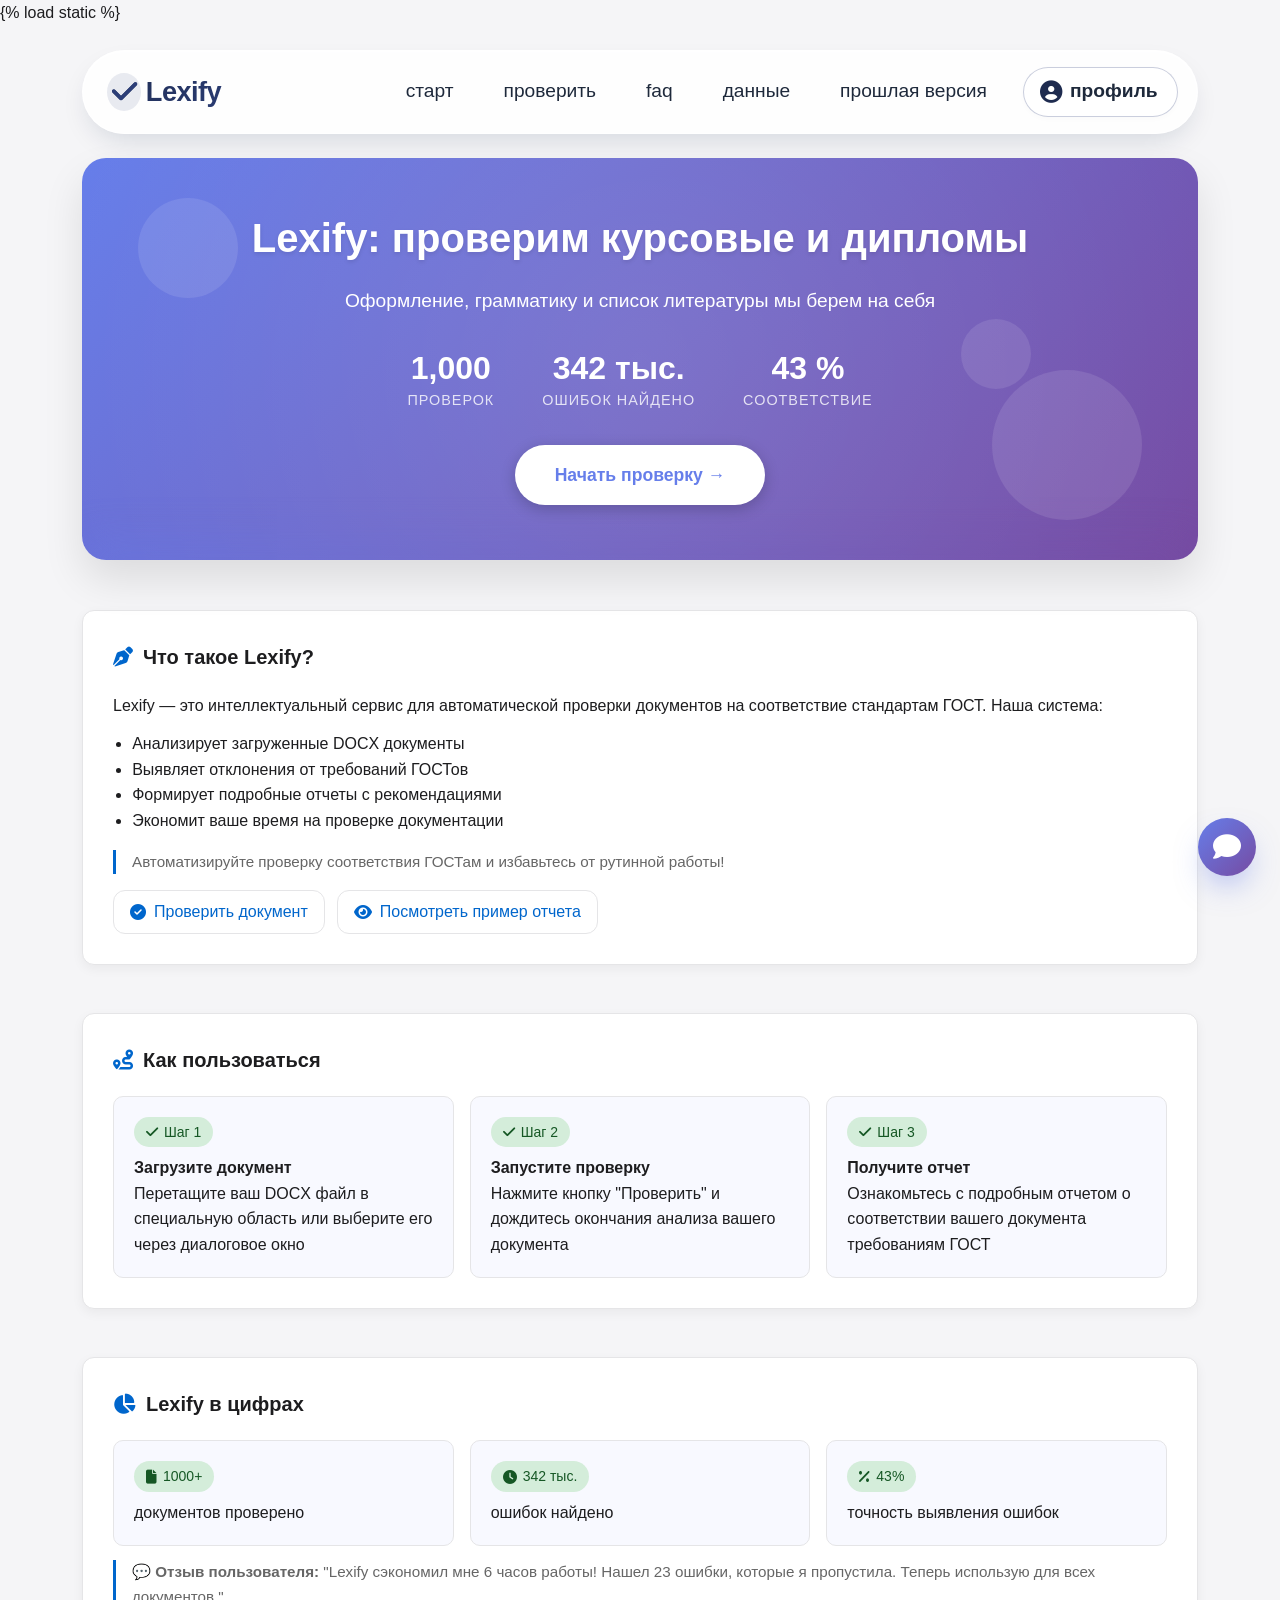
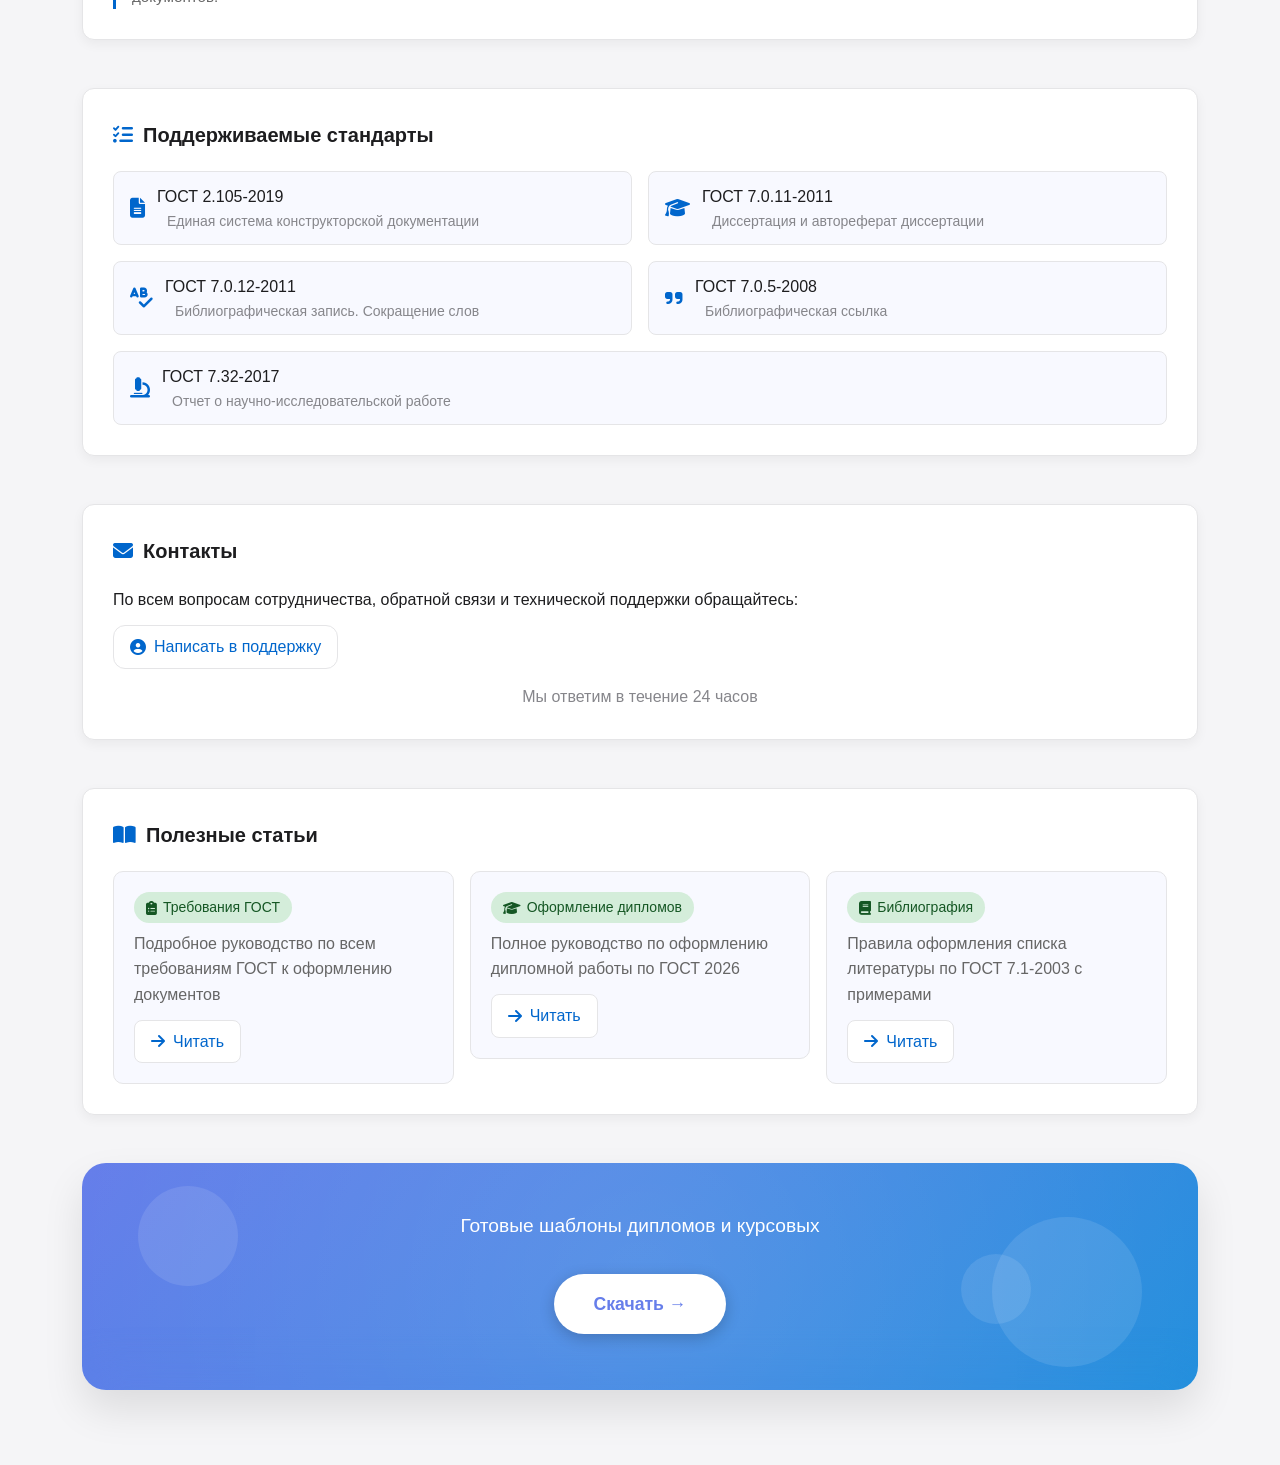
<file: djangoproject/api/templates/index.html>
<!DOCTYPE html>
<html lang="ru">

<head>
    <meta charset="UTF-8">
    <meta name="viewport" content="width=device-width, initial-scale=1.0">
    <meta name="yandex-verification" content="247f21928a1f1467" />
    <title>Lexify — Проверка документов</title>

    {% load static %}

    <link rel="manifest" href="https://check.lexiqo.ru/static/file/manifest.json" crossorigin="use-credentials" />

    <link rel="icon" type="image/x-icon" href="https://check.lexiqo.ru/static/img/fav.png">
    <link rel="apple-touch-icon" href="https://check.lexiqo.ru/static/img/fav.ico">
    <link rel="icon" type="image/svg+xml" href="https://check.lexiqo.ru/static/img/fav.svg">

    <meta name="description" content="Проверим курсовую или диплом за секунды!" />
    <meta name="application-name" content="Lexify" lang="ru" />
    <meta name="application-name" content="Lexify" lang="en" />
    <meta name="keywords" content="spellcheck,grammar,document" />
    <meta name="robots" content="index, follow" />
    <meta name="author" content="Alexander Plesovskikh" />

    <meta property="og:title" content="Lexify" />
    <meta property="og:description" content="Проверим курсовую или диплом за секунды!" />
    <meta property="og:image" content="https://check.lexiqo.ru/static/img/poster.jpg" />
    <meta property="og:url" content="https://check.lexiqo.ru" />
    <meta property="og:type" content="website" />
    <meta property="og:site_name" content="Проверим курсовую или диплом за секунды!" />
    <meta property="og:locale" content="ru" />

    <meta name="twitter:card" content="summary_large_image" />
    <meta name="twitter:title" content="Lexify" />
    <meta name="twitter:description" content="Проверим курсовую или диплом за секунды!" />
    <meta name="twitter:image" content="https://check.lexiqo.ru/static/img/poster.jpg" />

    <style>
        /* Bootstrap-like Grid System with CSS Grid */
        .grid {
            display: grid;
            grid-template-columns: repeat(12, 1fr);
            gap: 24px;
            /* Bootstrap default gutter */
        }

        /* Container */
        .container {
            width: 100%;
            padding-right: 12px;
            padding-left: 12px;
            margin-right: auto;
            margin-left: auto;
        }

        /* Responsive containers */
        @media (min-width: 576px) {
            .container {
                max-width: 540px;
            }
        }

        @media (min-width: 768px) {
            .container {
                max-width: 720px;
            }
        }

        @media (min-width: 992px) {
            .container {
                max-width: 960px;
            }
        }

        @media (min-width: 1200px) {
            .container {
                max-width: 1140px;
            }
        }

        @media (min-width: 1400px) {
            .container {
                max-width: 1320px;
            }
        }

        /* Row - grid wrapper */
        .row {
            display: grid;
            grid-template-columns: repeat(12, 1fr);
            gap: 24px;
        }

        /* Column classes */
        .col-1 {
            grid-column: span 1;
        }

        .col-2 {
            grid-column: span 2;
        }

        .col-3 {
            grid-column: span 3;
        }

        .col-4 {
            grid-column: span 4;
        }

        .col-5 {
            grid-column: span 5;
        }

        .col-6 {
            grid-column: span 6;
        }

        .col-7 {
            grid-column: span 7;
        }

        .col-8 {
            grid-column: span 8;
        }

        .col-9 {
            grid-column: span 9;
        }

        .col-10 {
            grid-column: span 10;
        }

        .col-11 {
            grid-column: span 11;
        }

        .col-12 {
            grid-column: span 12;
        }

        /* Responsive columns */
        @media (min-width: 576px) {
            .col-sm-1 {
                grid-column: span 1;
            }

            .col-sm-2 {
                grid-column: span 2;
            }

            .col-sm-3 {
                grid-column: span 3;
            }

            .col-sm-4 {
                grid-column: span 4;
            }

            .col-sm-5 {
                grid-column: span 5;
            }

            .col-sm-6 {
                grid-column: span 6;
            }

            .col-sm-7 {
                grid-column: span 7;
            }

            .col-sm-8 {
                grid-column: span 8;
            }

            .col-sm-9 {
                grid-column: span 9;
            }

            .col-sm-10 {
                grid-column: span 10;
            }

            .col-sm-11 {
                grid-column: span 11;
            }

            .col-sm-12 {
                grid-column: span 12;
            }
        }

        @media (min-width: 768px) {
            .col-md-1 {
                grid-column: span 1;
            }

            .col-md-2 {
                grid-column: span 2;
            }

            .col-md-3 {
                grid-column: span 3;
            }

            .col-md-4 {
                grid-column: span 4;
            }

            .col-md-5 {
                grid-column: span 5;
            }

            .col-md-6 {
                grid-column: span 6;
            }

            .col-md-7 {
                grid-column: span 7;
            }

            .col-md-8 {
                grid-column: span 8;
            }

            .col-md-9 {
                grid-column: span 9;
            }

            .col-md-10 {
                grid-column: span 10;
            }

            .col-md-11 {
                grid-column: span 11;
            }

            .col-md-12 {
                grid-column: span 12;
            }
        }

        @media (min-width: 992px) {
            .col-lg-1 {
                grid-column: span 1;
            }

            .col-lg-2 {
                grid-column: span 2;
            }

            .col-lg-3 {
                grid-column: span 3;
            }

            .col-lg-4 {
                grid-column: span 4;
            }

            .col-lg-5 {
                grid-column: span 5;
            }

            .col-lg-6 {
                grid-column: span 6;
            }

            .col-lg-7 {
                grid-column: span 7;
            }

            .col-lg-8 {
                grid-column: span 8;
            }

            .col-lg-9 {
                grid-column: span 9;
            }

            .col-lg-10 {
                grid-column: span 10;
            }

            .col-lg-11 {
                grid-column: span 11;
            }

            .col-lg-12 {
                grid-column: span 12;
            }
        }

        @media (min-width: 1200px) {
            .col-xl-1 {
                grid-column: span 1;
            }

            .col-xl-2 {
                grid-column: span 2;
            }

            .col-xl-3 {
                grid-column: span 3;
            }

            .col-xl-4 {
                grid-column: span 4;
            }

            .col-xl-5 {
                grid-column: span 5;
            }

            .col-xl-6 {
                grid-column: span 6;
            }

            .col-xl-7 {
                grid-column: span 7;
            }

            .col-xl-8 {
                grid-column: span 8;
            }

            .col-xl-9 {
                grid-column: span 9;
            }

            .col-xl-10 {
                grid-column: span 10;
            }

            .col-xl-11 {
                grid-column: span 11;
            }

            .col-xl-12 {
                grid-column: span 12;
            }
        }

        @media (min-width: 1400px) {
            .col-xxl-1 {
                grid-column: span 1;
            }

            .col-xxl-2 {
                grid-column: span 2;
            }

            .col-xxl-3 {
                grid-column: span 3;
            }

            .col-xxl-4 {
                grid-column: span 4;
            }

            .col-xxl-5 {
                grid-column: span 5;
            }

            .col-xxl-6 {
                grid-column: span 6;
            }

            .col-xxl-7 {
                grid-column: span 7;
            }

            .col-xxl-8 {
                grid-column: span 8;
            }

            .col-xxl-9 {
                grid-column: span 9;
            }

            .col-xxl-10 {
                grid-column: span 10;
            }

            .col-xxl-11 {
                grid-column: span 11;
            }

            .col-xxl-12 {
                grid-column: span 12;
            }
        }

        /* Auto layout columns */
        .col-auto {
            grid-column: auto;
        }

        .col {
            grid-column: auto / span 1;
        }

        /* Gutters modifiers */
        .g-0 {
            gap: 0;
        }

        .g-1 {
            gap: 4px;
        }

        .g-2 {
            gap: 8px;
        }

        .g-3 {
            gap: 16px;
        }

        .g-4 {
            gap: 24px;
        }

        .g-5 {
            gap: 48px;
        }

        .gx-0 {
            column-gap: 0;
        }

        .gx-1 {
            column-gap: 4px;
        }

        .gx-2 {
            column-gap: 8px;
        }

        .gx-3 {
            column-gap: 16px;
        }

        .gx-4 {
            column-gap: 24px;
        }

        .gx-5 {
            column-gap: 48px;
        }

        .gy-0 {
            row-gap: 0;
        }

        .gy-1 {
            row-gap: 4px;
        }

        .gy-2 {
            row-gap: 8px;
        }

        .gy-3 {
            row-gap: 16px;
        }

        .gy-4 {
            row-gap: 24px;
        }

        .gy-5 {
            row-gap: 48px;
        }

        /* Offset classes */
        .offset-1 {
            margin-left: 8.333333%;
        }

        .offset-2 {
            margin-left: 16.666667%;
        }

        .offset-3 {
            margin-left: 25%;
        }

        .offset-4 {
            margin-left: 33.333333%;
        }

        .offset-5 {
            margin-left: 41.666667%;
        }

        .offset-6 {
            margin-left: 50%;
        }

        .offset-7 {
            margin-left: 58.333333%;
        }

        .offset-8 {
            margin-left: 66.666667%;
        }

        .offset-9 {
            margin-left: 75%;
        }

        .offset-10 {
            margin-left: 83.333333%;
        }

        .offset-11 {
            margin-left: 91.666667%;
        }

        /* Responsive offsets */
        @media (min-width: 576px) {
            .offset-sm-1 {
                margin-left: 8.333333%;
            }

            .offset-sm-2 {
                margin-left: 16.666667%;
            }

            .offset-sm-3 {
                margin-left: 25%;
            }

            .offset-sm-4 {
                margin-left: 33.333333%;
            }

            .offset-sm-5 {
                margin-left: 41.666667%;
            }

            .offset-sm-6 {
                margin-left: 50%;
            }

            .offset-sm-7 {
                margin-left: 58.333333%;
            }

            .offset-sm-8 {
                margin-left: 66.666667%;
            }

            .offset-sm-9 {
                margin-left: 75%;
            }

            .offset-sm-10 {
                margin-left: 83.333333%;
            }

            .offset-sm-11 {
                margin-left: 91.666667%;
            }
        }

        @media (min-width: 768px) {
            .offset-md-1 {
                margin-left: 8.333333%;
            }

            .offset-md-2 {
                margin-left: 16.666667%;
            }

            .offset-md-3 {
                margin-left: 25%;
            }

            .offset-md-4 {
                margin-left: 33.333333%;
            }

            .offset-md-5 {
                margin-left: 41.666667%;
            }

            .offset-md-6 {
                margin-left: 50%;
            }

            .offset-md-7 {
                margin-left: 58.333333%;
            }

            .offset-md-8 {
                margin-left: 66.666667%;
            }

            .offset-md-9 {
                margin-left: 75%;
            }

            .offset-md-10 {
                margin-left: 83.333333%;
            }

            .offset-md-11 {
                margin-left: 91.666667%;
            }
        }

        @media (min-width: 992px) {
            .offset-lg-1 {
                margin-left: 8.333333%;
            }

            .offset-lg-2 {
                margin-left: 16.666667%;
            }

            .offset-lg-3 {
                margin-left: 25%;
            }

            .offset-lg-4 {
                margin-left: 33.333333%;
            }

            .offset-lg-5 {
                margin-left: 41.666667%;
            }

            .offset-lg-6 {
                margin-left: 50%;
            }

            .offset-lg-7 {
                margin-left: 58.333333%;
            }

            .offset-lg-8 {
                margin-left: 66.666667%;
            }

            .offset-lg-9 {
                margin-left: 75%;
            }

            .offset-lg-10 {
                margin-left: 83.333333%;
            }

            .offset-lg-11 {
                margin-left: 91.666667%;
            }
        }

        @media (min-width: 1200px) {
            .offset-xl-1 {
                margin-left: 8.333333%;
            }

            .offset-xl-2 {
                margin-left: 16.666667%;
            }

            .offset-xl-3 {
                margin-left: 25%;
            }

            .offset-xl-4 {
                margin-left: 33.333333%;
            }

            .offset-xl-5 {
                margin-left: 41.666667%;
            }

            .offset-xl-6 {
                margin-left: 50%;
            }

            .offset-xl-7 {
                margin-left: 58.333333%;
            }

            .offset-xl-8 {
                margin-left: 66.666667%;
            }

            .offset-xl-9 {
                margin-left: 75%;
            }

            .offset-xl-10 {
                margin-left: 83.333333%;
            }

            .offset-xl-11 {
                margin-left: 91.666667%;
            }
        }

        /* Order classes */
        .order-1 {
            order: 1;
        }

        .order-2 {
            order: 2;
        }

        .order-3 {
            order: 3;
        }

        .order-4 {
            order: 4;
        }

        .order-5 {
            order: 5;
        }

        .order-6 {
            order: 6;
        }

        .order-7 {
            order: 7;
        }

        .order-8 {
            order: 8;
        }

        .order-9 {
            order: 9;
        }

        .order-10 {
            order: 10;
        }

        .order-11 {
            order: 11;
        }

        .order-12 {
            order: 12;
        }

        /* Alignment utilities */
        .justify-content-start {
            justify-content: start;
        }

        .justify-content-end {
            justify-content: end;
        }

        .justify-content-center {
            justify-content: center;
        }

        .justify-content-between {
            justify-content: space-between;
        }

        .justify-content-around {
            justify-content: space-around;
        }

        .justify-content-evenly {
            justify-content: space-evenly;
        }

        .align-items-start {
            align-items: start;
        }

        .align-items-end {
            align-items: end;
        }

        .align-items-center {
            align-items: center;
        }

        .align-items-baseline {
            align-items: baseline;
        }

        .align-items-stretch {
            align-items: stretch;
        }

        /* No gutters */
        .row.no-gutters {
            gap: 0;
        }
    </style>
    <style>
        * {
            margin: 0;
            padding: 0;
            box-sizing: border-box;
        }

        body {
            font-family: -apple-system, BlinkMacSystemFont, 'Segoe UI', Roboto, Oxygen, Ubuntu, sans-serif;
            background-color: #f5f5f7;
            color: #1d1d1f;
            line-height: 1.6;
        }

        .containerB {
            max-width: 800px;
            margin: 0 auto;
            padding: 20px;
        }

        header {
            text-align: center;
            margin-bottom: 30px;
            padding-bottom: 20px;
        }

        .logo {
            font-size: 28px;
            font-weight: 700;
            color: #0066cc;
            margin-bottom: 10px;
        }

        .tagline {
            color: #86868b;
            font-size: 18px;
            margin-bottom: 20px;
        }

        .card {
            background: white;
            border-radius: 12px;
            padding: 30px;
            box-shadow: 0 4px 12px rgba(0, 0, 0, 0.05);
            border: 1px solid #e5e5e7;
        }

        .card-title {
            font-size: 20px;
            font-weight: 600;
            margin-bottom: 20px;
            color: #1d1d1f;
            display: flex;
            align-items: center;
            gap: 10px;
        }

        .card-title i {
            color: #0066cc;
        }

        .settings-grid {
            display: grid;
            grid-template-columns: repeat(auto-fit, minmax(200px, 1fr));
            gap: 20px;
            margin-bottom: 10px;
        }

        .setting-group {
            margin-bottom: 0px;
        }

        .setting-label {
            display: block;
            font-weight: 500;
            margin-bottom: 10px;
            color: #515154;
        }

        .select-field {
            width: 100%;
            padding: 12px 16px;
            border-radius: 8px;
            border: 1px solid #d1d1d6;
            background: #f5f5f7;
            font-size: 16px;
            color: #1d1d1f;
            cursor: pointer;
            transition: all 0.2s;
            appearance: none;
            background-image: url("data:image/svg+xml;charset=UTF-8,%3csvg xmlns='http://www.w3.org/2000/svg' viewBox='0 0 24 24' fill='none' stroke='currentColor' stroke-width='2' stroke-linecap='round' stroke-linejoin='round'%3e%3cpolyline points='6 9 12 15 18 9'%3e%3c/polyline%3e%3c/svg%3e");
            background-repeat: no-repeat;
            background-position: right 12px center;
            background-size: 16px;
        }

        .select-field:hover {
            background-color: #e5e5e7;
            border-color: #0066cc;
        }

        .select-field:focus {
            outline: none;
            border-color: #0066cc;
            box-shadow: 0 0 0 3px rgba(0, 102, 204, 0.1);
        }

        .file-upload {
            border: 2px dashed #d1d1d6;
            border-radius: 12px;
            padding: 40px 20px;
            text-align: center;
            transition: all 0.3s;
            cursor: pointer;
            margin-bottom: 20px;
        }

        .file-upload:hover {
            border-color: #0066cc;
            background: #f8f9ff;
        }

        .file-upload.dragover {
            border-color: #0066cc;
            background: #e8f1fd;
        }

        .upload-icon {
            font-size: 48px;
            color: #86868b;
            margin-bottom: 15px;
        }

        .file-input {
            display: none;
        }

        .file-list {
            margin-top: 20px;
        }

        .file-item {
            display: flex;
            align-items: center;
            justify-content: space-between;
            padding: 12px 16px;
            background: #f8f9ff;
            border-radius: 8px;
            margin-bottom: 8px;
            border: 1px solid #e5e5e7;
        }

        .file-info {
            display: flex;
            align-items: center;
            gap: 12px;
            flex: 1;
        }

        .file-icon {
            color: #0066cc;
            font-size: 20px;
        }

        .file-name {
            font-weight: 500;
            word-break: break-all;
        }

        .file-size {
            color: #86868b;
            font-size: 14px;
            margin-left: auto;
            padding-left: 10px;
        }

        .remove-file {
            background: none;
            border: none;
            color: #ff3b30;
            cursor: pointer;
            padding: 5px;
            font-size: 18px;
        }

        .button {
            background: #0066cc;
            color: white;
            border: none;
            padding: 14px 28px;
            border-radius: 10px;
            font-size: 16px;
            font-weight: 500;
            cursor: pointer;
            transition: all 0.2s;
            width: 100%;
            margin-top: 20px;
        }

        .button:hover {
            background: #0055b3;
            transform: translateY(-1px);
        }

        .button:active {
            transform: translateY(0);
        }

        .button:disabled {
            background: #c7c7cc;
            cursor: not-allowed;
            transform: none;
        }

        .button-secondary {
            background: #f5f5f7;
            color: #1d1d1f;
            border: 1px solid #d1d1d6;
        }

        .button-secondary:hover {
            background: #e5e5e7;
        }

        .result-section {
            display: none;
        }

        .result-item {
            background: #f8f9ff;
            border-radius: 10px;
            padding: 20px;
            margin-bottom: 15px;
            border: 1px solid #e5e5e7;
        }

        .result-header {
            display: flex;
            justify-content: space-between;
            align-items: center;
            margin-bottom: 15px;
        }

        .result-status {
            display: inline-flex;
            align-items: center;
            gap: 6px;
            padding: 4px 12px;
            border-radius: 20px;
            font-size: 14px;
            font-weight: 500;
        }

        .status-processing {
            background: #fff3cd;
            color: #856404;
        }

        .status-ready {
            background: #d4edda;
            color: #155724;
        }

        .result-link {
            display: inline-flex;
            align-items: center;
            gap: 8px;
            color: #0066cc;
            text-decoration: none;
            font-weight: 500;
            padding: 8px 16px;
            background: white;
            border-radius: 8px;
            border: 1px solid #e5e5e7;
            transition: all 0.2s;
        }

        .result-link:hover {
            background: #f8f9ff;
            border-color: #0066cc;
        }

        .progress-bar {
            height: 6px;
            background: #e5e5e7;
            border-radius: 3px;
            overflow: hidden;
            margin-top: 15px;
        }

        .progress-fill {
            height: 100%;
            background: #0066cc;
            width: 0%;
            transition: width 0.3s;
        }

        .status-message {
            text-align: center;
            padding: 20px;
            color: #86868b;
        }

        .loading {
            display: none;
            text-align: center;
            padding: 30px;
        }

        .spinner {
            width: 40px;
            height: 40px;
            border: 4px solid #f3f3f3;
            border-top: 4px solid #0066cc;
            border-radius: 50%;
            animation: spin 1s linear infinite;
            margin: 0 auto 20px;
        }

        @keyframes spin {
            0% {
                transform: rotate(0deg);
            }

            100% {
                transform: rotate(360deg);
            }
        }

        .notification {
            position: fixed;
            top: 20px;
            right: 20px;
            padding: 16px 24px;
            border-radius: 10px;
            background: white;
            box-shadow: 0 4px 12px rgba(0, 0, 0, 0.15);
            display: none;
            align-items: center;
            gap: 12px;
            z-index: 1000;
            max-width: 400px;
            animation: slideIn 0.3s ease;
        }

        .notification.success {
            border-left: 4px solid #34c759;
        }

        .notification.error {
            border-left: 4px solid #ff3b30;
        }

        .notification.warning {
            border-left: 4px solid #ff9500;
        }

        @keyframes slideIn {
            from {
                transform: translateX(100%);
                opacity: 0;
            }

            to {
                transform: translateX(0);
                opacity: 1;
            }
        }

        @media (max-width: 600px) {
            .containerB {
                padding: 15px;
            }

            .card {
                padding: 20px;
            }

            .settings-grid {
                grid-template-columns: 1fr;
            }
        }




        .navbar-wrapper {
            width: 100%;
            background: transparent;
            backdrop-filter: none;
            border-radius: 0;
            padding: 0;
            box-shadow: none;
            margin-bottom: 1.5rem;
            margin-top: 1.5rem;
        }

        .navbar {
            background-color: #ffffffdd;
            backdrop-filter: blur(8px);
            -webkit-backdrop-filter: blur(8px);
            border-radius: 60px;
            /* pill shape */
            padding: 0.6rem 1.2rem;
            box-shadow: 0 12px 28px -8px rgba(0, 32, 64, 0.15), inset 0 1px 2px rgba(255, 255, 255, 0.8);
            border: 1px solid rgba(255, 255, 255, 0.6);
            transition: all 0.2s ease;
        }

        .navbar-container {
            display: flex;
            align-items: center;
            justify-content: space-between;
            flex-wrap: wrap;
            width: 100%;
        }

        .brand {
            font-size: 1.7rem;
            font-weight: 650;
            letter-spacing: -0.02em;
            background: linear-gradient(135deg, #1e2b4f, #2c3e77);
            -webkit-background-clip: text;
            background-clip: text;
            color: transparent;
            padding: 0.2rem 0.8rem 0.2rem 0.3rem;
            border-radius: 40px;
            transition: all 0.2s;
            text-decoration: none;
            display: flex;
            align-items: center;
            gap: 0.3rem;
        }

        .brand i {
            font-size: 1.8rem;
            color: #2c3e77;
            background: rgba(44, 62, 119, 0.1);
            border-radius: 50%;
            padding: 0.3rem;
        }

        .nav-toggle {
            display: none;
            /* hidden on desktop */
            font-size: 1.9rem;
            color: #1e2b4f;
            background: rgba(255, 255, 255, 0.5);
            border: 1px transparent rgba(44, 62, 119, 0.2);
            width: 3.2rem;
            height: 3.2rem;
            border-radius: 50%;
            cursor: pointer;
            align-items: center;
            justify-content: center;
            transition: 0.15s;
            box-shadow: 0 4px 10px rgba(0, 0, 0, 0.02);
        }

        .nav-toggle:hover {
            background: #ffffff;
            border-color: #2c3e77;
        }

        .nav-menu {
            display: flex;
            align-items: center;
            gap: 0.5rem;
            flex-wrap: wrap;
        }

        .nav-links {
            display: flex;
            align-items: center;
            gap: 0.2rem;
            list-style: none;
            margin: 0;
            padding: 0;
            flex-wrap: wrap;
        }

        .nav-item {
            padding: 0.3rem 0.2rem;
        }

        .nav-link {
            font-size: 1.2rem;
            font-weight: 520;
            padding: 0.65rem 1.2rem;
            border-radius: 40px;
            /* rounded buttons inside navbar */
            background: transparent;
            color: #1e293b;
            text-decoration: none;
            display: inline-flex;
            align-items: center;
            gap: 0.3rem;
            transition: all 0.2s;
            white-space: nowrap;
            border: 1px solid transparent;
        }

        .nav-link i {
            font-size: 1rem;
            color: #4f5e7b;
        }

        .nav-link:hover {
            background: rgba(44, 62, 119, 0.08);
            border-color: rgba(44, 62, 119, 0.2);
            color: #0f172b;
        }

        .profile-item {
            margin-left: 0.3rem;
        }

        .profile-link {
            background: #ffffff;
            border: 1px solid rgba(44, 62, 119, 0.25);
            border-radius: 50px;
            padding: 0.55rem 1.2rem 0.55rem 1rem;
            font-weight: 550;
            gap: 0.5rem;
            box-shadow: 0 2px 6px rgba(0, 0, 0, 0.02);
        }

        .profile-link i {
            font-size: 1.4rem;
            color: #1e2b4f;
        }

        .profile-link:hover {
            background: #f5f8ff;
            border-color: #2c3e77;
        }

        @media screen and (max-width: 780px) {
            .navbar {
                border-radius: 40px;
                padding: 0.5rem 1rem;
            }

            .navbar-container {
                position: relative;
            }

            .nav-toggle {
                display: flex;
                order: 3;
            }

            .brand {
                order: 1;
                font-size: 1.5rem;
            }

            .nav-menu {
                order: 4;
                width: 100%;
                flex-direction: column;
                align-items: stretch;
                background: rgba(255, 255, 255, 0.85);
                backdrop-filter: blur(16px);
                -webkit-backdrop-filter: blur(16px);
                margin-top: 1rem;
                padding: 1rem 0.8rem;
                border-radius: 40px;
                border: 1px solid rgba(255, 255, 255, 0.8);
                display: none;
                /* hidden until toggle */
            }

            #nav-toggle-checkbox:checked~.nav-menu {
                display: flex;
            }

            .nav-links {
                flex-direction: column;
                align-items: stretch;
                width: 100%;
                gap: 0.3rem;
            }

            .nav-item {
                width: 100%;
                padding: 0.2rem 0;
            }

            .nav-link {
                width: 100%;
                justify-content: flex-start;
                padding: 0.9rem 1.5rem;
                background: rgba(255, 255, 255, 0.3);
                border: 1px solid transparent;
            }

            .profile-item {
                margin-left: 0;
                margin-top: 0.3rem;
                width: 100%;
            }

            .profile-link {
                justify-content: center;
                background: #ffffffcc;
                width: 100%;
            }
        }




        /*Banner*/

        /* Анимированный баннер для главной страницы */
        .hero-banner {
            background: linear-gradient(135deg, #667eea 0%, #764ba2 100%);
            border-radius: 24px;
            padding: 3rem 2rem;
            margin-bottom: 0rem;
            position: relative;
            overflow: hidden;
            box-shadow: 0 20px 40px rgba(0, 0, 0, 0.1);
            animation: bannerAppear 0.8s ease-out;
        }

        .blueban {
            background: linear-gradient(135deg, #667eea 0%, #2490dd 100%);
        }

        .hero-banner::before {
            content: '';
            position: absolute;
            top: -50%;
            right: -50%;
            width: 200%;
            height: 200%;
            background: radial-gradient(circle, rgba(255, 255, 255, 0.1) 0%, transparent 50%);
            animation: rotate 20s linear infinite;
        }

        .hero-banner::after {
            content: '';
            position: absolute;
            bottom: -20px;
            left: 0;
            width: 100%;
            height: 40px;
            background: inherit;
            filter: blur(20px);
            opacity: 0.4;
        }

        .banner-content {
            position: relative;
            z-index: 2;
            color: white;
            max-width: 800px;
            margin: 0 auto;
            text-align: center;
        }

        .banner-title {
            font-size: 2.5rem;
            font-weight: 700;
            margin-bottom: 1rem;
            animation: slideUp 0.6s ease-out 0.2s both;
            text-shadow: 0 2px 4px rgba(0, 0, 0, 0.1);
        }

        .banner-subtitle {
            font-size: 1.2rem;
            margin-bottom: 2rem;
            opacity: 0.9;
            animation: slideUp 0.6s ease-out 0.3s both;
        }

        .banner-stats {
            display: flex;
            justify-content: center;
            gap: 3rem;
            margin-bottom: 2rem;
            animation: slideUp 0.6s ease-out 0.4s both;
        }

        .stat-item {
            text-align: center;
        }

        .stat-number {
            font-size: 2rem;
            font-weight: 700;
            display: block;
            line-height: 1.2;
        }

        .stat-label {
            font-size: 0.9rem;
            opacity: 0.8;
            text-transform: uppercase;
            letter-spacing: 1px;
        }

        .banner-button {
            display: inline-block;
            padding: 1rem 2.5rem;
            background: white;
            color: #667eea;
            text-decoration: none;
            border-radius: 50px;
            font-weight: 600;
            font-size: 1.1rem;
            transition: all 0.3s ease;
            box-shadow: 0 4px 15px rgba(0, 0, 0, 0.2);
            animation: slideUp 0.6s ease-out 0.5s both;
            position: relative;
            overflow: hidden;
        }

        .banner-button:hover {
            transform: translateY(-2px);
            box-shadow: 0 6px 20px rgba(0, 0, 0, 0.3);
        }

        .banner-button:active {
            transform: translateY(0);
        }

        .banner-button::before {
            content: '';
            position: absolute;
            top: 50%;
            left: 50%;
            width: 0;
            height: 0;
            border-radius: 50%;
            background: rgba(102, 126, 234, 0.2);
            transform: translate(-50%, -50%);
            transition: width 0.6s, height 0.6s;
        }

        .banner-button:hover::before {
            width: 300px;
            height: 300px;
        }

        .floating-elements {
            position: absolute;
            top: 0;
            left: 0;
            width: 100%;
            height: 100%;
            pointer-events: none;
            z-index: 1;
        }

        .floating-element {
            position: absolute;
            background: rgba(255, 255, 255, 0.1);
            border-radius: 50%;
            animation: float 6s ease-in-out infinite;
        }

        .floating-element:nth-child(1) {
            width: 100px;
            height: 100px;
            top: 10%;
            left: 5%;
            animation-delay: 0s;
        }

        .floating-element:nth-child(2) {
            width: 150px;
            height: 150px;
            bottom: 10%;
            right: 5%;
            animation-delay: 2s;
        }

        .floating-element:nth-child(3) {
            width: 70px;
            height: 70px;
            top: 40%;
            right: 15%;
            animation-delay: 1s;
        }

        @keyframes bannerAppear {
            from {
                opacity: 0;
                transform: scale(0.95);
            }

            to {
                opacity: 1;
                transform: scale(1);
            }
        }

        @keyframes slideUp {
            from {
                opacity: 0;
                transform: translateY(30px);
            }

            to {
                opacity: 1;
                transform: translateY(0);
            }
        }

        @keyframes float {

            0%,
            100% {
                transform: translateY(0) rotate(0deg);
            }

            50% {
                transform: translateY(-20px) rotate(5deg);
            }
        }

        @keyframes rotate {
            from {
                transform: rotate(0deg);
            }

            to {
                transform: rotate(360deg);
            }
        }

        /* Медиа-запросы для мобильных устройств */
        @media (max-width: 768px) {
            .hero-banner {
                padding: 2rem 1rem;
            }

            .banner-title {
                font-size: 1.8rem;
            }

            .banner-stats {
                flex-direction: column;
                gap: 1rem;
            }

            .stat-item {
                text-align: center;
            }

            .floating-element {
                opacity: 0.3;
            }
        }
    </style>
    <link rel="stylesheet" href="https://cdnjs.cloudflare.com/ajax/libs/font-awesome/6.4.0/css/all.min.css">
</head>

<body>

    <div class="container">



        <div class="navbar-wrapper">

            <nav class="navbar">
                <div class="navbar-container">
                    <input type="checkbox" id="nav-toggle-checkbox" style="display: none;">

                    <a href="/" class="brand">
                        <i class="fas fa-check"></i> Lexify
                    </a>

                    <label for="nav-toggle-checkbox" class="nav-toggle" aria-label="toggle menu">
                        <i class="fas fa-bars"></i>
                    </label>

                    <div class="nav-menu">
                        <ul class="nav-links">
                            <li class="nav-item"><a href="/" class="nav-link">старт</a></li>
                            <li class="nav-item"><a href="/doc" class="nav-link">проверить</a></li>
                            <li class="nav-item"><a href="/faq" class="nav-link">faq</a></li>
                            <li class="nav-item"><a href="/stats" class="nav-link">данные</a></li>
                            <li class="nav-item"><a href="https://app.lexiqo.ru/oldcheck" class="nav-link">прошлая
                                    версия</a></li>
                        </ul>

                        <div class="profile-item">
                            <a href="/profile" class="nav-link profile-link">
                                <i class="fas fa-user-circle"></i> профиль
                            </a>
                        </div>
                    </div>
                </div>
            </nav>

        </div>


        <div style="position: fixed; bottom: 24px; right: 24px; z-index: 9999;">
            <a href="https://chat.lexiqo.ru"
                style="display: flex; align-items: center; justify-content: center; width: 58px; height: 58px; background: linear-gradient(135deg, #667eea 0%, #764ba2 100%); border-radius: 50%; cursor: pointer; transition: all 0.3s cubic-bezier(0.175, 0.885, 0.32, 1.275); box-shadow: 0 15px 30px -8px rgba(102, 126, 234, 0.5); text-decoration: none;"
                onmouseover="this.style.transform='scale(1.12) rotate(5deg)'; this.style.boxShadow='0 20px 35px -5px rgba(102, 126, 234, 0.7)'"
                onmouseout="this.style.transform='scale(1) rotate(0deg)'; this.style.boxShadow='0 15px 30px -8px rgba(102, 126, 234, 0.5)'"
                target="_blank" rel="noopener noreferrer">
                <i class="fas fa-comment" style="font-size: 28px; color: white;"></i>
            </a>
        </div>




        <div class="row">


            <!-- Анимированный баннер для главной страницы - вставьте после navbar-wrapper или в начало .row -->
            <div class="col-12">
                <div class="hero-banner">
                    <div class="floating-elements">
                        <div class="floating-element"></div>
                        <div class="floating-element"></div>
                        <div class="floating-element"></div>
                    </div>
                    <div class="banner-content">
                        <h1 class="banner-title">Lexify: проверим курсовые и дипломы</h1>
                        <p class="banner-subtitle">Оформление, грамматику и список литературы мы берем на себя</p>
                        <div class="banner-stats">
                            <div class="stat-item">
                                <span class="stat-number">1,000</span>
                                <span class="stat-label">проверок</span>
                            </div>
                            <div class="stat-item">
                                <span class="stat-number">342 тыс.</span>
                                <span class="stat-label">ошибок найдено</span>
                            </div>
                            <div class="stat-item">
                                <span class="stat-number">43 %</span>
                                <span class="stat-label">соответствие</span>
                            </div>
                        </div>
                        <a href="/doc" class="banner-button">Начать проверку →</a>
                    </div>
                </div>
            </div>

            <br>




            <div class="col-12 col-md-6" style="margin-bottom: 1.5rem;" hidden>
                <div class="card">
                    <div class="card-title"><i class="fas fa-ruler"></i> Типы проверяемых документов</div>
                    <ul style="list-style: none; padding: 0; margin: 0;">
                        <li style="padding: 0.4rem 0; border-bottom: 1px solid #eee;"><i class="fas fa-file"
                                style="color:#0066cc; width: 1.8rem;"></i> Курсовые работы</li>
                        <li style="padding: 0.4rem 0; border-bottom: 1px solid #eee;"><i class="fas fa-arrows-alt-h"
                                style="color:#0066cc; width: 1.8rem;"></i> Дипломы</li>
                        <li style="padding: 0.4rem 0; border-bottom: 1px solid #eee;"><i class="fas fa-font"
                                style="color:#0066cc; width: 1.8rem;"></i> Научные статьи</li>
                        <li style="padding: 0.4rem 0; border-bottom: 1px solid transparent;"><i class="fas fa-paragraph"
                                style="color:#0066cc; width: 1.8rem;"></i> Отчеты по практике</li>
                    </ul>
                </div>
            </div>

            <div class="col-12 col-md-6" style="margin-bottom: 1.5rem;" hidden>
                <div class="card">
                    <div class="card-title"><i class="fas fa-ruler"></i> Форматы цитирования</div>
                    <ul style="list-style: none; padding: 0; margin: 0;">
                        <li style="padding: 0.4rem 0; border-bottom: 1px solid #eee;"><i class="fas fa-file"
                                style="color:#0066cc; width: 1.8rem;"></i> ГОСТ</li>
                        <li style="padding: 0.4rem 0; border-bottom: 1px solid #eee;"><i class="fas fa-arrows-alt-h"
                                style="color:#0066cc; width: 1.8rem;"></i> Elsevier</li>
                        <li style="padding: 0.4rem 0; border-bottom: 1px solid #eee;"><i class="fas fa-font"
                                style="color:#0066cc; width: 1.8rem;"></i> IEEE</li>
                        <li style="padding: 0.4rem 0; border-bottom: 1px solid #eee;"><i class="fas fa-paragraph"
                                style="color:#0066cc; width: 1.8rem;"></i> MDPI и др.</li>
                    </ul>
                </div>
            </div>

            <div class="col-12 col-lg-6" style="margin-bottom: 2rem;" hidden>
                <div class="card">
                    <div class="card-title"><i class="fas fa-file-contract"></i> Типы проверяемых документов</div>
                    <div class="settings-grid">
                        <div class="setting-group">
                            <label class="setting-label"><i class="fas fa-bookmark"></i> Курсовые работы</label>
                            <label class="setting-label"><i class="fas fa-bookmark"></i> Дипломы</label>
                            <label class="setting-label"><i class="fas fa-bookmark"></i> Научные статьи</label>
                            <label class="setting-label"><i class="fas fa-bookmark"></i> Отчеты по практике</label>
                        </div>
                    </div>
                </div>
            </div>


        </div>


        <div class="row">
            <!-- карточка: совет по оформлению (полная ширина) -->
            <div class="col-12" hidden>
                <div class="card">
                    <div class="card-title"><i class="fas fa-lightbulb"></i> Совет дня</div>
                    <p style="margin-bottom: 0.5rem;"><strong>Оформляйте диплом по ходу работы, а не в последний
                            день.</strong> Поверьте, это сэкономит вам нервы и время.</p>
                    <p
                        style="color: #666; font-size: 0.95rem; border-left: 3px solid #0066cc; padding-left: 1rem; margin-top: 0.8rem;">
                        Я видел десятки дипломов с блестящим содержанием, которые отправили на доработку из-за
                        неправильных отступов в 5 мм. 😥</p>
                </div>
            </div>


            <!-- Технические параметры + Объем работы + Структура в ряд по 4 колонки -->
            <div class="col-12 col-md-6" hidden>
                <div class="card">
                    <div class="card-title"><i class="fas fa-ruler"></i> Технические параметры</div>
                    <ul style="list-style: none; padding: 0; margin: 0;">
                        <li style="padding: 0.4rem 0; border-bottom: 1px solid #eee;"><i class="fas fa-file"
                                style="color:#0066cc; width: 1.8rem;"></i> <strong>Формат:</strong> А4, книжная</li>
                        <li style="padding: 0.4rem 0; border-bottom: 1px solid #eee;"><i class="fas fa-arrows-alt-h"
                                style="color:#0066cc; width: 1.8rem;"></i> <strong>Поля:</strong> левое 30, правое 10,
                            верх/низ 20 мм</li>
                        <li style="padding: 0.4rem 0; border-bottom: 1px solid #eee;"><i class="fas fa-font"
                                style="color:#0066cc; width: 1.8rem;"></i> <strong>Шрифт:</strong> Times New Roman, 14
                            пт</li>
                        <li style="padding: 0.4rem 0; border-bottom: 1px solid #eee;"><i class="fas fa-paragraph"
                                style="color:#0066cc; width: 1.8rem;"></i> <strong>Интервал:</strong> 1,5 / отступ
                            первой строки 1,25 см</li>
                        <li style="padding: 0.4rem 0;"><i class="fas fa-align-left"
                                style="color:#0066cc; width: 1.8rem;"></i> <strong>Выравнивание:</strong> по ширине, с
                            переносами</li>
                    </ul>
                </div>
            </div>

            <div class="col-12 col-md-6" hidden>
                <div class="card">
                    <div class="card-title"><i class="fas fa-book"></i> Объем работы</div>
                    <div style="display: flex; flex-direction: column; gap: 0.8rem;">
                        <div><span
                                style="background: #e8f1fd; padding: 0.3rem 0.8rem; border-radius: 20px; font-weight: 600;">Бакалавриат</span>
                            — 50–70 стр.</div>
                        <div><span
                                style="background: #e8f1fd; padding: 0.3rem 0.8rem; border-radius: 20px; font-weight: 600;">Специалитет</span>
                            — 70–90 стр.</div>
                        <div><span
                                style="background: #e8f1fd; padding: 0.3rem 0.8rem; border-radius: 20px; font-weight: 600;">Магистратура</span>
                            — 80–100 стр.</div>
                    </div>
                </div>
            </div>

            <div class="col-12 col-md-12" hidden>
                <div class="card">
                    <div class="card-title"><i class="fas fa-sitemap"></i> Структура диплома</div>
                    <ul style="padding-left: 1.2rem; margin: 0;">
                        <li>Титульный лист</li>
                        <li>Задание на диплом</li>
                        <li>Содержание</li>
                        <li>Введение</li>
                        <li>Основная часть (2–4 главы)</li>
                        <li>Заключение</li>
                        <li>Список источников</li>
                        <li>Приложения (если есть)</li>
                    </ul>
                </div>
            </div>

            <!-- Ключевые разделы: Введение + Глава 1 + Глава 2 + Глава 3 + Заключение в ряд (по 4-4-4?) 
         но чтобы были компактно, используем колонки по 4, тогда поместится 3 в ряд. 
         Сделаем: Введение (col-4), Глава 1 (col-4), Глава 2 (col-4) — первый ряд.
         Второй ряд: Глава 3 (col-4), Заключение (col-4) — и можно с чем-то ещё, но у нас остаётся Нумерация, Ошибки, Советы — их тоже пустим рядами. 
         Логично сгруппировать: 
         Ряд1: Введение, Глава1, Глава2
         Ряд2: Глава3, Заключение, Нумерация
         Ряд3: Ошибки (col-6), Советы к защите (col-3), Техсоветы (col-3)
         Ряд4: FAQ (col-6) + что-то ещё? У нас есть еще карточки "Ошибки", "Советы к защите", "Техсоветы", "FAQ". 
         Сделаем красиво: 
    -->

            <!-- Ряд: Введение, Глава 1, Глава 2 -->
            <div class="col-12 col-md-12" hidden>
                <div class="card">
                    <div class="card-title"><i class="fas fa-info-circle"></i> Введение (3–5 стр.)</div>
                    <div style="font-size: 0.95rem; columns: 2 180px; column-gap: 1.5rem;">
                        <span>✔ Актуальность<br>✔ Степень разработанности<br>✔ Цель работы<br>✔ Задачи<br>✔ Объект и
                            предмет<br>✔ Методы<br>✔ Практическая значимость<br>✔ Структура работы</span>
                    </div>
                </div>
            </div>

            <div class="col-12 col-md-4" hidden>
                <div class="card">
                    <div class="card-title"><i class="fas fa-flask"></i> Глава 1 — Теоретическая</div>
                    <ul style="margin: 0; padding-left: 1.2rem;">
                        <li>Анализ литературы</li>
                        <li>Теоретические основы</li>
                        <li>Понятийный аппарат</li>
                        <li>Классификации и типологии</li>
                    </ul>
                </div>
            </div>

            <div class="col-12 col-md-4" hidden>
                <div class="card">
                    <div class="card-title"><i class="fas fa-chart-bar"></i> Глава 2 — Аналитическая</div>
                    <ul style="margin: 0; padding-left: 1.2rem;">
                        <li>Характеристика объекта</li>
                        <li>Анализ текущего состояния</li>
                        <li>Выявление проблем</li>
                        <li>Анализ факторов влияния</li>
                    </ul>
                </div>
            </div>

            <!-- Ряд: Глава 3, Заключение, Нумерация -->
            <div class="col-12 col-md-4" hidden>
                <div class="card">
                    <div class="card-title"><i class="fas fa-tools"></i> Глава 3 — Проектная</div>
                    <ul style="margin: 0; padding-left: 1.2rem;">
                        <li>Разработка предложений</li>
                        <li>Обоснование решений</li>
                        <li>Расчет эффективности</li>
                        <li>Оценка рисков</li>
                    </ul>
                </div>
            </div>

            <div class="col-12 col-md-12" hidden>
                <div class="card">
                    <div class="card-title"><i class="fas fa-check-double"></i> Заключение (3–5 стр.)</div>
                    <ul style="margin: 0; padding-left: 1.2rem;">
                        <li>Итоги исследования</li>
                        <li>Основные выводы</li>
                        <li>Достижение цели</li>
                        <li>Практическая значимость</li>
                        <li>Перспективы дальнейших исследований</li>
                    </ul>
                </div>
            </div>

            <div class="col-12 col-md-12" hidden>
                <div class="card">
                    <div class="card-title"><i class="fas fa-hashtag"></i> Нумерация и оформление</div>
                    <ul style="margin: 0; padding-left: 1.2rem;">
                        <li><strong>Страницы:</strong> правый верхний угол, титул без номера</li>
                        <li><strong>Разделы:</strong> 1, 2, 1.1, 1.1.1 (введение и заключение не нумеруются)</li>
                        <li><strong>Таблицы:</strong> название сверху, шрифт до 12 пт</li>
                        <li><strong>Рисунки:</strong> подпись снизу, центрирование</li>
                        <li><strong>Приложения:</strong> с новой страницы, буквами А, Б, В</li>
                        <li><strong>Ссылки:</strong> в квадратных скобках [1], [2, с. 15]</li>
                    </ul>
                </div>
            </div>

            <!-- Ряд: Частые ошибки (col-6) + Подготовка к защите (col-3) + Технические советы (col-3) -->
            <div class="col-12 col-md-12" hidden>
                <div class="card">
                    <div class="card-title"><i class="fas fa-exclamation-triangle" style="color:#ff9500;"></i> Топ‑10
                        ошибок</div>
                    <ol style="margin: 0; padding-left: 1.2rem; font-size: 0.95rem; columns: 2; column-gap: 2rem;">
                        <li>Неправильные поля</li>
                        <li>Ошибки в титуле</li>
                        <li>Неверная нумерация</li>
                        <li>Оглавление не совпадает</li>
                        <li>Список не по алфавиту</li>
                        <li>Нет ссылок</li>
                        <li>Неправильные подписи</li>
                        <li>Неполное введение</li>
                        <li>Шрифт Arial</li>
                        <li>Плагиат</li>
                    </ol>
                </div>
            </div>

            <div class="col-12 col-md-6" hidden>
                <div class="card">
                    <div class="card-title"><i class="fas fa-shield-alt"></i> К защите</div>
                    <ul style="margin: 0; padding-left: 1.2rem;">
                        <li>Презентация 10–15 сл.</li>
                        <li>Доклад 7–10 мин</li>
                        <li>Отзыв руководителя</li>
                        <li>Рецензия (спец/магистр)</li>
                        <li>Ответы на вопросы</li>
                        <li>Проверка плагиата</li>
                        <li>Требования вуза</li>
                    </ul>
                </div>
            </div>

            <div class="col-12 col-md-6" hidden>
                <div class="card">
                    <div class="card-title"><i class="fas fa-laptop"></i> Техсоветы</div>
                    <ul style="margin: 0; padding-left: 1.2rem;">
                        <li>Оформляйте сразу</li>
                        <li>Стили Word</li>
                        <li>Резервные копии</li>
                        <li>Консультации</li>
                        <li>Проверять несколько раз</li>
                    </ul>
                </div>
            </div>

            <!-- Ряд: FAQ (col-6) + можно добавить что-то ещё, но для симметрии пусть FAQ займёт 6, и пустое место? 
         Но у нас есть еще "Технические параметры" уже использованы, поэтому просто FAQ на полную? 
         Сделаем FAQ на 6, а справа можно поместить например "Полезные ресурсы" или оставить так. 
         Поскольку информации больше нет, сделаем FAQ на 12, но выглядит хорошо на 6 с центровкой offset-3? 
         Лучше на 12, чтобы не было пустоты: 
    -->
            <div class="col-12" style="margin-bottom: 2rem;" hidden>
                <div class="card">
                    <div class="card-title"><i class="fas fa-question-circle"></i> Часто задаваемые вопросы</div>
                    <div
                        style="display: grid; grid-template-columns: repeat(auto-fit, minmax(250px, 1fr)); gap: 1.5rem;">
                        <div><strong>Процент оригинальности?</strong><br>≈70% (бакалавр), ≈80% (магистр).</div>
                        <div><strong>Цветные рисунки?</strong><br>Да, но учтите ч/б печать.</div>
                        <div><strong>Интернет-источники?</strong><br>Да, с URL и датой. Не более 30%.</div>
                        <div><strong>Оформление формул?</strong><br>Отдельная строка, центрирование, нумерация справа.
                        </div>
                    </div>
                </div>
            </div>



            <div class="col-12" style="margin-bottom: 1.5rem;">
                <div class="card">
                    <div class="card-title"><i class="fas fa-pen-nib"></i> Что такое Lexify?</div>

                    <p style="margin-bottom: 0.8rem;">
                        Lexify — это интеллектуальный сервис для автоматической проверки документов на соответствие
                        стандартам ГОСТ. Наша система:
                    </p>

                    <ul style="padding-left: 1.2rem; margin: 0 0 1rem 0;">
                        <li>Анализирует загруженные DOCX документы</li>
                        <li>Выявляет отклонения от требований ГОСТов</li>
                        <li>Формирует подробные отчеты с рекомендациями</li>
                        <li>Экономит ваше время на проверке документации</li>
                    </ul>

                    <p
                        style="color: #666; font-size: 0.95rem; border-left: 3px solid #0066cc; padding-left: 1rem; margin-top: 0.8rem;">
                        Автоматизируйте проверку соответствия ГОСТам и избавьтесь от рутинной работы!
                    </p>

                    <div style="display:flex; gap:12px; flex-wrap:wrap; margin-top: 16px;">
                        <a href="/doc" class="result-link" style="border-radius: 12px;">
                            <i class="fas fa-check-circle"></i> Проверить документ
                        </a>
                        <a href="/static/file/Отчет о проверке сервиса Lexify.pdf" target="_blank" class="result-link"
                            style="border-radius: 12px;">
                            <i class="fas fa-eye"></i> Посмотреть пример отчета
                        </a>
                    </div>
                </div>
            </div>


            <div class="col-12" style="margin-bottom: 1.5rem;">
                <div class="card">
                    <div class="card-title"><i class="fas fa-route"></i> Как пользоваться</div>

                    <div class="row" style="gap: 16px;">
                        <div class="col-12 col-md-4">
                            <div class="result-item" style="margin:0;">
                                <div class="result-header" style="margin-bottom: 8px;">
                                    <span class="result-status status-ready pill-gradient"><i class="fas fa-check"></i>
                                        Шаг 1</span>
                                </div>
                                <strong>Загрузите документ</strong>
                                <p>
                                    Перетащите ваш DOCX файл в специальную область или выберите его через диалоговое
                                    окно
                                </p>
                            </div>
                        </div>

                        <div class="col-12 col-md-4">
                            <div class="result-item" style="margin:0;">
                                <div class="result-header" style="margin-bottom: 8px;">
                                    <span class="result-status status-ready pill-gradient"><i class="fas fa-check"></i>
                                        Шаг 2</span>
                                </div>
                                <strong>Запустите проверку</strong>
                                <p>
                                    Нажмите кнопку "Проверить" и дождитесь окончания анализа вашего документа
                                </p>
                            </div>
                        </div>

                        <div class="col-12 col-md-4">
                            <div class="result-item" style="margin:0;">
                                <div class="result-header" style="margin-bottom: 8px;">
                                    <span class="result-status status-ready pill-gradient"><i class="fas fa-check"></i>
                                        Шаг 3</span>
                                </div>
                                <strong>Получите отчет</strong>
                                <p>
                                    Ознакомьтесь с подробным отчетом о соответствии вашего документа требованиям ГОСТ
                                </p>
                            </div>
                        </div>
                    </div>
                </div>
            </div>


            <div class="col-12" style="margin-bottom: 1.5rem;">
                <div class="card">
                    <div class="card-title"><i class="fas fa-chart-pie"></i> Lexify в цифрах</div>

                    <div class="row" style="gap: 16px;">
                        <div class="col-12 col-md-4">
                            <div class="result-item" style="margin:0;">
                                <div class="result-header" style="margin-bottom: 8px;">
                                    <span class="result-status status-ready pill-gradient"><i class="fas fa-file"></i>
                                        1000+</span>
                                </div>
                                <p>документов проверено</p>
                            </div>
                        </div>

                        <div class="col-12 col-md-4">
                            <div class="result-item" style="margin:0;">
                                <div class="result-header" style="margin-bottom: 8px;">
                                    <span class="result-status status-ready pill-gradient"><i class="fas fa-clock"></i>
                                        342 тыс.</span>
                                </div>
                                <p>ошибок найдено</p>
                            </div>
                        </div>

                        <div class="col-12 col-md-4">
                            <div class="result-item" style="margin:0;">
                                <div class="result-header" style="margin-bottom: 8px;">
                                    <span class="result-status status-ready pill-gradient"><i
                                            class="fas fa-percent"></i> 43%</span>
                                </div>
                                <p>точность выявления ошибок</p>
                            </div>
                        </div>
                    </div>

                    <p
                        style="margin-top: 14px; color: #666; font-size: 0.95rem; border-left: 3px solid #0066cc; padding-left: 1rem;">
                        <strong>💬 Отзыв пользователя:</strong> "Lexify сэкономил мне 6 часов работы! Нашел 23 ошибки,
                        которые я пропустила. Теперь использую для всех документов."
                    </p>
                </div>
            </div>


            <div class="col-12" style="margin-bottom: 1.5rem;">
                <div class="card">
                    <div class="card-title"><i class="fas fa-list-check"></i> Поддерживаемые стандарты</div>

                    <div class="row" style="gap: 16px;">
                        <div class="col-12 col-md-6">
                            <div class="file-item" style="margin:0;">
                                <div class="file-info">
                                    <i class="fas fa-file-lines file-icon"></i>
                                    <div>
                                        <div class="file-name">ГОСТ 2.105-2019</div>
                                        <div class="file-size">Единая система конструкторской документации</div>
                                    </div>
                                </div>
                            </div>
                        </div>

                        <div class="col-12 col-md-6">
                            <div class="file-item" style="margin:0;">
                                <div class="file-info">
                                    <i class="fas fa-graduation-cap file-icon"></i>
                                    <div>
                                        <div class="file-name">ГОСТ 7.0.11-2011</div>
                                        <div class="file-size">Диссертация и автореферат диссертации</div>
                                    </div>
                                </div>
                            </div>
                        </div>

                        <div class="col-12 col-md-6">
                            <div class="file-item" style="margin:0;">
                                <div class="file-info">
                                    <i class="fas fa-spell-check file-icon"></i>
                                    <div>
                                        <div class="file-name">ГОСТ 7.0.12-2011</div>
                                        <div class="file-size">Библиографическая запись. Сокращение слов</div>
                                    </div>
                                </div>
                            </div>
                        </div>

                        <div class="col-12 col-md-6">
                            <div class="file-item" style="margin:0;">
                                <div class="file-info">
                                    <i class="fas fa-quote-right file-icon"></i>
                                    <div>
                                        <div class="file-name">ГОСТ 7.0.5-2008</div>
                                        <div class="file-size">Библиографическая ссылка</div>
                                    </div>
                                </div>
                            </div>
                        </div>

                        <div class="col-12">
                            <div class="file-item" style="margin:0;">
                                <div class="file-info">
                                    <i class="fas fa-microscope file-icon"></i>
                                    <div>
                                        <div class="file-name">ГОСТ 7.32-2017</div>
                                        <div class="file-size">Отчет о научно-исследовательской работе</div>
                                    </div>
                                </div>
                            </div>
                        </div>
                    </div>

                </div>
            </div>


            <div class="col-12" style="margin-bottom: 1.5rem;">
                <div class="card">
                    <div class="card-title"><i class="fas fa-envelope"></i> Контакты</div>

                    <p style="margin-bottom: 0.8rem;">
                        По всем вопросам сотрудничества, обратной связи и технической поддержки обращайтесь:
                    </p>

                    <a href="mailto:lexiqo_app@mail.ru" target="_blank" class="result-link"
                        style="border-radius: 12px;">
                        <i class="fas fa-user-circle"></i> Написать в поддержку
                    </a>

                    <p style="text-align: center; margin-top: 15px; color: #86868b;">
                        Мы ответим в течение 24 часов
                    </p>
                </div>
            </div>


            <div class="col-12" style="margin-bottom: 1.5rem;">
                <div class="card">
                    <div class="card-title"><i class="fas fa-book-open"></i> Полезные статьи</div>

                    <div class="row" style="gap: 16px;">
                        <div class="col-12 col-md-4">
                            <div class="result-item" style="margin:0;">
                                <div class="result-header" style="margin-bottom: 8px;">
                                    <span class="result-status status-ready"><i class="fas fa-clipboard-list"></i>
                                        Требования ГОСТ</span>
                                </div>
                                <p style="color:#666;">Подробное руководство по всем требованиям ГОСТ к оформлению
                                    документов</p>
                                <a href="/gost" class="result-link" style="margin-top: 12px; display: inline-flex;">
                                    <i class="fas fa-arrow-right"></i> Читать
                                </a>
                            </div>
                        </div>

                        <div class="col-12 col-md-4">
                            <div class="result-item" style="margin:0;">
                                <div class="result-header" style="margin-bottom: 8px;">
                                    <span class="result-status status-ready"><i class="fas fa-graduation-cap"></i>
                                        Оформление дипломов</span>
                                </div>
                                <p style="color:#666;">Полное руководство по оформлению дипломной работы по ГОСТ 2026
                                </p>
                                <a href="/diploma" class="result-link" style="margin-top: 12px; display: inline-flex;">
                                    <i class="fas fa-arrow-right"></i> Читать
                                </a>
                            </div>
                        </div>

                        <div class="col-12 col-md-4">
                            <div class="result-item" style="margin:0;">
                                <div class="result-header" style="margin-bottom: 8px;">
                                    <span class="result-status status-ready"><i class="fas fa-book"></i>
                                        Библиография</span>
                                </div>
                                <p style="color:#666;">Правила оформления списка литературы по ГОСТ 7.1-2003 с примерами
                                </p>
                                <a href="/bibliography" class="result-link"
                                    style="margin-top: 12px; display: inline-flex;">
                                    <i class="fas fa-arrow-right"></i> Читать
                                </a>
                            </div>
                        </div>


                    </div>

                </div>
            </div>


            <div class="col-12">
                <div class="hero-banner blueban">
                    <div class="floating-elements">
                        <div class="floating-element"></div>
                        <div class="floating-element"></div>
                        <div class="floating-element"></div>
                    </div>
                    <div class="banner-content">
                        <p class="banner-subtitle">Готовые шаблоны дипломов и курсовых</p>
                        <a href="/templates" class="banner-button">Скачать →</a>
                    </div>
                </div>
            </div>

            <br>

            <br>




        </div>







    </div>





    <script>

    </script>
</body>

</html>
</file>
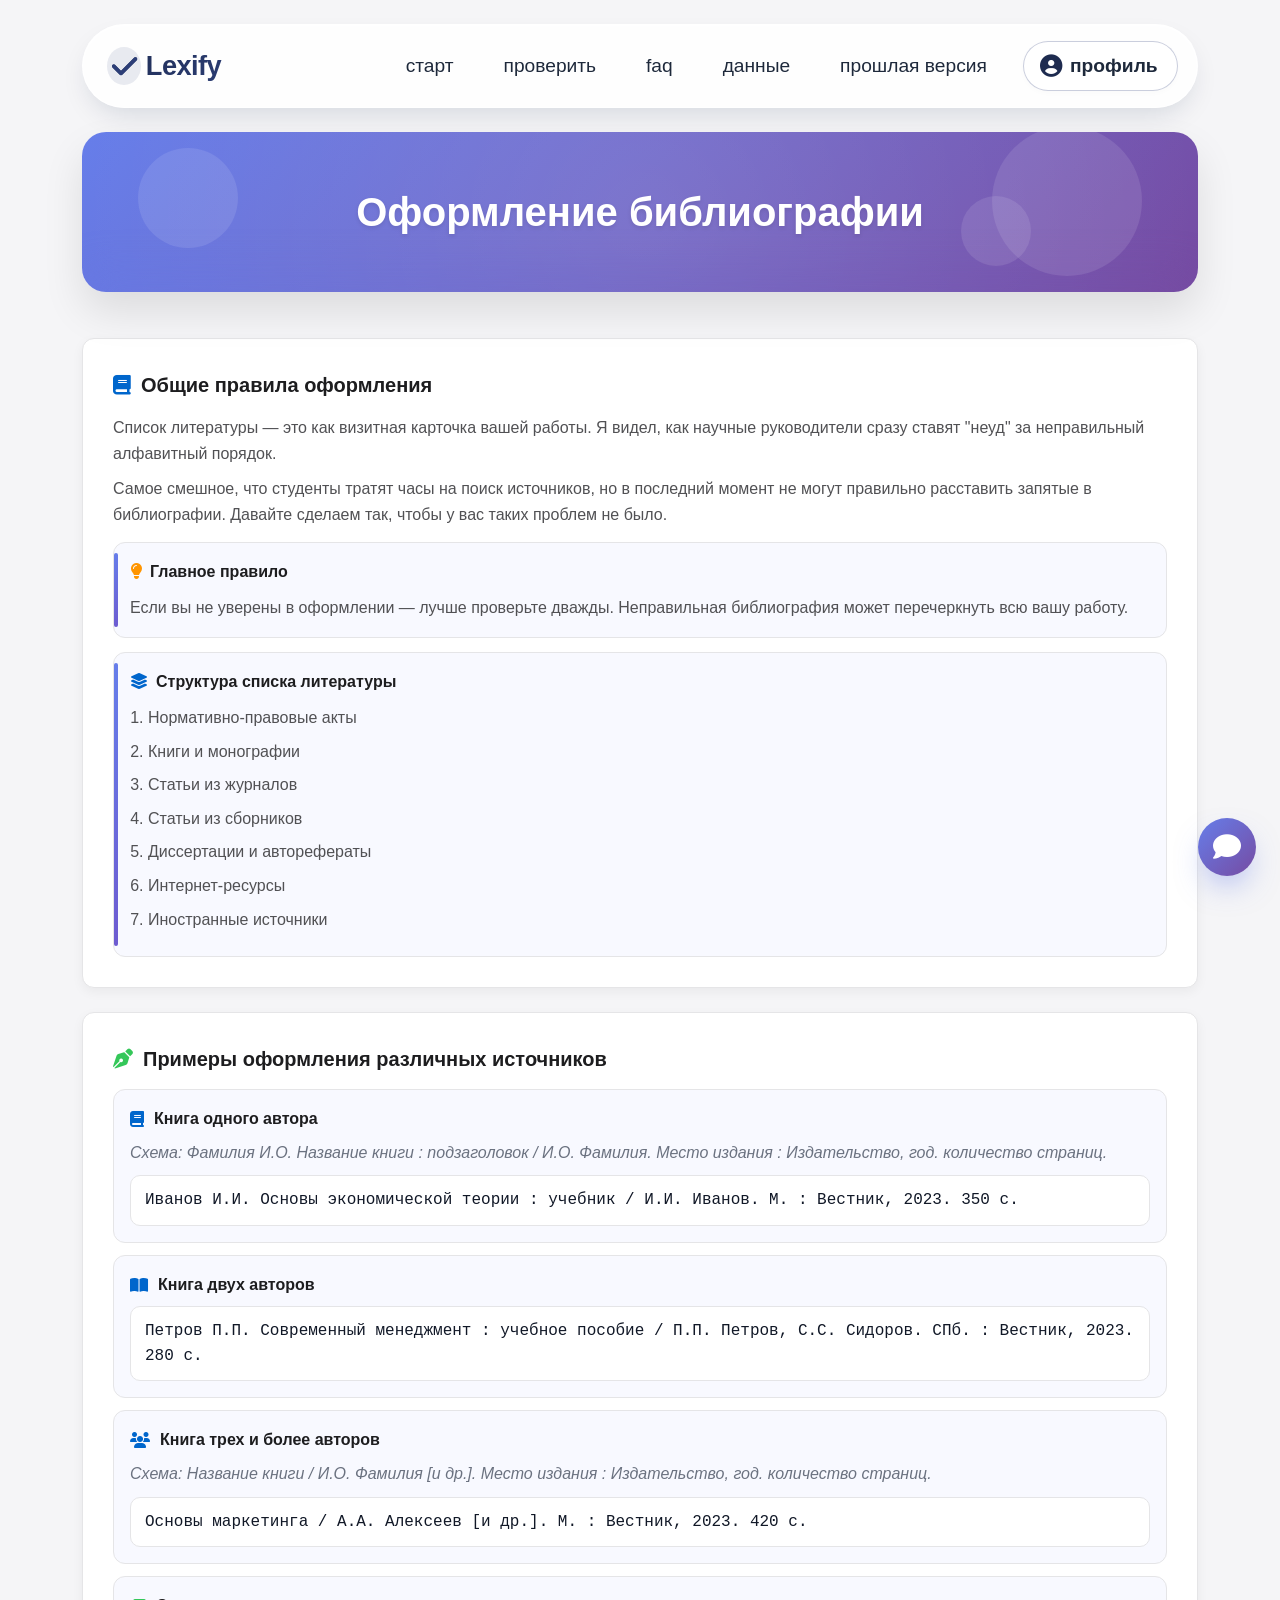
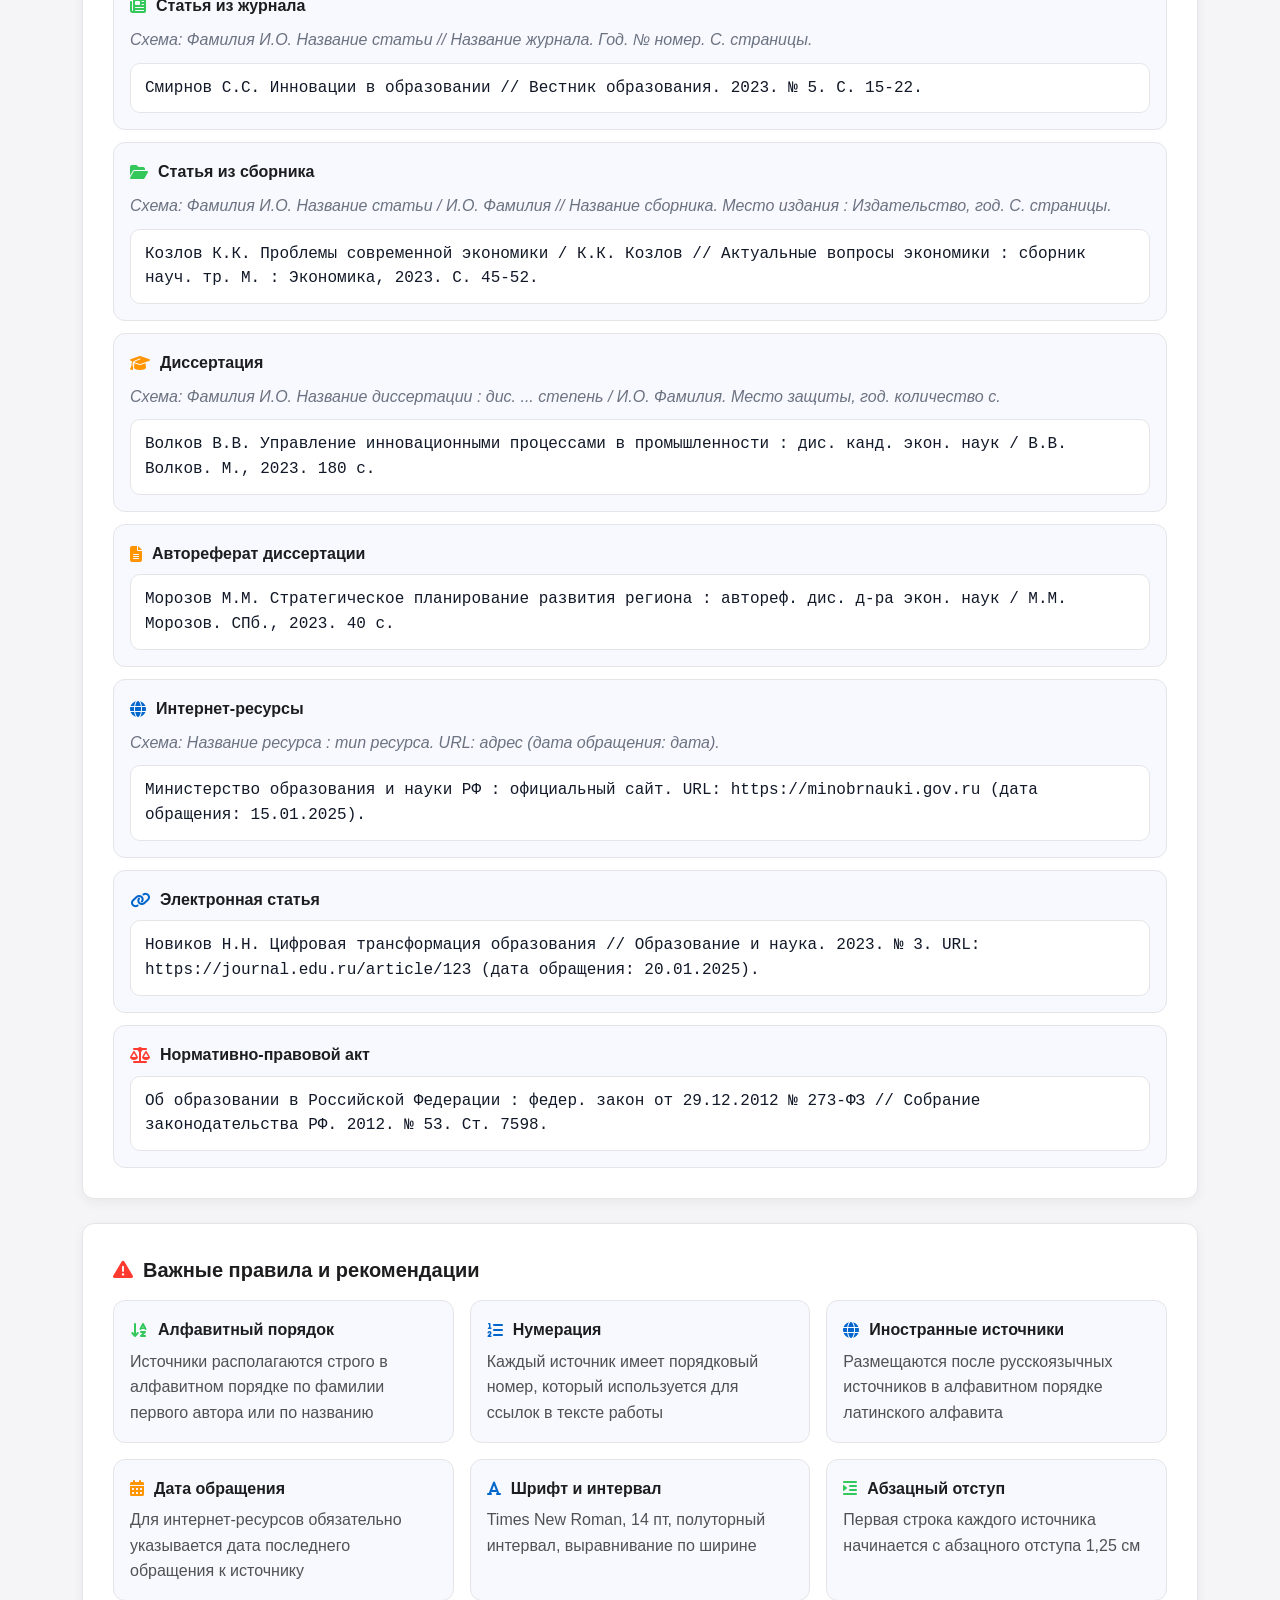
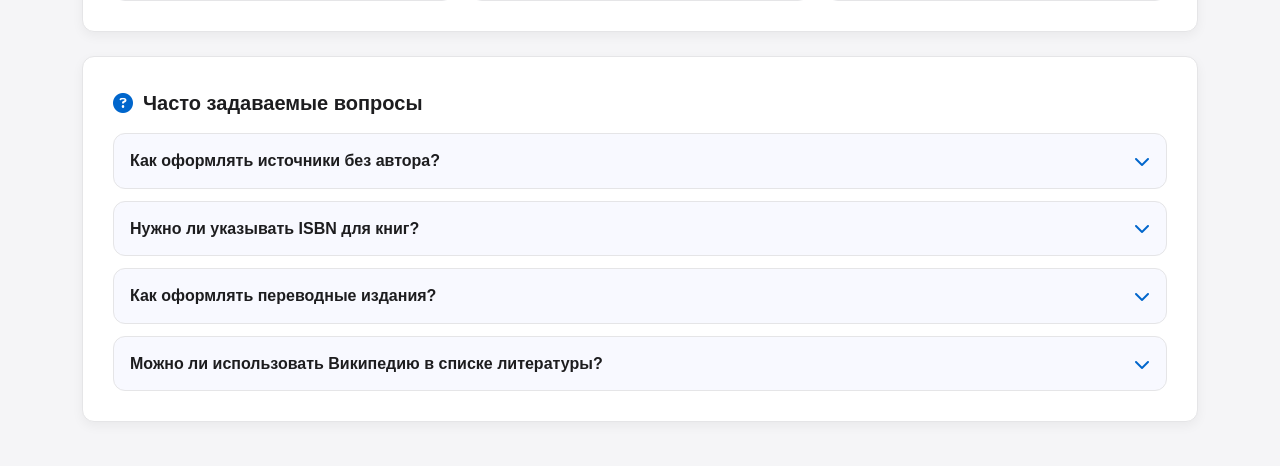
<file: djangoproject/api/templates/bibliography.html>
<!DOCTYPE html>
<html lang="ru">

<head>
  <meta charset="UTF-8">
  <meta name="viewport" content="width=device-width, initial-scale=1.0">
  <meta name="yandex-verification" content="247f21928a1f1467" />
  <title>Lexify — Проверка документов</title>



  <link rel="manifest" href="https://check.lexiqo.ru/static/file/manifest.json" crossorigin="use-credentials" />

  <link rel="icon" type="image/x-icon" href="https://check.lexiqo.ru/static/img/fav.png">
  <link rel="apple-touch-icon" href="https://check.lexiqo.ru/static/img/fav.ico">
  <link rel="icon" type="image/svg+xml" href="https://check.lexiqo.ru/static/img/fav.svg">

  <meta name="description" content="Проверим курсовую или диплом за секунды!" />
  <meta name="application-name" content="Lexify" lang="ru" />
  <meta name="application-name" content="Lexify" lang="en" />
  <meta name="keywords" content="spellcheck,grammar,document" />
  <meta name="robots" content="index, follow" />
  <meta name="author" content="Alexander Plesovskikh" />

  <meta property="og:title" content="Lexify" />
  <meta property="og:description" content="Проверим курсовую или диплом за секунды!" />
  <meta property="og:image" content="https://check.lexiqo.ru/static/img/poster.jpg" />
  <meta property="og:url" content="https://check.lexiqo.ru" />
  <meta property="og:type" content="website" />
  <meta property="og:site_name" content="Проверим курсовую или диплом за секунды!" />
  <meta property="og:locale" content="ru" />

  <meta name="twitter:card" content="summary_large_image" />
  <meta name="twitter:title" content="Lexify" />
  <meta name="twitter:description" content="Проверим курсовую или диплом за секунды!" />
  <meta name="twitter:image" content="https://check.lexiqo.ru/static/img/poster.jpg" />

  <style>
    /* Bootstrap-like Grid System with CSS Grid */
    .grid {
      display: grid;
      grid-template-columns: repeat(12, 1fr);
      gap: 24px;
      /* Bootstrap default gutter */
    }

    /* Container */
    .container {
      width: 100%;
      padding-right: 12px;
      padding-left: 12px;
      margin-right: auto;
      margin-left: auto;
    }

    /* Responsive containers */
    @media (min-width: 576px) {
      .container {
        max-width: 540px;
      }
    }

    @media (min-width: 768px) {
      .container {
        max-width: 720px;
      }
    }

    @media (min-width: 992px) {
      .container {
        max-width: 960px;
      }
    }

    @media (min-width: 1200px) {
      .container {
        max-width: 1140px;
      }
    }

    @media (min-width: 1400px) {
      .container {
        max-width: 1320px;
      }
    }

    /* Row - grid wrapper */
    .row {
      display: grid;
      grid-template-columns: repeat(12, 1fr);
      gap: 24px;
    }

    /* Column classes */
    .col-1 {
      grid-column: span 1;
    }

    .col-2 {
      grid-column: span 2;
    }

    .col-3 {
      grid-column: span 3;
    }

    .col-4 {
      grid-column: span 4;
    }

    .col-5 {
      grid-column: span 5;
    }

    .col-6 {
      grid-column: span 6;
    }

    .col-7 {
      grid-column: span 7;
    }

    .col-8 {
      grid-column: span 8;
    }

    .col-9 {
      grid-column: span 9;
    }

    .col-10 {
      grid-column: span 10;
    }

    .col-11 {
      grid-column: span 11;
    }

    .col-12 {
      grid-column: span 12;
    }

    /* Responsive columns */
    @media (min-width: 576px) {
      .col-sm-1 {
        grid-column: span 1;
      }

      .col-sm-2 {
        grid-column: span 2;
      }

      .col-sm-3 {
        grid-column: span 3;
      }

      .col-sm-4 {
        grid-column: span 4;
      }

      .col-sm-5 {
        grid-column: span 5;
      }

      .col-sm-6 {
        grid-column: span 6;
      }

      .col-sm-7 {
        grid-column: span 7;
      }

      .col-sm-8 {
        grid-column: span 8;
      }

      .col-sm-9 {
        grid-column: span 9;
      }

      .col-sm-10 {
        grid-column: span 10;
      }

      .col-sm-11 {
        grid-column: span 11;
      }

      .col-sm-12 {
        grid-column: span 12;
      }
    }

    @media (min-width: 768px) {
      .col-md-1 {
        grid-column: span 1;
      }

      .col-md-2 {
        grid-column: span 2;
      }

      .col-md-3 {
        grid-column: span 3;
      }

      .col-md-4 {
        grid-column: span 4;
      }

      .col-md-5 {
        grid-column: span 5;
      }

      .col-md-6 {
        grid-column: span 6;
      }

      .col-md-7 {
        grid-column: span 7;
      }

      .col-md-8 {
        grid-column: span 8;
      }

      .col-md-9 {
        grid-column: span 9;
      }

      .col-md-10 {
        grid-column: span 10;
      }

      .col-md-11 {
        grid-column: span 11;
      }

      .col-md-12 {
        grid-column: span 12;
      }
    }

    @media (min-width: 992px) {
      .col-lg-1 {
        grid-column: span 1;
      }

      .col-lg-2 {
        grid-column: span 2;
      }

      .col-lg-3 {
        grid-column: span 3;
      }

      .col-lg-4 {
        grid-column: span 4;
      }

      .col-lg-5 {
        grid-column: span 5;
      }

      .col-lg-6 {
        grid-column: span 6;
      }

      .col-lg-7 {
        grid-column: span 7;
      }

      .col-lg-8 {
        grid-column: span 8;
      }

      .col-lg-9 {
        grid-column: span 9;
      }

      .col-lg-10 {
        grid-column: span 10;
      }

      .col-lg-11 {
        grid-column: span 11;
      }

      .col-lg-12 {
        grid-column: span 12;
      }
    }

    @media (min-width: 1200px) {
      .col-xl-1 {
        grid-column: span 1;
      }

      .col-xl-2 {
        grid-column: span 2;
      }

      .col-xl-3 {
        grid-column: span 3;
      }

      .col-xl-4 {
        grid-column: span 4;
      }

      .col-xl-5 {
        grid-column: span 5;
      }

      .col-xl-6 {
        grid-column: span 6;
      }

      .col-xl-7 {
        grid-column: span 7;
      }

      .col-xl-8 {
        grid-column: span 8;
      }

      .col-xl-9 {
        grid-column: span 9;
      }

      .col-xl-10 {
        grid-column: span 10;
      }

      .col-xl-11 {
        grid-column: span 11;
      }

      .col-xl-12 {
        grid-column: span 12;
      }
    }

    @media (min-width: 1400px) {
      .col-xxl-1 {
        grid-column: span 1;
      }

      .col-xxl-2 {
        grid-column: span 2;
      }

      .col-xxl-3 {
        grid-column: span 3;
      }

      .col-xxl-4 {
        grid-column: span 4;
      }

      .col-xxl-5 {
        grid-column: span 5;
      }

      .col-xxl-6 {
        grid-column: span 6;
      }

      .col-xxl-7 {
        grid-column: span 7;
      }

      .col-xxl-8 {
        grid-column: span 8;
      }

      .col-xxl-9 {
        grid-column: span 9;
      }

      .col-xxl-10 {
        grid-column: span 10;
      }

      .col-xxl-11 {
        grid-column: span 11;
      }

      .col-xxl-12 {
        grid-column: span 12;
      }
    }

    /* Auto layout columns */
    .col-auto {
      grid-column: auto;
    }

    .col {
      grid-column: auto / span 1;
    }

    /* Gutters modifiers */
    .g-0 {
      gap: 0;
    }

    .g-1 {
      gap: 4px;
    }

    .g-2 {
      gap: 8px;
    }

    .g-3 {
      gap: 16px;
    }

    .g-4 {
      gap: 24px;
    }

    .g-5 {
      gap: 48px;
    }

    .gx-0 {
      column-gap: 0;
    }

    .gx-1 {
      column-gap: 4px;
    }

    .gx-2 {
      column-gap: 8px;
    }

    .gx-3 {
      column-gap: 16px;
    }

    .gx-4 {
      column-gap: 24px;
    }

    .gx-5 {
      column-gap: 48px;
    }

    .gy-0 {
      row-gap: 0;
    }

    .gy-1 {
      row-gap: 4px;
    }

    .gy-2 {
      row-gap: 8px;
    }

    .gy-3 {
      row-gap: 16px;
    }

    .gy-4 {
      row-gap: 24px;
    }

    .gy-5 {
      row-gap: 48px;
    }

    /* Offset classes */
    .offset-1 {
      margin-left: 8.333333%;
    }

    .offset-2 {
      margin-left: 16.666667%;
    }

    .offset-3 {
      margin-left: 25%;
    }

    .offset-4 {
      margin-left: 33.333333%;
    }

    .offset-5 {
      margin-left: 41.666667%;
    }

    .offset-6 {
      margin-left: 50%;
    }

    .offset-7 {
      margin-left: 58.333333%;
    }

    .offset-8 {
      margin-left: 66.666667%;
    }

    .offset-9 {
      margin-left: 75%;
    }

    .offset-10 {
      margin-left: 83.333333%;
    }

    .offset-11 {
      margin-left: 91.666667%;
    }

    /* Responsive offsets */
    @media (min-width: 576px) {
      .offset-sm-1 {
        margin-left: 8.333333%;
      }

      .offset-sm-2 {
        margin-left: 16.666667%;
      }

      .offset-sm-3 {
        margin-left: 25%;
      }

      .offset-sm-4 {
        margin-left: 33.333333%;
      }

      .offset-sm-5 {
        margin-left: 41.666667%;
      }

      .offset-sm-6 {
        margin-left: 50%;
      }

      .offset-sm-7 {
        margin-left: 58.333333%;
      }

      .offset-sm-8 {
        margin-left: 66.666667%;
      }

      .offset-sm-9 {
        margin-left: 75%;
      }

      .offset-sm-10 {
        margin-left: 83.333333%;
      }

      .offset-sm-11 {
        margin-left: 91.666667%;
      }
    }

    @media (min-width: 768px) {
      .offset-md-1 {
        margin-left: 8.333333%;
      }

      .offset-md-2 {
        margin-left: 16.666667%;
      }

      .offset-md-3 {
        margin-left: 25%;
      }

      .offset-md-4 {
        margin-left: 33.333333%;
      }

      .offset-md-5 {
        margin-left: 41.666667%;
      }

      .offset-md-6 {
        margin-left: 50%;
      }

      .offset-md-7 {
        margin-left: 58.333333%;
      }

      .offset-md-8 {
        margin-left: 66.666667%;
      }

      .offset-md-9 {
        margin-left: 75%;
      }

      .offset-md-10 {
        margin-left: 83.333333%;
      }

      .offset-md-11 {
        margin-left: 91.666667%;
      }
    }

    @media (min-width: 992px) {
      .offset-lg-1 {
        margin-left: 8.333333%;
      }

      .offset-lg-2 {
        margin-left: 16.666667%;
      }

      .offset-lg-3 {
        margin-left: 25%;
      }

      .offset-lg-4 {
        margin-left: 33.333333%;
      }

      .offset-lg-5 {
        margin-left: 41.666667%;
      }

      .offset-lg-6 {
        margin-left: 50%;
      }

      .offset-lg-7 {
        margin-left: 58.333333%;
      }

      .offset-lg-8 {
        margin-left: 66.666667%;
      }

      .offset-lg-9 {
        margin-left: 75%;
      }

      .offset-lg-10 {
        margin-left: 83.333333%;
      }

      .offset-lg-11 {
        margin-left: 91.666667%;
      }
    }

    @media (min-width: 1200px) {
      .offset-xl-1 {
        margin-left: 8.333333%;
      }

      .offset-xl-2 {
        margin-left: 16.666667%;
      }

      .offset-xl-3 {
        margin-left: 25%;
      }

      .offset-xl-4 {
        margin-left: 33.333333%;
      }

      .offset-xl-5 {
        margin-left: 41.666667%;
      }

      .offset-xl-6 {
        margin-left: 50%;
      }

      .offset-xl-7 {
        margin-left: 58.333333%;
      }

      .offset-xl-8 {
        margin-left: 66.666667%;
      }

      .offset-xl-9 {
        margin-left: 75%;
      }

      .offset-xl-10 {
        margin-left: 83.333333%;
      }

      .offset-xl-11 {
        margin-left: 91.666667%;
      }
    }

    /* Order classes */
    .order-1 {
      order: 1;
    }

    .order-2 {
      order: 2;
    }

    .order-3 {
      order: 3;
    }

    .order-4 {
      order: 4;
    }

    .order-5 {
      order: 5;
    }

    .order-6 {
      order: 6;
    }

    .order-7 {
      order: 7;
    }

    .order-8 {
      order: 8;
    }

    .order-9 {
      order: 9;
    }

    .order-10 {
      order: 10;
    }

    .order-11 {
      order: 11;
    }

    .order-12 {
      order: 12;
    }

    /* Alignment utilities */
    .justify-content-start {
      justify-content: start;
    }

    .justify-content-end {
      justify-content: end;
    }

    .justify-content-center {
      justify-content: center;
    }

    .justify-content-between {
      justify-content: space-between;
    }

    .justify-content-around {
      justify-content: space-around;
    }

    .justify-content-evenly {
      justify-content: space-evenly;
    }

    .align-items-start {
      align-items: start;
    }

    .align-items-end {
      align-items: end;
    }

    .align-items-center {
      align-items: center;
    }

    .align-items-baseline {
      align-items: baseline;
    }

    .align-items-stretch {
      align-items: stretch;
    }

    /* No gutters */
    .row.no-gutters {
      gap: 0;
    }
  </style>
  <style>
    * {
      margin: 0;
      padding: 0;
      box-sizing: border-box;
    }

    body {
      font-family: -apple-system, BlinkMacSystemFont, 'Segoe UI', Roboto, Oxygen, Ubuntu, sans-serif;
      background-color: #f5f5f7;
      color: #1d1d1f;
      line-height: 1.6;
    }

    .containerB {
      max-width: 800px;
      margin: 0 auto;
      padding: 20px;
    }

    header {
      text-align: center;
      margin-bottom: 30px;
      padding-bottom: 20px;
    }

    .logo {
      font-size: 28px;
      font-weight: 700;
      color: #0066cc;
      margin-bottom: 10px;
    }

    .tagline {
      color: #86868b;
      font-size: 18px;
      margin-bottom: 20px;
    }

    .card {
      background: white;
      border-radius: 12px;
      padding: 30px;
      box-shadow: 0 4px 12px rgba(0, 0, 0, 0.05);
      border: 1px solid #e5e5e7;
    }

    .card-title {
      font-size: 20px;
      font-weight: 600;
      margin-bottom: 20px;
      color: #1d1d1f;
      display: flex;
      align-items: center;
      gap: 10px;
    }

    .card-title i {
      color: #0066cc;
    }

    .settings-grid {
      display: grid;
      grid-template-columns: repeat(auto-fit, minmax(200px, 1fr));
      gap: 20px;
      margin-bottom: 10px;
    }

    .setting-group {
      margin-bottom: 0px;
    }

    .setting-label {
      display: block;
      font-weight: 500;
      margin-bottom: 10px;
      color: #515154;
    }

    .select-field {
      width: 100%;
      padding: 12px 16px;
      border-radius: 8px;
      border: 1px solid #d1d1d6;
      background: #f5f5f7;
      font-size: 16px;
      color: #1d1d1f;
      cursor: pointer;
      transition: all 0.2s;
      appearance: none;
      background-image: url("data:image/svg+xml;charset=UTF-8,%3csvg xmlns='http://www.w3.org/2000/svg' viewBox='0 0 24 24' fill='none' stroke='currentColor' stroke-width='2' stroke-linecap='round' stroke-linejoin='round'%3e%3cpolyline points='6 9 12 15 18 9'%3e%3c/polyline%3e%3c/svg%3e");
      background-repeat: no-repeat;
      background-position: right 12px center;
      background-size: 16px;
    }

    .select-field:hover {
      background-color: #e5e5e7;
      border-color: #0066cc;
    }

    .select-field:focus {
      outline: none;
      border-color: #0066cc;
      box-shadow: 0 0 0 3px rgba(0, 102, 204, 0.1);
    }

    .file-upload {
      border: 2px dashed #d1d1d6;
      border-radius: 12px;
      padding: 40px 20px;
      text-align: center;
      transition: all 0.3s;
      cursor: pointer;
      margin-bottom: 20px;
    }

    .file-upload:hover {
      border-color: #0066cc;
      background: #f8f9ff;
    }

    .file-upload.dragover {
      border-color: #0066cc;
      background: #e8f1fd;
    }

    .upload-icon {
      font-size: 48px;
      color: #86868b;
      margin-bottom: 15px;
    }

    .file-input {
      display: none;
    }

    .file-list {
      margin-top: 20px;
    }

    .file-item {
      display: flex;
      align-items: center;
      justify-content: space-between;
      padding: 12px 16px;
      background: #f8f9ff;
      border-radius: 8px;
      margin-bottom: 8px;
      border: 1px solid #e5e5e7;
    }

    .file-info {
      display: flex;
      align-items: center;
      gap: 12px;
      flex: 1;
    }

    .file-icon {
      color: #0066cc;
      font-size: 20px;
    }

    .file-name {
      font-weight: 500;
      word-break: break-all;
    }

    .file-size {
      color: #86868b;
      font-size: 14px;
      margin-left: auto;
      padding-left: 10px;
    }

    .remove-file {
      background: none;
      border: none;
      color: #ff3b30;
      cursor: pointer;
      padding: 5px;
      font-size: 18px;
    }

    .button {
      background: #0066cc;
      color: white;
      border: none;
      padding: 14px 28px;
      border-radius: 10px;
      font-size: 16px;
      font-weight: 500;
      cursor: pointer;
      transition: all 0.2s;
      width: 100%;
      margin-top: 20px;
    }

    .button:hover {
      background: #0055b3;
      transform: translateY(-1px);
    }

    .button:active {
      transform: translateY(0);
    }

    .button:disabled {
      background: #c7c7cc;
      cursor: not-allowed;
      transform: none;
    }

    .button-secondary {
      background: #f5f5f7;
      color: #1d1d1f;
      border: 1px solid #d1d1d6;
    }

    .button-secondary:hover {
      background: #e5e5e7;
    }

    .result-section {
      display: none;
    }

    .result-item {
      background: #f8f9ff;
      border-radius: 10px;
      padding: 20px;
      margin-bottom: 15px;
      border: 1px solid #e5e5e7;
    }

    .result-header {
      display: flex;
      justify-content: space-between;
      align-items: center;
      margin-bottom: 15px;
    }

    .result-status {
      display: inline-flex;
      align-items: center;
      gap: 6px;
      padding: 4px 12px;
      border-radius: 20px;
      font-size: 14px;
      font-weight: 500;
    }

    .status-processing {
      background: #fff3cd;
      color: #856404;
    }

    .status-ready {
      background: #d4edda;
      color: #155724;
    }

    .result-link {
      display: inline-flex;
      align-items: center;
      gap: 8px;
      color: #0066cc;
      text-decoration: none;
      font-weight: 500;
      padding: 8px 16px;
      background: white;
      border-radius: 8px;
      border: 1px solid #e5e5e7;
      transition: all 0.2s;
    }

    .result-link:hover {
      background: #f8f9ff;
      border-color: #0066cc;
    }

    .progress-bar {
      height: 6px;
      background: #e5e5e7;
      border-radius: 3px;
      overflow: hidden;
      margin-top: 15px;
    }

    .progress-fill {
      height: 100%;
      background: #0066cc;
      width: 0%;
      transition: width 0.3s;
    }

    .status-message {
      text-align: center;
      padding: 20px;
      color: #86868b;
    }

    .loading {
      display: none;
      text-align: center;
      padding: 30px;
    }

    .spinner {
      width: 40px;
      height: 40px;
      border: 4px solid #f3f3f3;
      border-top: 4px solid #0066cc;
      border-radius: 50%;
      animation: spin 1s linear infinite;
      margin: 0 auto 20px;
    }

    @keyframes spin {
      0% {
        transform: rotate(0deg);
      }

      100% {
        transform: rotate(360deg);
      }
    }

    .notification {
      position: fixed;
      top: 20px;
      right: 20px;
      padding: 16px 24px;
      border-radius: 10px;
      background: white;
      box-shadow: 0 4px 12px rgba(0, 0, 0, 0.15);
      display: none;
      align-items: center;
      gap: 12px;
      z-index: 1000;
      max-width: 400px;
      animation: slideIn 0.3s ease;
    }

    .notification.success {
      border-left: 4px solid #34c759;
    }

    .notification.error {
      border-left: 4px solid #ff3b30;
    }

    .notification.warning {
      border-left: 4px solid #ff9500;
    }

    @keyframes slideIn {
      from {
        transform: translateX(100%);
        opacity: 0;
      }

      to {
        transform: translateX(0);
        opacity: 1;
      }
    }

    @media (max-width: 600px) {
      .containerB {
        padding: 15px;
      }

      .card {
        padding: 20px;
      }

      .settings-grid {
        grid-template-columns: 1fr;
      }
    }




    .navbar-wrapper {
      width: 100%;
      background: transparent;
      backdrop-filter: none;
      border-radius: 0;
      padding: 0;
      box-shadow: none;
      margin-bottom: 1.5rem;
      margin-top: 1.5rem;
    }

    .navbar {
      background-color: #ffffffdd;
      backdrop-filter: blur(8px);
      -webkit-backdrop-filter: blur(8px);
      border-radius: 60px;
      /* pill shape */
      padding: 0.6rem 1.2rem;
      box-shadow: 0 12px 28px -8px rgba(0, 32, 64, 0.15), inset 0 1px 2px rgba(255, 255, 255, 0.8);
      border: 1px solid rgba(255, 255, 255, 0.6);
      transition: all 0.2s ease;
    }

    .navbar-container {
      display: flex;
      align-items: center;
      justify-content: space-between;
      flex-wrap: wrap;
      width: 100%;
    }

    .brand {
      font-size: 1.7rem;
      font-weight: 650;
      letter-spacing: -0.02em;
      background: linear-gradient(135deg, #1e2b4f, #2c3e77);
      -webkit-background-clip: text;
      background-clip: text;
      color: transparent;
      padding: 0.2rem 0.8rem 0.2rem 0.3rem;
      border-radius: 40px;
      transition: all 0.2s;
      text-decoration: none;
      display: flex;
      align-items: center;
      gap: 0.3rem;
    }

    .brand i {
      font-size: 1.8rem;
      color: #2c3e77;
      background: rgba(44, 62, 119, 0.1);
      border-radius: 50%;
      padding: 0.3rem;
    }

    .nav-toggle {
      display: none;
      /* hidden on desktop */
      font-size: 1.9rem;
      color: #1e2b4f;
      background: rgba(255, 255, 255, 0.5);
      border: 1px transparent rgba(44, 62, 119, 0.2);
      width: 3.2rem;
      height: 3.2rem;
      border-radius: 50%;
      cursor: pointer;
      align-items: center;
      justify-content: center;
      transition: 0.15s;
      box-shadow: 0 4px 10px rgba(0, 0, 0, 0.02);
    }

    .nav-toggle:hover {
      background: #ffffff;
      border-color: #2c3e77;
    }

    .nav-menu {
      display: flex;
      align-items: center;
      gap: 0.5rem;
      flex-wrap: wrap;
    }

    .nav-links {
      display: flex;
      align-items: center;
      gap: 0.2rem;
      list-style: none;
      margin: 0;
      padding: 0;
      flex-wrap: wrap;
    }

    .nav-item {
      padding: 0.3rem 0.2rem;
    }

    .nav-link {
      font-size: 1.2rem;
      font-weight: 520;
      padding: 0.65rem 1.2rem;
      border-radius: 40px;
      /* rounded buttons inside navbar */
      background: transparent;
      color: #1e293b;
      text-decoration: none;
      display: inline-flex;
      align-items: center;
      gap: 0.3rem;
      transition: all 0.2s;
      white-space: nowrap;
      border: 1px solid transparent;
    }

    .nav-link i {
      font-size: 1rem;
      color: #4f5e7b;
    }

    .nav-link:hover {
      background: rgba(44, 62, 119, 0.08);
      border-color: rgba(44, 62, 119, 0.2);
      color: #0f172b;
    }

    .profile-item {
      margin-left: 0.3rem;
    }

    .profile-link {
      background: #ffffff;
      border: 1px solid rgba(44, 62, 119, 0.25);
      border-radius: 50px;
      padding: 0.55rem 1.2rem 0.55rem 1rem;
      font-weight: 550;
      gap: 0.5rem;
      box-shadow: 0 2px 6px rgba(0, 0, 0, 0.02);
    }

    .profile-link i {
      font-size: 1.4rem;
      color: #1e2b4f;
    }

    .profile-link:hover {
      background: #f5f8ff;
      border-color: #2c3e77;
    }

    @media screen and (max-width: 780px) {
      .navbar {
        border-radius: 40px;
        padding: 0.5rem 1rem;
      }

      .navbar-container {
        position: relative;
      }

      .nav-toggle {
        display: flex;
        order: 3;
      }

      .brand {
        order: 1;
        font-size: 1.5rem;
      }

      .nav-menu {
        order: 4;
        width: 100%;
        flex-direction: column;
        align-items: stretch;
        background: rgba(255, 255, 255, 0.85);
        backdrop-filter: blur(16px);
        -webkit-backdrop-filter: blur(16px);
        margin-top: 1rem;
        padding: 1rem 0.8rem;
        border-radius: 40px;
        border: 1px solid rgba(255, 255, 255, 0.8);
        display: none;
        /* hidden until toggle */
      }

      #nav-toggle-checkbox:checked~.nav-menu {
        display: flex;
      }

      .nav-links {
        flex-direction: column;
        align-items: stretch;
        width: 100%;
        gap: 0.3rem;
      }

      .nav-item {
        width: 100%;
        padding: 0.2rem 0;
      }

      .nav-link {
        width: 100%;
        justify-content: flex-start;
        padding: 0.9rem 1.5rem;
        background: rgba(255, 255, 255, 0.3);
        border: 1px solid transparent;
      }

      .profile-item {
        margin-left: 0;
        margin-top: 0.3rem;
        width: 100%;
      }

      .profile-link {
        justify-content: center;
        background: #ffffffcc;
        width: 100%;
      }
    }




    /*Banner*/

    /* Анимированный баннер для главной страницы */
    .hero-banner {
      background: linear-gradient(135deg, #667eea 0%, #764ba2 100%);
      border-radius: 24px;
      padding: 3rem 2rem;
      margin-bottom: 0rem;
      position: relative;
      overflow: hidden;
      box-shadow: 0 20px 40px rgba(0, 0, 0, 0.1);
      animation: bannerAppear 0.8s ease-out;
    }

    .blueban {
      background: linear-gradient(135deg, #667eea 0%, #2490dd 100%);
    }

    .hero-banner::before {
      content: '';
      position: absolute;
      top: -50%;
      right: -50%;
      width: 200%;
      height: 200%;
      background: radial-gradient(circle, rgba(255, 255, 255, 0.1) 0%, transparent 50%);
      animation: rotate 20s linear infinite;
    }

    .hero-banner::after {
      content: '';
      position: absolute;
      bottom: -20px;
      left: 0;
      width: 100%;
      height: 40px;
      background: inherit;
      filter: blur(20px);
      opacity: 0.4;
    }

    .banner-content {
      position: relative;
      z-index: 2;
      color: white;
      max-width: 800px;
      margin: 0 auto;
      text-align: center;
    }

    .banner-title {
      font-size: 2.5rem;
      font-weight: 700;
      margin-bottom: 1rem;
      animation: slideUp 0.6s ease-out 0.2s both;
      text-shadow: 0 2px 4px rgba(0, 0, 0, 0.1);
    }

    .banner-subtitle {
      font-size: 1.2rem;
      margin-bottom: 2rem;
      opacity: 0.9;
      animation: slideUp 0.6s ease-out 0.3s both;
    }

    .banner-stats {
      display: flex;
      justify-content: center;
      gap: 3rem;
      margin-bottom: 2rem;
      animation: slideUp 0.6s ease-out 0.4s both;
    }

    .stat-item {
      text-align: center;
    }

    .stat-number {
      font-size: 2rem;
      font-weight: 700;
      display: block;
      line-height: 1.2;
    }

    .stat-label {
      font-size: 0.9rem;
      opacity: 0.8;
      text-transform: uppercase;
      letter-spacing: 1px;
    }

    .banner-button {
      display: inline-block;
      padding: 1rem 2.5rem;
      background: white;
      color: #667eea;
      text-decoration: none;
      border-radius: 50px;
      font-weight: 600;
      font-size: 1.1rem;
      transition: all 0.3s ease;
      box-shadow: 0 4px 15px rgba(0, 0, 0, 0.2);
      animation: slideUp 0.6s ease-out 0.5s both;
      position: relative;
      overflow: hidden;
    }

    .banner-button:hover {
      transform: translateY(-2px);
      box-shadow: 0 6px 20px rgba(0, 0, 0, 0.3);
    }

    .banner-button:active {
      transform: translateY(0);
    }

    .banner-button::before {
      content: '';
      position: absolute;
      top: 50%;
      left: 50%;
      width: 0;
      height: 0;
      border-radius: 50%;
      background: rgba(102, 126, 234, 0.2);
      transform: translate(-50%, -50%);
      transition: width 0.6s, height 0.6s;
    }

    .banner-button:hover::before {
      width: 300px;
      height: 300px;
    }

    .floating-elements {
      position: absolute;
      top: 0;
      left: 0;
      width: 100%;
      height: 100%;
      pointer-events: none;
      z-index: 1;
    }

    .floating-element {
      position: absolute;
      background: rgba(255, 255, 255, 0.1);
      border-radius: 50%;
      animation: float 6s ease-in-out infinite;
    }

    .floating-element:nth-child(1) {
      width: 100px;
      height: 100px;
      top: 10%;
      left: 5%;
      animation-delay: 0s;
    }

    .floating-element:nth-child(2) {
      width: 150px;
      height: 150px;
      bottom: 10%;
      right: 5%;
      animation-delay: 2s;
    }

    .floating-element:nth-child(3) {
      width: 70px;
      height: 70px;
      top: 40%;
      right: 15%;
      animation-delay: 1s;
    }

    @keyframes bannerAppear {
      from {
        opacity: 0;
        transform: scale(0.95);
      }

      to {
        opacity: 1;
        transform: scale(1);
      }
    }

    @keyframes slideUp {
      from {
        opacity: 0;
        transform: translateY(30px);
      }

      to {
        opacity: 1;
        transform: translateY(0);
      }
    }

    @keyframes float {

      0%,
      100% {
        transform: translateY(0) rotate(0deg);
      }

      50% {
        transform: translateY(-20px) rotate(5deg);
      }
    }

    @keyframes rotate {
      from {
        transform: rotate(0deg);
      }

      to {
        transform: rotate(360deg);
      }
    }

    /* Медиа-запросы для мобильных устройств */
    @media (max-width: 768px) {
      .hero-banner {
        padding: 2rem 1rem;
      }

      .banner-title {
        font-size: 1.8rem;
      }

      .banner-stats {
        flex-direction: column;
        gap: 1rem;
      }

      .stat-item {
        text-align: center;
      }

      .floating-element {
        opacity: 0.3;
      }
    }
  </style>
  <link rel="stylesheet" href="https://cdnjs.cloudflare.com/ajax/libs/font-awesome/6.4.0/css/all.min.css">
</head>

<body>

  <div class="container">



    <div class="navbar-wrapper">

      <nav class="navbar">
        <div class="navbar-container">
          <input type="checkbox" id="nav-toggle-checkbox" style="display: none;">

          <a href="/" class="brand">
            <i class="fas fa-check"></i> Lexify
          </a>

          <label for="nav-toggle-checkbox" class="nav-toggle" aria-label="toggle menu">
            <i class="fas fa-bars"></i>
          </label>

          <div class="nav-menu">
            <ul class="nav-links">
              <li class="nav-item"><a href="/" class="nav-link">старт</a></li>
              <li class="nav-item"><a href="/doc" class="nav-link">проверить</a></li>
              <li class="nav-item"><a href="/faq" class="nav-link">faq</a></li>
              <li class="nav-item"><a href="/stats" class="nav-link">данные</a></li>
              <li class="nav-item"><a href="https://app.lexiqo.ru/oldcheck" class="nav-link">прошлая версия</a></li>
            </ul>

            <div class="profile-item">
              <a href="/profile" class="nav-link profile-link">
                <i class="fas fa-user-circle"></i> профиль
              </a>
            </div>
          </div>
        </div>
      </nav>

    </div>


    <div style="position: fixed; bottom: 24px; right: 24px; z-index: 9999;">
      <a href="https://chat.lexiqo.ru"
        style="display: flex; align-items: center; justify-content: center; width: 58px; height: 58px; background: linear-gradient(135deg, #667eea 0%, #764ba2 100%); border-radius: 50%; cursor: pointer; transition: all 0.3s cubic-bezier(0.175, 0.885, 0.32, 1.275); box-shadow: 0 15px 30px -8px rgba(102, 126, 234, 0.5); text-decoration: none;"
        onmouseover="this.style.transform='scale(1.12) rotate(5deg)'; this.style.boxShadow='0 20px 35px -5px rgba(102, 126, 234, 0.7)'"
        onmouseout="this.style.transform='scale(1) rotate(0deg)'; this.style.boxShadow='0 15px 30px -8px rgba(102, 126, 234, 0.5)'"
        target="_blank" rel="noopener noreferrer">
        <i class="fas fa-comment" style="font-size: 28px; color: white;"></i>
      </a>
    </div>




    <div class="row">


      <!-- Анимированный баннер для главной страницы - вставьте после navbar-wrapper или в начало .row -->
      <div class="col-12">
        <div class="hero-banner">
          <div class="floating-elements">
            <div class="floating-element"></div>
            <div class="floating-element"></div>
            <div class="floating-element"></div>
          </div>
          <div class="banner-content">
            <h1 class="banner-title" style="margin-bottom: 0px;">Оформление библиографии</h1>

          </div>
        </div>
      </div>
      <!-- ===== Lexify-style CONTENT (после header) ===== -->
      <style>
        :root {
          --lx-bg: #f5f5f7;
          --lx-card: #ffffff;
          --lx-border: #e5e5e7;
          --lx-text: #1d1d1f;
          --lx-muted: #515154;
          --lx-accent: #6d5bd0;
          --lx-accent2: #667eea;
          --lx-soft: #f8f9ff;
          --lx-shadow: 0 4px 12px rgba(0, 0, 0, 0.05);
          --lx-radius: 12px;

          --c-info: #0066cc;
          --c-warn: #ff9500;
          --c-danger: #ff3b30;
          --c-success: #34c759;
        }

        .lx-i-info {
          color: var(--c-info) !important;
        }

        .lx-i-warn {
          color: var(--c-warn) !important;
        }

        .lx-i-danger {
          color: var(--c-danger) !important;
        }

        .lx-i-success {
          color: var(--c-success) !important;
        }

        body {
          background: var(--lx-bg);
        }

        .article-wrap {
          padding: 22px 0 44px;
        }

        .article-wrap>.lx-hero,
        .article-wrap>.lx-card {
          max-width: 1320px;
          margin-left: auto;
          margin-right: auto;
          padding-left: 30px;
          padding-right: 30px;
        }

        .lx-hero {
          background: linear-gradient(135deg, #667eea 0%, #764ba2 100%);
          border-radius: 24px;
          padding: 2.6rem 2rem;
          position: relative;
          overflow: hidden;
          box-shadow: 0 20px 40px rgba(0, 0, 0, 0.10);
          margin-bottom: 1.5rem;
        }

        .lx-hero::before {
          content: '';
          position: absolute;
          top: -50%;
          right: -50%;
          width: 200%;
          height: 200%;
          background: radial-gradient(circle, rgba(255, 255, 255, 0.12) 0%, transparent 50%);
          animation: lx-rot 20s linear infinite;
        }

        @keyframes lx-rot {
          from {
            transform: rotate(0)
          }

          to {
            transform: rotate(360deg)
          }
        }

        .lx-hero-content {
          position: relative;
          z-index: 2;
          color: #fff;
          text-align: center;
          max-width: 920px;
          margin: 0 auto;
        }

        .lx-hero h1 {
          margin: 0 0 .6rem 0;
          font-size: 2.2rem;
          font-weight: 750;
          letter-spacing: -0.02em;
          text-shadow: 0 2px 4px rgba(0, 0, 0, 0.12);
        }

        .lx-hero p {
          margin: 0;
          opacity: .92;
          font-size: 1.06rem;
        }

        .lx-card {
          background: var(--lx-card);
          border: 1px solid var(--lx-border);
          border-radius: var(--lx-radius);
          box-shadow: var(--lx-shadow);
          padding: 26px;
        }

        .lx-card+.lx-card {
          margin-top: 1.5rem;
        }

        .lx-title {
          font-size: 20px;
          font-weight: 650;
          color: var(--lx-text);
          display: flex;
          align-items: center;
          gap: 10px;
          margin-bottom: 14px;
        }

        .lx-p {
          color: var(--lx-muted);
          margin: 10px 0 0 0;
        }

        .lx-callout {
          margin-top: 14px;
          background: var(--lx-soft);
          border: 1px solid var(--lx-border);
          border-radius: 12px;
          padding: 16px;
          position: relative;
        }

        .lx-callout::before {
          content: "";
          position: absolute;
          left: 0;
          top: 10px;
          bottom: 10px;
          width: 4px;
          border-radius: 4px;
          background: linear-gradient(135deg, var(--lx-accent2), var(--lx-accent));
        }

        .lx-badge {
          display: inline-flex;
          align-items: center;
          gap: 8px;
          font-weight: 650;
          color: var(--lx-text);
        }

        .lx-list {
          margin: 0;
          padding-left: 18px;
          color: var(--lx-muted);
        }

        .lx-list li {
          margin: 8px 0;
        }

        .lx-grid {
          display: grid;
          grid-template-columns: repeat(12, 1fr);
          gap: 16px;
          margin-top: 12px;
        }

        .lx-col-4 {
          grid-column: span 4;
        }

        .lx-col-6 {
          grid-column: span 6;
        }

        .lx-col-12 {
          grid-column: span 12;
        }

        @media (max-width: 980px) {

          .lx-col-4,
          .lx-col-6 {
            grid-column: span 12;
          }
        }

        .lx-mini {
          background: var(--lx-soft);
          border: 1px solid var(--lx-border);
          border-radius: 12px;
          padding: 16px;
          height: 100%;
        }

        .lx-mini h4 {
          margin: 0 0 6px 0;
          font-size: 16px;
          font-weight: 650;
          color: var(--lx-text);
          display: flex;
          gap: 10px;
          align-items: center;
        }

        .lx-mini p {
          margin: 0;
          color: var(--lx-muted);
        }

        .lx-example {
          background: var(--lx-soft);
          border: 1px solid var(--lx-border);
          border-radius: 12px;
          padding: 16px;
        }

        .lx-example+.lx-example {
          margin-top: 12px;
        }

        .lx-example-title {
          font-weight: 700;
          color: var(--lx-text);
          display: flex;
          align-items: center;
          gap: 10px;
          margin-bottom: 8px;
        }

        .lx-schema {
          margin: 0 0 10px 0;
          color: #6b7280;
          font-style: italic;
        }

        .lx-code {
          font-family: ui-monospace, SFMono-Regular, Menlo, Monaco, Consolas, "Liberation Mono", "Courier New", monospace;
          background: #ffffff;
          border: 1px solid var(--lx-border);
          border-radius: 10px;
          padding: 12px 14px;
          color: #111827;
          line-height: 1.55;
          overflow-x: auto;
        }

        .lx-errors {
          background: var(--lx-soft);
          border: 1px solid var(--lx-border);
          border-radius: 12px;
          padding: 16px;
          position: relative;
        }

        .lx-errors::before {
          content: "";
          position: absolute;
          left: 0;
          top: 10px;
          bottom: 10px;
          width: 4px;
          border-radius: 4px;
          background: linear-gradient(135deg, #ff3b30, #ff9500);
        }

        .lx-faq-item {
          background: var(--lx-soft);
          border: 1px solid var(--lx-border);
          border-radius: 12px;
          overflow: hidden;
        }

        .lx-faq-q {
          display: flex;
          align-items: center;
          justify-content: space-between;
          gap: 12px;
          padding: 14px 16px;
          cursor: pointer;
        }

        .lx-faq-q h3 {
          margin: 0;
          font-size: 16px;
          font-weight: 650;
          color: var(--lx-text);
        }

        .lx-faq-a {
          display: none;
          padding: 0 16px 14px 16px;
          color: var(--lx-muted);
        }

        .lx-cta {
          display: flex;
          gap: 12px;
          flex-wrap: wrap;
          justify-content: center;
          margin-top: 18px;
        }

        .lx-linkbtn {
          display: inline-flex;
          align-items: center;
          gap: 10px;
          padding: 10px 16px;
          border-radius: 12px;
          background: #fff;
          border: 1px solid var(--lx-border);
          color: var(--lx-accent);
          text-decoration: none;
          font-weight: 700;
          box-shadow: 0 2px 6px rgba(0, 0, 0, 0.02);
          transition: .2s;
        }

        .lx-linkbtn:hover {
          background: #fafafe;
          border-color: rgba(109, 91, 208, 0.35);
        }

        .lx-card {
          padding: 30px;
        }
      </style>

      <div class="col-12 article-wrap">


        <!-- Общие правила -->
        <div class="lx-card">
          <div class="lx-title">
            <i class="fas fa-book lx-i-info"></i>
            Общие правила оформления
          </div>

          <p class="lx-p">Список литературы — это как визитная карточка вашей работы. Я видел, как научные руководители
            сразу ставят "неуд" за неправильный алфавитный порядок.</p>
          <p class="lx-p">Самое смешное, что студенты тратят часы на поиск источников, но в последний момент не могут
            правильно расставить запятые в библиографии. Давайте сделаем так, чтобы у вас таких проблем не было.</p>

          <div class="lx-callout">
            <div class="lx-badge"><i class="fas fa-lightbulb lx-i-warn"></i> Главное правило</div>
            <p class="lx-p" style="margin-top:10px;">
              Если вы не уверены в оформлении — лучше проверьте дважды. Неправильная библиография может перечеркнуть всю
              вашу работу.
            </p>
          </div>

          <div class="lx-callout">
            <div class="lx-badge"><i class="fas fa-layer-group lx-i-info"></i> Структура списка литературы</div>
            <ol class="lx-list" style="margin-top:10px;">
              <li>Нормативно-правовые акты</li>
              <li>Книги и монографии</li>
              <li>Статьи из журналов</li>
              <li>Статьи из сборников</li>
              <li>Диссертации и авторефераты</li>
              <li>Интернет-ресурсы</li>
              <li>Иностранные источники</li>
            </ol>
          </div>
        </div>

        <!-- Примеры -->
        <div class="lx-card">
          <div class="lx-title">
            <i class="fas fa-pen-nib lx-i-success"></i>
            Примеры оформления различных источников
          </div>

          <div class="lx-example">
            <div class="lx-example-title"><i class="fas fa-book lx-i-info"></i> Книга одного автора</div>
            <p class="lx-schema">Схема: Фамилия И.О. Название книги : подзаголовок / И.О. Фамилия. Место издания :
              Издательство, год. количество страниц.</p>
            <div class="lx-code">Иванов И.И. Основы экономической теории : учебник / И.И. Иванов. М. : Вестник, 2023.
              350 с.</div>
          </div>

          <div class="lx-example">
            <div class="lx-example-title"><i class="fas fa-book-open lx-i-info"></i> Книга двух авторов</div>
            <div class="lx-code">Петров П.П. Современный менеджмент : учебное пособие / П.П. Петров, С.С. Сидоров. СПб.
              : Вестник, 2023. 280 с.</div>
          </div>

          <div class="lx-example">
            <div class="lx-example-title"><i class="fas fa-users lx-i-info"></i> Книга трех и более авторов</div>
            <p class="lx-schema">Схема: Название книги / И.О. Фамилия [и др.]. Место издания : Издательство, год.
              количество страниц.</p>
            <div class="lx-code">Основы маркетинга / А.А. Алексеев [и др.]. М. : Вестник, 2023. 420 с.</div>
          </div>

          <div class="lx-example">
            <div class="lx-example-title"><i class="fas fa-newspaper lx-i-success"></i> Статья из журнала</div>
            <p class="lx-schema">Схема: Фамилия И.О. Название статьи // Название журнала. Год. № номер. С. страницы.</p>
            <div class="lx-code">Смирнов С.С. Инновации в образовании // Вестник образования. 2023. № 5. С. 15-22.</div>
          </div>

          <div class="lx-example">
            <div class="lx-example-title"><i class="fas fa-folder-open lx-i-success"></i> Статья из сборника</div>
            <p class="lx-schema">Схема: Фамилия И.О. Название статьи / И.О. Фамилия // Название сборника. Место издания
              : Издательство, год. С. страницы.</p>
            <div class="lx-code">Козлов К.К. Проблемы современной экономики / К.К. Козлов // Актуальные вопросы
              экономики : сборник науч. тр. М. : Экономика, 2023. С. 45-52.</div>
          </div>

          <div class="lx-example">
            <div class="lx-example-title"><i class="fas fa-graduation-cap lx-i-warn"></i> Диссертация</div>
            <p class="lx-schema">Схема: Фамилия И.О. Название диссертации : дис. ... степень / И.О. Фамилия. Место
              защиты, год. количество с.</p>
            <div class="lx-code">Волков В.В. Управление инновационными процессами в промышленности : дис. канд. экон.
              наук / В.В. Волков. М., 2023. 180 с.</div>
          </div>

          <div class="lx-example">
            <div class="lx-example-title"><i class="fas fa-file-lines lx-i-warn"></i> Автореферат диссертации</div>
            <div class="lx-code">Морозов М.М. Стратегическое планирование развития региона : автореф. дис. д-ра экон.
              наук / М.М. Морозов. СПб., 2023. 40 с.</div>
          </div>

          <div class="lx-example">
            <div class="lx-example-title"><i class="fas fa-globe lx-i-info"></i> Интернет-ресурсы</div>
            <p class="lx-schema">Схема: Название ресурса : тип ресурса. URL: адрес (дата обращения: дата).</p>
            <div class="lx-code">Министерство образования и науки РФ : официальный сайт. URL: https://minobrnauki.gov.ru
              (дата обращения: 15.01.2025).</div>
          </div>

          <div class="lx-example">
            <div class="lx-example-title"><i class="fas fa-link lx-i-info"></i> Электронная статья</div>
            <div class="lx-code">Новиков Н.Н. Цифровая трансформация образования // Образование и наука. 2023. № 3. URL:
              https://journal.edu.ru/article/123 (дата обращения: 20.01.2025).</div>
          </div>

          <div class="lx-example">
            <div class="lx-example-title"><i class="fas fa-scale-balanced lx-i-danger"></i> Нормативно-правовой акт
            </div>
            <div class="lx-code">Об образовании в Российской Федерации : федер. закон от 29.12.2012 № 273-ФЗ // Собрание
              законодательства РФ. 2012. № 53. Ст. 7598.</div>
          </div>
        </div>

        <!-- Важные правила -->
        <div class="lx-card">
          <div class="lx-title">
            <i class="fas fa-triangle-exclamation lx-i-danger"></i>
            Важные правила и рекомендации
          </div>

          <div class="lx-grid">
            <div class="lx-col-4">
              <div class="lx-mini">
                <h4><i class="fas fa-sort-alpha-down lx-i-success"></i> Алфавитный порядок</h4>
                <p>Источники располагаются строго в алфавитном порядке по фамилии первого автора или по названию</p>
              </div>
            </div>

            <div class="lx-col-4">
              <div class="lx-mini">
                <h4><i class="fas fa-list-ol lx-i-info"></i> Нумерация</h4>
                <p>Каждый источник имеет порядковый номер, который используется для ссылок в тексте работы</p>
              </div>
            </div>

            <div class="lx-col-4">
              <div class="lx-mini">
                <h4><i class="fas fa-globe lx-i-info"></i> Иностранные источники</h4>
                <p>Размещаются после русскоязычных источников в алфавитном порядке латинского алфавита</p>
              </div>
            </div>

            <div class="lx-col-4">
              <div class="lx-mini">
                <h4><i class="fas fa-calendar-alt lx-i-warn"></i> Дата обращения</h4>
                <p>Для интернет-ресурсов обязательно указывается дата последнего обращения к источнику</p>
              </div>
            </div>

            <div class="lx-col-4">
              <div class="lx-mini">
                <h4><i class="fas fa-font lx-i-info"></i> Шрифт и интервал</h4>
                <p>Times New Roman, 14 пт, полуторный интервал, выравнивание по ширине</p>
              </div>
            </div>

            <div class="lx-col-4">
              <div class="lx-mini">
                <h4><i class="fas fa-indent lx-i-success"></i> Абзацный отступ</h4>
                <p>Первая строка каждого источника начинается с абзацного отступа 1,25 см</p>
              </div>
            </div>
          </div>
        </div>

        <!-- FAQ -->
        <div class="lx-card">
          <div class="lx-title">
            <i class="fas fa-circle-question lx-i-info"></i>
            Часто задаваемые вопросы
          </div>

          <div class="lx-faq-item" style="margin-top:12px;">
            <div class="lx-faq-q" data-faq>
              <h3>Как оформлять источники без автора?</h3>
              <i class="fas fa-chevron-down lx-i-info"></i>
            </div>
            <div class="lx-faq-a">
              <p>Если у источника нет автора, библиографическое описание начинается с названия. Например: "Экономика
                России : статистический сборник. М. : Росстат, 2023. 250 с."</p>
            </div>
          </div>

          <div class="lx-faq-item" style="margin-top:12px;">
            <div class="lx-faq-q" data-faq>
              <h3>Нужно ли указывать ISBN для книг?</h3>
              <i class="fas fa-chevron-down lx-i-info"></i>
            </div>
            <div class="lx-faq-a">
              <p>ISBN указывается факультативно, но его наличие повышает точность библиографического описания.
                Указывается в конце описания: "ISBN 978-5-00000-000-0"</p>
            </div>
          </div>

          <div class="lx-faq-item" style="margin-top:12px;">
            <div class="lx-faq-q" data-faq>
              <h3>Как оформлять переводные издания?</h3>
              <i class="fas fa-chevron-down lx-i-info"></i>
            </div>
            <div class="lx-faq-a">
              <p>Для переводных изданий указывается: "Смит Дж. Основы экономики : учебник / Дж. Смит ; пер. с англ. И.И.
                Иванова. М. : Экономика, 2023. 300 с."</p>
            </div>
          </div>

          <div class="lx-faq-item" style="margin-top:12px;">
            <div class="lx-faq-q" data-faq>
              <h3>Можно ли использовать Википедию в списке литературы?</h3>
              <i class="fas fa-chevron-down lx-i-info"></i>
            </div>
            <div class="lx-faq-a">
              <p>Википедия не рекомендуется для научных работ как источник, поскольку информация может быть изменена
                любым пользователем. Лучше использовать первоисточники.</p>
            </div>
          </div>
        </div>

      </div>

      <script>
        // Lexify-like FAQ accordion
        document.querySelectorAll('[data-faq]').forEach(q => {
          q.addEventListener('click', () => {
            const a = q.parentElement.querySelector('.lx-faq-a');
            const icon = q.querySelector('i');
            const opened = a.style.display === 'block';
            a.style.display = opened ? 'none' : 'block';
            icon.classList.toggle('fa-chevron-down', opened);
            icon.classList.toggle('fa-chevron-up', !opened);
          });
        });
      </script>
</file>
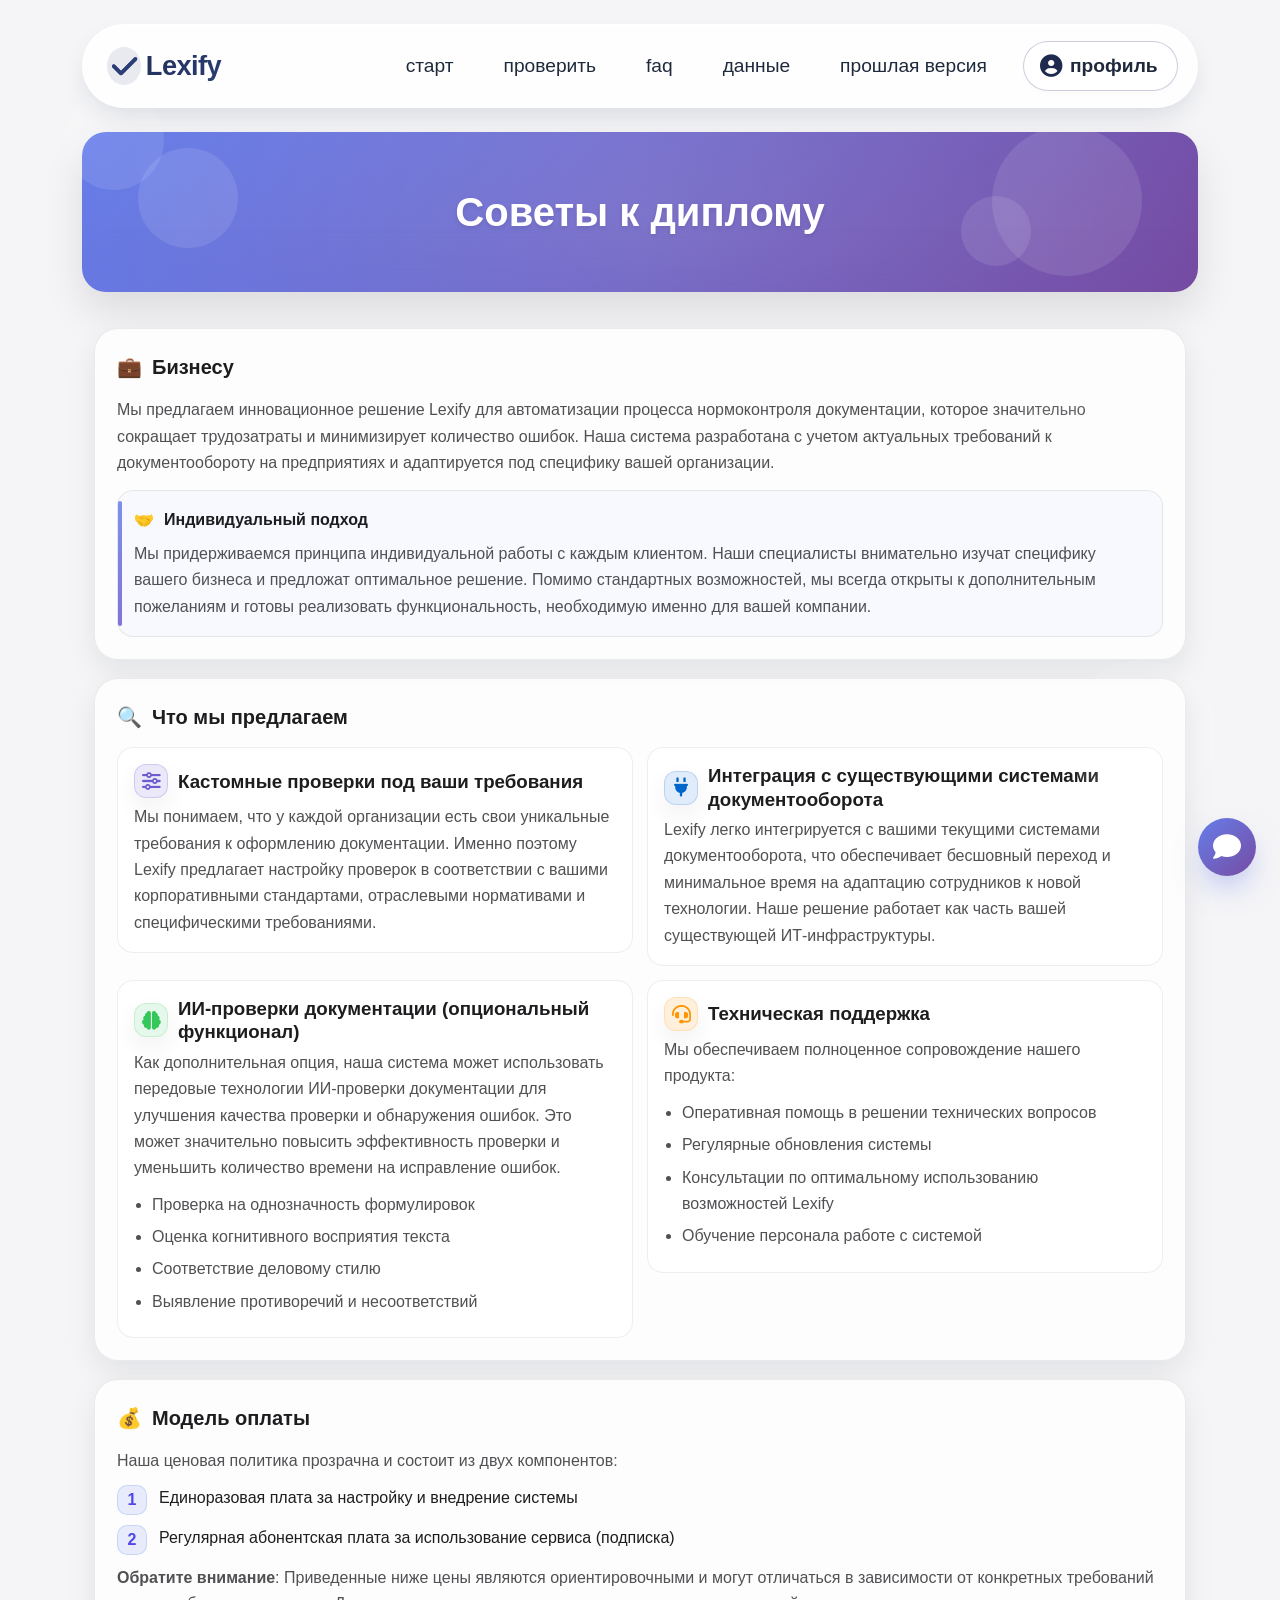
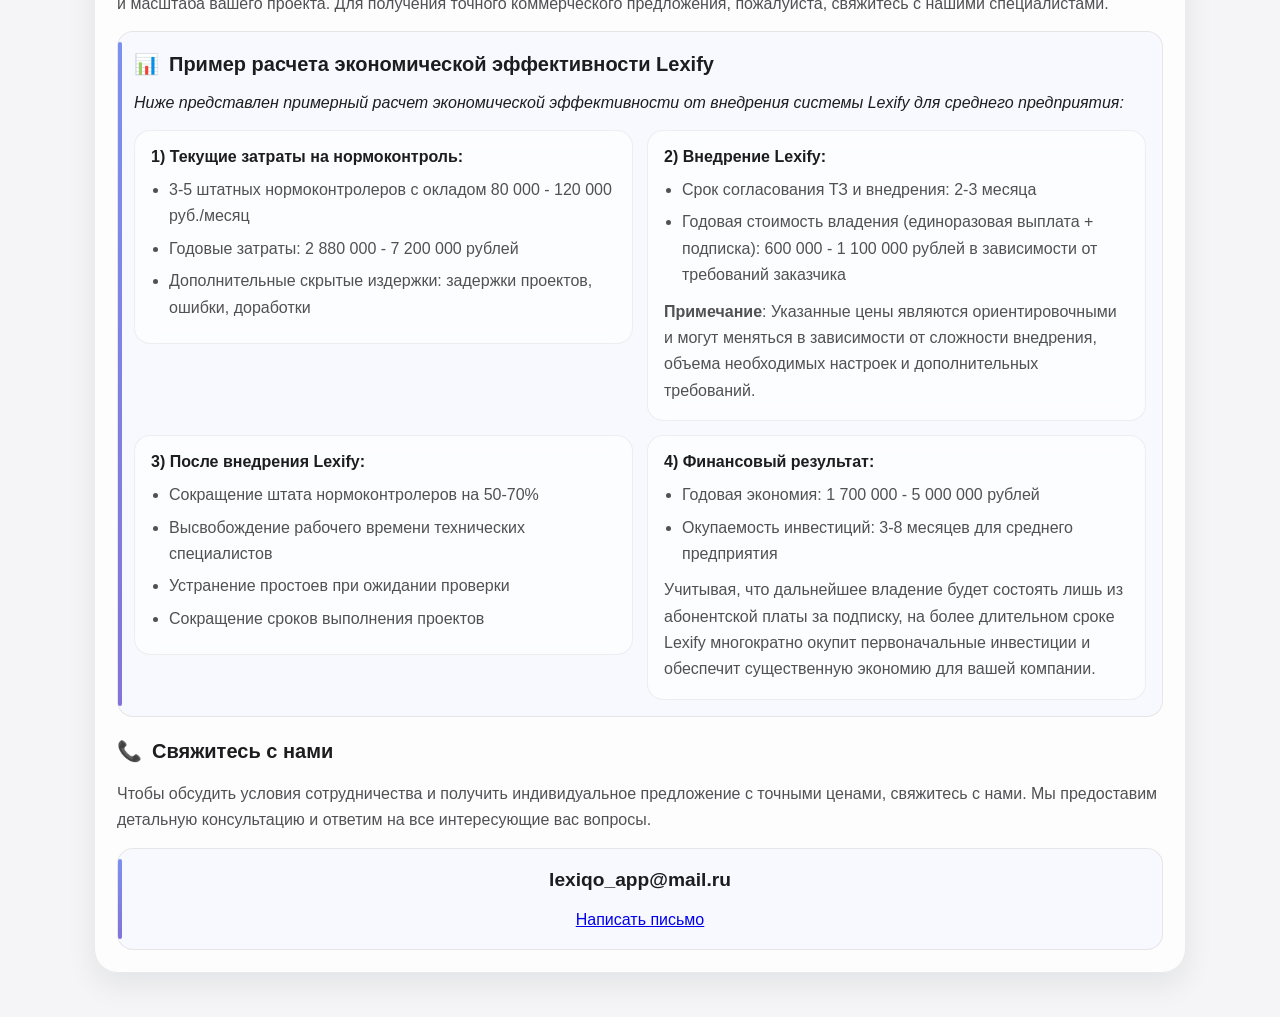
<file: djangoproject/api/templates/business.html>
<!DOCTYPE html>
<html lang="ru">

<head>
  <meta charset="UTF-8">
  <meta name="viewport" content="width=device-width, initial-scale=1.0">
  <meta name="yandex-verification" content="247f21928a1f1467" />
  <title>Lexify — Проверка документов</title>



  <link rel="manifest" href="https://check.lexiqo.ru/static/file/manifest.json" crossorigin="use-credentials" />

  <link rel="icon" type="image/x-icon" href="https://check.lexiqo.ru/static/img/fav.png">
  <link rel="apple-touch-icon" href="https://check.lexiqo.ru/static/img/fav.ico">
  <link rel="icon" type="image/svg+xml" href="https://check.lexiqo.ru/static/img/fav.svg">

  <meta name="description" content="Проверим курсовую или диплом за секунды!" />
  <meta name="application-name" content="Lexify" lang="ru" />
  <meta name="application-name" content="Lexify" lang="en" />
  <meta name="keywords" content="spellcheck,grammar,document" />
  <meta name="robots" content="index, follow" />
  <meta name="author" content="Alexander Plesovskikh" />

  <meta property="og:title" content="Lexify" />
  <meta property="og:description" content="Проверим курсовую или диплом за секунды!" />
  <meta property="og:image" content="https://check.lexiqo.ru/static/img/poster.jpg" />
  <meta property="og:url" content="https://check.lexiqo.ru" />
  <meta property="og:type" content="website" />
  <meta property="og:site_name" content="Проверим курсовую или диплом за секунды!" />
  <meta property="og:locale" content="ru" />

  <meta name="twitter:card" content="summary_large_image" />
  <meta name="twitter:title" content="Lexify" />
  <meta name="twitter:description" content="Проверим курсовую или диплом за секунды!" />
  <meta name="twitter:image" content="https://check.lexiqo.ru/static/img/poster.jpg" />

  <style>
    /* Bootstrap-like Grid System with CSS Grid */
    .grid {
      display: grid;
      grid-template-columns: repeat(12, 1fr);
      gap: 24px;
      /* Bootstrap default gutter */
    }

    /* Container */
    .container {
      width: 100%;
      padding-right: 12px;
      padding-left: 12px;
      margin-right: auto;
      margin-left: auto;
    }

    /* Responsive containers */
    @media (min-width: 576px) {
      .container {
        max-width: 540px;
      }
    }

    @media (min-width: 768px) {
      .container {
        max-width: 720px;
      }
    }

    @media (min-width: 992px) {
      .container {
        max-width: 960px;
      }
    }

    @media (min-width: 1200px) {
      .container {
        max-width: 1140px;
      }
    }

    @media (min-width: 1400px) {
      .container {
        max-width: 1320px;
      }
    }

    /* Row - grid wrapper */
    .row {
      display: grid;
      grid-template-columns: repeat(12, 1fr);
      gap: 24px;
    }

    /* Column classes */
    .col-1 {
      grid-column: span 1;
    }

    .col-2 {
      grid-column: span 2;
    }

    .col-3 {
      grid-column: span 3;
    }

    .col-4 {
      grid-column: span 4;
    }

    .col-5 {
      grid-column: span 5;
    }

    .col-6 {
      grid-column: span 6;
    }

    .col-7 {
      grid-column: span 7;
    }

    .col-8 {
      grid-column: span 8;
    }

    .col-9 {
      grid-column: span 9;
    }

    .col-10 {
      grid-column: span 10;
    }

    .col-11 {
      grid-column: span 11;
    }

    .col-12 {
      grid-column: span 12;
    }

    /* Responsive columns */
    @media (min-width: 576px) {
      .col-sm-1 {
        grid-column: span 1;
      }

      .col-sm-2 {
        grid-column: span 2;
      }

      .col-sm-3 {
        grid-column: span 3;
      }

      .col-sm-4 {
        grid-column: span 4;
      }

      .col-sm-5 {
        grid-column: span 5;
      }

      .col-sm-6 {
        grid-column: span 6;
      }

      .col-sm-7 {
        grid-column: span 7;
      }

      .col-sm-8 {
        grid-column: span 8;
      }

      .col-sm-9 {
        grid-column: span 9;
      }

      .col-sm-10 {
        grid-column: span 10;
      }

      .col-sm-11 {
        grid-column: span 11;
      }

      .col-sm-12 {
        grid-column: span 12;
      }
    }

    @media (min-width: 768px) {
      .col-md-1 {
        grid-column: span 1;
      }

      .col-md-2 {
        grid-column: span 2;
      }

      .col-md-3 {
        grid-column: span 3;
      }

      .col-md-4 {
        grid-column: span 4;
      }

      .col-md-5 {
        grid-column: span 5;
      }

      .col-md-6 {
        grid-column: span 6;
      }

      .col-md-7 {
        grid-column: span 7;
      }

      .col-md-8 {
        grid-column: span 8;
      }

      .col-md-9 {
        grid-column: span 9;
      }

      .col-md-10 {
        grid-column: span 10;
      }

      .col-md-11 {
        grid-column: span 11;
      }

      .col-md-12 {
        grid-column: span 12;
      }
    }

    @media (min-width: 992px) {
      .col-lg-1 {
        grid-column: span 1;
      }

      .col-lg-2 {
        grid-column: span 2;
      }

      .col-lg-3 {
        grid-column: span 3;
      }

      .col-lg-4 {
        grid-column: span 4;
      }

      .col-lg-5 {
        grid-column: span 5;
      }

      .col-lg-6 {
        grid-column: span 6;
      }

      .col-lg-7 {
        grid-column: span 7;
      }

      .col-lg-8 {
        grid-column: span 8;
      }

      .col-lg-9 {
        grid-column: span 9;
      }

      .col-lg-10 {
        grid-column: span 10;
      }

      .col-lg-11 {
        grid-column: span 11;
      }

      .col-lg-12 {
        grid-column: span 12;
      }
    }

    @media (min-width: 1200px) {
      .col-xl-1 {
        grid-column: span 1;
      }

      .col-xl-2 {
        grid-column: span 2;
      }

      .col-xl-3 {
        grid-column: span 3;
      }

      .col-xl-4 {
        grid-column: span 4;
      }

      .col-xl-5 {
        grid-column: span 5;
      }

      .col-xl-6 {
        grid-column: span 6;
      }

      .col-xl-7 {
        grid-column: span 7;
      }

      .col-xl-8 {
        grid-column: span 8;
      }

      .col-xl-9 {
        grid-column: span 9;
      }

      .col-xl-10 {
        grid-column: span 10;
      }

      .col-xl-11 {
        grid-column: span 11;
      }

      .col-xl-12 {
        grid-column: span 12;
      }
    }

    @media (min-width: 1400px) {
      .col-xxl-1 {
        grid-column: span 1;
      }

      .col-xxl-2 {
        grid-column: span 2;
      }

      .col-xxl-3 {
        grid-column: span 3;
      }

      .col-xxl-4 {
        grid-column: span 4;
      }

      .col-xxl-5 {
        grid-column: span 5;
      }

      .col-xxl-6 {
        grid-column: span 6;
      }

      .col-xxl-7 {
        grid-column: span 7;
      }

      .col-xxl-8 {
        grid-column: span 8;
      }

      .col-xxl-9 {
        grid-column: span 9;
      }

      .col-xxl-10 {
        grid-column: span 10;
      }

      .col-xxl-11 {
        grid-column: span 11;
      }

      .col-xxl-12 {
        grid-column: span 12;
      }
    }

    /* Auto layout columns */
    .col-auto {
      grid-column: auto;
    }

    .col {
      grid-column: auto / span 1;
    }

    /* Gutters modifiers */
    .g-0 {
      gap: 0;
    }

    .g-1 {
      gap: 4px;
    }

    .g-2 {
      gap: 8px;
    }

    .g-3 {
      gap: 16px;
    }

    .g-4 {
      gap: 24px;
    }

    .g-5 {
      gap: 48px;
    }

    .gx-0 {
      column-gap: 0;
    }

    .gx-1 {
      column-gap: 4px;
    }

    .gx-2 {
      column-gap: 8px;
    }

    .gx-3 {
      column-gap: 16px;
    }

    .gx-4 {
      column-gap: 24px;
    }

    .gx-5 {
      column-gap: 48px;
    }

    .gy-0 {
      row-gap: 0;
    }

    .gy-1 {
      row-gap: 4px;
    }

    .gy-2 {
      row-gap: 8px;
    }

    .gy-3 {
      row-gap: 16px;
    }

    .gy-4 {
      row-gap: 24px;
    }

    .gy-5 {
      row-gap: 48px;
    }

    /* Offset classes */
    .offset-1 {
      margin-left: 8.333333%;
    }

    .offset-2 {
      margin-left: 16.666667%;
    }

    .offset-3 {
      margin-left: 25%;
    }

    .offset-4 {
      margin-left: 33.333333%;
    }

    .offset-5 {
      margin-left: 41.666667%;
    }

    .offset-6 {
      margin-left: 50%;
    }

    .offset-7 {
      margin-left: 58.333333%;
    }

    .offset-8 {
      margin-left: 66.666667%;
    }

    .offset-9 {
      margin-left: 75%;
    }

    .offset-10 {
      margin-left: 83.333333%;
    }

    .offset-11 {
      margin-left: 91.666667%;
    }

    /* Responsive offsets */
    @media (min-width: 576px) {
      .offset-sm-1 {
        margin-left: 8.333333%;
      }

      .offset-sm-2 {
        margin-left: 16.666667%;
      }

      .offset-sm-3 {
        margin-left: 25%;
      }

      .offset-sm-4 {
        margin-left: 33.333333%;
      }

      .offset-sm-5 {
        margin-left: 41.666667%;
      }

      .offset-sm-6 {
        margin-left: 50%;
      }

      .offset-sm-7 {
        margin-left: 58.333333%;
      }

      .offset-sm-8 {
        margin-left: 66.666667%;
      }

      .offset-sm-9 {
        margin-left: 75%;
      }

      .offset-sm-10 {
        margin-left: 83.333333%;
      }

      .offset-sm-11 {
        margin-left: 91.666667%;
      }
    }

    @media (min-width: 768px) {
      .offset-md-1 {
        margin-left: 8.333333%;
      }

      .offset-md-2 {
        margin-left: 16.666667%;
      }

      .offset-md-3 {
        margin-left: 25%;
      }

      .offset-md-4 {
        margin-left: 33.333333%;
      }

      .offset-md-5 {
        margin-left: 41.666667%;
      }

      .offset-md-6 {
        margin-left: 50%;
      }

      .offset-md-7 {
        margin-left: 58.333333%;
      }

      .offset-md-8 {
        margin-left: 66.666667%;
      }

      .offset-md-9 {
        margin-left: 75%;
      }

      .offset-md-10 {
        margin-left: 83.333333%;
      }

      .offset-md-11 {
        margin-left: 91.666667%;
      }
    }

    @media (min-width: 992px) {
      .offset-lg-1 {
        margin-left: 8.333333%;
      }

      .offset-lg-2 {
        margin-left: 16.666667%;
      }

      .offset-lg-3 {
        margin-left: 25%;
      }

      .offset-lg-4 {
        margin-left: 33.333333%;
      }

      .offset-lg-5 {
        margin-left: 41.666667%;
      }

      .offset-lg-6 {
        margin-left: 50%;
      }

      .offset-lg-7 {
        margin-left: 58.333333%;
      }

      .offset-lg-8 {
        margin-left: 66.666667%;
      }

      .offset-lg-9 {
        margin-left: 75%;
      }

      .offset-lg-10 {
        margin-left: 83.333333%;
      }

      .offset-lg-11 {
        margin-left: 91.666667%;
      }
    }

    @media (min-width: 1200px) {
      .offset-xl-1 {
        margin-left: 8.333333%;
      }

      .offset-xl-2 {
        margin-left: 16.666667%;
      }

      .offset-xl-3 {
        margin-left: 25%;
      }

      .offset-xl-4 {
        margin-left: 33.333333%;
      }

      .offset-xl-5 {
        margin-left: 41.666667%;
      }

      .offset-xl-6 {
        margin-left: 50%;
      }

      .offset-xl-7 {
        margin-left: 58.333333%;
      }

      .offset-xl-8 {
        margin-left: 66.666667%;
      }

      .offset-xl-9 {
        margin-left: 75%;
      }

      .offset-xl-10 {
        margin-left: 83.333333%;
      }

      .offset-xl-11 {
        margin-left: 91.666667%;
      }
    }

    /* Order classes */
    .order-1 {
      order: 1;
    }

    .order-2 {
      order: 2;
    }

    .order-3 {
      order: 3;
    }

    .order-4 {
      order: 4;
    }

    .order-5 {
      order: 5;
    }

    .order-6 {
      order: 6;
    }

    .order-7 {
      order: 7;
    }

    .order-8 {
      order: 8;
    }

    .order-9 {
      order: 9;
    }

    .order-10 {
      order: 10;
    }

    .order-11 {
      order: 11;
    }

    .order-12 {
      order: 12;
    }

    /* Alignment utilities */
    .justify-content-start {
      justify-content: start;
    }

    .justify-content-end {
      justify-content: end;
    }

    .justify-content-center {
      justify-content: center;
    }

    .justify-content-between {
      justify-content: space-between;
    }

    .justify-content-around {
      justify-content: space-around;
    }

    .justify-content-evenly {
      justify-content: space-evenly;
    }

    .align-items-start {
      align-items: start;
    }

    .align-items-end {
      align-items: end;
    }

    .align-items-center {
      align-items: center;
    }

    .align-items-baseline {
      align-items: baseline;
    }

    .align-items-stretch {
      align-items: stretch;
    }

    /* No gutters */
    .row.no-gutters {
      gap: 0;
    }
  </style>
  <style>
    * {
      margin: 0;
      padding: 0;
      box-sizing: border-box;
    }

    body {
      font-family: -apple-system, BlinkMacSystemFont, 'Segoe UI', Roboto, Oxygen, Ubuntu, sans-serif;
      background-color: #f5f5f7;
      color: #1d1d1f;
      line-height: 1.6;
    }

    .containerB {
      max-width: 800px;
      margin: 0 auto;
      padding: 20px;
    }

    header {
      text-align: center;
      margin-bottom: 30px;
      padding-bottom: 20px;
    }

    .logo {
      font-size: 28px;
      font-weight: 700;
      color: #0066cc;
      margin-bottom: 10px;
    }

    .tagline {
      color: #86868b;
      font-size: 18px;
      margin-bottom: 20px;
    }

    .card {
      background: white;
      border-radius: 12px;
      padding: 30px;
      box-shadow: 0 4px 12px rgba(0, 0, 0, 0.05);
      border: 1px solid #e5e5e7;
    }

    .card-title {
      font-size: 20px;
      font-weight: 600;
      margin-bottom: 20px;
      color: #1d1d1f;
      display: flex;
      align-items: center;
      gap: 10px;
    }

    .card-title i {
      color: #0066cc;
    }

    .settings-grid {
      display: grid;
      grid-template-columns: repeat(auto-fit, minmax(200px, 1fr));
      gap: 20px;
      margin-bottom: 10px;
    }

    .setting-group {
      margin-bottom: 0px;
    }

    .setting-label {
      display: block;
      font-weight: 500;
      margin-bottom: 10px;
      color: #515154;
    }

    .select-field {
      width: 100%;
      padding: 12px 16px;
      border-radius: 8px;
      border: 1px solid #d1d1d6;
      background: #f5f5f7;
      font-size: 16px;
      color: #1d1d1f;
      cursor: pointer;
      transition: all 0.2s;
      appearance: none;
      background-image: url("data:image/svg+xml;charset=UTF-8,%3csvg xmlns='http://www.w3.org/2000/svg' viewBox='0 0 24 24' fill='none' stroke='currentColor' stroke-width='2' stroke-linecap='round' stroke-linejoin='round'%3e%3cpolyline points='6 9 12 15 18 9'%3e%3c/polyline%3e%3c/svg%3e");
      background-repeat: no-repeat;
      background-position: right 12px center;
      background-size: 16px;
    }

    .select-field:hover {
      background-color: #e5e5e7;
      border-color: #0066cc;
    }

    .select-field:focus {
      outline: none;
      border-color: #0066cc;
      box-shadow: 0 0 0 3px rgba(0, 102, 204, 0.1);
    }

    .file-upload {
      border: 2px dashed #d1d1d6;
      border-radius: 12px;
      padding: 40px 20px;
      text-align: center;
      transition: all 0.3s;
      cursor: pointer;
      margin-bottom: 20px;
    }

    .file-upload:hover {
      border-color: #0066cc;
      background: #f8f9ff;
    }

    .file-upload.dragover {
      border-color: #0066cc;
      background: #e8f1fd;
    }

    .upload-icon {
      font-size: 48px;
      color: #86868b;
      margin-bottom: 15px;
    }

    .file-input {
      display: none;
    }

    .file-list {
      margin-top: 20px;
    }

    .file-item {
      display: flex;
      align-items: center;
      justify-content: space-between;
      padding: 12px 16px;
      background: #f8f9ff;
      border-radius: 8px;
      margin-bottom: 8px;
      border: 1px solid #e5e5e7;
    }

    .file-info {
      display: flex;
      align-items: center;
      gap: 12px;
      flex: 1;
    }

    .file-icon {
      color: #0066cc;
      font-size: 20px;
    }

    .file-name {
      font-weight: 500;
      word-break: break-all;
    }

    .file-size {
      color: #86868b;
      font-size: 14px;
      margin-left: auto;
      padding-left: 10px;
    }

    .remove-file {
      background: none;
      border: none;
      color: #ff3b30;
      cursor: pointer;
      padding: 5px;
      font-size: 18px;
    }

    .button {
      background: #0066cc;
      color: white;
      border: none;
      padding: 14px 28px;
      border-radius: 10px;
      font-size: 16px;
      font-weight: 500;
      cursor: pointer;
      transition: all 0.2s;
      width: 100%;
      margin-top: 20px;
    }

    .button:hover {
      background: #0055b3;
      transform: translateY(-1px);
    }

    .button:active {
      transform: translateY(0);
    }

    .button:disabled {
      background: #c7c7cc;
      cursor: not-allowed;
      transform: none;
    }

    .button-secondary {
      background: #f5f5f7;
      color: #1d1d1f;
      border: 1px solid #d1d1d6;
    }

    .button-secondary:hover {
      background: #e5e5e7;
    }

    .result-section {
      display: none;
    }

    .result-item {
      background: #f8f9ff;
      border-radius: 10px;
      padding: 20px;
      margin-bottom: 15px;
      border: 1px solid #e5e5e7;
    }

    .result-header {
      display: flex;
      justify-content: space-between;
      align-items: center;
      margin-bottom: 15px;
    }

    .result-status {
      display: inline-flex;
      align-items: center;
      gap: 6px;
      padding: 4px 12px;
      border-radius: 20px;
      font-size: 14px;
      font-weight: 500;
    }

    .status-processing {
      background: #fff3cd;
      color: #856404;
    }

    .status-ready {
      background: #d4edda;
      color: #155724;
    }

    .result-link {
      display: inline-flex;
      align-items: center;
      gap: 8px;
      color: #0066cc;
      text-decoration: none;
      font-weight: 500;
      padding: 8px 16px;
      background: white;
      border-radius: 8px;
      border: 1px solid #e5e5e7;
      transition: all 0.2s;
    }

    .result-link:hover {
      background: #f8f9ff;
      border-color: #0066cc;
    }

    .progress-bar {
      height: 6px;
      background: #e5e5e7;
      border-radius: 3px;
      overflow: hidden;
      margin-top: 15px;
    }

    .progress-fill {
      height: 100%;
      background: #0066cc;
      width: 0%;
      transition: width 0.3s;
    }

    .status-message {
      text-align: center;
      padding: 20px;
      color: #86868b;
    }

    .loading {
      display: none;
      text-align: center;
      padding: 30px;
    }

    .spinner {
      width: 40px;
      height: 40px;
      border: 4px solid #f3f3f3;
      border-top: 4px solid #0066cc;
      border-radius: 50%;
      animation: spin 1s linear infinite;
      margin: 0 auto 20px;
    }

    @keyframes spin {
      0% {
        transform: rotate(0deg);
      }

      100% {
        transform: rotate(360deg);
      }
    }

    .notification {
      position: fixed;
      top: 20px;
      right: 20px;
      padding: 16px 24px;
      border-radius: 10px;
      background: white;
      box-shadow: 0 4px 12px rgba(0, 0, 0, 0.15);
      display: none;
      align-items: center;
      gap: 12px;
      z-index: 1000;
      max-width: 400px;
      animation: slideIn 0.3s ease;
    }

    .notification.success {
      border-left: 4px solid #34c759;
    }

    .notification.error {
      border-left: 4px solid #ff3b30;
    }

    .notification.warning {
      border-left: 4px solid #ff9500;
    }

    @keyframes slideIn {
      from {
        transform: translateX(100%);
        opacity: 0;
      }

      to {
        transform: translateX(0);
        opacity: 1;
      }
    }

    @media (max-width: 600px) {
      .containerB {
        padding: 15px;
      }

      .card {
        padding: 20px;
      }

      .settings-grid {
        grid-template-columns: 1fr;
      }
    }




    .navbar-wrapper {
      width: 100%;
      background: transparent;
      backdrop-filter: none;
      border-radius: 0;
      padding: 0;
      box-shadow: none;
      margin-bottom: 1.5rem;
      margin-top: 1.5rem;
    }

    .navbar {
      background-color: #ffffffdd;
      backdrop-filter: blur(8px);
      -webkit-backdrop-filter: blur(8px);
      border-radius: 60px;
      /* pill shape */
      padding: 0.6rem 1.2rem;
      box-shadow: 0 12px 28px -8px rgba(0, 32, 64, 0.15), inset 0 1px 2px rgba(255, 255, 255, 0.8);
      border: 1px solid rgba(255, 255, 255, 0.6);
      transition: all 0.2s ease;
    }

    .navbar-container {
      display: flex;
      align-items: center;
      justify-content: space-between;
      flex-wrap: wrap;
      width: 100%;
    }

    .brand {
      font-size: 1.7rem;
      font-weight: 650;
      letter-spacing: -0.02em;
      background: linear-gradient(135deg, #1e2b4f, #2c3e77);
      -webkit-background-clip: text;
      background-clip: text;
      color: transparent;
      padding: 0.2rem 0.8rem 0.2rem 0.3rem;
      border-radius: 40px;
      transition: all 0.2s;
      text-decoration: none;
      display: flex;
      align-items: center;
      gap: 0.3rem;
    }

    .brand i {
      font-size: 1.8rem;
      color: #2c3e77;
      background: rgba(44, 62, 119, 0.1);
      border-radius: 50%;
      padding: 0.3rem;
    }

    .nav-toggle {
      display: none;
      /* hidden on desktop */
      font-size: 1.9rem;
      color: #1e2b4f;
      background: rgba(255, 255, 255, 0.5);
      border: 1px transparent rgba(44, 62, 119, 0.2);
      width: 3.2rem;
      height: 3.2rem;
      border-radius: 50%;
      cursor: pointer;
      align-items: center;
      justify-content: center;
      transition: 0.15s;
      box-shadow: 0 4px 10px rgba(0, 0, 0, 0.02);
    }

    .nav-toggle:hover {
      background: #ffffff;
      border-color: #2c3e77;
    }

    .nav-menu {
      display: flex;
      align-items: center;
      gap: 0.5rem;
      flex-wrap: wrap;
    }

    .nav-links {
      display: flex;
      align-items: center;
      gap: 0.2rem;
      list-style: none;
      margin: 0;
      padding: 0;
      flex-wrap: wrap;
    }

    .nav-item {
      padding: 0.3rem 0.2rem;
    }

    .nav-link {
      font-size: 1.2rem;
      font-weight: 520;
      padding: 0.65rem 1.2rem;
      border-radius: 40px;
      /* rounded buttons inside navbar */
      background: transparent;
      color: #1e293b;
      text-decoration: none;
      display: inline-flex;
      align-items: center;
      gap: 0.3rem;
      transition: all 0.2s;
      white-space: nowrap;
      border: 1px solid transparent;
    }

    .nav-link i {
      font-size: 1rem;
      color: #4f5e7b;
    }

    .nav-link:hover {
      background: rgba(44, 62, 119, 0.08);
      border-color: rgba(44, 62, 119, 0.2);
      color: #0f172b;
    }

    .profile-item {
      margin-left: 0.3rem;
    }

    .profile-link {
      background: #ffffff;
      border: 1px solid rgba(44, 62, 119, 0.25);
      border-radius: 50px;
      padding: 0.55rem 1.2rem 0.55rem 1rem;
      font-weight: 550;
      gap: 0.5rem;
      box-shadow: 0 2px 6px rgba(0, 0, 0, 0.02);
    }

    .profile-link i {
      font-size: 1.4rem;
      color: #1e2b4f;
    }

    .profile-link:hover {
      background: #f5f8ff;
      border-color: #2c3e77;
    }

    @media screen and (max-width: 780px) {
      .navbar {
        border-radius: 40px;
        padding: 0.5rem 1rem;
      }

      .navbar-container {
        position: relative;
      }

      .nav-toggle {
        display: flex;
        order: 3;
      }

      .brand {
        order: 1;
        font-size: 1.5rem;
      }

      .nav-menu {
        order: 4;
        width: 100%;
        flex-direction: column;
        align-items: stretch;
        background: rgba(255, 255, 255, 0.85);
        backdrop-filter: blur(16px);
        -webkit-backdrop-filter: blur(16px);
        margin-top: 1rem;
        padding: 1rem 0.8rem;
        border-radius: 40px;
        border: 1px solid rgba(255, 255, 255, 0.8);
        display: none;
        /* hidden until toggle */
      }

      #nav-toggle-checkbox:checked~.nav-menu {
        display: flex;
      }

      .nav-links {
        flex-direction: column;
        align-items: stretch;
        width: 100%;
        gap: 0.3rem;
      }

      .nav-item {
        width: 100%;
        padding: 0.2rem 0;
      }

      .nav-link {
        width: 100%;
        justify-content: flex-start;
        padding: 0.9rem 1.5rem;
        background: rgba(255, 255, 255, 0.3);
        border: 1px solid transparent;
      }

      .profile-item {
        margin-left: 0;
        margin-top: 0.3rem;
        width: 100%;
      }

      .profile-link {
        justify-content: center;
        background: #ffffffcc;
        width: 100%;
      }
    }




    /*Banner*/

    /* Анимированный баннер для главной страницы */
    .hero-banner {
      background: linear-gradient(135deg, #667eea 0%, #764ba2 100%);
      border-radius: 24px;
      padding: 3rem 2rem;
      margin-bottom: 0rem;
      position: relative;
      overflow: hidden;
      box-shadow: 0 20px 40px rgba(0, 0, 0, 0.1);
      animation: bannerAppear 0.8s ease-out;
    }

    .blueban {
      background: linear-gradient(135deg, #667eea 0%, #2490dd 100%);
    }

    .hero-banner::before {
      content: '';
      position: absolute;
      top: -50%;
      right: -50%;
      width: 200%;
      height: 200%;
      background: radial-gradient(circle, rgba(255, 255, 255, 0.1) 0%, transparent 50%);
      animation: rotate 20s linear infinite;
    }

    .hero-banner::after {
      content: '';
      position: absolute;
      bottom: -20px;
      left: 0;
      width: 100%;
      height: 40px;
      background: inherit;
      filter: blur(20px);
      opacity: 0.4;
    }

    .banner-content {
      position: relative;
      z-index: 2;
      color: white;
      max-width: 800px;
      margin: 0 auto;
      text-align: center;
    }

    .banner-title {
      font-size: 2.5rem;
      font-weight: 700;
      margin-bottom: 1rem;
      animation: slideUp 0.6s ease-out 0.2s both;
      text-shadow: 0 2px 4px rgba(0, 0, 0, 0.1);
    }

    .banner-subtitle {
      font-size: 1.2rem;
      margin-bottom: 2rem;
      opacity: 0.9;
      animation: slideUp 0.6s ease-out 0.3s both;
    }

    .banner-stats {
      display: flex;
      justify-content: center;
      gap: 3rem;
      margin-bottom: 2rem;
      animation: slideUp 0.6s ease-out 0.4s both;
    }

    .stat-item {
      text-align: center;
    }

    .stat-number {
      font-size: 2rem;
      font-weight: 700;
      display: block;
      line-height: 1.2;
    }

    .stat-label {
      font-size: 0.9rem;
      opacity: 0.8;
      text-transform: uppercase;
      letter-spacing: 1px;
    }

    .banner-button {
      display: inline-block;
      padding: 1rem 2.5rem;
      background: white;
      color: #667eea;
      text-decoration: none;
      border-radius: 50px;
      font-weight: 600;
      font-size: 1.1rem;
      transition: all 0.3s ease;
      box-shadow: 0 4px 15px rgba(0, 0, 0, 0.2);
      animation: slideUp 0.6s ease-out 0.5s both;
      position: relative;
      overflow: hidden;
    }

    .banner-button:hover {
      transform: translateY(-2px);
      box-shadow: 0 6px 20px rgba(0, 0, 0, 0.3);
    }

    .banner-button:active {
      transform: translateY(0);
    }

    .banner-button::before {
      content: '';
      position: absolute;
      top: 50%;
      left: 50%;
      width: 0;
      height: 0;
      border-radius: 50%;
      background: rgba(102, 126, 234, 0.2);
      transform: translate(-50%, -50%);
      transition: width 0.6s, height 0.6s;
    }

    .banner-button:hover::before {
      width: 300px;
      height: 300px;
    }

    .floating-elements {
      position: absolute;
      top: 0;
      left: 0;
      width: 100%;
      height: 100%;
      pointer-events: none;
      z-index: 1;
    }

    .floating-element {
      position: absolute;
      background: rgba(255, 255, 255, 0.1);
      border-radius: 50%;
      animation: float 6s ease-in-out infinite;
    }

    .floating-element:nth-child(1) {
      width: 100px;
      height: 100px;
      top: 10%;
      left: 5%;
      animation-delay: 0s;
    }

    .floating-element:nth-child(2) {
      width: 150px;
      height: 150px;
      bottom: 10%;
      right: 5%;
      animation-delay: 2s;
    }

    .floating-element:nth-child(3) {
      width: 70px;
      height: 70px;
      top: 40%;
      right: 15%;
      animation-delay: 1s;
    }

    @keyframes bannerAppear {
      from {
        opacity: 0;
        transform: scale(0.95);
      }

      to {
        opacity: 1;
        transform: scale(1);
      }
    }

    @keyframes slideUp {
      from {
        opacity: 0;
        transform: translateY(30px);
      }

      to {
        opacity: 1;
        transform: translateY(0);
      }
    }

    @keyframes float {

      0%,
      100% {
        transform: translateY(0) rotate(0deg);
      }

      50% {
        transform: translateY(-20px) rotate(5deg);
      }
    }

    @keyframes rotate {
      from {
        transform: rotate(0deg);
      }

      to {
        transform: rotate(360deg);
      }
    }

    /* Медиа-запросы для мобильных устройств */
    @media (max-width: 768px) {
      .hero-banner {
        padding: 2rem 1rem;
      }

      .banner-title {
        font-size: 1.8rem;
      }

      .banner-stats {
        flex-direction: column;
        gap: 1rem;
      }

      .stat-item {
        text-align: center;
      }

      .floating-element {
        opacity: 0.3;
      }
    }
  </style>
  <link rel="stylesheet" href="https://cdnjs.cloudflare.com/ajax/libs/font-awesome/6.4.0/css/all.min.css">
</head>

<body>

  <div class="container">



    <div class="navbar-wrapper">

      <nav class="navbar">
        <div class="navbar-container">
          <input type="checkbox" id="nav-toggle-checkbox" style="display: none;">

          <a href="/" class="brand">
            <i class="fas fa-check"></i> Lexify
          </a>

          <label for="nav-toggle-checkbox" class="nav-toggle" aria-label="toggle menu">
            <i class="fas fa-bars"></i>
          </label>

          <div class="nav-menu">
            <ul class="nav-links">
              <li class="nav-item"><a href="/" class="nav-link">старт</a></li>
              <li class="nav-item"><a href="/doc" class="nav-link">проверить</a></li>
              <li class="nav-item"><a href="/faq" class="nav-link">faq</a></li>
              <li class="nav-item"><a href="/stats" class="nav-link">данные</a></li>
              <li class="nav-item"><a href="https://app.lexiqo.ru/oldcheck" class="nav-link">прошлая версия</a></li>
            </ul>

            <div class="profile-item">
              <a href="/profile" class="nav-link profile-link">
                <i class="fas fa-user-circle"></i> профиль
              </a>
            </div>
          </div>
        </div>
      </nav>

    </div>


    <div style="position: fixed; bottom: 24px; right: 24px; z-index: 9999;">
      <a href="https://chat.lexiqo.ru"
        style="display: flex; align-items: center; justify-content: center; width: 58px; height: 58px; background: linear-gradient(135deg, #667eea 0%, #764ba2 100%); border-radius: 50%; cursor: pointer; transition: all 0.3s cubic-bezier(0.175, 0.885, 0.32, 1.275); box-shadow: 0 15px 30px -8px rgba(102, 126, 234, 0.5); text-decoration: none;"
        onmouseover="this.style.transform='scale(1.12) rotate(5deg)'; this.style.boxShadow='0 20px 35px -5px rgba(102, 126, 234, 0.7)'"
        onmouseout="this.style.transform='scale(1) rotate(0deg)'; this.style.boxShadow='0 15px 30px -8px rgba(102, 126, 234, 0.5)'"
        target="_blank" rel="noopener noreferrer">
        <i class="fas fa-comment" style="font-size: 28px; color: white;"></i>
      </a>
    </div>




    <div class="row">


      <div class="col-12">
        <div class="hero-banner">
          <div class="floating-elements">
            <div class="floating-element"></div>
            <div class="floating-element"></div>
            <div class="floating-element"></div>
          </div>
          <div class="banner-content">
            <h1 class="banner-title" style="margin-bottom: 0px;">Советы к диплому</h1>
          </div>
        </div>
      </div>

    </div>

    <!-- ===== Lexify-style CONTENT (после шапки) ===== -->
    <style>
      :root {
        --lx-bg: #f5f5f7;
        --lx-card: #ffffff;
        --lx-border: #e5e5e7;
        --lx-text: #1d1d1f;
        --lx-muted: #515154;
        --lx-accent: #6d5bd0;
        --lx-accent2: #667eea;
        --lx-soft: #f8f9ff;
        --lx-shadow: 0 10px 30px rgba(15, 23, 43, 0.06);
        --lx-radius: 18px;

        --c-info: #0066cc;
        --c-warn: #ff9500;
        --c-danger: #ff3b30;
        --c-success: #34c759;
      }

      body {
        background: var(--lx-bg);
      }

      .lx-i-info {
        color: var(--c-info) !important;
      }

      .lx-i-warn {
        color: var(--c-warn) !important;
      }

      .lx-i-danger {
        color: var(--c-danger) !important;
      }

      .lx-i-success {
        color: var(--c-success) !important;
      }

      /* общий контейнер как у .container (чтобы ширина совпадала с шапкой) */
      .lx-wrap {
        width: 100%;
        padding: 22px 0 44px;
        margin: 0;
        max-width: none;
      }

      /* hero */
      .lx-hero {
        background: linear-gradient(135deg, #667eea 0%, #764ba2 100%);
        border-radius: 24px;
        padding: 2.6rem 2rem;
        position: relative;
        overflow: hidden;
        box-shadow: 0 20px 40px rgba(0, 0, 0, 0.10);
        margin-bottom: 18px;
      }

      .lx-hero::before {
        content: '';
        position: absolute;
        top: -50%;
        right: -50%;
        width: 200%;
        height: 200%;
        background: radial-gradient(circle, rgba(255, 255, 255, 0.12) 0%, transparent 50%);
        animation: lx-rot 20s linear infinite;
      }

      @keyframes lx-rot {
        from {
          transform: rotate(0)
        }

        to {
          transform: rotate(360deg)
        }
      }

      .lx-hero-content {
        position: relative;
        z-index: 2;
        color: #fff;
        max-width: 980px;
        margin: 0 auto;
        text-align: center;
      }

      .lx-hero h1 {
        margin: 0 0 .55rem 0;
        font-size: 2.15rem;
        font-weight: 800;
        letter-spacing: -0.02em;
        text-shadow: 0 2px 4px rgba(0, 0, 0, 0.12);
      }

      .lx-hero p {
        margin: 0;
        opacity: .92;
        font-size: 1.05rem;
      }

      .lx-hero-actions {
        margin-top: 1.2rem;
        display: flex;
        justify-content: center;
        gap: 12px;
        flex-wrap: wrap;
      }

      .lx-btn {
        display: inline-flex;
        align-items: center;
        gap: 10px;
        padding: 12px 18px;
        border-radius: 14px;
        font-weight: 750;
        text-decoration: none;
        border: 1px solid rgba(255, 255, 255, 0.45);
        transition: .2s;
      }

      .lx-btn-primary {
        background: #fff;
        color: #4f46e5;
        box-shadow: 0 10px 20px -10px rgba(0, 0, 0, 0.25);
      }

      .lx-btn-primary:hover {
        transform: translateY(-1px);
      }

      .lx-btn-ghost {
        background: rgba(255, 255, 255, 0.14);
        color: #fff;
        backdrop-filter: blur(10px);
        -webkit-backdrop-filter: blur(10px);
      }

      .lx-btn-ghost:hover {
        background: rgba(255, 255, 255, 0.22);
      }

      /* секции как "полосы", чтобы не было кучи прямоугольников */
      .lx-section {
        padding: 26px 0;
      }

      .lx-section+.lx-section {
        border-top: 1px solid rgba(229, 229, 231, 0.95);
      }

      .lx-title {
        font-size: 22px;
        font-weight: 700;
        color: var(--lx-text);
        display: flex;
        align-items: center;
        gap: 10px;
        margin: 0 0 12px 0;
      }

      .lx-lead {
        color: var(--lx-muted);
        margin: 0;
      }

      .lx-grid {
        display: grid;
        grid-template-columns: repeat(12, 1fr);
        gap: 14px;
        margin-top: 14px;
      }

      .lx-col-4 {
        grid-column: span 4;
      }

      .lx-col-6 {
        grid-column: span 6;
      }

      .lx-col-12 {
        grid-column: span 12;
      }

      @media (max-width: 980px) {

        .lx-col-4,
        .lx-col-6 {
          grid-column: span 12;
        }
      }

      /* внутренние блоки без рамок — мягкие */
      .lx-mini {
        background: rgba(255, 255, 255, 0.62);
        border: 1px solid rgba(229, 229, 231, 0.65);
        border-radius: 16px;
        padding: 16px;
        backdrop-filter: blur(10px);
        -webkit-backdrop-filter: blur(10px);
      }

      .lx-mini h4 {
        margin: 0 0 6px 0;
        font-size: 16px;
        font-weight: 700;
        color: var(--lx-text);
        display: flex;
        gap: 10px;
        align-items: center;
      }

      .lx-mini p {
        margin: 0;
        color: var(--lx-muted);
      }

      .lx-list {
        margin: 10px 0 0 0;
        padding-left: 18px;
        color: var(--lx-muted);
      }

      .lx-list li {
        margin: 6px 0;
      }

      .lx-callout {
        margin-top: 14px;
        background: var(--lx-soft);
        border: 1px solid rgba(229, 229, 231, 0.95);
        border-radius: 16px;
        padding: 16px;
        position: relative;
      }

      .lx-callout::before {
        content: "";
        position: absolute;
        left: 0;
        top: 10px;
        bottom: 10px;
        width: 4px;
        border-radius: 4px;
        background: linear-gradient(135deg, var(--lx-accent2), var(--lx-accent));
        opacity: .85;
      }

      .lx-cta {
        display: flex;
        gap: 12px;
        flex-wrap: wrap;
        justify-content: center;
        margin-top: 14px;
      }

      .lx-linkbtn {
        display: inline-flex;
        align-items: center;
        gap: 10px;
        padding: 10px 16px;
        border-radius: 14px;
        background: #fff;
        border: 1px solid rgba(229, 229, 231, 0.95);
        color: var(--lx-accent);
        text-decoration: none;
        font-weight: 750;
        box-shadow: 0 2px 10px rgba(0, 0, 0, 0.04);
        transition: .2s;
      }

      .lx-linkbtn:hover {
        background: #fafafe;
        border-color: rgba(109, 91, 208, 0.35);
        transform: translateY(-1px);
      }
    </style>
    <!-- Плавающие элементы для фона -->
    <div class="floating-elements">
      <div class="floating-element"></div>
      <div class="floating-element"></div>
      <div class="floating-element"></div>
      <div class="floating-element"></div>
    </div>

    <div class="particles-container"></div>

    <style>
      :root {
        --lx-bg: #f5f5f7;
        --lx-card: #ffffff;
        --lx-border: #e5e5e7;
        --lx-text: #1d1d1f;
        --lx-muted: #515154;
        --lx-accent: #6d5bd0;
        --lx-accent2: #667eea;
        --lx-soft: #f8f9ff;
        --lx-shadow: 0 12px 30px rgba(15, 23, 43, 0.08);
        --lx-radius: 18px;
      }

      .lx-page {
        padding: 18px 0 44px;
      }

      /* Большие секции: меньше прямоугольников */
      .lx-block {
        background: rgba(255, 255, 255, 0.78);
        border: 1px solid rgba(229, 229, 231, 0.8);
        border-radius: 24px;
        box-shadow: var(--lx-shadow);
        backdrop-filter: blur(14px);
        -webkit-backdrop-filter: blur(14px);
        padding: 22px;
        margin-top: 18px;
      }

      .lx-block-title {
        display: flex;
        align-items: center;
        gap: 10px;
        font-size: 20px;
        font-weight: 750;
        color: var(--lx-text);
        margin: 0 0 14px 0;
      }

      .lx-lead {
        margin: 0;
        color: var(--lx-muted);
        line-height: 1.65;
      }

      .lx-hero2 {
        background: linear-gradient(135deg, #667eea 0%, #764ba2 100%);
        border-radius: 24px;
        padding: 30px 22px;
        position: relative;
        overflow: hidden;
        box-shadow: 0 20px 40px rgba(0, 0, 0, 0.10);
        margin-top: 6px;
      }

      .lx-hero2::before {
        content: '';
        position: absolute;
        top: -50%;
        right: -50%;
        width: 200%;
        height: 200%;
        background: radial-gradient(circle, rgba(255, 255, 255, 0.12) 0%, transparent 50%);
        animation: lx-rot 20s linear infinite;
      }

      @keyframes lx-rot {
        from {
          transform: rotate(0)
        }

        to {
          transform: rotate(360deg)
        }
      }

      .lx-hero2-inner {
        position: relative;
        z-index: 2;
        text-align: center;
        color: #fff;
        max-width: 960px;
        margin: 0 auto;
      }

      .lx-hero2 h1 {
        margin: 0 0 8px 0;
        font-size: 2.05rem;
        font-weight: 820;
        letter-spacing: -0.02em;
      }

      .lx-hero2 p {
        margin: 0;
        opacity: .92;
        font-size: 1.05rem;
      }

      .lx-actions {
        margin-top: 14px;
        display: flex;
        justify-content: center;
        gap: 12px;
        flex-wrap: wrap;
      }

      .lx-btn2 {
        display: inline-flex;
        align-items: center;
        gap: 10px;
        padding: 12px 16px;
        border-radius: 14px;
        font-weight: 750;
        text-decoration: none;
        border: 1px solid rgba(255, 255, 255, 0.45);
        transition: .2s;
      }

      .lx-btn2.primary {
        background: #fff;
        color: #4f46e5;
        box-shadow: 0 10px 20px -10px rgba(0, 0, 0, 0.25);
      }

      .lx-btn2.primary:hover {
        transform: translateY(-1px);
      }

      .lx-btn2.ghost {
        background: rgba(255, 255, 255, 0.14);
        color: #fff;
        backdrop-filter: blur(10px);
      }

      .lx-btn2.ghost:hover {
        background: rgba(255, 255, 255, 0.22);
      }

      .lx-grid {
        display: grid;
        grid-template-columns: repeat(12, 1fr);
        gap: 14px;
        margin-top: 14px;
      }

      .lx-col-6 {
        grid-column: span 6;
      }

      .lx-col-12 {
        grid-column: span 12;
      }

      @media (max-width: 980px) {
        .lx-col-6 {
          grid-column: span 12;
        }
      }

      .lx-mini {
        background: rgba(255, 255, 255, 0.62);
        border: 1px solid rgba(229, 229, 231, 0.65);
        border-radius: 16px;
        padding: 16px;
        backdrop-filter: blur(10px);
        -webkit-backdrop-filter: blur(10px);
      }

      .lx-mini h3,
      .lx-mini h4 {
        margin: 0 0 6px 0;
        color: var(--lx-text);
      }

      .lx-mini p,
      .lx-mini li {
        margin: 0;
        color: var(--lx-muted);
        line-height: 1.65;
      }

      .lx-list {
        margin: 10px 0 0 0;
        padding-left: 18px;
      }

      .lx-list li {
        margin: 6px 0;
      }

      .lx-callout {
        margin-top: 14px;
        background: var(--lx-soft);
        border: 1px solid rgba(229, 229, 231, 0.95);
        border-radius: 16px;
        padding: 16px;
        position: relative;
      }

      .lx-callout::before {
        content: "";
        position: absolute;
        left: 0;
        top: 10px;
        bottom: 10px;
        width: 4px;
        border-radius: 4px;
        background: linear-gradient(135deg, var(--lx-accent2), var(--lx-accent));
        opacity: .85;
      }

      /* Иконка в заголовке карточки (Lexify style) */
      .lx-hicon {
        display: inline-flex;
        align-items: center;
        justify-content: center;
        width: 34px;
        height: 34px;
        border-radius: 12px;
        margin-right: 10px;

        background: rgba(102, 126, 234, 0.14);
        border: 1px solid rgba(102, 126, 234, 0.22);
        box-shadow: 0 10px 24px rgba(15, 23, 43, 0.06);
        backdrop-filter: blur(10px);
        -webkit-backdrop-filter: blur(10px);

        color: #4f46e5;
        flex: 0 0 auto;
      }

      .lx-mini h3,
      .lx-mini h4 {
        display: flex;
        align-items: center;
        gap: 0;
        /* gap не нужен, тк margin-right у иконки */
        line-height: 1.25;
      }

      /* Варианты по смыслу (чуть разные оттенки) */
      .lx-hicon.info {
        background: rgba(0, 102, 204, 0.12);
        border-color: rgba(0, 102, 204, 0.18);
        color: #0066cc;
      }

      .lx-hicon.success {
        background: rgba(52, 199, 89, 0.12);
        border-color: rgba(52, 199, 89, 0.18);
        color: #34c759;
      }

      .lx-hicon.warn {
        background: rgba(255, 149, 0, 0.14);
        border-color: rgba(255, 149, 0, 0.18);
        color: #ff9500;
      }

      .lx-hicon.purple {
        background: rgba(109, 91, 208, 0.14);
        border-color: rgba(109, 91, 208, 0.22);
        color: #6d5bd0;
      }

      .payment-model-list {
        counter-reset: pm;
        list-style: none;
        padding: 0;
        margin: 12px 0 0 0;
      }

      .payment-model-list li {
        counter-increment: pm;
        display: flex;
        gap: 12px;
        align-items: flex-start;
        margin: 10px 0;
      }

      .payment-model-list li::before {
        content: counter(pm);
        width: 28px;
        height: 28px;
        border-radius: 10px;
        display: inline-flex;
        align-items: center;
        justify-content: center;
        font-weight: 800;
        color: #4f46e5;
        background: rgba(102, 126, 234, .14);
        border: 1px solid rgba(102, 126, 234, .22);
        flex: 0 0 auto;
      }
    </style>

    <div class="container">
      <div class="lx-page">
        <!-- БЛОК 1: Бизнесу + Индивидуальный подход (одна большая секция) -->
        <section class="lx-block">
          <h2 class="lx-block-title"><span class="animated-icon">💼</span> Бизнесу</h2>
          <p class="lx-lead">
            Мы предлагаем инновационное решение Lexify для автоматизации процесса нормоконтроля документации, которое
            значительно сокращает трудозатраты и минимизирует количество ошибок. Наша система разработана с учетом
            актуальных требований к документообороту на предприятиях и адаптируется под специфику вашей организации.
          </p>

          <div class="lx-callout">
            <strong style="display:flex;align-items:center;gap:10px;color:#1d1d1f;">
              <span class="animated-icon">🤝</span> Индивидуальный подход
            </strong>
            <p class="lx-lead" style="margin-top:8px;">
              Мы придерживаемся принципа индивидуальной работы с каждым клиентом. Наши специалисты внимательно изучат
              специфику вашего бизнеса и предложат оптимальное решение. Помимо стандартных возможностей, мы всегда
              открыты к дополнительным пожеланиям и готовы реализовать функциональность, необходимую именно для вашей
              компании.
            </p>
          </div>
        </section>

        <!-- БЛОК 2: Что предлагаем (одна большая секция, внутри мини-блоки) -->
        <section class="lx-block" id="offer">
          <h2 class="lx-block-title"><span class="animated-icon">🔍</span> Что мы предлагаем</h2>

          <div class="lx-grid">
            <div class="lx-col-6">
              <div class="lx-mini">
                <h3><span class="lx-hicon purple"><i class="fas fa-sliders"></i></span>Кастомные проверки под ваши
                  требования</h3>
                <p>Мы понимаем, что у каждой организации есть свои уникальные требования к оформлению документации.
                  Именно поэтому Lexify предлагает настройку проверок в соответствии с вашими корпоративными
                  стандартами, отраслевыми нормативами и специфическими требованиями.</p>
              </div>
            </div>

            <div class="lx-col-6">
              <div class="lx-mini">
                <h3><span class="lx-hicon info"><i class="fas fa-plug"></i></span>
                  Интеграция с существующими системами документооборота</h3>
                <p>Lexify легко интегрируется с вашими текущими системами документооборота, что обеспечивает бесшовный
                  переход и минимальное время на адаптацию сотрудников к новой технологии. Наше решение работает как
                  часть вашей существующей ИТ-инфраструктуры.</p>
              </div>
            </div>

            <div class="lx-col-6">
              <div class="lx-mini">
                <h3><span class="lx-hicon success"><i class="fas fa-brain"></i></span>
                  ИИ-проверки документации (опциональный функционал)</h3>
                <p>Как дополнительная опция, наша система может использовать передовые технологии ИИ-проверки
                  документации для улучшения качества проверки и обнаружения ошибок. Это может значительно повысить
                  эффективность проверки и уменьшить количество времени на исправление ошибок.</p>
                <ul class="lx-list">
                  <li>Проверка на однозначность формулировок</li>
                  <li>Оценка когнитивного восприятия текста</li>
                  <li>Соответствие деловому стилю</li>
                  <li>Выявление противоречий и несоответствий</li>
                </ul>
              </div>
            </div>

            <div class="lx-col-6">
              <div class="lx-mini">
                <h3><span class="lx-hicon warn"><i class="fas fa-headset"></i></span>
                  Техническая поддержка</h3>
                <p>Мы обеспечиваем полноценное сопровождение нашего продукта:</p>
                <ul class="lx-list">
                  <li>Оперативная помощь в решении технических вопросов</li>
                  <li>Регулярные обновления системы</li>
                  <li>Консультации по оптимальному использованию возможностей Lexify</li>
                  <li>Обучение персонала работе с системой</li>
                </ul>
              </div>
            </div>
          </div>
        </section>

        <!-- БЛОК 3: Модель оплаты + Эффективность + Контакты (одна большая секция) -->
        <section class="lx-block">
          <h2 class="lx-block-title"><span class="animated-icon">💰</span> Модель оплаты</h2>
          <p class="lx-lead">Наша ценовая политика прозрачна и состоит из двух компонентов:</p>
          <ol class="payment-model-list" style="margin-top:10px;">
            <li>Единоразовая плата за настройку и внедрение системы</li>
            <li>Регулярная абонентская плата за использование сервиса (подписка)</li>
          </ol>
          <p class="lx-lead" style="margin-top:10px;">
            <strong>Обратите внимание</strong>: Приведенные ниже цены являются ориентировочными и могут отличаться в
            зависимости от конкретных требований и масштаба вашего проекта. Для получения точного коммерческого
            предложения, пожалуйста, свяжитесь с нашими специалистами.
          </p>

          <div class="lx-callout">
            <h2 class="lx-block-title" style="margin:0 0 10px 0;"><span class="animated-icon">📊</span> Пример расчета
              экономической эффективности Lexify</h2>
            <p style="margin:0 0 14px 0;"><em>Ниже представлен примерный расчет экономической эффективности от внедрения
                системы Lexify для среднего предприятия:</em></p>

            <div class="lx-grid" style="margin-top:0;">
              <div class="lx-col-6">
                <div class="lx-mini">
                  <h4>1) Текущие затраты на нормоконтроль:</h4>
                  <ul class="lx-list">
                    <li>3-5 штатных нормоконтролеров с окладом 80 000 - 120 000 руб./месяц</li>
                    <li>Годовые затраты: 2 880 000 - 7 200 000 рублей</li>
                    <li>Дополнительные скрытые издержки: задержки проектов, ошибки, доработки</li>
                  </ul>
                </div>
              </div>

              <div class="lx-col-6">
                <div class="lx-mini">
                  <h4>2) Внедрение Lexify:</h4>
                  <ul class="lx-list">
                    <li>Срок согласования ТЗ и внедрения: 2-3 месяца</li>
                    <li>Годовая стоимость владения (единоразовая выплата + подписка): 600 000 - 1 100 000 рублей в
                      зависимости от требований заказчика</li>
                  </ul>
                  <p style="margin-top:10px;">
                    <strong>Примечание</strong>: Указанные цены являются ориентировочными и могут меняться в зависимости
                    от сложности внедрения, объема необходимых настроек и дополнительных требований.
                  </p>
                </div>
              </div>

              <div class="lx-col-6">
                <div class="lx-mini">
                  <h4>3) После внедрения Lexify:</h4>
                  <ul class="lx-list">
                    <li>Сокращение штата нормоконтролеров на 50-70%</li>
                    <li>Высвобождение рабочего времени технических специалистов</li>
                    <li>Устранение простоев при ожидании проверки</li>
                    <li>Сокращение сроков выполнения проектов</li>
                  </ul>
                </div>
              </div>

              <div class="lx-col-6">
                <div class="lx-mini">
                  <h4>4) Финансовый результат:</h4>
                  <ul class="lx-list">
                    <li>Годовая экономия: 1 700 000 - 5 000 000 рублей</li>
                    <li>Окупаемость инвестиций: 3-8 месяцев для среднего предприятия</li>
                  </ul>
                  <p style="margin-top:10px;">
                    Учитывая, что дальнейшее владение будет состоять лишь из абонентской платы за подписку, на более
                    длительном сроке Lexify многократно окупит первоначальные инвестиции и обеспечит существенную
                    экономию для вашей компании.
                  </p>
                </div>
              </div>
            </div>
          </div>

          <h2 class="lx-block-title" style="margin-top:18px;"><span class="animated-icon">📞</span> Свяжитесь с нами
          </h2>
          <p class="lx-lead">Чтобы обсудить условия сотрудничества и получить индивидуальное предложение с точными
            ценами, свяжитесь с нами. Мы предоставим детальную консультацию и ответим на все интересующие вас вопросы.
          </p>

          <div class="lx-callout" style="text-align:center;">
            <strong style="font-size:1.2em; color:#1d1d1f;">lexiqo_app@mail.ru</strong>
            <div class="cta-buttons" style="margin-top:12px;">
              <a href="mailto:lexiqo_app@mail.ru" class="glow-button animated-button">Написать письмо</a>
            </div>
          </div>

        </section>

      </div>
    </div>
</file>
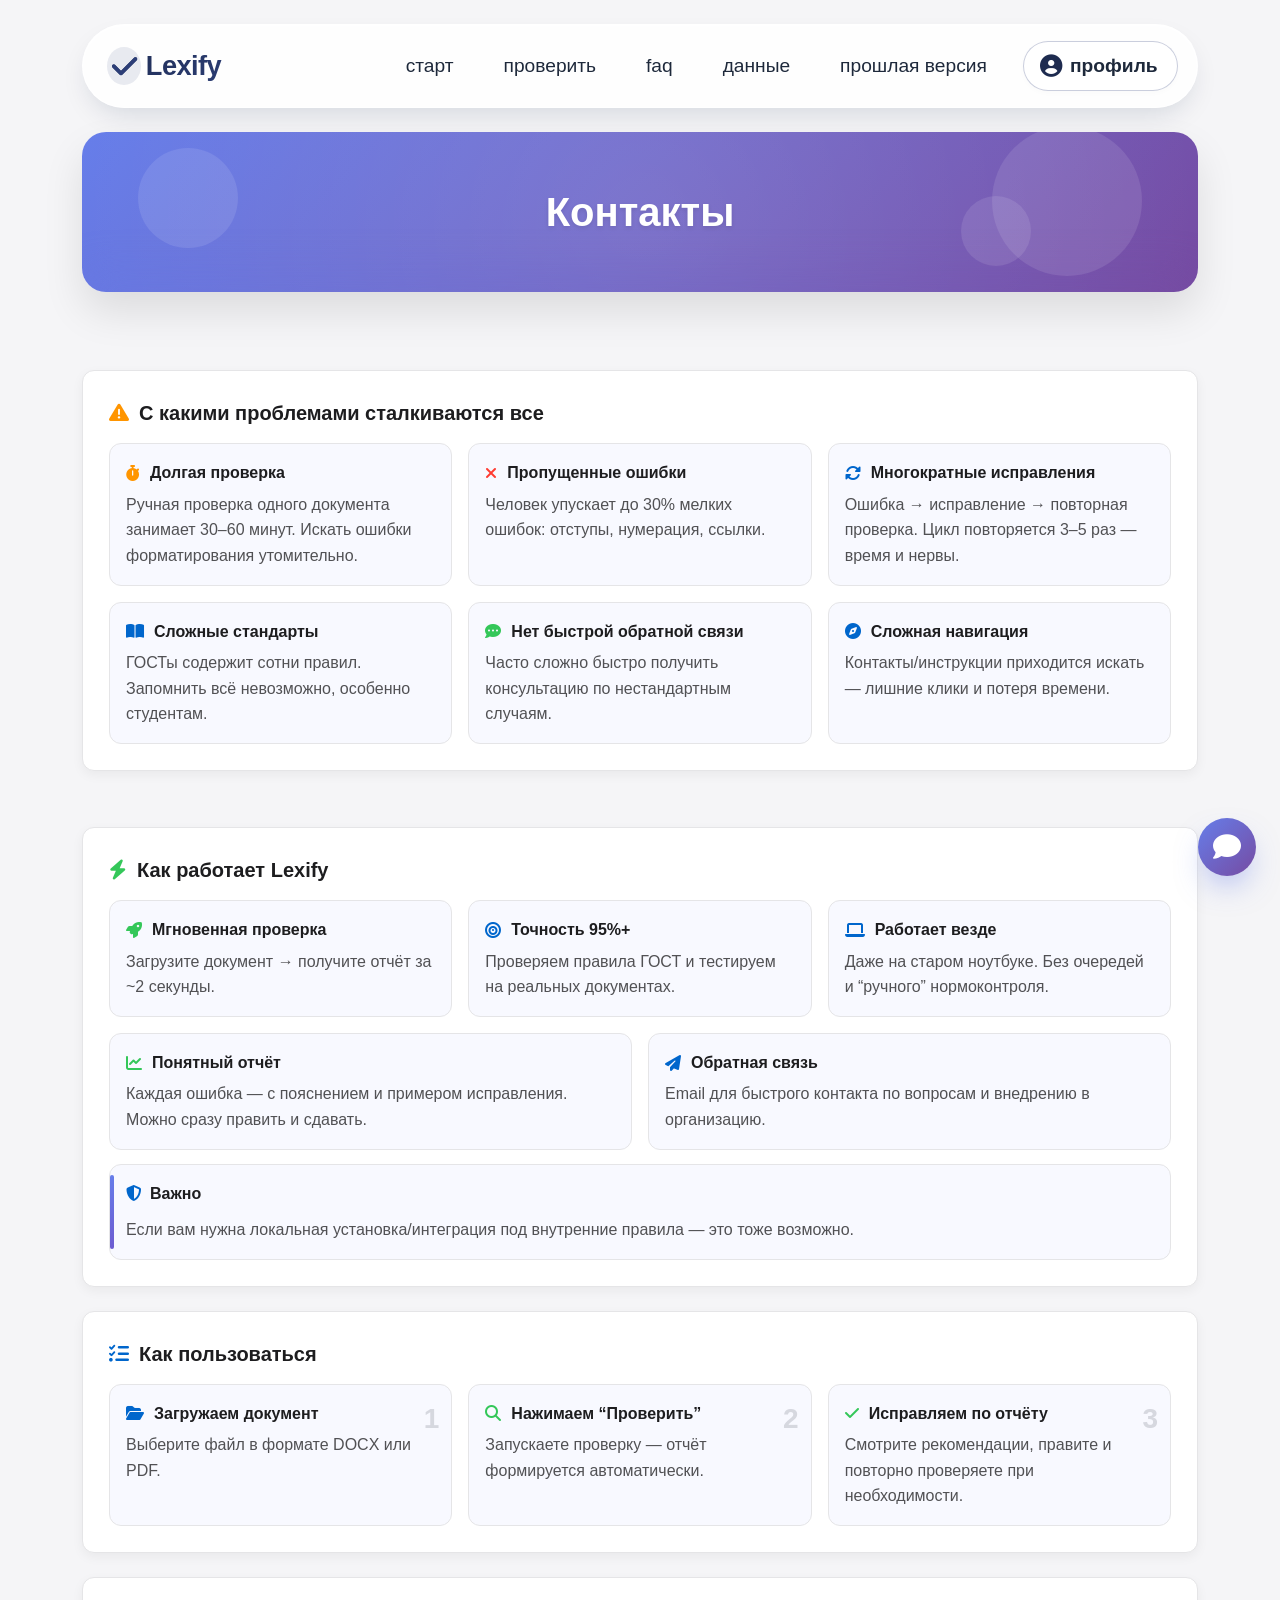
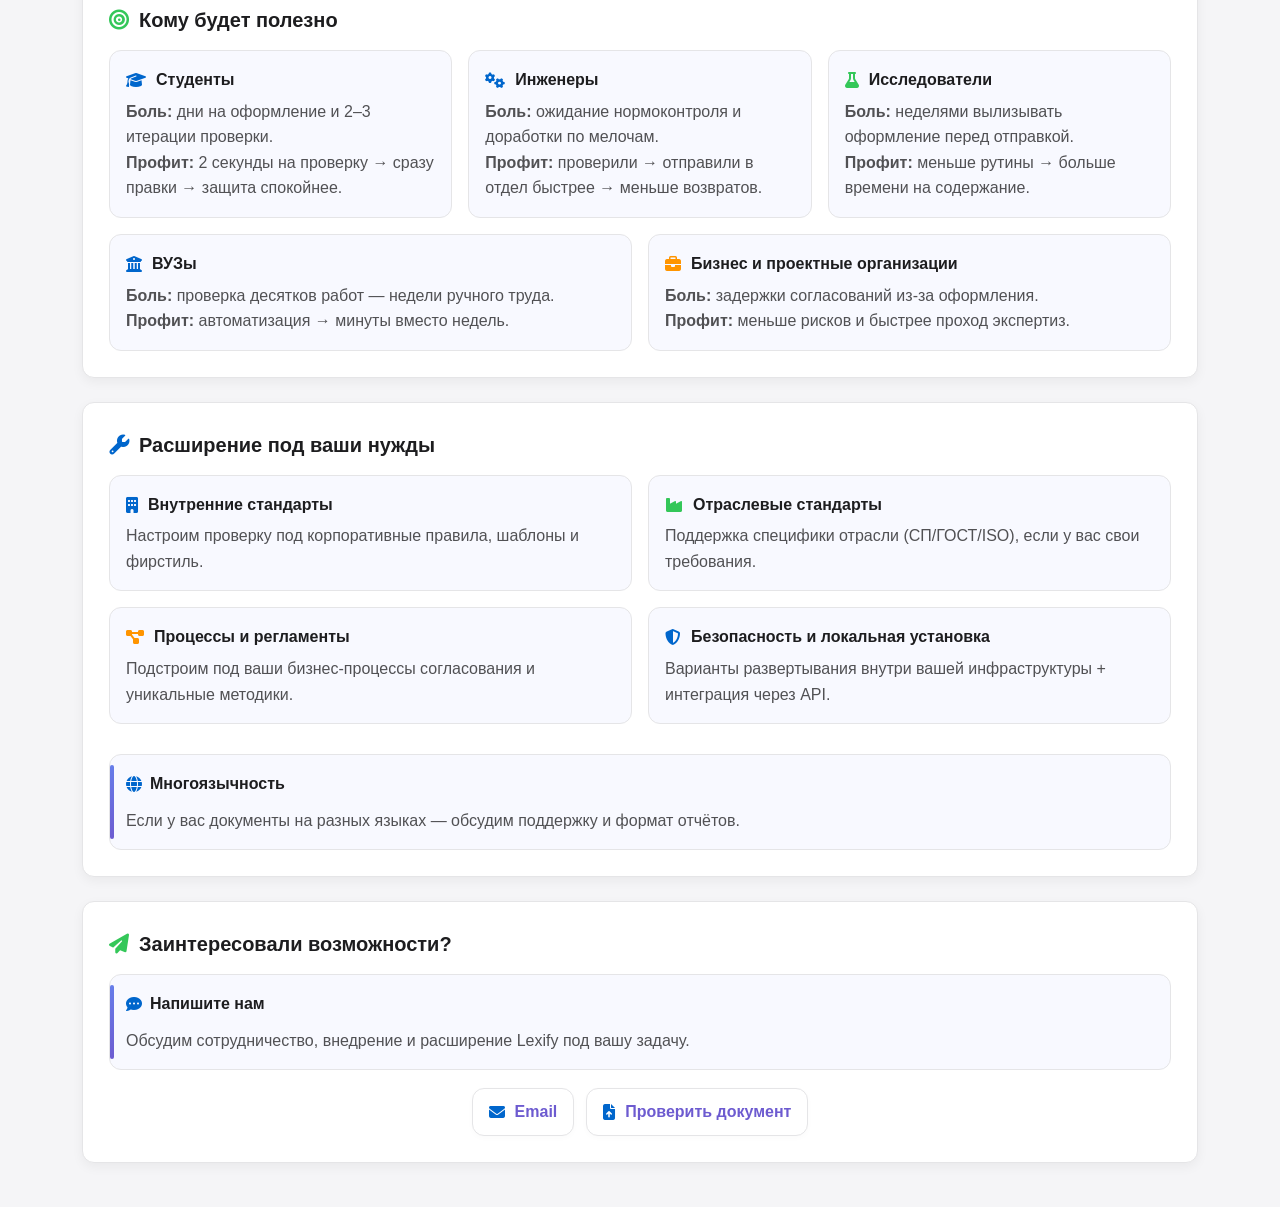
<file: djangoproject/api/templates/contact.html>
<!DOCTYPE html>
<html lang="ru">

<head>
  <meta charset="UTF-8">
  <meta name="viewport" content="width=device-width, initial-scale=1.0">
  <meta name="yandex-verification" content="247f21928a1f1467" />
  <title>Lexify — Проверка документов</title>

  <link rel="manifest" href="https://check.lexiqo.ru/static/file/manifest.json" crossorigin="use-credentials" />

  <link rel="icon" type="image/x-icon" href="https://check.lexiqo.ru/static/img/fav.png">
  <link rel="apple-touch-icon" href="https://check.lexiqo.ru/static/img/fav.ico">
  <link rel="icon" type="image/svg+xml" href="https://check.lexiqo.ru/static/img/fav.svg">

  <meta name="description" content="Проверим курсовую или диплом за секунды!" />
  <meta name="application-name" content="Lexify" lang="ru" />
  <meta name="application-name" content="Lexify" lang="en" />
  <meta name="keywords" content="spellcheck,grammar,document" />
  <meta name="robots" content="index, follow" />
  <meta name="author" content="Alexander Plesovskikh" />

  <meta property="og:title" content="Lexify" />
  <meta property="og:description" content="Проверим курсовую или диплом за секунды!" />
  <meta property="og:image" content="https://check.lexiqo.ru/static/img/poster.jpg" />
  <meta property="og:url" content="https://check.lexiqo.ru" />
  <meta property="og:type" content="website" />
  <meta property="og:site_name" content="Проверим курсовую или диплом за секунды!" />
  <meta property="og:locale" content="ru" />

  <meta name="twitter:card" content="summary_large_image" />
  <meta name="twitter:title" content="Lexify" />
  <meta name="twitter:description" content="Проверим курсовую или диплом за секунды!" />
  <meta name="twitter:image" content="https://check.lexiqo.ru/static/img/poster.jpg" />

  <style>
    /* Bootstrap-like Grid System with CSS Grid */
    .grid {
      display: grid;
      grid-template-columns: repeat(12, 1fr);
      gap: 24px;
      /* Bootstrap default gutter */
    }

    /* Container */
    .container {
      width: 100%;
      padding-right: 12px;
      padding-left: 12px;
      margin-right: auto;
      margin-left: auto;
    }

    /* Responsive containers */
    @media (min-width: 576px) {
      .container {
        max-width: 540px;
      }
    }

    @media (min-width: 768px) {
      .container {
        max-width: 720px;
      }
    }

    @media (min-width: 992px) {
      .container {
        max-width: 960px;
      }
    }

    @media (min-width: 1200px) {
      .container {
        max-width: 1140px;
      }
    }

    @media (min-width: 1400px) {
      .container {
        max-width: 1320px;
      }
    }

    /* Row - grid wrapper */
    .row {
      display: grid;
      grid-template-columns: repeat(12, 1fr);
      gap: 24px;
    }

    /* Column classes */
    .col-1 {
      grid-column: span 1;
    }

    .col-2 {
      grid-column: span 2;
    }

    .col-3 {
      grid-column: span 3;
    }

    .col-4 {
      grid-column: span 4;
    }

    .col-5 {
      grid-column: span 5;
    }

    .col-6 {
      grid-column: span 6;
    }

    .col-7 {
      grid-column: span 7;
    }

    .col-8 {
      grid-column: span 8;
    }

    .col-9 {
      grid-column: span 9;
    }

    .col-10 {
      grid-column: span 10;
    }

    .col-11 {
      grid-column: span 11;
    }

    .col-12 {
      grid-column: span 12;
    }

    /* Responsive columns */
    @media (min-width: 576px) {
      .col-sm-1 {
        grid-column: span 1;
      }

      .col-sm-2 {
        grid-column: span 2;
      }

      .col-sm-3 {
        grid-column: span 3;
      }

      .col-sm-4 {
        grid-column: span 4;
      }

      .col-sm-5 {
        grid-column: span 5;
      }

      .col-sm-6 {
        grid-column: span 6;
      }

      .col-sm-7 {
        grid-column: span 7;
      }

      .col-sm-8 {
        grid-column: span 8;
      }

      .col-sm-9 {
        grid-column: span 9;
      }

      .col-sm-10 {
        grid-column: span 10;
      }

      .col-sm-11 {
        grid-column: span 11;
      }

      .col-sm-12 {
        grid-column: span 12;
      }
    }

    @media (min-width: 768px) {
      .col-md-1 {
        grid-column: span 1;
      }

      .col-md-2 {
        grid-column: span 2;
      }

      .col-md-3 {
        grid-column: span 3;
      }

      .col-md-4 {
        grid-column: span 4;
      }

      .col-md-5 {
        grid-column: span 5;
      }

      .col-md-6 {
        grid-column: span 6;
      }

      .col-md-7 {
        grid-column: span 7;
      }

      .col-md-8 {
        grid-column: span 8;
      }

      .col-md-9 {
        grid-column: span 9;
      }

      .col-md-10 {
        grid-column: span 10;
      }

      .col-md-11 {
        grid-column: span 11;
      }

      .col-md-12 {
        grid-column: span 12;
      }
    }

    @media (min-width: 992px) {
      .col-lg-1 {
        grid-column: span 1;
      }

      .col-lg-2 {
        grid-column: span 2;
      }

      .col-lg-3 {
        grid-column: span 3;
      }

      .col-lg-4 {
        grid-column: span 4;
      }

      .col-lg-5 {
        grid-column: span 5;
      }

      .col-lg-6 {
        grid-column: span 6;
      }

      .col-lg-7 {
        grid-column: span 7;
      }

      .col-lg-8 {
        grid-column: span 8;
      }

      .col-lg-9 {
        grid-column: span 9;
      }

      .col-lg-10 {
        grid-column: span 10;
      }

      .col-lg-11 {
        grid-column: span 11;
      }

      .col-lg-12 {
        grid-column: span 12;
      }
    }

    @media (min-width: 1200px) {
      .col-xl-1 {
        grid-column: span 1;
      }

      .col-xl-2 {
        grid-column: span 2;
      }

      .col-xl-3 {
        grid-column: span 3;
      }

      .col-xl-4 {
        grid-column: span 4;
      }

      .col-xl-5 {
        grid-column: span 5;
      }

      .col-xl-6 {
        grid-column: span 6;
      }

      .col-xl-7 {
        grid-column: span 7;
      }

      .col-xl-8 {
        grid-column: span 8;
      }

      .col-xl-9 {
        grid-column: span 9;
      }

      .col-xl-10 {
        grid-column: span 10;
      }

      .col-xl-11 {
        grid-column: span 11;
      }

      .col-xl-12 {
        grid-column: span 12;
      }
    }

    @media (min-width: 1400px) {
      .col-xxl-1 {
        grid-column: span 1;
      }

      .col-xxl-2 {
        grid-column: span 2;
      }

      .col-xxl-3 {
        grid-column: span 3;
      }

      .col-xxl-4 {
        grid-column: span 4;
      }

      .col-xxl-5 {
        grid-column: span 5;
      }

      .col-xxl-6 {
        grid-column: span 6;
      }

      .col-xxl-7 {
        grid-column: span 7;
      }

      .col-xxl-8 {
        grid-column: span 8;
      }

      .col-xxl-9 {
        grid-column: span 9;
      }

      .col-xxl-10 {
        grid-column: span 10;
      }

      .col-xxl-11 {
        grid-column: span 11;
      }

      .col-xxl-12 {
        grid-column: span 12;
      }
    }

    /* Auto layout columns */
    .col-auto {
      grid-column: auto;
    }

    .col {
      grid-column: auto / span 1;
    }

    /* Gutters modifiers */
    .g-0 {
      gap: 0;
    }

    .g-1 {
      gap: 4px;
    }

    .g-2 {
      gap: 8px;
    }

    .g-3 {
      gap: 16px;
    }

    .g-4 {
      gap: 24px;
    }

    .g-5 {
      gap: 48px;
    }

    .gx-0 {
      column-gap: 0;
    }

    .gx-1 {
      column-gap: 4px;
    }

    .gx-2 {
      column-gap: 8px;
    }

    .gx-3 {
      column-gap: 16px;
    }

    .gx-4 {
      column-gap: 24px;
    }

    .gx-5 {
      column-gap: 48px;
    }

    .gy-0 {
      row-gap: 0;
    }

    .gy-1 {
      row-gap: 4px;
    }

    .gy-2 {
      row-gap: 8px;
    }

    .gy-3 {
      row-gap: 16px;
    }

    .gy-4 {
      row-gap: 24px;
    }

    .gy-5 {
      row-gap: 48px;
    }

    /* Offset classes */
    .offset-1 {
      margin-left: 8.333333%;
    }

    .offset-2 {
      margin-left: 16.666667%;
    }

    .offset-3 {
      margin-left: 25%;
    }

    .offset-4 {
      margin-left: 33.333333%;
    }

    .offset-5 {
      margin-left: 41.666667%;
    }

    .offset-6 {
      margin-left: 50%;
    }

    .offset-7 {
      margin-left: 58.333333%;
    }

    .offset-8 {
      margin-left: 66.666667%;
    }

    .offset-9 {
      margin-left: 75%;
    }

    .offset-10 {
      margin-left: 83.333333%;
    }

    .offset-11 {
      margin-left: 91.666667%;
    }

    /* Responsive offsets */
    @media (min-width: 576px) {
      .offset-sm-1 {
        margin-left: 8.333333%;
      }

      .offset-sm-2 {
        margin-left: 16.666667%;
      }

      .offset-sm-3 {
        margin-left: 25%;
      }

      .offset-sm-4 {
        margin-left: 33.333333%;
      }

      .offset-sm-5 {
        margin-left: 41.666667%;
      }

      .offset-sm-6 {
        margin-left: 50%;
      }

      .offset-sm-7 {
        margin-left: 58.333333%;
      }

      .offset-sm-8 {
        margin-left: 66.666667%;
      }

      .offset-sm-9 {
        margin-left: 75%;
      }

      .offset-sm-10 {
        margin-left: 83.333333%;
      }

      .offset-sm-11 {
        margin-left: 91.666667%;
      }
    }

    @media (min-width: 768px) {
      .offset-md-1 {
        margin-left: 8.333333%;
      }

      .offset-md-2 {
        margin-left: 16.666667%;
      }

      .offset-md-3 {
        margin-left: 25%;
      }

      .offset-md-4 {
        margin-left: 33.333333%;
      }

      .offset-md-5 {
        margin-left: 41.666667%;
      }

      .offset-md-6 {
        margin-left: 50%;
      }

      .offset-md-7 {
        margin-left: 58.333333%;
      }

      .offset-md-8 {
        margin-left: 66.666667%;
      }

      .offset-md-9 {
        margin-left: 75%;
      }

      .offset-md-10 {
        margin-left: 83.333333%;
      }

      .offset-md-11 {
        margin-left: 91.666667%;
      }
    }

    @media (min-width: 992px) {
      .offset-lg-1 {
        margin-left: 8.333333%;
      }

      .offset-lg-2 {
        margin-left: 16.666667%;
      }

      .offset-lg-3 {
        margin-left: 25%;
      }

      .offset-lg-4 {
        margin-left: 33.333333%;
      }

      .offset-lg-5 {
        margin-left: 41.666667%;
      }

      .offset-lg-6 {
        margin-left: 50%;
      }

      .offset-lg-7 {
        margin-left: 58.333333%;
      }

      .offset-lg-8 {
        margin-left: 66.666667%;
      }

      .offset-lg-9 {
        margin-left: 75%;
      }

      .offset-lg-10 {
        margin-left: 83.333333%;
      }

      .offset-lg-11 {
        margin-left: 91.666667%;
      }
    }

    @media (min-width: 1200px) {
      .offset-xl-1 {
        margin-left: 8.333333%;
      }

      .offset-xl-2 {
        margin-left: 16.666667%;
      }

      .offset-xl-3 {
        margin-left: 25%;
      }

      .offset-xl-4 {
        margin-left: 33.333333%;
      }

      .offset-xl-5 {
        margin-left: 41.666667%;
      }

      .offset-xl-6 {
        margin-left: 50%;
      }

      .offset-xl-7 {
        margin-left: 58.333333%;
      }

      .offset-xl-8 {
        margin-left: 66.666667%;
      }

      .offset-xl-9 {
        margin-left: 75%;
      }

      .offset-xl-10 {
        margin-left: 83.333333%;
      }

      .offset-xl-11 {
        margin-left: 91.666667%;
      }
    }

    /* Order classes */
    .order-1 {
      order: 1;
    }

    .order-2 {
      order: 2;
    }

    .order-3 {
      order: 3;
    }

    .order-4 {
      order: 4;
    }

    .order-5 {
      order: 5;
    }

    .order-6 {
      order: 6;
    }

    .order-7 {
      order: 7;
    }

    .order-8 {
      order: 8;
    }

    .order-9 {
      order: 9;
    }

    .order-10 {
      order: 10;
    }

    .order-11 {
      order: 11;
    }

    .order-12 {
      order: 12;
    }

    /* Alignment utilities */
    .justify-content-start {
      justify-content: start;
    }

    .justify-content-end {
      justify-content: end;
    }

    .justify-content-center {
      justify-content: center;
    }

    .justify-content-between {
      justify-content: space-between;
    }

    .justify-content-around {
      justify-content: space-around;
    }

    .justify-content-evenly {
      justify-content: space-evenly;
    }

    .align-items-start {
      align-items: start;
    }

    .align-items-end {
      align-items: end;
    }

    .align-items-center {
      align-items: center;
    }

    .align-items-baseline {
      align-items: baseline;
    }

    .align-items-stretch {
      align-items: stretch;
    }

    /* No gutters */
    .row.no-gutters {
      gap: 0;
    }
  </style>
  <style>
    * {
      margin: 0;
      padding: 0;
      box-sizing: border-box;
    }

    body {
      font-family: -apple-system, BlinkMacSystemFont, 'Segoe UI', Roboto, Oxygen, Ubuntu, sans-serif;
      background-color: #f5f5f7;
      color: #1d1d1f;
      line-height: 1.6;
    }

    .containerB {
      max-width: 800px;
      margin: 0 auto;
      padding: 20px;
    }

    header {
      text-align: center;
      margin-bottom: 30px;
      padding-bottom: 20px;
    }

    .logo {
      font-size: 28px;
      font-weight: 700;
      color: #0066cc;
      margin-bottom: 10px;
    }

    .tagline {
      color: #86868b;
      font-size: 18px;
      margin-bottom: 20px;
    }

    .card {
      background: white;
      border-radius: 12px;
      padding: 30px;
      box-shadow: 0 4px 12px rgba(0, 0, 0, 0.05);
      border: 1px solid #e5e5e7;
    }

    .card-title {
      font-size: 20px;
      font-weight: 600;
      margin-bottom: 20px;
      color: #1d1d1f;
      display: flex;
      align-items: center;
      gap: 10px;
    }

    .card-title i {
      color: #0066cc;
    }

    .settings-grid {
      display: grid;
      grid-template-columns: repeat(auto-fit, minmax(200px, 1fr));
      gap: 20px;
      margin-bottom: 10px;
    }

    .setting-group {
      margin-bottom: 0px;
    }

    .setting-label {
      display: block;
      font-weight: 500;
      margin-bottom: 10px;
      color: #515154;
    }

    .select-field {
      width: 100%;
      padding: 12px 16px;
      border-radius: 8px;
      border: 1px solid #d1d1d6;
      background: #f5f5f7;
      font-size: 16px;
      color: #1d1d1f;
      cursor: pointer;
      transition: all 0.2s;
      appearance: none;
      background-image: url("data:image/svg+xml;charset=UTF-8,%3csvg xmlns='http://www.w3.org/2000/svg' viewBox='0 0 24 24' fill='none' stroke='currentColor' stroke-width='2' stroke-linecap='round' stroke-linejoin='round'%3e%3cpolyline points='6 9 12 15 18 9'%3e%3c/polyline%3e%3c/svg%3e");
      background-repeat: no-repeat;
      background-position: right 12px center;
      background-size: 16px;
    }

    .select-field:hover {
      background-color: #e5e5e7;
      border-color: #0066cc;
    }

    .select-field:focus {
      outline: none;
      border-color: #0066cc;
      box-shadow: 0 0 0 3px rgba(0, 102, 204, 0.1);
    }

    .file-upload {
      border: 2px dashed #d1d1d6;
      border-radius: 12px;
      padding: 40px 20px;
      text-align: center;
      transition: all 0.3s;
      cursor: pointer;
      margin-bottom: 20px;
    }

    .file-upload:hover {
      border-color: #0066cc;
      background: #f8f9ff;
    }

    .file-upload.dragover {
      border-color: #0066cc;
      background: #e8f1fd;
    }

    .upload-icon {
      font-size: 48px;
      color: #86868b;
      margin-bottom: 15px;
    }

    .file-input {
      display: none;
    }

    .file-list {
      margin-top: 20px;
    }

    .file-item {
      display: flex;
      align-items: center;
      justify-content: space-between;
      padding: 12px 16px;
      background: #f8f9ff;
      border-radius: 8px;
      margin-bottom: 8px;
      border: 1px solid #e5e5e7;
    }

    .file-info {
      display: flex;
      align-items: center;
      gap: 12px;
      flex: 1;
    }

    .file-icon {
      color: #0066cc;
      font-size: 20px;
    }

    .file-name {
      font-weight: 500;
      word-break: break-all;
    }

    .file-size {
      color: #86868b;
      font-size: 14px;
      margin-left: auto;
      padding-left: 10px;
    }

    .remove-file {
      background: none;
      border: none;
      color: #ff3b30;
      cursor: pointer;
      padding: 5px;
      font-size: 18px;
    }

    .button {
      background: #0066cc;
      color: white;
      border: none;
      padding: 14px 28px;
      border-radius: 10px;
      font-size: 16px;
      font-weight: 500;
      cursor: pointer;
      transition: all 0.2s;
      width: 100%;
      margin-top: 20px;
    }

    .button:hover {
      background: #0055b3;
      transform: translateY(-1px);
    }

    .button:active {
      transform: translateY(0);
    }

    .button:disabled {
      background: #c7c7cc;
      cursor: not-allowed;
      transform: none;
    }

    .button-secondary {
      background: #f5f5f7;
      color: #1d1d1f;
      border: 1px solid #d1d1d6;
    }

    .button-secondary:hover {
      background: #e5e5e7;
    }

    .result-section {
      display: none;
    }

    .result-item {
      background: #f8f9ff;
      border-radius: 10px;
      padding: 20px;
      margin-bottom: 15px;
      border: 1px solid #e5e5e7;
    }

    .result-header {
      display: flex;
      justify-content: space-between;
      align-items: center;
      margin-bottom: 15px;
    }

    .result-status {
      display: inline-flex;
      align-items: center;
      gap: 6px;
      padding: 4px 12px;
      border-radius: 20px;
      font-size: 14px;
      font-weight: 500;
    }

    .status-processing {
      background: #fff3cd;
      color: #856404;
    }

    .status-ready {
      background: #d4edda;
      color: #155724;
    }

    .result-link {
      display: inline-flex;
      align-items: center;
      gap: 8px;
      color: #0066cc;
      text-decoration: none;
      font-weight: 500;
      padding: 8px 16px;
      background: white;
      border-radius: 8px;
      border: 1px solid #e5e5e7;
      transition: all 0.2s;
    }

    .result-link:hover {
      background: #f8f9ff;
      border-color: #0066cc;
    }

    .progress-bar {
      height: 6px;
      background: #e5e5e7;
      border-radius: 3px;
      overflow: hidden;
      margin-top: 15px;
    }

    .progress-fill {
      height: 100%;
      background: #0066cc;
      width: 0%;
      transition: width 0.3s;
    }

    .status-message {
      text-align: center;
      padding: 20px;
      color: #86868b;
    }

    .loading {
      display: none;
      text-align: center;
      padding: 30px;
    }

    .spinner {
      width: 40px;
      height: 40px;
      border: 4px solid #f3f3f3;
      border-top: 4px solid #0066cc;
      border-radius: 50%;
      animation: spin 1s linear infinite;
      margin: 0 auto 20px;
    }

    @keyframes spin {
      0% {
        transform: rotate(0deg);
      }

      100% {
        transform: rotate(360deg);
      }
    }

    .notification {
      position: fixed;
      top: 20px;
      right: 20px;
      padding: 16px 24px;
      border-radius: 10px;
      background: white;
      box-shadow: 0 4px 12px rgba(0, 0, 0, 0.15);
      display: none;
      align-items: center;
      gap: 12px;
      z-index: 1000;
      max-width: 400px;
      animation: slideIn 0.3s ease;
    }

    .notification.success {
      border-left: 4px solid #34c759;
    }

    .notification.error {
      border-left: 4px solid #ff3b30;
    }

    .notification.warning {
      border-left: 4px solid #ff9500;
    }

    @keyframes slideIn {
      from {
        transform: translateX(100%);
        opacity: 0;
      }

      to {
        transform: translateX(0);
        opacity: 1;
      }
    }

    @media (max-width: 600px) {
      .containerB {
        padding: 15px;
      }

      .card {
        padding: 20px;
      }

      .settings-grid {
        grid-template-columns: 1fr;
      }
    }




    .navbar-wrapper {
      width: 100%;
      background: transparent;
      backdrop-filter: none;
      border-radius: 0;
      padding: 0;
      box-shadow: none;
      margin-bottom: 1.5rem;
      margin-top: 1.5rem;
    }

    .navbar {
      background-color: #ffffffdd;
      backdrop-filter: blur(8px);
      -webkit-backdrop-filter: blur(8px);
      border-radius: 60px;
      /* pill shape */
      padding: 0.6rem 1.2rem;
      box-shadow: 0 12px 28px -8px rgba(0, 32, 64, 0.15), inset 0 1px 2px rgba(255, 255, 255, 0.8);
      border: 1px solid rgba(255, 255, 255, 0.6);
      transition: all 0.2s ease;
    }

    .navbar-container {
      display: flex;
      align-items: center;
      justify-content: space-between;
      flex-wrap: wrap;
      width: 100%;
    }

    .brand {
      font-size: 1.7rem;
      font-weight: 650;
      letter-spacing: -0.02em;
      background: linear-gradient(135deg, #1e2b4f, #2c3e77);
      -webkit-background-clip: text;
      background-clip: text;
      color: transparent;
      padding: 0.2rem 0.8rem 0.2rem 0.3rem;
      border-radius: 40px;
      transition: all 0.2s;
      text-decoration: none;
      display: flex;
      align-items: center;
      gap: 0.3rem;
    }

    .brand i {
      font-size: 1.8rem;
      color: #2c3e77;
      background: rgba(44, 62, 119, 0.1);
      border-radius: 50%;
      padding: 0.3rem;
    }

    .nav-toggle {
      display: none;
      /* hidden on desktop */
      font-size: 1.9rem;
      color: #1e2b4f;
      background: rgba(255, 255, 255, 0.5);
      border: 1px transparent rgba(44, 62, 119, 0.2);
      width: 3.2rem;
      height: 3.2rem;
      border-radius: 50%;
      cursor: pointer;
      align-items: center;
      justify-content: center;
      transition: 0.15s;
      box-shadow: 0 4px 10px rgba(0, 0, 0, 0.02);
    }

    .nav-toggle:hover {
      background: #ffffff;
      border-color: #2c3e77;
    }

    .nav-menu {
      display: flex;
      align-items: center;
      gap: 0.5rem;
      flex-wrap: wrap;
    }

    .nav-links {
      display: flex;
      align-items: center;
      gap: 0.2rem;
      list-style: none;
      margin: 0;
      padding: 0;
      flex-wrap: wrap;
    }

    .nav-item {
      padding: 0.3rem 0.2rem;
    }

    .nav-link {
      font-size: 1.2rem;
      font-weight: 520;
      padding: 0.65rem 1.2rem;
      border-radius: 40px;
      /* rounded buttons inside navbar */
      background: transparent;
      color: #1e293b;
      text-decoration: none;
      display: inline-flex;
      align-items: center;
      gap: 0.3rem;
      transition: all 0.2s;
      white-space: nowrap;
      border: 1px solid transparent;
    }

    .nav-link i {
      font-size: 1rem;
      color: #4f5e7b;
    }

    .nav-link:hover {
      background: rgba(44, 62, 119, 0.08);
      border-color: rgba(44, 62, 119, 0.2);
      color: #0f172b;
    }

    .profile-item {
      margin-left: 0.3rem;
    }

    .profile-link {
      background: #ffffff;
      border: 1px solid rgba(44, 62, 119, 0.25);
      border-radius: 50px;
      padding: 0.55rem 1.2rem 0.55rem 1rem;
      font-weight: 550;
      gap: 0.5rem;
      box-shadow: 0 2px 6px rgba(0, 0, 0, 0.02);
    }

    .profile-link i {
      font-size: 1.4rem;
      color: #1e2b4f;
    }

    .profile-link:hover {
      background: #f5f8ff;
      border-color: #2c3e77;
    }

    @media screen and (max-width: 780px) {
      .navbar {
        border-radius: 40px;
        padding: 0.5rem 1rem;
      }

      .navbar-container {
        position: relative;
      }

      .nav-toggle {
        display: flex;
        order: 3;
      }

      .brand {
        order: 1;
        font-size: 1.5rem;
      }

      .nav-menu {
        order: 4;
        width: 100%;
        flex-direction: column;
        align-items: stretch;
        background: rgba(255, 255, 255, 0.85);
        backdrop-filter: blur(16px);
        -webkit-backdrop-filter: blur(16px);
        margin-top: 1rem;
        padding: 1rem 0.8rem;
        border-radius: 40px;
        border: 1px solid rgba(255, 255, 255, 0.8);
        display: none;
        /* hidden until toggle */
      }

      #nav-toggle-checkbox:checked~.nav-menu {
        display: flex;
      }

      .nav-links {
        flex-direction: column;
        align-items: stretch;
        width: 100%;
        gap: 0.3rem;
      }

      .nav-item {
        width: 100%;
        padding: 0.2rem 0;
      }

      .nav-link {
        width: 100%;
        justify-content: flex-start;
        padding: 0.9rem 1.5rem;
        background: rgba(255, 255, 255, 0.3);
        border: 1px solid transparent;
      }

      .profile-item {
        margin-left: 0;
        margin-top: 0.3rem;
        width: 100%;
      }

      .profile-link {
        justify-content: center;
        background: #ffffffcc;
        width: 100%;
      }
    }




    /*Banner*/

    /* Анимированный баннер для главной страницы */
    .hero-banner {
      background: linear-gradient(135deg, #667eea 0%, #764ba2 100%);
      border-radius: 24px;
      padding: 3rem 2rem;
      margin-bottom: 0rem;
      position: relative;
      overflow: hidden;
      box-shadow: 0 20px 40px rgba(0, 0, 0, 0.1);
      animation: bannerAppear 0.8s ease-out;
    }

    .blueban {
      background: linear-gradient(135deg, #667eea 0%, #2490dd 100%);
    }

    .hero-banner::before {
      content: '';
      position: absolute;
      top: -50%;
      right: -50%;
      width: 200%;
      height: 200%;
      background: radial-gradient(circle, rgba(255, 255, 255, 0.1) 0%, transparent 50%);
      animation: rotate 20s linear infinite;
    }

    .hero-banner::after {
      content: '';
      position: absolute;
      bottom: -20px;
      left: 0;
      width: 100%;
      height: 40px;
      background: inherit;
      filter: blur(20px);
      opacity: 0.4;
    }

    .banner-content {
      position: relative;
      z-index: 2;
      color: white;
      max-width: 800px;
      margin: 0 auto;
      text-align: center;
    }

    .banner-title {
      font-size: 2.5rem;
      font-weight: 700;
      margin-bottom: 1rem;
      animation: slideUp 0.6s ease-out 0.2s both;
      text-shadow: 0 2px 4px rgba(0, 0, 0, 0.1);
    }

    .banner-subtitle {
      font-size: 1.2rem;
      margin-bottom: 2rem;
      opacity: 0.9;
      animation: slideUp 0.6s ease-out 0.3s both;
    }

    .banner-stats {
      display: flex;
      justify-content: center;
      gap: 3rem;
      margin-bottom: 2rem;
      animation: slideUp 0.6s ease-out 0.4s both;
    }

    .stat-item {
      text-align: center;
    }

    .stat-number {
      font-size: 2rem;
      font-weight: 700;
      display: block;
      line-height: 1.2;
    }

    .stat-label {
      font-size: 0.9rem;
      opacity: 0.8;
      text-transform: uppercase;
      letter-spacing: 1px;
    }

    .banner-button {
      display: inline-block;
      padding: 1rem 2.5rem;
      background: white;
      color: #667eea;
      text-decoration: none;
      border-radius: 50px;
      font-weight: 600;
      font-size: 1.1rem;
      transition: all 0.3s ease;
      box-shadow: 0 4px 15px rgba(0, 0, 0, 0.2);
      animation: slideUp 0.6s ease-out 0.5s both;
      position: relative;
      overflow: hidden;
    }

    .banner-button:hover {
      transform: translateY(-2px);
      box-shadow: 0 6px 20px rgba(0, 0, 0, 0.3);
    }

    .banner-button:active {
      transform: translateY(0);
    }

    .banner-button::before {
      content: '';
      position: absolute;
      top: 50%;
      left: 50%;
      width: 0;
      height: 0;
      border-radius: 50%;
      background: rgba(102, 126, 234, 0.2);
      transform: translate(-50%, -50%);
      transition: width 0.6s, height 0.6s;
    }

    .banner-button:hover::before {
      width: 300px;
      height: 300px;
    }

    .floating-elements {
      position: absolute;
      top: 0;
      left: 0;
      width: 100%;
      height: 100%;
      pointer-events: none;
      z-index: 1;
    }

    .floating-element {
      position: absolute;
      background: rgba(255, 255, 255, 0.1);
      border-radius: 50%;
      animation: float 6s ease-in-out infinite;
    }

    .floating-element:nth-child(1) {
      width: 100px;
      height: 100px;
      top: 10%;
      left: 5%;
      animation-delay: 0s;
    }

    .floating-element:nth-child(2) {
      width: 150px;
      height: 150px;
      bottom: 10%;
      right: 5%;
      animation-delay: 2s;
    }

    .floating-element:nth-child(3) {
      width: 70px;
      height: 70px;
      top: 40%;
      right: 15%;
      animation-delay: 1s;
    }

    @keyframes bannerAppear {
      from {
        opacity: 0;
        transform: scale(0.95);
      }

      to {
        opacity: 1;
        transform: scale(1);
      }
    }

    @keyframes slideUp {
      from {
        opacity: 0;
        transform: translateY(30px);
      }

      to {
        opacity: 1;
        transform: translateY(0);
      }
    }

    @keyframes float {

      0%,
      100% {
        transform: translateY(0) rotate(0deg);
      }

      50% {
        transform: translateY(-20px) rotate(5deg);
      }
    }

    @keyframes rotate {
      from {
        transform: rotate(0deg);
      }

      to {
        transform: rotate(360deg);
      }
    }

    /* Медиа-запросы для мобильных устройств */
    @media (max-width: 768px) {
      .hero-banner {
        padding: 2rem 1rem;
      }

      .banner-title {
        font-size: 1.8rem;
      }

      .banner-stats {
        flex-direction: column;
        gap: 1rem;
      }

      .stat-item {
        text-align: center;
      }

      .floating-element {
        opacity: 0.3;
      }
    }
  </style>
  <link rel="stylesheet" href="https://cdnjs.cloudflare.com/ajax/libs/font-awesome/6.4.0/css/all.min.css">
</head>

<body>

  <div class="container">



    <div class="navbar-wrapper">

      <nav class="navbar">
        <div class="navbar-container">
          <input type="checkbox" id="nav-toggle-checkbox" style="display: none;">

          <a href="/" class="brand">
            <i class="fas fa-check"></i> Lexify
          </a>

          <label for="nav-toggle-checkbox" class="nav-toggle" aria-label="toggle menu">
            <i class="fas fa-bars"></i>
          </label>

          <div class="nav-menu">
            <ul class="nav-links">
              <li class="nav-item"><a href="/" class="nav-link">старт</a></li>
              <li class="nav-item"><a href="/doc" class="nav-link">проверить</a></li>
              <li class="nav-item"><a href="/faq" class="nav-link">faq</a></li>
              <li class="nav-item"><a href="/stats" class="nav-link">данные</a></li>
              <li class="nav-item"><a href="https://app.lexiqo.ru/oldcheck" class="nav-link">прошлая версия</a></li>
            </ul>

            <div class="profile-item">
              <a href="/profile" class="nav-link profile-link">
                <i class="fas fa-user-circle"></i> профиль
              </a>
            </div>
          </div>
        </div>
      </nav>

    </div>


    <div style="position: fixed; bottom: 24px; right: 24px; z-index: 9999;">
      <a href="https://chat.lexiqo.ru"
        style="display: flex; align-items: center; justify-content: center; width: 58px; height: 58px; background: linear-gradient(135deg, #667eea 0%, #764ba2 100%); border-radius: 50%; cursor: pointer; transition: all 0.3s cubic-bezier(0.175, 0.885, 0.32, 1.275); box-shadow: 0 15px 30px -8px rgba(102, 126, 234, 0.5); text-decoration: none;"
        onmouseover="this.style.transform='scale(1.12) rotate(5deg)'; this.style.boxShadow='0 20px 35px -5px rgba(102, 126, 234, 0.7)'"
        onmouseout="this.style.transform='scale(1) rotate(0deg)'; this.style.boxShadow='0 15px 30px -8px rgba(102, 126, 234, 0.5)'"
        target="_blank" rel="noopener noreferrer">
        <i class="fas fa-comment" style="font-size: 28px; color: white;"></i>
      </a>
    </div>




    <div class="row">


      <!-- Анимированный баннер для главной страницы - вставьте после navbar-wrapper или в начало .row -->
      <div class="col-12">
        <div class="hero-banner">
          <div class="floating-elements">
            <div class="floating-element"></div>
            <div class="floating-element"></div>
            <div class="floating-element"></div>
          </div>
          <div class="banner-content">
            <h1 class="banner-title" style="margin-bottom: 0px;">Контакты</h1>

          </div>
        </div>
      </div>
    </div>
    <!-- ===== Lexify-style CONTENT (после header) ===== -->
    <style>
      :root {
        --lx-bg: #f5f5f7;
        --lx-card: #ffffff;
        --lx-border: #e5e5e7;
        --lx-text: #1d1d1f;
        --lx-muted: #515154;
        --lx-accent: #6d5bd0;
        --lx-accent2: #667eea;
        --lx-soft: #f8f9ff;
        --lx-shadow: 0 4px 12px rgba(0, 0, 0, 0.05);
        --lx-radius: 12px;

        --c-info: #0066cc;
        --c-warn: #ff9500;
        --c-danger: #ff3b30;
        --c-success: #34c759;
      }

      body {
        background: var(--lx-bg);
      }

      .lx-i-info {
        color: var(--c-info) !important;
      }

      .lx-i-warn {
        color: var(--c-warn) !important;
      }

      .lx-i-danger {
        color: var(--c-danger) !important;
      }

      .lx-i-success {
        color: var(--c-success) !important;
      }

      .article-wrap {
        padding: 22px 0 44px;
      }

      /* как .container: на больших экранах будет вровень с шапкой */
      .lx-shell {
        width: 100%;
        max-width: 1140px;
        margin: 0 auto;
        padding-left: 12px;
        padding-right: 12px;
      }

      @media (min-width: 1400px) {
        .lx-shell {
          max-width: 1320px;
        }
      }

      .lx-hero {
        background: linear-gradient(135deg, #667eea 0%, #764ba2 100%);
        border-radius: 24px;
        padding: 2.8rem 2rem;
        position: relative;
        overflow: hidden;
        box-shadow: 0 20px 40px rgba(0, 0, 0, 0.10);
        margin-bottom: 1.5rem;
      }

      .lx-hero::before {
        content: '';
        position: absolute;
        top: -50%;
        right: -50%;
        width: 200%;
        height: 200%;
        background: radial-gradient(circle, rgba(255, 255, 255, 0.12) 0%, transparent 50%);
        animation: lx-rot 20s linear infinite;
      }

      @keyframes lx-rot {
        from {
          transform: rotate(0)
        }

        to {
          transform: rotate(360deg)
        }
      }

      .lx-hero-content {
        position: relative;
        z-index: 2;
        color: #fff;
        text-align: center;
        max-width: 920px;
        margin: 0 auto;
      }

      .lx-hero h1 {
        margin: 0 0 .65rem 0;
        font-size: 2.25rem;
        font-weight: 780;
        letter-spacing: -0.02em;
        text-shadow: 0 2px 4px rgba(0, 0, 0, 0.12);
      }

      .lx-hero p {
        margin: 0;
        opacity: .92;
        font-size: 1.06rem;
      }

      .lx-hero-actions {
        margin-top: 1.3rem;
        display: flex;
        justify-content: center;
        gap: 12px;
        flex-wrap: wrap;
      }

      .lx-btn {
        display: inline-flex;
        align-items: center;
        gap: 10px;
        padding: 12px 18px;
        border-radius: 14px;
        font-weight: 750;
        text-decoration: none;
        border: 1px solid rgba(255, 255, 255, 0.45);
        transition: .2s;
      }

      .lx-btn-primary {
        background: #fff;
        color: #4f46e5;
        box-shadow: 0 10px 20px -10px rgba(0, 0, 0, 0.25);
      }

      .lx-btn-primary:hover {
        transform: translateY(-1px);
      }

      .lx-btn-ghost {
        background: rgba(255, 255, 255, 0.14);
        color: #fff;
        backdrop-filter: blur(10px);
      }

      .lx-btn-ghost:hover {
        background: rgba(255, 255, 255, 0.22);
      }

      .lx-card {
        background: var(--lx-card);
        border: 1px solid var(--lx-border);
        border-radius: var(--lx-radius);
        box-shadow: var(--lx-shadow);
        padding: 26px;
      }

      .lx-card+.lx-card {
        margin-top: 1.5rem;
      }

      .lx-title {
        font-size: 20px;
        font-weight: 650;
        color: var(--lx-text);
        display: flex;
        align-items: center;
        gap: 10px;
        margin-bottom: 14px;
      }

      .lx-p {
        color: var(--lx-muted);
        margin: 10px 0 0 0;
      }

      .lx-callout {
        margin-top: 14px;
        background: var(--lx-soft);
        border: 1px solid var(--lx-border);
        border-radius: 12px;
        padding: 16px;
        position: relative;
      }

      .lx-callout::before {
        content: "";
        position: absolute;
        left: 0;
        top: 10px;
        bottom: 10px;
        width: 4px;
        border-radius: 4px;
        background: linear-gradient(135deg, var(--lx-accent2), var(--lx-accent));
      }

      .lx-badge {
        display: inline-flex;
        align-items: center;
        gap: 8px;
        font-weight: 650;
        color: var(--lx-text);
      }

      .lx-grid {
        display: grid;
        grid-template-columns: repeat(12, 1fr);
        gap: 16px;
        margin-top: 12px;
      }

      .lx-col-4 {
        grid-column: span 4;
      }

      .lx-col-6 {
        grid-column: span 6;
      }

      .lx-col-12 {
        grid-column: span 12;
      }

      @media (max-width: 980px) {

        .lx-col-4,
        .lx-col-6 {
          grid-column: span 12;
        }
      }

      .lx-mini {
        background: var(--lx-soft);
        border: 1px solid var(--lx-border);
        border-radius: 12px;
        padding: 16px;
        height: 100%;
      }

      .lx-mini h4 {
        margin: 0 0 6px 0;
        font-size: 16px;
        font-weight: 650;
        color: var(--lx-text);
        display: flex;
        gap: 10px;
        align-items: center;
      }

      .lx-mini p {
        margin: 0;
        color: var(--lx-muted);
      }

      .lx-steps {
        display: grid;
        grid-template-columns: repeat(12, 1fr);
        gap: 16px;
        margin-top: 12px;
      }

      .lx-step {
        grid-column: span 4;
      }

      @media (max-width: 980px) {
        .lx-step {
          grid-column: span 12;
        }
      }

      .lx-stepbox {
        background: var(--lx-soft);
        border: 1px solid var(--lx-border);
        border-radius: 12px;
        padding: 16px;
        height: 100%;
        position: relative;
        overflow: hidden;
      }

      .lx-stepnum {
        position: absolute;
        top: 12px;
        right: 12px;
        font-weight: 800;
        color: rgba(17, 24, 39, 0.15);
        font-size: 28px;
      }

      .lx-stepbox h4 {
        margin: 0 0 6px 0;
        font-size: 16px;
        font-weight: 700;
        color: var(--lx-text);
        display: flex;
        gap: 10px;
        align-items: center;
      }

      .lx-stepbox p {
        margin: 0;
        color: var(--lx-muted);
      }

      .lx-media {
        margin-top: 14px;
        border-radius: 14px;
        overflow: hidden;
        border: 1px solid var(--lx-border);
        background: #000;
      }

      .lx-media img {
        width: 100%;
        height: auto;
        display: block;
        object-fit: contain;
      }

      .lx-faq-item {
        background: var(--lx-soft);
        border: 1px solid var(--lx-border);
        border-radius: 12px;
        overflow: hidden;
      }

      .lx-faq-q {
        display: flex;
        align-items: center;
        justify-content: space-between;
        gap: 12px;
        padding: 14px 16px;
        cursor: pointer;
      }

      .lx-faq-q h3 {
        margin: 0;
        font-size: 16px;
        font-weight: 650;
        color: var(--lx-text);
      }

      .lx-faq-a {
        display: none;
        padding: 0 16px 14px 16px;
        color: var(--lx-muted);
      }

      .lx-cta {
        display: flex;
        gap: 12px;
        flex-wrap: wrap;
        justify-content: center;
        margin-top: 18px;
      }

      .lx-linkbtn {
        display: inline-flex;
        align-items: center;
        gap: 10px;
        padding: 10px 16px;
        border-radius: 12px;
        background: #fff;
        border: 1px solid var(--lx-border);
        color: var(--lx-accent);
        text-decoration: none;
        font-weight: 750;
        box-shadow: 0 2px 6px rgba(0, 0, 0, 0.02);
        transition: .2s;
      }

      .lx-linkbtn:hover {
        background: #fafafe;
        border-color: rgba(109, 91, 208, 0.35);
      }

      .lx-section {
        padding: 28px 0;
      }

      .lx-section+.lx-section {
        border-top: 1px solid rgba(229, 229, 231, 0.9);
      }

      .lx-section .lx-card {
        border: 0;
        box-shadow: none;
        padding: 0;
        background: transparent;
      }
    </style>

    <!-- фоновые штуки можно оставить как есть (floating-elements/particles) -->

    <div class="article-wrap">
      <section class="lx-section"></section>
      <div class="lx-card">
        <div class="lx-title">
          <i class="fas fa-triangle-exclamation lx-i-warn"></i>
          С какими проблемами сталкиваются все
        </div>

        <div class="lx-grid">
          <div class="lx-col-4">
            <div class="lx-mini">
              <h4><i class="fas fa-stopwatch lx-i-warn"></i> Долгая проверка</h4>
              <p>Ручная проверка одного документа занимает 30–60 минут. Искать ошибки форматирования утомительно.</p>
            </div>
          </div>

          <div class="lx-col-4">
            <div class="lx-mini">
              <h4><i class="fas fa-xmark lx-i-danger"></i> Пропущенные ошибки</h4>
              <p>Человек упускает до 30% мелких ошибок: отступы, нумерация, ссылки.</p>
            </div>
          </div>

          <div class="lx-col-4">
            <div class="lx-mini">
              <h4><i class="fas fa-rotate lx-i-info"></i> Многократные исправления</h4>
              <p>Ошибка → исправление → повторная проверка. Цикл повторяется 3–5 раз — время и нервы.</p>
            </div>
          </div>

          <div class="lx-col-4">
            <div class="lx-mini">
              <h4><i class="fas fa-book-open lx-i-info"></i> Сложные стандарты</h4>
              <p>ГОСТы содержит сотни правил. Запомнить всё невозможно, особенно студентам.</p>
            </div>
          </div>

          <div class="lx-col-4">
            <div class="lx-mini">
              <h4><i class="fas fa-comment-dots lx-i-success"></i> Нет быстрой обратной связи</h4>
              <p>Часто сложно быстро получить консультацию по нестандартным случаям.</p>
            </div>
          </div>

          <div class="lx-col-4">
            <div class="lx-mini">
              <h4><i class="fas fa-compass lx-i-info"></i> Сложная навигация</h4>
              <p>Контакты/инструкции приходится искать — лишние клики и потеря времени.</p>
            </div>
          </div>
        </div>
      </div>
      <section class="lx-section"></section>

      <!-- КАК РАБОТАЕТ -->
      <div class="lx-card" id="how">
        <div class="lx-title">
          <i class="fas fa-bolt lx-i-success"></i>
          Как работает Lexify
        </div>

        <div class="lx-grid">
          <div class="lx-col-4">
            <div class="lx-mini">
              <h4><i class="fas fa-rocket lx-i-success"></i> Мгновенная проверка</h4>
              <p>Загрузите документ → получите отчёт за ~2 секунды.</p>
            </div>
          </div>

          <div class="lx-col-4">
            <div class="lx-mini">
              <h4><i class="fas fa-bullseye lx-i-info"></i> Точность 95%+</h4>
              <p>Проверяем правила ГОСТ и тестируем на реальных документах.</p>
            </div>
          </div>

          <div class="lx-col-4">
            <div class="lx-mini">
              <h4><i class="fas fa-laptop lx-i-info"></i> Работает везде</h4>
              <p>Даже на старом ноутбуке. Без очередей и “ручного” нормоконтроля.</p>
            </div>
          </div>

          <div class="lx-col-6">
            <div class="lx-mini">
              <h4><i class="fas fa-chart-line lx-i-success"></i> Понятный отчёт</h4>
              <p>Каждая ошибка — с пояснением и примером исправления. Можно сразу править и сдавать.</p>
            </div>
          </div>

          <div class="lx-col-6">
            <div class="lx-mini">
              <h4><i class="fas fa-paper-plane lx-i-info"></i> Обратная связь</h4>
              <p>Email для быстрого контакта по вопросам и внедрению в организацию.</p>
            </div>
          </div>
        </div>

        <div class="lx-callout">
          <div class="lx-badge"><i class="fas fa-shield-halved lx-i-info"></i> Важно</div>
          <p class="lx-p" style="margin-top:10px;">Если вам нужна локальная установка/интеграция под внутренние правила
            — это тоже возможно.</p>
        </div>
      </div>

      <!-- КАК ПОЛЬЗОВАТЬСЯ -->
      <div class="lx-card">
        <div class="lx-title">
          <i class="fas fa-list-check lx-i-info"></i>
          Как пользоваться
        </div>

        <div class="lx-steps">
          <div class="lx-step">
            <div class="lx-stepbox">
              <div class="lx-stepnum">1</div>
              <h4><i class="fas fa-folder-open lx-i-info"></i> Загружаем документ</h4>
              <p>Выберите файл в формате DOCX или PDF.</p>
            </div>
          </div>

          <div class="lx-step">
            <div class="lx-stepbox">
              <div class="lx-stepnum">2</div>
              <h4><i class="fas fa-magnifying-glass lx-i-success"></i> Нажимаем “Проверить”</h4>
              <p>Запускаете проверку — отчёт формируется автоматически.</p>
            </div>
          </div>

          <div class="lx-step">
            <div class="lx-stepbox">
              <div class="lx-stepnum">3</div>
              <h4><i class="fas fa-check lx-i-success"></i> Исправляем по отчёту</h4>
              <p>Смотрите рекомендации, правите и повторно проверяете при необходимости.</p>
            </div>
          </div>
        </div>
      </div>

      <!-- КОМУ ПОЛЕЗНО -->
      <div class="lx-card">
        <div class="lx-title">
          <i class="fas fa-bullseye lx-i-success"></i>
          Кому будет полезно
        </div>

        <div class="lx-grid">
          <div class="lx-col-4">
            <div class="lx-mini">
              <h4><i class="fas fa-graduation-cap lx-i-info"></i> Студенты</h4>
              <p><strong>Боль:</strong> дни на оформление и 2–3 итерации проверки.</p>
              <p><strong>Профит:</strong> 2 секунды на проверку → сразу правки → защита спокойнее.</p>
            </div>
          </div>

          <div class="lx-col-4">
            <div class="lx-mini">
              <h4><i class="fas fa-gears lx-i-info"></i> Инженеры</h4>
              <p><strong>Боль:</strong> ожидание нормоконтроля и доработки по мелочам.</p>
              <p><strong>Профит:</strong> проверили → отправили в отдел быстрее → меньше возвратов.</p>
            </div>
          </div>

          <div class="lx-col-4">
            <div class="lx-mini">
              <h4><i class="fas fa-flask lx-i-success"></i> Исследователи</h4>
              <p><strong>Боль:</strong> неделями вылизывать оформление перед отправкой.</p>
              <p><strong>Профит:</strong> меньше рутины → больше времени на содержание.</p>
            </div>
          </div>

          <div class="lx-col-6">
            <div class="lx-mini">
              <h4><i class="fas fa-building-columns lx-i-info"></i> ВУЗы</h4>
              <p><strong>Боль:</strong> проверка десятков работ — недели ручного труда.</p>
              <p><strong>Профит:</strong> автоматизация → минуты вместо недель.</p>
            </div>
          </div>

          <div class="lx-col-6">
            <div class="lx-mini">
              <h4><i class="fas fa-briefcase lx-i-warn"></i> Бизнес и проектные организации</h4>
              <p><strong>Боль:</strong> задержки согласований из-за оформления.</p>
              <p><strong>Профит:</strong> меньше рисков и быстрее проход экспертиз.</p>
            </div>
          </div>
        </div>
      </div>

      <!-- РАСШИРЕНИЕ -->
      <div class="lx-card">
        <div class="lx-title">
          <i class="fas fa-wrench lx-i-info"></i>
          Расширение под ваши нужды
        </div>

        <div class="lx-grid">
          <div class="lx-col-6">
            <div class="lx-mini">
              <h4><i class="fas fa-building lx-i-info"></i> Внутренние стандарты</h4>
              <p>Настроим проверку под корпоративные правила, шаблоны и фирстиль.</p>
            </div>
          </div>

          <div class="lx-col-6">
            <div class="lx-mini">
              <h4><i class="fas fa-industry lx-i-success"></i> Отраслевые стандарты</h4>
              <p>Поддержка специфики отрасли (СП/ГОСТ/ISO), если у вас свои требования.</p>
            </div>
          </div>

          <div class="lx-col-6">
            <div class="lx-mini">
              <h4><i class="fas fa-diagram-project lx-i-warn"></i> Процессы и регламенты</h4>
              <p>Подстроим под ваши бизнес-процессы согласования и уникальные методики.</p>
            </div>
          </div>

          <div class="lx-col-6">
            <div class="lx-mini">
              <h4><i class="fas fa-shield-halved lx-i-info"></i> Безопасность и локальная установка</h4>
              <p>Варианты развертывания внутри вашей инфраструктуры + интеграция через API.</p>
            </div>
          </div>

          <div class="lx-col-12">
            <div class="lx-callout">
              <div class="lx-badge"><i class="fas fa-globe lx-i-info"></i> Многоязычность</div>
              <p class="lx-p" style="margin-top:10px;">Если у вас документы на разных языках — обсудим поддержку и
                формат отчётов.</p>
            </div>
          </div>
        </div>
      </div>

      <!-- CTA -->
      <div class="lx-card">
        <div class="lx-title">
          <i class="fas fa-paper-plane lx-i-success"></i>
          Заинтересовали возможности?
        </div>

        <div class="lx-callout">
          <div class="lx-badge"><i class="fas fa-comment-dots lx-i-info"></i> Напишите нам</div>
          <p class="lx-p" style="margin-top:10px;">
            Обсудим сотрудничество, внедрение и расширение Lexify под вашу задачу.
          </p>
        </div>

        <div class="lx-cta">
          <a href="mailto:lexiqo_app@mail.ru" class="lx-linkbtn">
            <i class="fas fa-envelope lx-i-info"></i> Email
          </a>
          <a href="/check" class="lx-linkbtn">
            <i class="fas fa-file-upload lx-i-info"></i> Проверить документ
          </a>
        </div>
      </div>

    </div>
  </div>

  <script>
    // Lexify-like FAQ accordion (если добавишь FAQ блоки на страницу)
    document.querySelectorAll('[data-faq]').forEach(q => {
      q.addEventListener('click', () => {
        const a = q.parentElement.querySelector('.lx-faq-a');
        const icon = q.querySelector('i');
        const opened = a.style.display === 'block';
        a.style.display = opened ? 'none' : 'block';
        icon.classList.toggle('fa-chevron-down', opened);
        icon.classList.toggle('fa-chevron-up', !opened);
      });
    });
  </script>
</file>
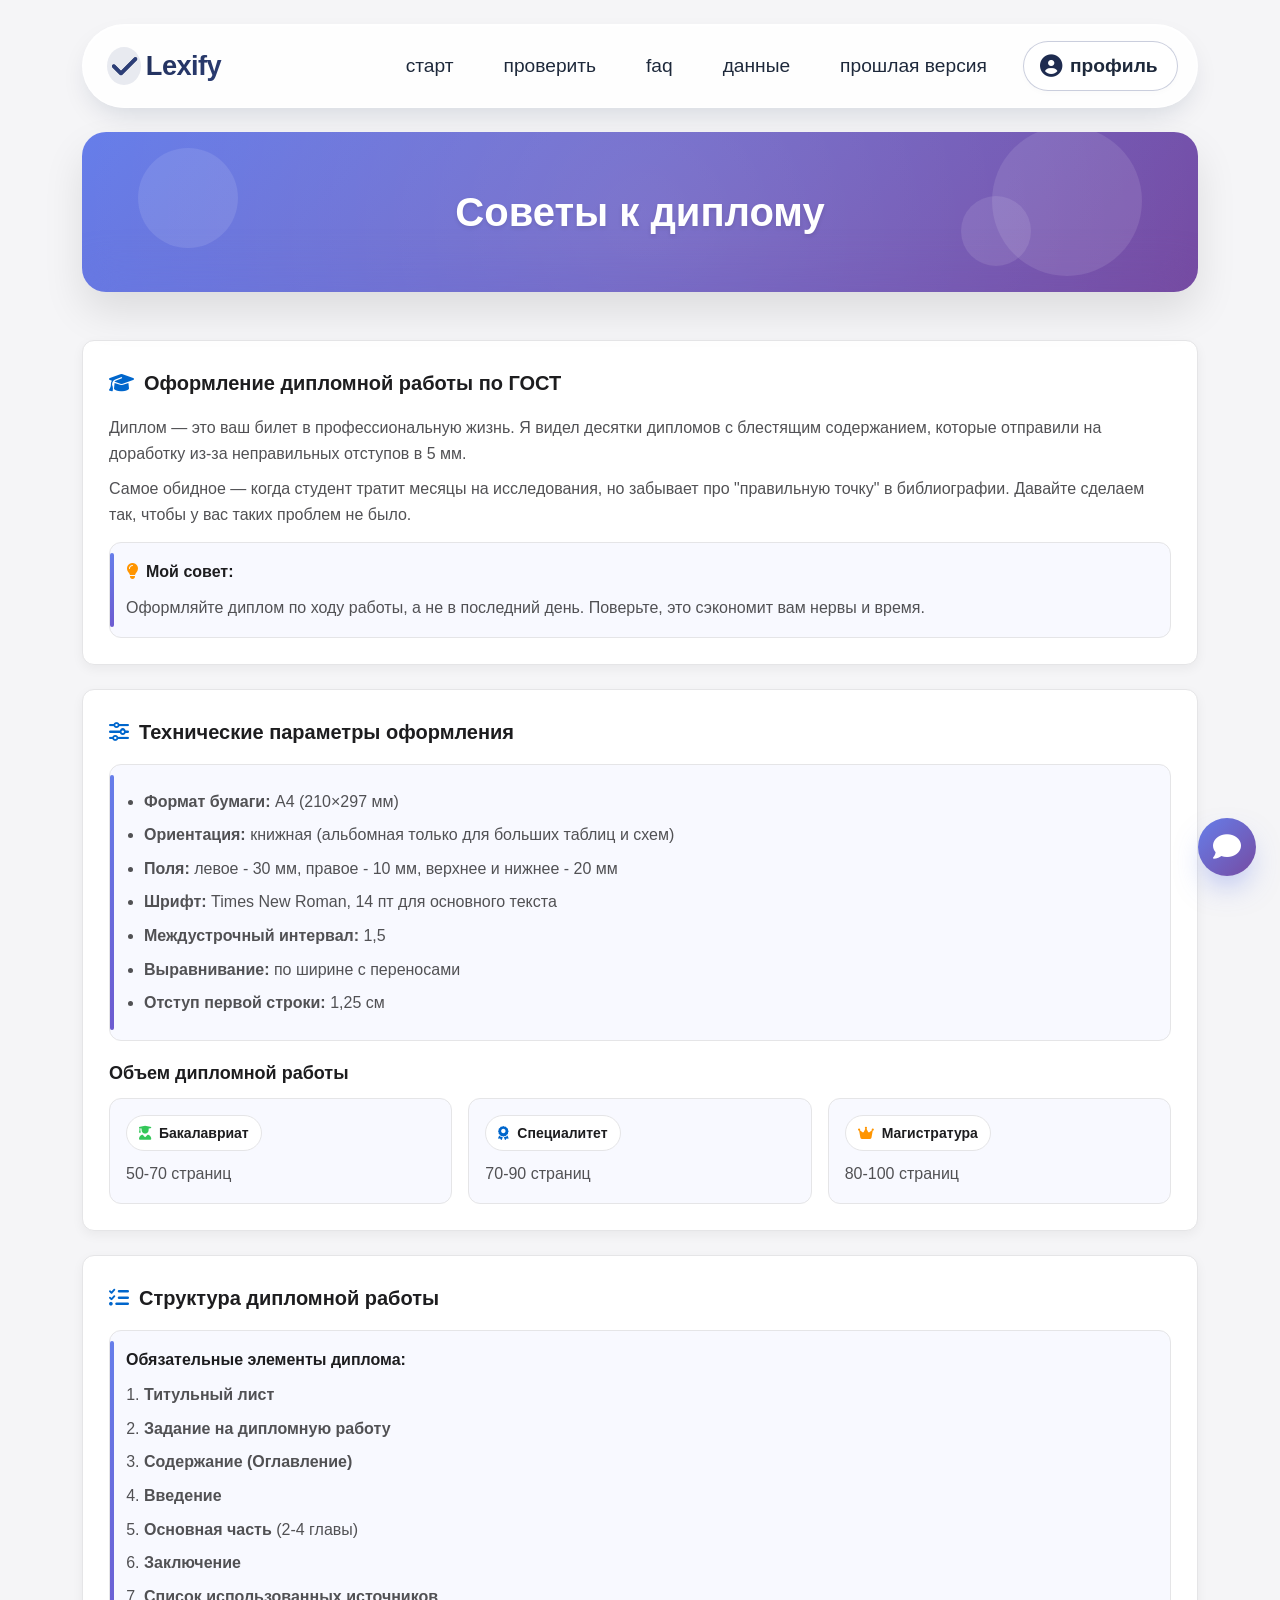
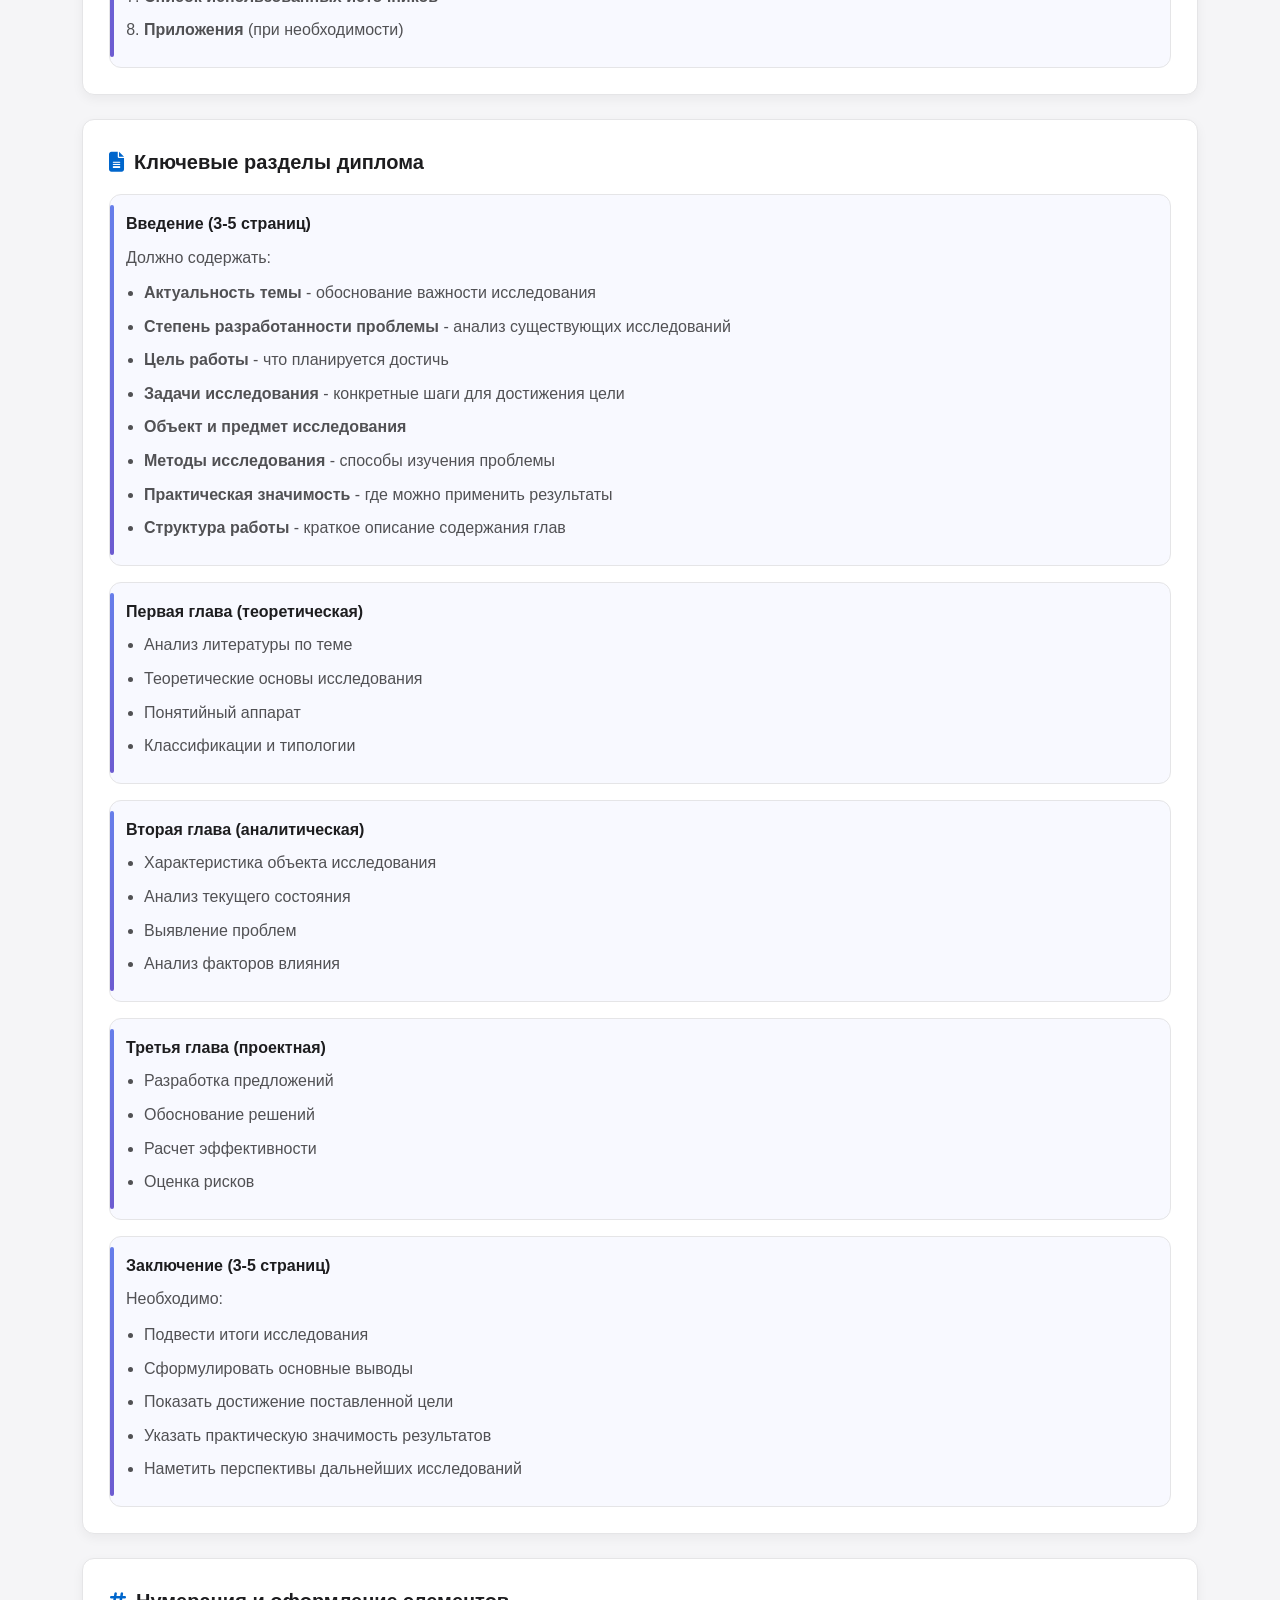
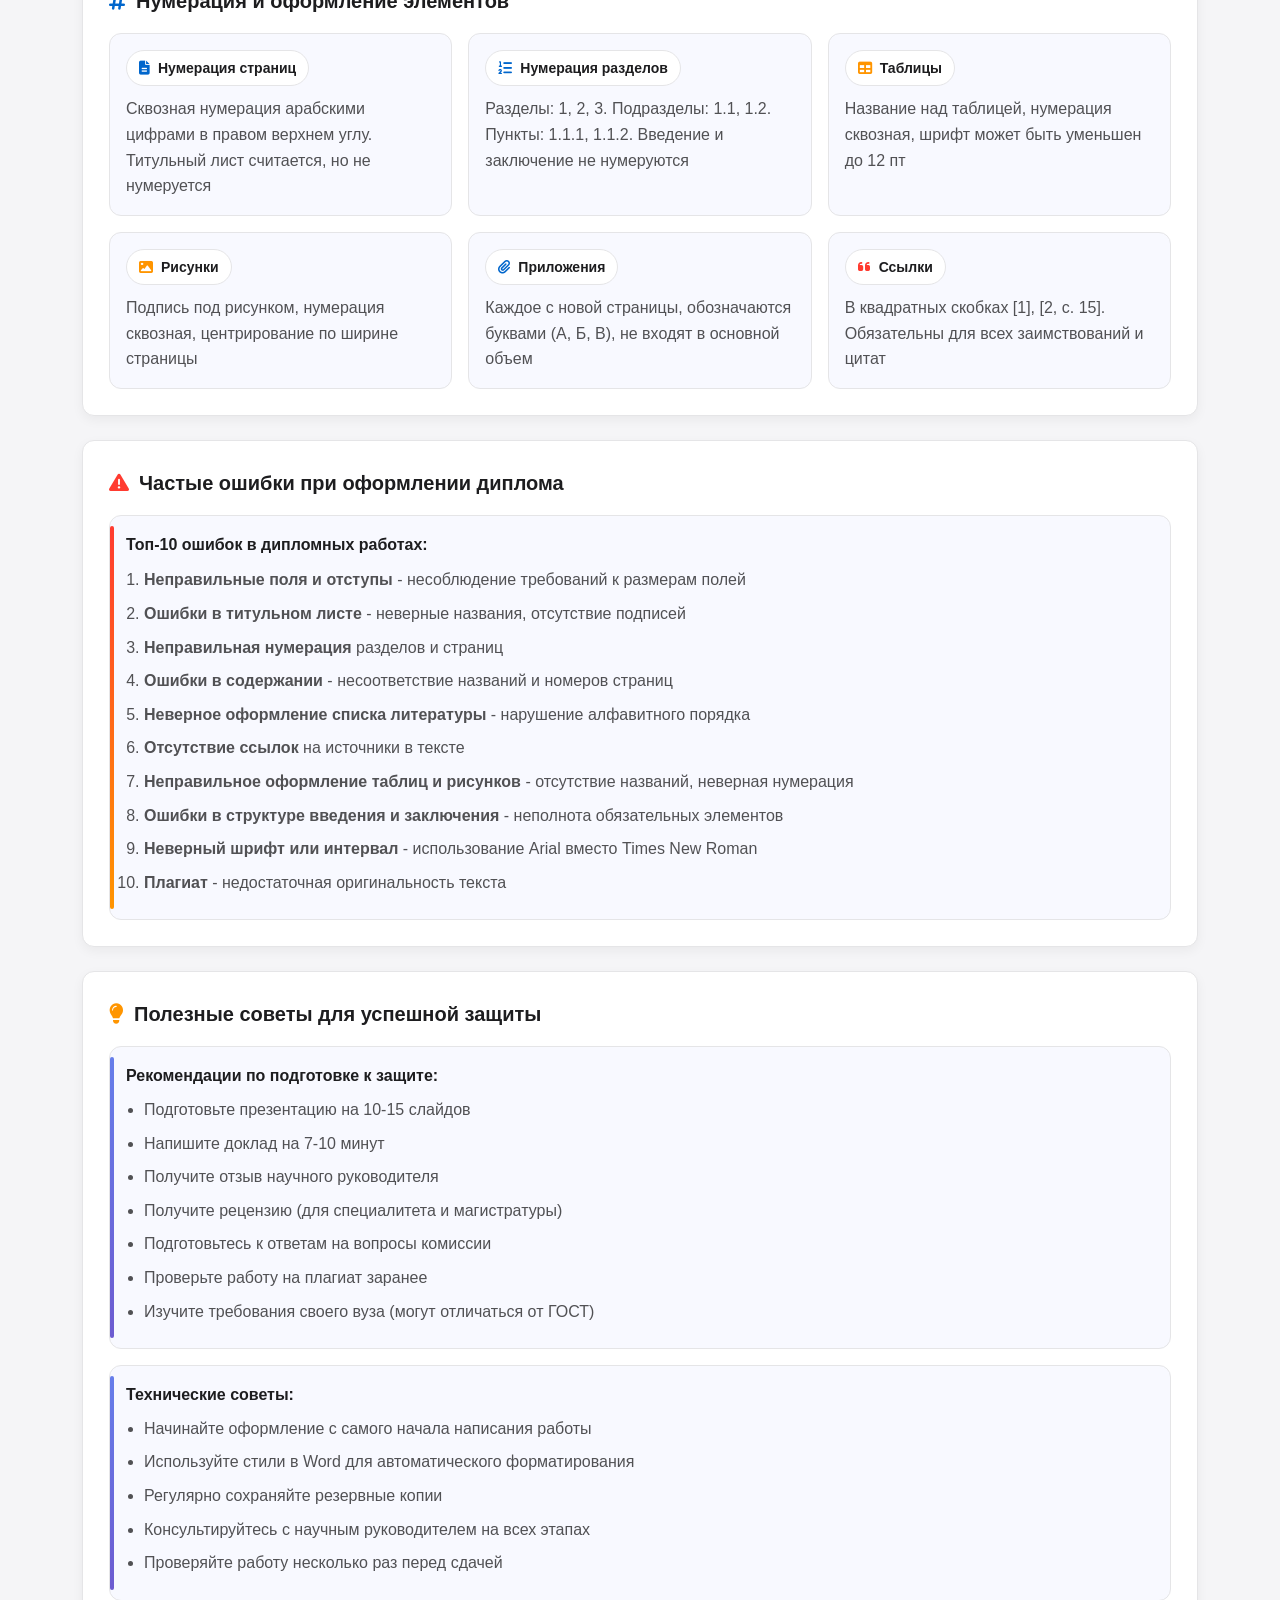
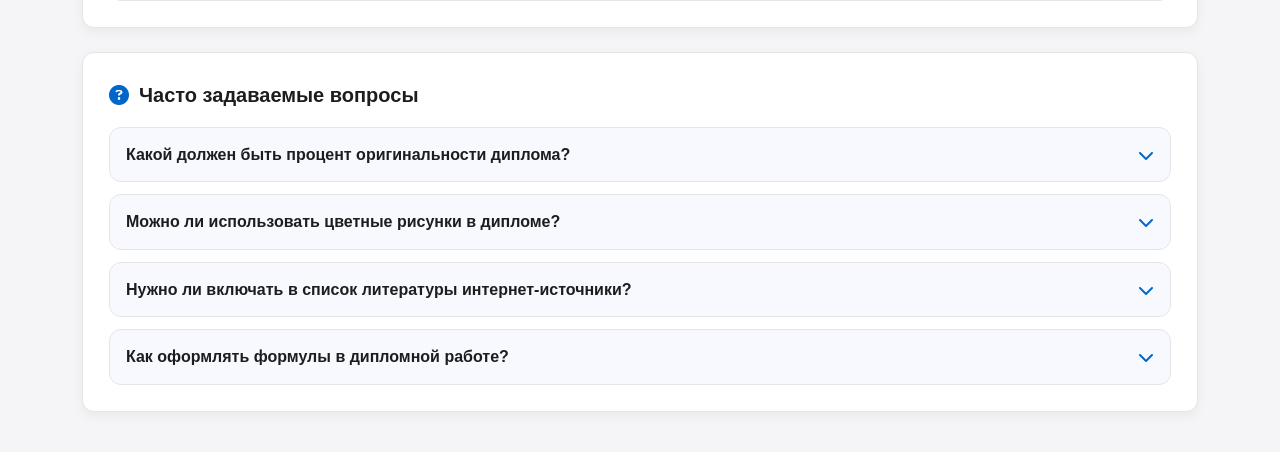
<file: djangoproject/api/templates/diploma.html>
<!DOCTYPE html>
<html lang="ru">

<head>
  <meta charset="UTF-8">
  <meta name="viewport" content="width=device-width, initial-scale=1.0">
  <meta name="yandex-verification" content="247f21928a1f1467" />
  <title>Lexify — Проверка документов</title>



  <link rel="manifest" href="https://check.lexiqo.ru/static/file/manifest.json" crossorigin="use-credentials" />

  <link rel="icon" type="image/x-icon" href="https://check.lexiqo.ru/static/img/fav.png">
  <link rel="apple-touch-icon" href="https://check.lexiqo.ru/static/img/fav.ico">
  <link rel="icon" type="image/svg+xml" href="https://check.lexiqo.ru/static/img/fav.svg">

  <meta name="description" content="Проверим курсовую или диплом за секунды!" />
  <meta name="application-name" content="Lexify" lang="ru" />
  <meta name="application-name" content="Lexify" lang="en" />
  <meta name="keywords" content="spellcheck,grammar,document" />
  <meta name="robots" content="index, follow" />
  <meta name="author" content="Alexander Plesovskikh" />

  <meta property="og:title" content="Lexify" />
  <meta property="og:description" content="Проверим курсовую или диплом за секунды!" />
  <meta property="og:image" content="https://check.lexiqo.ru/static/img/poster.jpg" />
  <meta property="og:url" content="https://check.lexiqo.ru" />
  <meta property="og:type" content="website" />
  <meta property="og:site_name" content="Проверим курсовую или диплом за секунды!" />
  <meta property="og:locale" content="ru" />

  <meta name="twitter:card" content="summary_large_image" />
  <meta name="twitter:title" content="Lexify" />
  <meta name="twitter:description" content="Проверим курсовую или диплом за секунды!" />
  <meta name="twitter:image" content="https://check.lexiqo.ru/static/img/poster.jpg" />

  <style>
    /* Bootstrap-like Grid System with CSS Grid */
    .grid {
      display: grid;
      grid-template-columns: repeat(12, 1fr);
      gap: 24px;
      /* Bootstrap default gutter */
    }

    /* Container */
    .container {
      width: 100%;
      padding-right: 12px;
      padding-left: 12px;
      margin-right: auto;
      margin-left: auto;
    }

    /* Responsive containers */
    @media (min-width: 576px) {
      .container {
        max-width: 540px;
      }
    }

    @media (min-width: 768px) {
      .container {
        max-width: 720px;
      }
    }

    @media (min-width: 992px) {
      .container {
        max-width: 960px;
      }
    }

    @media (min-width: 1200px) {
      .container {
        max-width: 1140px;
      }
    }

    @media (min-width: 1400px) {
      .container {
        max-width: 1320px;
      }
    }

    /* Row - grid wrapper */
    .row {
      display: grid;
      grid-template-columns: repeat(12, 1fr);
      gap: 24px;
    }

    /* Column classes */
    .col-1 {
      grid-column: span 1;
    }

    .col-2 {
      grid-column: span 2;
    }

    .col-3 {
      grid-column: span 3;
    }

    .col-4 {
      grid-column: span 4;
    }

    .col-5 {
      grid-column: span 5;
    }

    .col-6 {
      grid-column: span 6;
    }

    .col-7 {
      grid-column: span 7;
    }

    .col-8 {
      grid-column: span 8;
    }

    .col-9 {
      grid-column: span 9;
    }

    .col-10 {
      grid-column: span 10;
    }

    .col-11 {
      grid-column: span 11;
    }

    .col-12 {
      grid-column: span 12;
    }

    /* Responsive columns */
    @media (min-width: 576px) {
      .col-sm-1 {
        grid-column: span 1;
      }

      .col-sm-2 {
        grid-column: span 2;
      }

      .col-sm-3 {
        grid-column: span 3;
      }

      .col-sm-4 {
        grid-column: span 4;
      }

      .col-sm-5 {
        grid-column: span 5;
      }

      .col-sm-6 {
        grid-column: span 6;
      }

      .col-sm-7 {
        grid-column: span 7;
      }

      .col-sm-8 {
        grid-column: span 8;
      }

      .col-sm-9 {
        grid-column: span 9;
      }

      .col-sm-10 {
        grid-column: span 10;
      }

      .col-sm-11 {
        grid-column: span 11;
      }

      .col-sm-12 {
        grid-column: span 12;
      }
    }

    @media (min-width: 768px) {
      .col-md-1 {
        grid-column: span 1;
      }

      .col-md-2 {
        grid-column: span 2;
      }

      .col-md-3 {
        grid-column: span 3;
      }

      .col-md-4 {
        grid-column: span 4;
      }

      .col-md-5 {
        grid-column: span 5;
      }

      .col-md-6 {
        grid-column: span 6;
      }

      .col-md-7 {
        grid-column: span 7;
      }

      .col-md-8 {
        grid-column: span 8;
      }

      .col-md-9 {
        grid-column: span 9;
      }

      .col-md-10 {
        grid-column: span 10;
      }

      .col-md-11 {
        grid-column: span 11;
      }

      .col-md-12 {
        grid-column: span 12;
      }
    }

    @media (min-width: 992px) {
      .col-lg-1 {
        grid-column: span 1;
      }

      .col-lg-2 {
        grid-column: span 2;
      }

      .col-lg-3 {
        grid-column: span 3;
      }

      .col-lg-4 {
        grid-column: span 4;
      }

      .col-lg-5 {
        grid-column: span 5;
      }

      .col-lg-6 {
        grid-column: span 6;
      }

      .col-lg-7 {
        grid-column: span 7;
      }

      .col-lg-8 {
        grid-column: span 8;
      }

      .col-lg-9 {
        grid-column: span 9;
      }

      .col-lg-10 {
        grid-column: span 10;
      }

      .col-lg-11 {
        grid-column: span 11;
      }

      .col-lg-12 {
        grid-column: span 12;
      }
    }

    @media (min-width: 1200px) {
      .col-xl-1 {
        grid-column: span 1;
      }

      .col-xl-2 {
        grid-column: span 2;
      }

      .col-xl-3 {
        grid-column: span 3;
      }

      .col-xl-4 {
        grid-column: span 4;
      }

      .col-xl-5 {
        grid-column: span 5;
      }

      .col-xl-6 {
        grid-column: span 6;
      }

      .col-xl-7 {
        grid-column: span 7;
      }

      .col-xl-8 {
        grid-column: span 8;
      }

      .col-xl-9 {
        grid-column: span 9;
      }

      .col-xl-10 {
        grid-column: span 10;
      }

      .col-xl-11 {
        grid-column: span 11;
      }

      .col-xl-12 {
        grid-column: span 12;
      }
    }

    @media (min-width: 1400px) {
      .col-xxl-1 {
        grid-column: span 1;
      }

      .col-xxl-2 {
        grid-column: span 2;
      }

      .col-xxl-3 {
        grid-column: span 3;
      }

      .col-xxl-4 {
        grid-column: span 4;
      }

      .col-xxl-5 {
        grid-column: span 5;
      }

      .col-xxl-6 {
        grid-column: span 6;
      }

      .col-xxl-7 {
        grid-column: span 7;
      }

      .col-xxl-8 {
        grid-column: span 8;
      }

      .col-xxl-9 {
        grid-column: span 9;
      }

      .col-xxl-10 {
        grid-column: span 10;
      }

      .col-xxl-11 {
        grid-column: span 11;
      }

      .col-xxl-12 {
        grid-column: span 12;
      }
    }

    /* Auto layout columns */
    .col-auto {
      grid-column: auto;
    }

    .col {
      grid-column: auto / span 1;
    }

    /* Gutters modifiers */
    .g-0 {
      gap: 0;
    }

    .g-1 {
      gap: 4px;
    }

    .g-2 {
      gap: 8px;
    }

    .g-3 {
      gap: 16px;
    }

    .g-4 {
      gap: 24px;
    }

    .g-5 {
      gap: 48px;
    }

    .gx-0 {
      column-gap: 0;
    }

    .gx-1 {
      column-gap: 4px;
    }

    .gx-2 {
      column-gap: 8px;
    }

    .gx-3 {
      column-gap: 16px;
    }

    .gx-4 {
      column-gap: 24px;
    }

    .gx-5 {
      column-gap: 48px;
    }

    .gy-0 {
      row-gap: 0;
    }

    .gy-1 {
      row-gap: 4px;
    }

    .gy-2 {
      row-gap: 8px;
    }

    .gy-3 {
      row-gap: 16px;
    }

    .gy-4 {
      row-gap: 24px;
    }

    .gy-5 {
      row-gap: 48px;
    }

    /* Offset classes */
    .offset-1 {
      margin-left: 8.333333%;
    }

    .offset-2 {
      margin-left: 16.666667%;
    }

    .offset-3 {
      margin-left: 25%;
    }

    .offset-4 {
      margin-left: 33.333333%;
    }

    .offset-5 {
      margin-left: 41.666667%;
    }

    .offset-6 {
      margin-left: 50%;
    }

    .offset-7 {
      margin-left: 58.333333%;
    }

    .offset-8 {
      margin-left: 66.666667%;
    }

    .offset-9 {
      margin-left: 75%;
    }

    .offset-10 {
      margin-left: 83.333333%;
    }

    .offset-11 {
      margin-left: 91.666667%;
    }

    /* Responsive offsets */
    @media (min-width: 576px) {
      .offset-sm-1 {
        margin-left: 8.333333%;
      }

      .offset-sm-2 {
        margin-left: 16.666667%;
      }

      .offset-sm-3 {
        margin-left: 25%;
      }

      .offset-sm-4 {
        margin-left: 33.333333%;
      }

      .offset-sm-5 {
        margin-left: 41.666667%;
      }

      .offset-sm-6 {
        margin-left: 50%;
      }

      .offset-sm-7 {
        margin-left: 58.333333%;
      }

      .offset-sm-8 {
        margin-left: 66.666667%;
      }

      .offset-sm-9 {
        margin-left: 75%;
      }

      .offset-sm-10 {
        margin-left: 83.333333%;
      }

      .offset-sm-11 {
        margin-left: 91.666667%;
      }
    }

    @media (min-width: 768px) {
      .offset-md-1 {
        margin-left: 8.333333%;
      }

      .offset-md-2 {
        margin-left: 16.666667%;
      }

      .offset-md-3 {
        margin-left: 25%;
      }

      .offset-md-4 {
        margin-left: 33.333333%;
      }

      .offset-md-5 {
        margin-left: 41.666667%;
      }

      .offset-md-6 {
        margin-left: 50%;
      }

      .offset-md-7 {
        margin-left: 58.333333%;
      }

      .offset-md-8 {
        margin-left: 66.666667%;
      }

      .offset-md-9 {
        margin-left: 75%;
      }

      .offset-md-10 {
        margin-left: 83.333333%;
      }

      .offset-md-11 {
        margin-left: 91.666667%;
      }
    }

    @media (min-width: 992px) {
      .offset-lg-1 {
        margin-left: 8.333333%;
      }

      .offset-lg-2 {
        margin-left: 16.666667%;
      }

      .offset-lg-3 {
        margin-left: 25%;
      }

      .offset-lg-4 {
        margin-left: 33.333333%;
      }

      .offset-lg-5 {
        margin-left: 41.666667%;
      }

      .offset-lg-6 {
        margin-left: 50%;
      }

      .offset-lg-7 {
        margin-left: 58.333333%;
      }

      .offset-lg-8 {
        margin-left: 66.666667%;
      }

      .offset-lg-9 {
        margin-left: 75%;
      }

      .offset-lg-10 {
        margin-left: 83.333333%;
      }

      .offset-lg-11 {
        margin-left: 91.666667%;
      }
    }

    @media (min-width: 1200px) {
      .offset-xl-1 {
        margin-left: 8.333333%;
      }

      .offset-xl-2 {
        margin-left: 16.666667%;
      }

      .offset-xl-3 {
        margin-left: 25%;
      }

      .offset-xl-4 {
        margin-left: 33.333333%;
      }

      .offset-xl-5 {
        margin-left: 41.666667%;
      }

      .offset-xl-6 {
        margin-left: 50%;
      }

      .offset-xl-7 {
        margin-left: 58.333333%;
      }

      .offset-xl-8 {
        margin-left: 66.666667%;
      }

      .offset-xl-9 {
        margin-left: 75%;
      }

      .offset-xl-10 {
        margin-left: 83.333333%;
      }

      .offset-xl-11 {
        margin-left: 91.666667%;
      }
    }

    /* Order classes */
    .order-1 {
      order: 1;
    }

    .order-2 {
      order: 2;
    }

    .order-3 {
      order: 3;
    }

    .order-4 {
      order: 4;
    }

    .order-5 {
      order: 5;
    }

    .order-6 {
      order: 6;
    }

    .order-7 {
      order: 7;
    }

    .order-8 {
      order: 8;
    }

    .order-9 {
      order: 9;
    }

    .order-10 {
      order: 10;
    }

    .order-11 {
      order: 11;
    }

    .order-12 {
      order: 12;
    }

    /* Alignment utilities */
    .justify-content-start {
      justify-content: start;
    }

    .justify-content-end {
      justify-content: end;
    }

    .justify-content-center {
      justify-content: center;
    }

    .justify-content-between {
      justify-content: space-between;
    }

    .justify-content-around {
      justify-content: space-around;
    }

    .justify-content-evenly {
      justify-content: space-evenly;
    }

    .align-items-start {
      align-items: start;
    }

    .align-items-end {
      align-items: end;
    }

    .align-items-center {
      align-items: center;
    }

    .align-items-baseline {
      align-items: baseline;
    }

    .align-items-stretch {
      align-items: stretch;
    }

    /* No gutters */
    .row.no-gutters {
      gap: 0;
    }
  </style>
  <style>
    * {
      margin: 0;
      padding: 0;
      box-sizing: border-box;
    }

    body {
      font-family: -apple-system, BlinkMacSystemFont, 'Segoe UI', Roboto, Oxygen, Ubuntu, sans-serif;
      background-color: #f5f5f7;
      color: #1d1d1f;
      line-height: 1.6;
    }

    .containerB {
      max-width: 800px;
      margin: 0 auto;
      padding: 20px;
    }

    header {
      text-align: center;
      margin-bottom: 30px;
      padding-bottom: 20px;
    }

    .logo {
      font-size: 28px;
      font-weight: 700;
      color: #0066cc;
      margin-bottom: 10px;
    }

    .tagline {
      color: #86868b;
      font-size: 18px;
      margin-bottom: 20px;
    }

    .card {
      background: white;
      border-radius: 12px;
      padding: 30px;
      box-shadow: 0 4px 12px rgba(0, 0, 0, 0.05);
      border: 1px solid #e5e5e7;
    }

    .card-title {
      font-size: 20px;
      font-weight: 600;
      margin-bottom: 20px;
      color: #1d1d1f;
      display: flex;
      align-items: center;
      gap: 10px;
    }

    .card-title i {
      color: #0066cc;
    }

    .settings-grid {
      display: grid;
      grid-template-columns: repeat(auto-fit, minmax(200px, 1fr));
      gap: 20px;
      margin-bottom: 10px;
    }

    .setting-group {
      margin-bottom: 0px;
    }

    .setting-label {
      display: block;
      font-weight: 500;
      margin-bottom: 10px;
      color: #515154;
    }

    .select-field {
      width: 100%;
      padding: 12px 16px;
      border-radius: 8px;
      border: 1px solid #d1d1d6;
      background: #f5f5f7;
      font-size: 16px;
      color: #1d1d1f;
      cursor: pointer;
      transition: all 0.2s;
      appearance: none;
      background-image: url("data:image/svg+xml;charset=UTF-8,%3csvg xmlns='http://www.w3.org/2000/svg' viewBox='0 0 24 24' fill='none' stroke='currentColor' stroke-width='2' stroke-linecap='round' stroke-linejoin='round'%3e%3cpolyline points='6 9 12 15 18 9'%3e%3c/polyline%3e%3c/svg%3e");
      background-repeat: no-repeat;
      background-position: right 12px center;
      background-size: 16px;
    }

    .select-field:hover {
      background-color: #e5e5e7;
      border-color: #0066cc;
    }

    .select-field:focus {
      outline: none;
      border-color: #0066cc;
      box-shadow: 0 0 0 3px rgba(0, 102, 204, 0.1);
    }

    .file-upload {
      border: 2px dashed #d1d1d6;
      border-radius: 12px;
      padding: 40px 20px;
      text-align: center;
      transition: all 0.3s;
      cursor: pointer;
      margin-bottom: 20px;
    }

    .file-upload:hover {
      border-color: #0066cc;
      background: #f8f9ff;
    }

    .file-upload.dragover {
      border-color: #0066cc;
      background: #e8f1fd;
    }

    .upload-icon {
      font-size: 48px;
      color: #86868b;
      margin-bottom: 15px;
    }

    .file-input {
      display: none;
    }

    .file-list {
      margin-top: 20px;
    }

    .file-item {
      display: flex;
      align-items: center;
      justify-content: space-between;
      padding: 12px 16px;
      background: #f8f9ff;
      border-radius: 8px;
      margin-bottom: 8px;
      border: 1px solid #e5e5e7;
    }

    .file-info {
      display: flex;
      align-items: center;
      gap: 12px;
      flex: 1;
    }

    .file-icon {
      color: #0066cc;
      font-size: 20px;
    }

    .file-name {
      font-weight: 500;
      word-break: break-all;
    }

    .file-size {
      color: #86868b;
      font-size: 14px;
      margin-left: auto;
      padding-left: 10px;
    }

    .remove-file {
      background: none;
      border: none;
      color: #ff3b30;
      cursor: pointer;
      padding: 5px;
      font-size: 18px;
    }

    .button {
      background: #0066cc;
      color: white;
      border: none;
      padding: 14px 28px;
      border-radius: 10px;
      font-size: 16px;
      font-weight: 500;
      cursor: pointer;
      transition: all 0.2s;
      width: 100%;
      margin-top: 20px;
    }

    .button:hover {
      background: #0055b3;
      transform: translateY(-1px);
    }

    .button:active {
      transform: translateY(0);
    }

    .button:disabled {
      background: #c7c7cc;
      cursor: not-allowed;
      transform: none;
    }

    .button-secondary {
      background: #f5f5f7;
      color: #1d1d1f;
      border: 1px solid #d1d1d6;
    }

    .button-secondary:hover {
      background: #e5e5e7;
    }

    .result-section {
      display: none;
    }

    .result-item {
      background: #f8f9ff;
      border-radius: 10px;
      padding: 20px;
      margin-bottom: 15px;
      border: 1px solid #e5e5e7;
    }

    .result-header {
      display: flex;
      justify-content: space-between;
      align-items: center;
      margin-bottom: 15px;
    }

    .result-status {
      display: inline-flex;
      align-items: center;
      gap: 6px;
      padding: 4px 12px;
      border-radius: 20px;
      font-size: 14px;
      font-weight: 500;
    }

    .status-processing {
      background: #fff3cd;
      color: #856404;
    }

    .status-ready {
      background: #d4edda;
      color: #155724;
    }

    .result-link {
      display: inline-flex;
      align-items: center;
      gap: 8px;
      color: #0066cc;
      text-decoration: none;
      font-weight: 500;
      padding: 8px 16px;
      background: white;
      border-radius: 8px;
      border: 1px solid #e5e5e7;
      transition: all 0.2s;
    }

    .result-link:hover {
      background: #f8f9ff;
      border-color: #0066cc;
    }

    .progress-bar {
      height: 6px;
      background: #e5e5e7;
      border-radius: 3px;
      overflow: hidden;
      margin-top: 15px;
    }

    .progress-fill {
      height: 100%;
      background: #0066cc;
      width: 0%;
      transition: width 0.3s;
    }

    .status-message {
      text-align: center;
      padding: 20px;
      color: #86868b;
    }

    .loading {
      display: none;
      text-align: center;
      padding: 30px;
    }

    .spinner {
      width: 40px;
      height: 40px;
      border: 4px solid #f3f3f3;
      border-top: 4px solid #0066cc;
      border-radius: 50%;
      animation: spin 1s linear infinite;
      margin: 0 auto 20px;
    }

    @keyframes spin {
      0% {
        transform: rotate(0deg);
      }

      100% {
        transform: rotate(360deg);
      }
    }

    .notification {
      position: fixed;
      top: 20px;
      right: 20px;
      padding: 16px 24px;
      border-radius: 10px;
      background: white;
      box-shadow: 0 4px 12px rgba(0, 0, 0, 0.15);
      display: none;
      align-items: center;
      gap: 12px;
      z-index: 1000;
      max-width: 400px;
      animation: slideIn 0.3s ease;
    }

    .notification.success {
      border-left: 4px solid #34c759;
    }

    .notification.error {
      border-left: 4px solid #ff3b30;
    }

    .notification.warning {
      border-left: 4px solid #ff9500;
    }

    @keyframes slideIn {
      from {
        transform: translateX(100%);
        opacity: 0;
      }

      to {
        transform: translateX(0);
        opacity: 1;
      }
    }

    @media (max-width: 600px) {
      .containerB {
        padding: 15px;
      }

      .card {
        padding: 20px;
      }

      .settings-grid {
        grid-template-columns: 1fr;
      }
    }




    .navbar-wrapper {
      width: 100%;
      background: transparent;
      backdrop-filter: none;
      border-radius: 0;
      padding: 0;
      box-shadow: none;
      margin-bottom: 1.5rem;
      margin-top: 1.5rem;
    }

    .navbar {
      background-color: #ffffffdd;
      backdrop-filter: blur(8px);
      -webkit-backdrop-filter: blur(8px);
      border-radius: 60px;
      /* pill shape */
      padding: 0.6rem 1.2rem;
      box-shadow: 0 12px 28px -8px rgba(0, 32, 64, 0.15), inset 0 1px 2px rgba(255, 255, 255, 0.8);
      border: 1px solid rgba(255, 255, 255, 0.6);
      transition: all 0.2s ease;
    }

    .navbar-container {
      display: flex;
      align-items: center;
      justify-content: space-between;
      flex-wrap: wrap;
      width: 100%;
    }

    .brand {
      font-size: 1.7rem;
      font-weight: 650;
      letter-spacing: -0.02em;
      background: linear-gradient(135deg, #1e2b4f, #2c3e77);
      -webkit-background-clip: text;
      background-clip: text;
      color: transparent;
      padding: 0.2rem 0.8rem 0.2rem 0.3rem;
      border-radius: 40px;
      transition: all 0.2s;
      text-decoration: none;
      display: flex;
      align-items: center;
      gap: 0.3rem;
    }

    .brand i {
      font-size: 1.8rem;
      color: #2c3e77;
      background: rgba(44, 62, 119, 0.1);
      border-radius: 50%;
      padding: 0.3rem;
    }

    .nav-toggle {
      display: none;
      /* hidden on desktop */
      font-size: 1.9rem;
      color: #1e2b4f;
      background: rgba(255, 255, 255, 0.5);
      border: 1px transparent rgba(44, 62, 119, 0.2);
      width: 3.2rem;
      height: 3.2rem;
      border-radius: 50%;
      cursor: pointer;
      align-items: center;
      justify-content: center;
      transition: 0.15s;
      box-shadow: 0 4px 10px rgba(0, 0, 0, 0.02);
    }

    .nav-toggle:hover {
      background: #ffffff;
      border-color: #2c3e77;
    }

    .nav-menu {
      display: flex;
      align-items: center;
      gap: 0.5rem;
      flex-wrap: wrap;
    }

    .nav-links {
      display: flex;
      align-items: center;
      gap: 0.2rem;
      list-style: none;
      margin: 0;
      padding: 0;
      flex-wrap: wrap;
    }

    .nav-item {
      padding: 0.3rem 0.2rem;
    }

    .nav-link {
      font-size: 1.2rem;
      font-weight: 520;
      padding: 0.65rem 1.2rem;
      border-radius: 40px;
      /* rounded buttons inside navbar */
      background: transparent;
      color: #1e293b;
      text-decoration: none;
      display: inline-flex;
      align-items: center;
      gap: 0.3rem;
      transition: all 0.2s;
      white-space: nowrap;
      border: 1px solid transparent;
    }

    .nav-link i {
      font-size: 1rem;
      color: #4f5e7b;
    }

    .nav-link:hover {
      background: rgba(44, 62, 119, 0.08);
      border-color: rgba(44, 62, 119, 0.2);
      color: #0f172b;
    }

    .profile-item {
      margin-left: 0.3rem;
    }

    .profile-link {
      background: #ffffff;
      border: 1px solid rgba(44, 62, 119, 0.25);
      border-radius: 50px;
      padding: 0.55rem 1.2rem 0.55rem 1rem;
      font-weight: 550;
      gap: 0.5rem;
      box-shadow: 0 2px 6px rgba(0, 0, 0, 0.02);
    }

    .profile-link i {
      font-size: 1.4rem;
      color: #1e2b4f;
    }

    .profile-link:hover {
      background: #f5f8ff;
      border-color: #2c3e77;
    }

    @media screen and (max-width: 780px) {
      .navbar {
        border-radius: 40px;
        padding: 0.5rem 1rem;
      }

      .navbar-container {
        position: relative;
      }

      .nav-toggle {
        display: flex;
        order: 3;
      }

      .brand {
        order: 1;
        font-size: 1.5rem;
      }

      .nav-menu {
        order: 4;
        width: 100%;
        flex-direction: column;
        align-items: stretch;
        background: rgba(255, 255, 255, 0.85);
        backdrop-filter: blur(16px);
        -webkit-backdrop-filter: blur(16px);
        margin-top: 1rem;
        padding: 1rem 0.8rem;
        border-radius: 40px;
        border: 1px solid rgba(255, 255, 255, 0.8);
        display: none;
        /* hidden until toggle */
      }

      #nav-toggle-checkbox:checked~.nav-menu {
        display: flex;
      }

      .nav-links {
        flex-direction: column;
        align-items: stretch;
        width: 100%;
        gap: 0.3rem;
      }

      .nav-item {
        width: 100%;
        padding: 0.2rem 0;
      }

      .nav-link {
        width: 100%;
        justify-content: flex-start;
        padding: 0.9rem 1.5rem;
        background: rgba(255, 255, 255, 0.3);
        border: 1px solid transparent;
      }

      .profile-item {
        margin-left: 0;
        margin-top: 0.3rem;
        width: 100%;
      }

      .profile-link {
        justify-content: center;
        background: #ffffffcc;
        width: 100%;
      }
    }




    /*Banner*/

    /* Анимированный баннер для главной страницы */
    .hero-banner {
      background: linear-gradient(135deg, #667eea 0%, #764ba2 100%);
      border-radius: 24px;
      padding: 3rem 2rem;
      margin-bottom: 0rem;
      position: relative;
      overflow: hidden;
      box-shadow: 0 20px 40px rgba(0, 0, 0, 0.1);
      animation: bannerAppear 0.8s ease-out;
    }

    .blueban {
      background: linear-gradient(135deg, #667eea 0%, #2490dd 100%);
    }

    .hero-banner::before {
      content: '';
      position: absolute;
      top: -50%;
      right: -50%;
      width: 200%;
      height: 200%;
      background: radial-gradient(circle, rgba(255, 255, 255, 0.1) 0%, transparent 50%);
      animation: rotate 20s linear infinite;
    }

    .hero-banner::after {
      content: '';
      position: absolute;
      bottom: -20px;
      left: 0;
      width: 100%;
      height: 40px;
      background: inherit;
      filter: blur(20px);
      opacity: 0.4;
    }

    .banner-content {
      position: relative;
      z-index: 2;
      color: white;
      max-width: 800px;
      margin: 0 auto;
      text-align: center;
    }

    .banner-title {
      font-size: 2.5rem;
      font-weight: 700;
      margin-bottom: 1rem;
      animation: slideUp 0.6s ease-out 0.2s both;
      text-shadow: 0 2px 4px rgba(0, 0, 0, 0.1);
    }

    .banner-subtitle {
      font-size: 1.2rem;
      margin-bottom: 2rem;
      opacity: 0.9;
      animation: slideUp 0.6s ease-out 0.3s both;
    }

    .banner-stats {
      display: flex;
      justify-content: center;
      gap: 3rem;
      margin-bottom: 2rem;
      animation: slideUp 0.6s ease-out 0.4s both;
    }

    .stat-item {
      text-align: center;
    }

    .stat-number {
      font-size: 2rem;
      font-weight: 700;
      display: block;
      line-height: 1.2;
    }

    .stat-label {
      font-size: 0.9rem;
      opacity: 0.8;
      text-transform: uppercase;
      letter-spacing: 1px;
    }

    .banner-button {
      display: inline-block;
      padding: 1rem 2.5rem;
      background: white;
      color: #667eea;
      text-decoration: none;
      border-radius: 50px;
      font-weight: 600;
      font-size: 1.1rem;
      transition: all 0.3s ease;
      box-shadow: 0 4px 15px rgba(0, 0, 0, 0.2);
      animation: slideUp 0.6s ease-out 0.5s both;
      position: relative;
      overflow: hidden;
    }

    .banner-button:hover {
      transform: translateY(-2px);
      box-shadow: 0 6px 20px rgba(0, 0, 0, 0.3);
    }

    .banner-button:active {
      transform: translateY(0);
    }

    .banner-button::before {
      content: '';
      position: absolute;
      top: 50%;
      left: 50%;
      width: 0;
      height: 0;
      border-radius: 50%;
      background: rgba(102, 126, 234, 0.2);
      transform: translate(-50%, -50%);
      transition: width 0.6s, height 0.6s;
    }

    .banner-button:hover::before {
      width: 300px;
      height: 300px;
    }

    .floating-elements {
      position: absolute;
      top: 0;
      left: 0;
      width: 100%;
      height: 100%;
      pointer-events: none;
      z-index: 1;
    }

    .floating-element {
      position: absolute;
      background: rgba(255, 255, 255, 0.1);
      border-radius: 50%;
      animation: float 6s ease-in-out infinite;
    }

    .floating-element:nth-child(1) {
      width: 100px;
      height: 100px;
      top: 10%;
      left: 5%;
      animation-delay: 0s;
    }

    .floating-element:nth-child(2) {
      width: 150px;
      height: 150px;
      bottom: 10%;
      right: 5%;
      animation-delay: 2s;
    }

    .floating-element:nth-child(3) {
      width: 70px;
      height: 70px;
      top: 40%;
      right: 15%;
      animation-delay: 1s;
    }

    @keyframes bannerAppear {
      from {
        opacity: 0;
        transform: scale(0.95);
      }

      to {
        opacity: 1;
        transform: scale(1);
      }
    }

    @keyframes slideUp {
      from {
        opacity: 0;
        transform: translateY(30px);
      }

      to {
        opacity: 1;
        transform: translateY(0);
      }
    }

    @keyframes float {

      0%,
      100% {
        transform: translateY(0) rotate(0deg);
      }

      50% {
        transform: translateY(-20px) rotate(5deg);
      }
    }

    @keyframes rotate {
      from {
        transform: rotate(0deg);
      }

      to {
        transform: rotate(360deg);
      }
    }

    /* Медиа-запросы для мобильных устройств */
    @media (max-width: 768px) {
      .hero-banner {
        padding: 2rem 1rem;
      }

      .banner-title {
        font-size: 1.8rem;
      }

      .banner-stats {
        flex-direction: column;
        gap: 1rem;
      }

      .stat-item {
        text-align: center;
      }

      .floating-element {
        opacity: 0.3;
      }
    }

    :root {
      --c-info: #0066cc;
      --c-warn: #ff9500;
      --c-danger: #ff3b30;
      --c-success: #34c759;
    }

    .lx-i-info {
      color: var(--c-info) !important;
    }

    .lx-i-warn {
      color: var(--c-warn) !important;
    }

    .lx-i-danger {
      color: var(--c-danger) !important;
    }

    .lx-i-success {
      color: var(--c-success) !important;
    }

    /* 1) цвет иконок */
    .is-info .lx-title i,
    .lx-i-info {
      color: var(--c-info) !important;
    }

    .is-warn .lx-title i,
    .lx-i-warn {
      color: var(--c-warn) !important;
    }

    .is-danger .lx-title i,
    .lx-i-danger {
      color: var(--c-danger) !important;
    }

    .is-success.lx-title i,
    .lx-i-success {
      color: var(--c-success) !important;
    }

    /* 2) цвет “левой полоски” у callout */
    .lx-callout.is-info::before {
      background: var(--c-info) !important;
    }

    .lx-callout.is-warn::before {
      background: var(--c-warn) !important;
    }

    .lx-callout.is-danger::before {
      background: var(--c-danger) !important;
    }

    .lx-callout.is-success::before {
      background: var(--c-success) !important;
    }

    /* 3) цвет иконки внутри badge */
    .lx-callout.is-info .lx-badge i {
      color: var(--c-info) !important;
    }

    .lx-callout.is-warn .lx-badge i {
      color: var(--c-warn) !important;
    }

    .lx-callout.is-danger .lx-badge i {
      color: var(--c-danger) !important;
    }

    .lx-callout.is-success .lx-badge i {
      color: var(--c-success) !important;
    }

    /* 4) цвет “плашек” (pill) */
    .lx-pill.is-info i {
      color: var(--c-info) !important;
    }

    .lx-pill.is-warn i {
      color: var(--c-warn) !important;
    }

    .lx-pill.is-danger i {
      color: var(--c-danger) !important;
    }

    .lx-pill.is-success i {
      color: var(--c-success) !important;
    }

    /* 5) ошибки (левая полоска) — фиксируем в красно-оранжевый */
    .lx-errors::before {
      background: linear-gradient(135deg, var(--c-danger), var(--c-warn)) !important;
    }
  </style>
  <link rel="stylesheet" href="https://cdnjs.cloudflare.com/ajax/libs/font-awesome/6.4.0/css/all.min.css">
</head>

<body>

  <div class="container">



    <div class="navbar-wrapper">

      <nav class="navbar">
        <div class="navbar-container">
          <input type="checkbox" id="nav-toggle-checkbox" style="display: none;">

          <a href="/" class="brand">
            <i class="fas fa-check"></i> Lexify
          </a>

          <label for="nav-toggle-checkbox" class="nav-toggle" aria-label="toggle menu">
            <i class="fas fa-bars"></i>
          </label>

          <div class="nav-menu">
            <ul class="nav-links">
              <li class="nav-item"><a href="/" class="nav-link">старт</a></li>
              <li class="nav-item"><a href="/doc" class="nav-link">проверить</a></li>
              <li class="nav-item"><a href="/faq" class="nav-link">faq</a></li>
              <li class="nav-item"><a href="/stats" class="nav-link">данные</a></li>
              <li class="nav-item"><a href="https://app.lexiqo.ru/oldcheck" class="nav-link">прошлая версия</a></li>
            </ul>

            <div class="profile-item">
              <a href="/profile" class="nav-link profile-link">
                <i class="fas fa-user-circle"></i> профиль
              </a>
            </div>
          </div>
        </div>
      </nav>

    </div>


    <div style="position: fixed; bottom: 24px; right: 24px; z-index: 9999;">
      <a href="https://chat.lexiqo.ru"
        style="display: flex; align-items: center; justify-content: center; width: 58px; height: 58px; background: linear-gradient(135deg, #667eea 0%, #764ba2 100%); border-radius: 50%; cursor: pointer; transition: all 0.3s cubic-bezier(0.175, 0.885, 0.32, 1.275); box-shadow: 0 15px 30px -8px rgba(102, 126, 234, 0.5); text-decoration: none;"
        onmouseover="this.style.transform='scale(1.12) rotate(5deg)'; this.style.boxShadow='0 20px 35px -5px rgba(102, 126, 234, 0.7)'"
        onmouseout="this.style.transform='scale(1) rotate(0deg)'; this.style.boxShadow='0 15px 30px -8px rgba(102, 126, 234, 0.5)'"
        target="_blank" rel="noopener noreferrer">
        <i class="fas fa-comment" style="font-size: 28px; color: white;"></i>
      </a>
    </div>




    <div class="row">


      <!-- Анимированный баннер для главной страницы - вставьте после navbar-wrapper или в начало .row -->
      <div class="col-12">
        <div class="hero-banner">
          <div class="floating-elements">
            <div class="floating-element"></div>
            <div class="floating-element"></div>
            <div class="floating-element"></div>
          </div>
          <div class="banner-content">
            <h1 class="banner-title" style="margin-bottom: 0px;">Советы к диплому</h1>
          </div>
        </div>
      </div>
      <style>
        /* ===== Lexify article kit (только для этой страницы) ===== */
        :root {
          --lx-bg: #f5f5f7;
          --lx-card: #ffffff;
          --lx-border: #e5e5e7;
          --lx-text: #1d1d1f;
          --lx-muted: #515154;
          --lx-accent: #6d5bd0;
          --lx-accent2: #667eea;
          --lx-soft: #f8f9ff;
          --lx-shadow: 0 4px 12px rgba(0, 0, 0, 0.05);
          --lx-radius: 12px;
        }

        /* чтобы не конфликтовать с баннером */
        .article-wrap {
          margin-top: 1.5rem;
          padding-bottom: 2.5rem;
        }

        /* карточки */
        .lx-card {
          background: var(--lx-card);
          border: 1px solid var(--lx-border);
          border-radius: var(--lx-radius);
          box-shadow: var(--lx-shadow);
          padding: 26px;
        }

        .lx-title {
          font-size: 20px;
          font-weight: 650;
          color: var(--lx-text);
          display: flex;
          align-items: center;
          gap: 10px;
          margin-bottom: 16px;
        }

        .lx-title i {
          color: var(--c-info);
        }

        .lx-p {
          color: var(--lx-muted);
          margin: 10px 0 0 0;
        }

        /* акцентный блок как в Lexify */
        .lx-callout {
          margin-top: 14px;
          background: var(--lx-soft);
          border: 1px solid var(--lx-border);
          border-radius: 12px;
          padding: 16px;
          position: relative;
        }

        .lx-callout::before {
          content: "";
          position: absolute;
          left: 0;
          top: 10px;
          bottom: 10px;
          width: 4px;
          border-radius: 4px;
          background: linear-gradient(135deg, var(--lx-accent2), var(--lx-accent));
        }

        .lx-badge {
          display: inline-flex;
          align-items: center;
          gap: 8px;
          font-weight: 600;
          color: var(--lx-text);
        }

        .lx-badge i {
          color: var(--lx-accent);
        }

        /* списки */
        .lx-list {
          margin: 0;
          padding-left: 18px;
          color: var(--lx-muted);
        }

        .lx-list li {
          margin: 8px 0;
        }

        /* мини-карточки */
        .lx-mini {
          background: var(--lx-soft);
          border: 1px solid var(--lx-border);
          border-radius: 12px;
          padding: 16px;
          height: 100%;
        }

        .lx-mini h4 {
          margin: 0 0 6px 0;
          font-size: 16px;
          font-weight: 650;
          color: var(--lx-text);
        }

        .lx-mini p {
          margin: 0;
          color: var(--lx-muted);
        }

        /* “плашки” вместо зелёных */
        .lx-pill {
          display: inline-flex;
          align-items: center;
          gap: 8px;
          padding: 6px 12px;
          border-radius: 999px;
          font-size: 14px;
          font-weight: 600;
          color: var(--lx-text);
          background: #fff;
          border: 1px solid var(--lx-border);
        }

        .lx-pill i {
          color: var(--lx-accent);
        }

        /* ошибки */
        .lx-errors {
          background: var(--lx-soft);
          border: 1px solid var(--lx-border);
          border-radius: 12px;
          padding: 16px;
          position: relative;
        }

        .lx-errors::before {
          content: "";
          position: absolute;
          left: 0;
          top: 10px;
          bottom: 10px;
          width: 4px;
          border-radius: 4px;
          background: linear-gradient(135deg, #ff6b6b, #ff9500);
        }

        .lx-errors h3 {
          margin: 0 0 10px 0;
          font-size: 16px;
          font-weight: 650;
          color: var(--lx-text);
        }

        .lx-errors ol {
          margin: 0;
          padding-left: 18px;
          color: var(--lx-muted);
        }

        .lx-errors li {
          margin: 8px 0;
        }

        /* FAQ */
        .lx-faq-item {
          background: var(--lx-soft);
          border: 1px solid var(--lx-border);
          border-radius: 12px;
          overflow: hidden;
        }

        .lx-faq-q {
          display: flex;
          align-items: center;
          justify-content: space-between;
          gap: 12px;
          padding: 14px 16px;
          cursor: pointer;
        }

        .lx-faq-q h4 {
          margin: 0;
          font-size: 16px;
          font-weight: 650;
          color: var(--lx-text);
        }

        .lx-faq-q i {
          color: var(--lx-accent);
        }

        .lx-faq-a {
          display: none;
          padding: 0 16px 14px 16px;
          color: var(--lx-muted);
        }

        /* CTA ссылки как Lexify link-button */
        .lx-cta {
          display: flex;
          gap: 12px;
          flex-wrap: wrap;
          justify-content: center;
          margin-top: 18px;
        }

        .lx-linkbtn {
          display: inline-flex;
          align-items: center;
          gap: 10px;
          padding: 10px 16px;
          border-radius: 12px;
          background: #fff;
          border: 1px solid var(--lx-border);
          color: var(--lx-accent);
          text-decoration: none;
          font-weight: 650;
          box-shadow: 0 2px 6px rgba(0, 0, 0, 0.02);
          transition: .2s;
        }

        .lx-linkbtn:hover {
          background: #fafafe;
          border-color: rgba(109, 91, 208, 0.35);
        }
      </style>

      <div class="col-12 article-wrap">

        <!-- 1) Вступление -->
        <div class="lx-card" style="margin-bottom: 1.5rem;">
          <div class="lx-title"><i class="fas fa-graduation-cap lx-i-info"></i> Оформление дипломной работы по ГОСТ
          </div>


          <p class="lx-p">
            Диплом — это ваш билет в профессиональную жизнь. Я видел десятки дипломов с блестящим содержанием, которые
            отправили на доработку из-за неправильных отступов в 5 мм.
          </p>
          <p class="lx-p">
            Самое обидное — когда студент тратит месяцы на исследования, но забывает про "правильную точку" в
            библиографии. Давайте сделаем так, чтобы у вас таких проблем не было.
          </p>

          <div class="lx-callout">
            <div class="lx-badge"><i class="fas fa-lightbulb lx-i-warn"></i> Мой совет:</div>
            <p class="lx-p" style="margin-top:10px;">
              Оформляйте диплом по ходу работы, а не в последний день. Поверьте, это сэкономит вам нервы и время.
            </p>
          </div>
        </div>

        <!-- 2) Технические параметры -->
        <div class="lx-card" style="margin-bottom: 1.5rem;">
          <div class="lx-title"><i class="fas fa-sliders lx-i-info"></i> Технические параметры оформления</div>

          <div class="lx-callout" style="margin-top:0;">
            <ul class="lx-list">
              <li><strong>Формат бумаги:</strong> А4 (210×297 мм)</li>
              <li><strong>Ориентация:</strong> книжная (альбомная только для больших таблиц и схем)</li>
              <li><strong>Поля:</strong> левое - 30 мм, правое - 10 мм, верхнее и нижнее - 20 мм</li>
              <li><strong>Шрифт:</strong> Times New Roman, 14 пт для основного текста</li>
              <li><strong>Междустрочный интервал:</strong> 1,5</li>
              <li><strong>Выравнивание:</strong> по ширине с переносами</li>
              <li><strong>Отступ первой строки:</strong> 1,25 см</li>
            </ul>
          </div>

          <h3 style="margin-top:18px; font-size:18px; font-weight:650; color:var(--lx-text);">Объем дипломной работы
          </h3>

          <div class="row" style="gap:16px; margin-top:10px;">
            <div class="col-12 col-md-4">
              <div class="lx-mini">
                <span class="lx-pill"><i class="fas fa-user-graduate lx-i-success"></i> Бакалавриат</span>
                <p style="margin-top:10px; color:var(--lx-muted);">50-70 страниц</p>
              </div>
            </div>
            <div class="col-12 col-md-4">
              <div class="lx-mini">
                <span class="lx-pill"><i class="fas fa-award lx-i-info"></i> Специалитет</span>
                <p style="margin-top:10px; color:var(--lx-muted);">70-90 страниц</p>
              </div>
            </div>
            <div class="col-12 col-md-4">
              <div class="lx-mini">
                <span class="lx-pill"><i class="fas fa-crown lx-i-warn"></i> Магистратура</span>
                <p style="margin-top:10px; color:var(--lx-muted);">80-100 страниц</p>
              </div>
            </div>
          </div>
        </div>

        <!-- 3) Структура -->
        <div class="lx-card" style="margin-bottom: 1.5rem;">
          <div class="lx-title"><i class="fas fa-list-check lx-i-info"></i> Структура дипломной работы</div>

          <div class="lx-callout" style="margin-top:0;">
            <div style="font-weight:650; color:var(--lx-text); margin-bottom:10px;">Обязательные элементы диплома:</div>
            <ol class="lx-list">
              <li><strong>Титульный лист</strong></li>
              <li><strong>Задание на дипломную работу</strong></li>
              <li><strong>Содержание (Оглавление)</strong></li>
              <li><strong>Введение</strong></li>
              <li><strong>Основная часть</strong> (2-4 главы)</li>
              <li><strong>Заключение</strong></li>
              <li><strong>Список использованных источников</strong></li>
              <li><strong>Приложения</strong> (при необходимости)</li>
            </ol>
          </div>
        </div>

        <!-- 4) Ключевые разделы -->
        <div class="lx-card" style="margin-bottom: 1.5rem;">
          <div class="lx-title"><i class="fas fa-file-lines lx-i-info"></i> Ключевые разделы диплома</div>

          <div class="lx-callout" style="margin-top:0; margin-bottom:16px;">
            <div style="font-weight:650; color:var(--lx-text); margin-bottom:8px;">Введение (3-5 страниц)</div>
            <p class="lx-p" style="margin:0 0 10px 0;">Должно содержать:</p>
            <ul class="lx-list">
              <li><strong>Актуальность темы</strong> - обоснование важности исследования</li>
              <li><strong>Степень разработанности проблемы</strong> - анализ существующих исследований</li>
              <li><strong>Цель работы</strong> - что планируется достичь</li>
              <li><strong>Задачи исследования</strong> - конкретные шаги для достижения цели</li>
              <li><strong>Объект и предмет исследования</strong></li>
              <li><strong>Методы исследования</strong> - способы изучения проблемы</li>
              <li><strong>Практическая значимость</strong> - где можно применить результаты</li>
              <li><strong>Структура работы</strong> - краткое описание содержания глав</li>
            </ul>
          </div>

          <div class="lx-callout" style="margin-top:0; margin-bottom:16px;">
            <div style="font-weight:650; color:var(--lx-text); margin-bottom:8px;">Первая глава (теоретическая)</div>
            <ul class="lx-list">
              <li>Анализ литературы по теме</li>
              <li>Теоретические основы исследования</li>
              <li>Понятийный аппарат</li>
              <li>Классификации и типологии</li>
            </ul>
          </div>

          <div class="lx-callout" style="margin-top:0; margin-bottom:16px;">
            <div style="font-weight:650; color:var(--lx-text); margin-bottom:8px;">Вторая глава (аналитическая)</div>
            <ul class="lx-list">
              <li>Характеристика объекта исследования</li>
              <li>Анализ текущего состояния</li>
              <li>Выявление проблем</li>
              <li>Анализ факторов влияния</li>
            </ul>
          </div>

          <div class="lx-callout" style="margin-top:0; margin-bottom:16px;">
            <div style="font-weight:650; color:var(--lx-text); margin-bottom:8px;">Третья глава (проектная)</div>
            <ul class="lx-list">
              <li>Разработка предложений</li>
              <li>Обоснование решений</li>
              <li>Расчет эффективности</li>
              <li>Оценка рисков</li>
            </ul>
          </div>

          <div class="lx-callout" style="margin-top:0;">
            <div style="font-weight:650; color:var(--lx-text); margin-bottom:8px;">Заключение (3-5 страниц)</div>
            <p class="lx-p" style="margin:0 0 10px 0;">Необходимо:</p>
            <ul class="lx-list">
              <li>Подвести итоги исследования</li>
              <li>Сформулировать основные выводы</li>
              <li>Показать достижение поставленной цели</li>
              <li>Указать практическую значимость результатов</li>
              <li>Наметить перспективы дальнейших исследований</li>
            </ul>
          </div>
        </div>

        <!-- 5) Нумерация -->
        <div class="lx-card" style="margin-bottom: 1.5rem;">
          <div class="lx-title"><i class="fas fa-hashtag lx-i-info"></i> Нумерация и оформление элементов</div>
          <div class="row" style="gap:16px;">
            <div class="col-12 col-md-4">
              <div class="lx-mini">
                <span class="lx-pill"><i class="fas fa-file-alt lx-i-info"></i> Нумерация страниц</span>
                <p style="margin-top:10px; color:var(--lx-muted);">Сквозная нумерация арабскими цифрами в правом верхнем
                  углу. Титульный лист считается, но не нумеруется</p>
              </div>
            </div>

            <div class="col-12 col-md-4">
              <div class="lx-mini">
                <span class="lx-pill"><i class="fas fa-list-ol lx-i-info"></i> Нумерация разделов</span>
                <p style="margin-top:10px; color:var(--lx-muted);">Разделы: 1, 2, 3. Подразделы: 1.1, 1.2. Пункты:
                  1.1.1, 1.1.2. Введение и заключение не нумеруются</p>
              </div>
            </div>

            <div class="col-12 col-md-4">
              <div class="lx-mini">
                <span class="lx-pill"><i class="fas fa-table lx-i-warn"></i> Таблицы</span>
                <p style="margin-top:10px; color:var(--lx-muted);">Название над таблицей, нумерация сквозная, шрифт
                  может быть уменьшен до 12 пт</p>
              </div>
            </div>

            <div class="col-12 col-md-4">
              <div class="lx-mini">
                <span class="lx-pill"><i class="fas fa-image lx-i-warn"></i> Рисунки</span>
                <p style="margin-top:10px; color:var(--lx-muted);">Подпись под рисунком, нумерация сквозная,
                  центрирование по ширине страницы</p>
              </div>
            </div>

            <div class="col-12 col-md-4">
              <div class="lx-mini">
                <span class="lx-pill"><i class="fas fa-paperclip lx-i-info"></i> Приложения</span>
                <p style="margin-top:10px; color:var(--lx-muted);">Каждое с новой страницы, обозначаются буквами (А, Б,
                  В), не входят в основной объем</p>
              </div>
            </div>

            <div class="col-12 col-md-4">
              <div class="lx-mini">
                <span class="lx-pill"><i class="fas fa-quote-left lx-i-danger"></i> Ссылки</span>
                <p style="margin-top:10px; color:var(--lx-muted);">В квадратных скобках [1], [2, с. 15]. Обязательны для
                  всех заимствований и цитат</p>
              </div>
            </div>
          </div>
        </div>

        <!-- 6) Ошибки -->
        <div class="lx-card" style="margin-bottom: 1.5rem;">
          <div class="lx-title"><i class="fas fa-triangle-exclamation lx-i-danger"></i> Частые ошибки при оформлении
            диплома</div>

          <div class="lx-errors">
            <h3>Топ-10 ошибок в дипломных работах:</h3>
            <ol>
              <li><strong>Неправильные поля и отступы</strong> - несоблюдение требований к размерам полей</li>
              <li><strong>Ошибки в титульном листе</strong> - неверные названия, отсутствие подписей</li>
              <li><strong>Неправильная нумерация</strong> разделов и страниц</li>
              <li><strong>Ошибки в содержании</strong> - несоответствие названий и номеров страниц</li>
              <li><strong>Неверное оформление списка литературы</strong> - нарушение алфавитного порядка</li>
              <li><strong>Отсутствие ссылок</strong> на источники в тексте</li>
              <li><strong>Неправильное оформление таблиц и рисунков</strong> - отсутствие названий, неверная нумерация
              </li>
              <li><strong>Ошибки в структуре введения и заключения</strong> - неполнота обязательных элементов</li>
              <li><strong>Неверный шрифт или интервал</strong> - использование Arial вместо Times New Roman</li>
              <li><strong>Плагиат</strong> - недостаточная оригинальность текста</li>
            </ol>
          </div>
        </div>

        <!-- 7) Советы -->
        <div class="lx-card" style="margin-bottom: 1.5rem;">
          <div class="lx-title"><i class="fas fa-lightbulb lx-i-warn"></i> Полезные советы для успешной защиты</div>

          <div class="lx-callout" style="margin-top:0; margin-bottom:16px;">
            <div style="font-weight:650; color:var(--lx-text); margin-bottom:8px;">Рекомендации по подготовке к защите:
            </div>
            <ul class="lx-list">
              <li>Подготовьте презентацию на 10-15 слайдов</li>
              <li>Напишите доклад на 7-10 минут</li>
              <li>Получите отзыв научного руководителя</li>
              <li>Получите рецензию (для специалитета и магистратуры)</li>
              <li>Подготовьтесь к ответам на вопросы комиссии</li>
              <li>Проверьте работу на плагиат заранее</li>
              <li>Изучите требования своего вуза (могут отличаться от ГОСТ)</li>
            </ul>
          </div>

          <div class="lx-callout" style="margin-top:0;">
            <div style="font-weight:650; color:var(--lx-text); margin-bottom:8px;">Технические советы:</div>
            <ul class="lx-list">
              <li>Начинайте оформление с самого начала написания работы</li>
              <li>Используйте стили в Word для автоматического форматирования</li>
              <li>Регулярно сохраняйте резервные копии</li>
              <li>Консультируйтесь с научным руководителем на всех этапах</li>
              <li>Проверяйте работу несколько раз перед сдачей</li>
            </ul>
          </div>
        </div>

        <!-- 8) FAQ -->
        <div class="lx-card">
          <div class="lx-title"><i class="fas fa-circle-question lx-i-info"></i> Часто задаваемые вопросы</div>

          <div class="row" style="gap:12px;">
            <div class="col-12">
              <div class="lx-faq-item">
                <div class="lx-faq-q" data-faq>
                  <h4>Какой должен быть процент оригинальности диплома?</h4>
                  <i class="fas fa-chevron-down lx-i-info"></i>
                </div>
                <div class="lx-faq-a">
                  Обычно требуется не менее 70% оригинальности для бакалавриата и 80% для магистратуры. Точные
                  требования уточняйте в своем учебном заведении.
                </div>
              </div>
            </div>

            <div class="col-12">
              <div class="lx-faq-item">
                <div class="lx-faq-q" data-faq>
                  <h4>Можно ли использовать цветные рисунки в дипломе?</h4>
                  <i class="fas fa-chevron-down lx-i-info"></i>
                </div>
                <div class="lx-faq-a">
                  Да, цветные рисунки допускаются, если они необходимы для понимания материала. Однако учтите, что
                  работа может печататься в черно-белом варианте.
                </div>
              </div>
            </div>

            <div class="col-12">
              <div class="lx-faq-item">
                <div class="lx-faq-q" data-faq>
                  <h4>Нужно ли включать в список литературы интернет-источники?</h4>
                  <i class="fas fa-chevron-down lx-i-info"></i>
                </div>
                <div class="lx-faq-a">
                  Да, интернет-источники включаются в список литературы с указанием URL и даты обращения. Однако их доля
                  не должна превышать 30% от общего количества источников.
                </div>
              </div>
            </div>

            <div class="col-12">
              <div class="lx-faq-item">
                <div class="lx-faq-q" data-faq>
                  <h4>Как оформлять формулы в дипломной работе?</h4>
                  <i class="fas fa-chevron-down lx-i-info"></i>
                </div>
                <div class="lx-faq-a">
                  Формулы выделяются в отдельную строку, центрируются и нумеруются арабскими цифрами в круглых скобках
                  справа. Расшифровка символов дается после формулы.
                </div>
              </div>
            </div>
          </div>
        </div>

      </div>

      <script>
        // FAQ accordion
        document.querySelectorAll('[data-faq]').forEach(q => {
          q.addEventListener('click', () => {
            const a = q.parentElement.querySelector('.lx-faq-a');
            const icon = q.querySelector('i');
            const opened = a.style.display === 'block';
            a.style.display = opened ? 'none' : 'block';
            icon.classList.toggle('fa-chevron-down', opened);
            icon.classList.toggle('fa-chevron-up', !opened);
          });
        });
      </script>
</file>
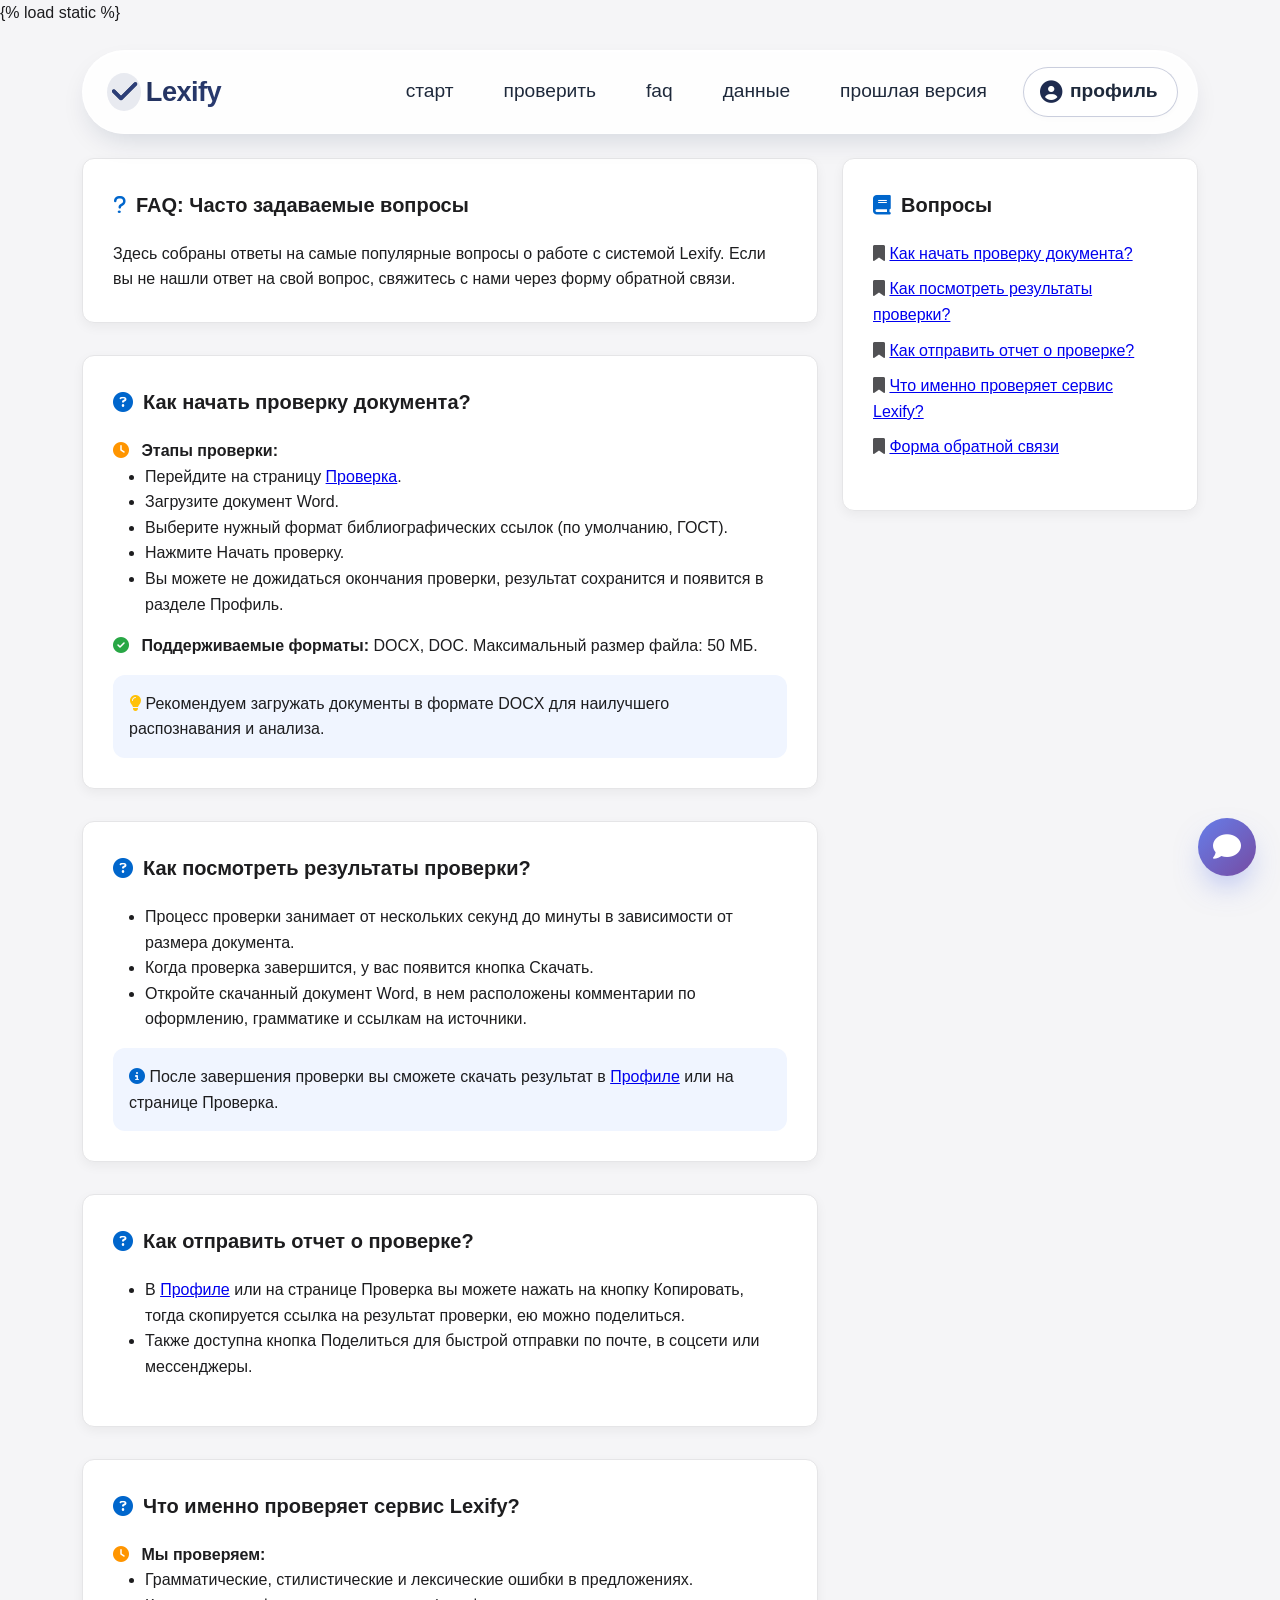
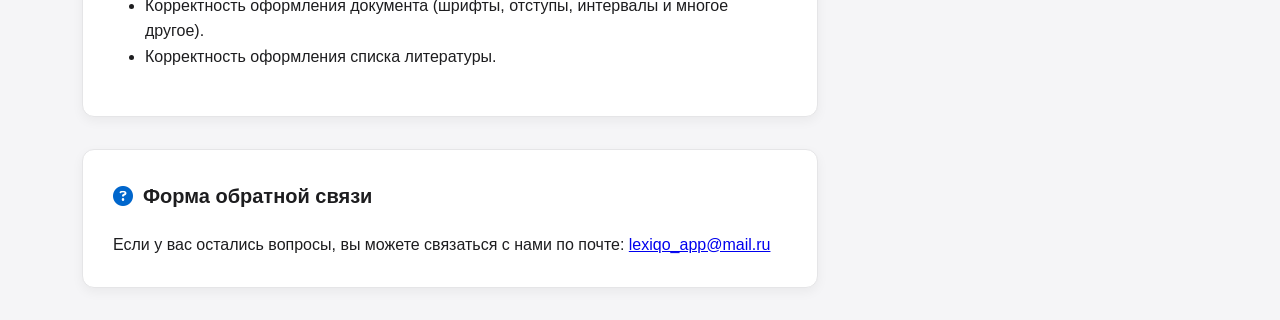
<file: djangoproject/api/templates/faq.html>
<!DOCTYPE html>
<html lang="ru">

<head>
    <meta charset="UTF-8">
    <meta name="viewport" content="width=device-width, initial-scale=1.0">
    <title>Lexify — Вопросы и ответы</title>

    {% load static %}

    <link rel="manifest" href="https://check.lexiqo.ru/static/file/manifest.json" crossorigin="use-credentials" />

    <link rel="icon" type="image/x-icon" href="https://check.lexiqo.ru/static/img/fav.png">
    <link rel="apple-touch-icon" href="https://check.lexiqo.ru/static/img/fav.ico">
    <link rel="icon" type="image/svg+xml" href="https://check.lexiqo.ru/static/img/fav.svg">

    <meta name="description" content="Проверим курсовую или диплом за секунды!" />
    <meta name="application-name" content="Lexify" lang="ru" />
    <meta name="application-name" content="Lexify" lang="en" />
    <meta name="keywords" content="spellcheck,grammar,document" />
    <meta name="robots" content="index, follow" />
    <meta name="author" content="Alexander Plesovskikh" />

    <meta property="og:title" content="Lexify" />
    <meta property="og:description" content="Проверим курсовую или диплом за секунды!" />
    <meta property="og:image" content="https://check.lexiqo.ru/static/img/poster.jpg" />
    <meta property="og:url" content="https://check.lexiqo.ru" />
    <meta property="og:type" content="website" />
    <meta property="og:site_name" content="Проверим курсовую или диплом за секунды!" />
    <meta property="og:locale" content="ru" />

    <meta name="twitter:card" content="summary_large_image" />
    <meta name="twitter:title" content="Lexify" />
    <meta name="twitter:description" content="Проверим курсовую или диплом за секунды!" />
    <meta name="twitter:image" content="https://check.lexiqo.ru/static/img/poster.jpg" />

    <style>
        /* Bootstrap-like Grid System with CSS Grid */
        .grid {
            display: grid;
            grid-template-columns: repeat(12, 1fr);
            gap: 24px;
            /* Bootstrap default gutter */
        }

        /* Container */
        .container {
            width: 100%;
            padding-right: 12px;
            padding-left: 12px;
            margin-right: auto;
            margin-left: auto;
        }

        /* Responsive containers */
        @media (min-width: 576px) {
            .container {
                max-width: 540px;
            }
        }

        @media (min-width: 768px) {
            .container {
                max-width: 720px;
            }
        }

        @media (min-width: 992px) {
            .container {
                max-width: 960px;
            }
        }

        @media (min-width: 1200px) {
            .container {
                max-width: 1140px;
            }
        }

        @media (min-width: 1400px) {
            .container {
                max-width: 1320px;
            }
        }

        /* Row - grid wrapper */
        .row {
            display: grid;
            grid-template-columns: repeat(12, 1fr);
            gap: 24px;
        }

        /* Column classes */
        .col-1 {
            grid-column: span 1;
        }

        .col-2 {
            grid-column: span 2;
        }

        .col-3 {
            grid-column: span 3;
        }

        .col-4 {
            grid-column: span 4;
        }

        .col-5 {
            grid-column: span 5;
        }

        .col-6 {
            grid-column: span 6;
        }

        .col-7 {
            grid-column: span 7;
        }

        .col-8 {
            grid-column: span 8;
        }

        .col-9 {
            grid-column: span 9;
        }

        .col-10 {
            grid-column: span 10;
        }

        .col-11 {
            grid-column: span 11;
        }

        .col-12 {
            grid-column: span 12;
        }

        /* Responsive columns */
        @media (min-width: 576px) {
            .col-sm-1 {
                grid-column: span 1;
            }

            .col-sm-2 {
                grid-column: span 2;
            }

            .col-sm-3 {
                grid-column: span 3;
            }

            .col-sm-4 {
                grid-column: span 4;
            }

            .col-sm-5 {
                grid-column: span 5;
            }

            .col-sm-6 {
                grid-column: span 6;
            }

            .col-sm-7 {
                grid-column: span 7;
            }

            .col-sm-8 {
                grid-column: span 8;
            }

            .col-sm-9 {
                grid-column: span 9;
            }

            .col-sm-10 {
                grid-column: span 10;
            }

            .col-sm-11 {
                grid-column: span 11;
            }

            .col-sm-12 {
                grid-column: span 12;
            }
        }

        @media (min-width: 768px) {
            .col-md-1 {
                grid-column: span 1;
            }

            .col-md-2 {
                grid-column: span 2;
            }

            .col-md-3 {
                grid-column: span 3;
            }

            .col-md-4 {
                grid-column: span 4;
            }

            .col-md-5 {
                grid-column: span 5;
            }

            .col-md-6 {
                grid-column: span 6;
            }

            .col-md-7 {
                grid-column: span 7;
            }

            .col-md-8 {
                grid-column: span 8;
            }

            .col-md-9 {
                grid-column: span 9;
            }

            .col-md-10 {
                grid-column: span 10;
            }

            .col-md-11 {
                grid-column: span 11;
            }

            .col-md-12 {
                grid-column: span 12;
            }
        }

        @media (min-width: 992px) {
            .col-lg-1 {
                grid-column: span 1;
            }

            .col-lg-2 {
                grid-column: span 2;
            }

            .col-lg-3 {
                grid-column: span 3;
            }

            .col-lg-4 {
                grid-column: span 4;
            }

            .col-lg-5 {
                grid-column: span 5;
            }

            .col-lg-6 {
                grid-column: span 6;
            }

            .col-lg-7 {
                grid-column: span 7;
            }

            .col-lg-8 {
                grid-column: span 8;
            }

            .col-lg-9 {
                grid-column: span 9;
            }

            .col-lg-10 {
                grid-column: span 10;
            }

            .col-lg-11 {
                grid-column: span 11;
            }

            .col-lg-12 {
                grid-column: span 12;
            }
        }

        @media (min-width: 1200px) {
            .col-xl-1 {
                grid-column: span 1;
            }

            .col-xl-2 {
                grid-column: span 2;
            }

            .col-xl-3 {
                grid-column: span 3;
            }

            .col-xl-4 {
                grid-column: span 4;
            }

            .col-xl-5 {
                grid-column: span 5;
            }

            .col-xl-6 {
                grid-column: span 6;
            }

            .col-xl-7 {
                grid-column: span 7;
            }

            .col-xl-8 {
                grid-column: span 8;
            }

            .col-xl-9 {
                grid-column: span 9;
            }

            .col-xl-10 {
                grid-column: span 10;
            }

            .col-xl-11 {
                grid-column: span 11;
            }

            .col-xl-12 {
                grid-column: span 12;
            }
        }

        @media (min-width: 1400px) {
            .col-xxl-1 {
                grid-column: span 1;
            }

            .col-xxl-2 {
                grid-column: span 2;
            }

            .col-xxl-3 {
                grid-column: span 3;
            }

            .col-xxl-4 {
                grid-column: span 4;
            }

            .col-xxl-5 {
                grid-column: span 5;
            }

            .col-xxl-6 {
                grid-column: span 6;
            }

            .col-xxl-7 {
                grid-column: span 7;
            }

            .col-xxl-8 {
                grid-column: span 8;
            }

            .col-xxl-9 {
                grid-column: span 9;
            }

            .col-xxl-10 {
                grid-column: span 10;
            }

            .col-xxl-11 {
                grid-column: span 11;
            }

            .col-xxl-12 {
                grid-column: span 12;
            }
        }

        /* Auto layout columns */
        .col-auto {
            grid-column: auto;
        }

        .col {
            grid-column: auto / span 1;
        }

        /* Gutters modifiers */
        .g-0 {
            gap: 0;
        }

        .g-1 {
            gap: 4px;
        }

        .g-2 {
            gap: 8px;
        }

        .g-3 {
            gap: 16px;
        }

        .g-4 {
            gap: 24px;
        }

        .g-5 {
            gap: 48px;
        }

        .gx-0 {
            column-gap: 0;
        }

        .gx-1 {
            column-gap: 4px;
        }

        .gx-2 {
            column-gap: 8px;
        }

        .gx-3 {
            column-gap: 16px;
        }

        .gx-4 {
            column-gap: 24px;
        }

        .gx-5 {
            column-gap: 48px;
        }

        .gy-0 {
            row-gap: 0;
        }

        .gy-1 {
            row-gap: 4px;
        }

        .gy-2 {
            row-gap: 8px;
        }

        .gy-3 {
            row-gap: 16px;
        }

        .gy-4 {
            row-gap: 24px;
        }

        .gy-5 {
            row-gap: 48px;
        }

        /* Offset classes */
        .offset-1 {
            margin-left: 8.333333%;
        }

        .offset-2 {
            margin-left: 16.666667%;
        }

        .offset-3 {
            margin-left: 25%;
        }

        .offset-4 {
            margin-left: 33.333333%;
        }

        .offset-5 {
            margin-left: 41.666667%;
        }

        .offset-6 {
            margin-left: 50%;
        }

        .offset-7 {
            margin-left: 58.333333%;
        }

        .offset-8 {
            margin-left: 66.666667%;
        }

        .offset-9 {
            margin-left: 75%;
        }

        .offset-10 {
            margin-left: 83.333333%;
        }

        .offset-11 {
            margin-left: 91.666667%;
        }

        /* Responsive offsets */
        @media (min-width: 576px) {
            .offset-sm-1 {
                margin-left: 8.333333%;
            }

            .offset-sm-2 {
                margin-left: 16.666667%;
            }

            .offset-sm-3 {
                margin-left: 25%;
            }

            .offset-sm-4 {
                margin-left: 33.333333%;
            }

            .offset-sm-5 {
                margin-left: 41.666667%;
            }

            .offset-sm-6 {
                margin-left: 50%;
            }

            .offset-sm-7 {
                margin-left: 58.333333%;
            }

            .offset-sm-8 {
                margin-left: 66.666667%;
            }

            .offset-sm-9 {
                margin-left: 75%;
            }

            .offset-sm-10 {
                margin-left: 83.333333%;
            }

            .offset-sm-11 {
                margin-left: 91.666667%;
            }
        }

        @media (min-width: 768px) {
            .offset-md-1 {
                margin-left: 8.333333%;
            }

            .offset-md-2 {
                margin-left: 16.666667%;
            }

            .offset-md-3 {
                margin-left: 25%;
            }

            .offset-md-4 {
                margin-left: 33.333333%;
            }

            .offset-md-5 {
                margin-left: 41.666667%;
            }

            .offset-md-6 {
                margin-left: 50%;
            }

            .offset-md-7 {
                margin-left: 58.333333%;
            }

            .offset-md-8 {
                margin-left: 66.666667%;
            }

            .offset-md-9 {
                margin-left: 75%;
            }

            .offset-md-10 {
                margin-left: 83.333333%;
            }

            .offset-md-11 {
                margin-left: 91.666667%;
            }
        }

        @media (min-width: 992px) {
            .offset-lg-1 {
                margin-left: 8.333333%;
            }

            .offset-lg-2 {
                margin-left: 16.666667%;
            }

            .offset-lg-3 {
                margin-left: 25%;
            }

            .offset-lg-4 {
                margin-left: 33.333333%;
            }

            .offset-lg-5 {
                margin-left: 41.666667%;
            }

            .offset-lg-6 {
                margin-left: 50%;
            }

            .offset-lg-7 {
                margin-left: 58.333333%;
            }

            .offset-lg-8 {
                margin-left: 66.666667%;
            }

            .offset-lg-9 {
                margin-left: 75%;
            }

            .offset-lg-10 {
                margin-left: 83.333333%;
            }

            .offset-lg-11 {
                margin-left: 91.666667%;
            }
        }

        @media (min-width: 1200px) {
            .offset-xl-1 {
                margin-left: 8.333333%;
            }

            .offset-xl-2 {
                margin-left: 16.666667%;
            }

            .offset-xl-3 {
                margin-left: 25%;
            }

            .offset-xl-4 {
                margin-left: 33.333333%;
            }

            .offset-xl-5 {
                margin-left: 41.666667%;
            }

            .offset-xl-6 {
                margin-left: 50%;
            }

            .offset-xl-7 {
                margin-left: 58.333333%;
            }

            .offset-xl-8 {
                margin-left: 66.666667%;
            }

            .offset-xl-9 {
                margin-left: 75%;
            }

            .offset-xl-10 {
                margin-left: 83.333333%;
            }

            .offset-xl-11 {
                margin-left: 91.666667%;
            }
        }

        /* Order classes */
        .order-1 {
            order: 1;
        }

        .order-2 {
            order: 2;
        }

        .order-3 {
            order: 3;
        }

        .order-4 {
            order: 4;
        }

        .order-5 {
            order: 5;
        }

        .order-6 {
            order: 6;
        }

        .order-7 {
            order: 7;
        }

        .order-8 {
            order: 8;
        }

        .order-9 {
            order: 9;
        }

        .order-10 {
            order: 10;
        }

        .order-11 {
            order: 11;
        }

        .order-12 {
            order: 12;
        }

        /* Alignment utilities */
        .justify-content-start {
            justify-content: start;
        }

        .justify-content-end {
            justify-content: end;
        }

        .justify-content-center {
            justify-content: center;
        }

        .justify-content-between {
            justify-content: space-between;
        }

        .justify-content-around {
            justify-content: space-around;
        }

        .justify-content-evenly {
            justify-content: space-evenly;
        }

        .align-items-start {
            align-items: start;
        }

        .align-items-end {
            align-items: end;
        }

        .align-items-center {
            align-items: center;
        }

        .align-items-baseline {
            align-items: baseline;
        }

        .align-items-stretch {
            align-items: stretch;
        }

        /* No gutters */
        .row.no-gutters {
            gap: 0;
        }
    </style>
    <style>
        * {
            margin: 0;
            padding: 0;
            box-sizing: border-box;
        }

        body {
            font-family: -apple-system, BlinkMacSystemFont, 'Segoe UI', Roboto, Oxygen, Ubuntu, sans-serif;
            background-color: #f5f5f7;
            color: #1d1d1f;
            line-height: 1.6;
        }

        .containerB {
            max-width: 800px;
            margin: 0 auto;
            padding: 20px;
        }

        header {
            text-align: center;
            margin-bottom: 30px;
            padding-bottom: 20px;
        }

        .logo {
            font-size: 28px;
            font-weight: 700;
            color: #0066cc;
            margin-bottom: 10px;
        }

        .tagline {
            color: #86868b;
            font-size: 18px;
            margin-bottom: 20px;
        }

        .card {
            background: white;
            border-radius: 12px;
            padding: 30px;
            box-shadow: 0 4px 12px rgba(0, 0, 0, 0.05);
            border: 1px solid #e5e5e7;
            margin-bottom: 2rem;
        }

        .card-title {
            font-size: 20px;
            font-weight: 600;
            margin-bottom: 20px;
            color: #1d1d1f;
            display: flex;
            align-items: center;
            gap: 10px;
        }

        .card-title i {
            color: #0066cc;
        }

        .settings-grid {
            display: grid;
            grid-template-columns: repeat(auto-fit, minmax(200px, 1fr));
            gap: 20px;
            margin-bottom: 10px;
        }

        .setting-group {
            margin-bottom: 0px;
        }

        .setting-label {
            display: block;
            font-weight: 500;
            margin-bottom: 10px;
            color: #515154;
        }

        .select-field {
            width: 100%;
            padding: 12px 16px;
            border-radius: 8px;
            border: 1px solid #d1d1d6;
            background: #f5f5f7;
            font-size: 16px;
            color: #1d1d1f;
            cursor: pointer;
            transition: all 0.2s;
            appearance: none;
            background-image: url("data:image/svg+xml;charset=UTF-8,%3csvg xmlns='http://www.w3.org/2000/svg' viewBox='0 0 24 24' fill='none' stroke='currentColor' stroke-width='2' stroke-linecap='round' stroke-linejoin='round'%3e%3cpolyline points='6 9 12 15 18 9'%3e%3c/polyline%3e%3c/svg%3e");
            background-repeat: no-repeat;
            background-position: right 12px center;
            background-size: 16px;
        }

        .select-field:hover {
            background-color: #e5e5e7;
            border-color: #0066cc;
        }

        .select-field:focus {
            outline: none;
            border-color: #0066cc;
            box-shadow: 0 0 0 3px rgba(0, 102, 204, 0.1);
        }

        .file-upload {
            border: 2px dashed #d1d1d6;
            border-radius: 12px;
            padding: 40px 20px;
            text-align: center;
            transition: all 0.3s;
            cursor: pointer;
            margin-bottom: 20px;
        }

        .file-upload:hover {
            border-color: #0066cc;
            background: #f8f9ff;
        }

        .file-upload.dragover {
            border-color: #0066cc;
            background: #e8f1fd;
        }

        .upload-icon {
            font-size: 48px;
            color: #86868b;
            margin-bottom: 15px;
        }

        .file-input {
            display: none;
        }

        .file-list {
            margin-top: 20px;
        }

        .file-item {
            display: flex;
            align-items: center;
            justify-content: space-between;
            padding: 12px 16px;
            background: #f8f9ff;
            border-radius: 8px;
            margin-bottom: 8px;
            border: 1px solid #e5e5e7;
        }

        .file-info {
            display: flex;
            align-items: center;
            gap: 12px;
            flex: 1;
        }

        .file-icon {
            color: #0066cc;
            font-size: 20px;
        }

        .file-name {
            font-weight: 500;
            word-break: break-all;
        }

        .file-size {
            color: #86868b;
            font-size: 14px;
            margin-left: auto;
            padding-left: 10px;
        }

        .remove-file {
            background: none;
            border: none;
            color: #ff3b30;
            cursor: pointer;
            padding: 5px;
            font-size: 18px;
        }

        .button {
            background: #0066cc;
            color: white;
            border: none;
            padding: 14px 28px;
            border-radius: 10px;
            font-size: 16px;
            font-weight: 500;
            cursor: pointer;
            transition: all 0.2s;
            width: 100%;
            margin-top: 20px;
        }

        .button:hover {
            background: #0055b3;
            transform: translateY(-1px);
        }

        .button:active {
            transform: translateY(0);
        }

        .button:disabled {
            background: #c7c7cc;
            cursor: not-allowed;
            transform: none;
        }

        .button-secondary {
            background: #f5f5f7;
            color: #1d1d1f;
            border: 1px solid #d1d1d6;
        }

        .button-secondary:hover {
            background: #e5e5e7;
        }

        .result-section {
            display: none;
        }

        .result-item {
            background: #f8f9ff;
            border-radius: 10px;
            padding: 20px;
            margin-bottom: 15px;
            border: 1px solid #e5e5e7;
        }

        .result-header {
            display: flex;
            justify-content: space-between;
            align-items: center;
            margin-bottom: 15px;
        }

        .result-status {
            display: inline-flex;
            align-items: center;
            gap: 6px;
            padding: 4px 12px;
            border-radius: 20px;
            font-size: 14px;
            font-weight: 500;
        }

        .status-processing {
            background: #fff3cd;
            color: #856404;
        }

        .status-ready {
            background: #d4edda;
            color: #155724;
        }

        .result-link {
            display: inline-flex;
            align-items: center;
            gap: 8px;
            color: #0066cc;
            text-decoration: none;
            font-weight: 500;
            padding: 8px 16px;
            background: white;
            border-radius: 8px;
            border: 1px solid #e5e5e7;
            transition: all 0.2s;
        }

        .result-link:hover {
            background: #f8f9ff;
            border-color: #0066cc;
        }

        .progress-bar {
            height: 6px;
            background: #e5e5e7;
            border-radius: 3px;
            overflow: hidden;
            margin-top: 15px;
        }

        .progress-fill {
            height: 100%;
            background: #0066cc;
            width: 0%;
            transition: width 0.3s;
        }

        .status-message {
            text-align: center;
            padding: 20px;
            color: #86868b;
        }

        .loading {
            display: none;
            text-align: center;
            padding: 30px;
        }

        .spinner {
            width: 40px;
            height: 40px;
            border: 4px solid #f3f3f3;
            border-top: 4px solid #0066cc;
            border-radius: 50%;
            animation: spin 1s linear infinite;
            margin: 0 auto 20px;
        }

        @keyframes spin {
            0% {
                transform: rotate(0deg);
            }

            100% {
                transform: rotate(360deg);
            }
        }

        .notification {
            position: fixed;
            top: 20px;
            right: 20px;
            padding: 16px 24px;
            border-radius: 10px;
            background: white;
            box-shadow: 0 4px 12px rgba(0, 0, 0, 0.15);
            display: none;
            align-items: center;
            gap: 12px;
            z-index: 1000;
            max-width: 400px;
            animation: slideIn 0.3s ease;
        }

        .notification.success {
            border-left: 4px solid #34c759;
        }

        .notification.error {
            border-left: 4px solid #ff3b30;
        }

        .notification.warning {
            border-left: 4px solid #ff9500;
        }

        @keyframes slideIn {
            from {
                transform: translateX(100%);
                opacity: 0;
            }

            to {
                transform: translateX(0);
                opacity: 1;
            }
        }

        @media (max-width: 600px) {
            .containerB {
                padding: 15px;
            }

            .card {
                padding: 20px;
            }

            .settings-grid {
                grid-template-columns: 1fr;
            }
        }




        .navbar-wrapper {
            width: 100%;
            background: transparent;
            backdrop-filter: none;
            border-radius: 0;
            padding: 0;
            box-shadow: none;
            margin-bottom: 1.5rem;
            margin-top: 1.5rem;
        }

        .navbar {
            background-color: #ffffffdd;
            backdrop-filter: blur(8px);
            -webkit-backdrop-filter: blur(8px);
            border-radius: 60px;
            /* pill shape */
            padding: 0.6rem 1.2rem;
            box-shadow: 0 12px 28px -8px rgba(0, 32, 64, 0.15), inset 0 1px 2px rgba(255, 255, 255, 0.8);
            border: 1px solid rgba(255, 255, 255, 0.6);
            transition: all 0.2s ease;
        }

        .navbar-container {
            display: flex;
            align-items: center;
            justify-content: space-between;
            flex-wrap: wrap;
            width: 100%;
        }

        .brand {
            font-size: 1.7rem;
            font-weight: 650;
            letter-spacing: -0.02em;
            background: linear-gradient(135deg, #1e2b4f, #2c3e77);
            -webkit-background-clip: text;
            background-clip: text;
            color: transparent;
            padding: 0.2rem 0.8rem 0.2rem 0.3rem;
            border-radius: 40px;
            transition: all 0.2s;
            text-decoration: none;
            display: flex;
            align-items: center;
            gap: 0.3rem;
        }

        .brand i {
            font-size: 1.8rem;
            color: #2c3e77;
            background: rgba(44, 62, 119, 0.1);
            border-radius: 50%;
            padding: 0.3rem;
        }

        .nav-toggle {
            display: none;
            /* hidden on desktop */
            font-size: 1.9rem;
            color: #1e2b4f;
            background: rgba(255, 255, 255, 0.5);
            border: 1px transparent rgba(44, 62, 119, 0.2);
            width: 3.2rem;
            height: 3.2rem;
            border-radius: 50%;
            cursor: pointer;
            align-items: center;
            justify-content: center;
            transition: 0.15s;
            box-shadow: 0 4px 10px rgba(0, 0, 0, 0.02);
        }

        .nav-toggle:hover {
            background: #ffffff;
            border-color: #2c3e77;
        }

        .nav-menu {
            display: flex;
            align-items: center;
            gap: 0.5rem;
            flex-wrap: wrap;
        }

        .nav-links {
            display: flex;
            align-items: center;
            gap: 0.2rem;
            list-style: none;
            margin: 0;
            padding: 0;
            flex-wrap: wrap;
        }

        .nav-item {
            padding: 0.3rem 0.2rem;
        }

        .nav-link {
            font-size: 1.2rem;
            font-weight: 520;
            padding: 0.65rem 1.2rem;
            border-radius: 40px;
            /* rounded buttons inside navbar */
            background: transparent;
            color: #1e293b;
            text-decoration: none;
            display: inline-flex;
            align-items: center;
            gap: 0.3rem;
            transition: all 0.2s;
            white-space: nowrap;
            border: 1px solid transparent;
        }

        .nav-link i {
            font-size: 1rem;
            color: #4f5e7b;
        }

        .nav-link:hover {
            background: rgba(44, 62, 119, 0.08);
            border-color: rgba(44, 62, 119, 0.2);
            color: #0f172b;
        }

        .profile-item {
            margin-left: 0.3rem;
        }

        .profile-link {
            background: #ffffff;
            border: 1px solid rgba(44, 62, 119, 0.25);
            border-radius: 50px;
            padding: 0.55rem 1.2rem 0.55rem 1rem;
            font-weight: 550;
            gap: 0.5rem;
            box-shadow: 0 2px 6px rgba(0, 0, 0, 0.02);
        }

        .profile-link i {
            font-size: 1.4rem;
            color: #1e2b4f;
        }

        .profile-link:hover {
            background: #f5f8ff;
            border-color: #2c3e77;
        }

        @media screen and (max-width: 780px) {
            .navbar {
                border-radius: 40px;
                padding: 0.5rem 1rem;
            }

            .navbar-container {
                position: relative;
            }

            .nav-toggle {
                display: flex;
                order: 3;
            }

            .brand {
                order: 1;
                font-size: 1.5rem;
            }

            .nav-menu {
                order: 4;
                width: 100%;
                flex-direction: column;
                align-items: stretch;
                background: rgba(255, 255, 255, 0.85);
                backdrop-filter: blur(16px);
                -webkit-backdrop-filter: blur(16px);
                margin-top: 1rem;
                padding: 1rem 0.8rem;
                border-radius: 40px;
                border: 1px solid rgba(255, 255, 255, 0.8);
                display: none;
                /* hidden until toggle */
            }

            #nav-toggle-checkbox:checked~.nav-menu {
                display: flex;
            }

            .nav-links {
                flex-direction: column;
                align-items: stretch;
                width: 100%;
                gap: 0.3rem;
            }

            .nav-item {
                width: 100%;
                padding: 0.2rem 0;
            }

            .nav-link {
                width: 100%;
                justify-content: flex-start;
                padding: 0.9rem 1.5rem;
                background: rgba(255, 255, 255, 0.3);
                border: 1px solid transparent;
            }

            .profile-item {
                margin-left: 0;
                margin-top: 0.3rem;
                width: 100%;
            }

            .profile-link {
                justify-content: center;
                background: #ffffffcc;
                width: 100%;
            }
        }
    </style>
    <link rel="stylesheet" href="https://cdnjs.cloudflare.com/ajax/libs/font-awesome/6.4.0/css/all.min.css">
</head>

<body>

    <div class="container">



        <div class="navbar-wrapper">

            <nav class="navbar">
                <div class="navbar-container">
                    <input type="checkbox" id="nav-toggle-checkbox" style="display: none;">

                    <a href="/" class="brand">
                        <i class="fas fa-check"></i> Lexify
                    </a>

                    <label for="nav-toggle-checkbox" class="nav-toggle" aria-label="toggle menu">
                        <i class="fas fa-bars"></i>
                    </label>

                    <div class="nav-menu">
                        <ul class="nav-links">
                            <li class="nav-item"><a href="/" class="nav-link">старт</a></li>
                            <li class="nav-item"><a href="/doc" class="nav-link">проверить</a></li>
                            <li class="nav-item"><a href="/faq" class="nav-link">faq</a></li>
                            <li class="nav-item"><a href="/stats" class="nav-link">данные</a></li>
                            <li class="nav-item"><a href="https://app.lexiqo.ru/oldcheck" class="nav-link">прошлая
                                    версия</a></li>
                        </ul>

                        <div class="profile-item">
                            <a href="/profile" class="nav-link profile-link">
                                <i class="fas fa-user-circle"></i> профиль
                            </a>
                        </div>
                    </div> <!-- end nav-menu -->
                </div> <!-- end navbar-container -->
            </nav>

        </div>

        <div style="position: fixed; bottom: 24px; right: 24px; z-index: 9999;">
            <a href="https://chat.lexiqo.ru"
                style="display: flex; align-items: center; justify-content: center; width: 58px; height: 58px; background: linear-gradient(135deg, #667eea 0%, #764ba2 100%); border-radius: 50%; cursor: pointer; transition: all 0.3s cubic-bezier(0.175, 0.885, 0.32, 1.275); box-shadow: 0 15px 30px -8px rgba(102, 126, 234, 0.5); text-decoration: none;"
                onmouseover="this.style.transform='scale(1.12) rotate(5deg)'; this.style.boxShadow='0 20px 35px -5px rgba(102, 126, 234, 0.7)'"
                onmouseout="this.style.transform='scale(1) rotate(0deg)'; this.style.boxShadow='0 15px 30px -8px rgba(102, 126, 234, 0.5)'"
                target="_blank" rel="noopener noreferrer">
                <i class="fas fa-comment" style="font-size: 28px; color: white;"></i>
            </a>
        </div>


        <div class="row">
            <div class="col-12 col-lg-8">

                <div class="card">
                    <div class="card-title">
                        <i class="fas fa-question"></i>
                        FAQ: Часто задаваемые вопросы
                    </div>
                    <p>Здесь собраны ответы на самые популярные вопросы о работе с системой Lexify. Если вы не нашли
                        ответ на свой вопрос, свяжитесь с нами через форму обратной связи.</p>
                </div>


                <div class="card" id="q1">
                    <div class="card-title">
                        <i class="fas fa-question-circle"></i>
                        Как начать проверку документа?
                    </div>
                    <p><i class="fas fa-clock" style="color: #ff9500; margin-right: 0.5rem;"></i> <strong>Этапы
                            проверки:</strong></p>
                    <ul style="margin-left: 2rem; margin-bottom: 1rem;">
                        <li>Перейдите на страницу <a href="/doc">Проверка</a>.</li>
                        <li>Загрузите документ Word.</li>
                        <li>Выберите нужный формат библиографических ссылок (по умолчанию, ГОСТ).</li>
                        <li>Нажмите Начать проверку.</li>
                        <li>Вы можете не дожидаться окончания проверки, результат сохранится и появится в разделе
                            Профиль.</li>
                    </ul>

                    <p><i class="fas fa-check-circle" style="color: #28a745; margin-right: 0.5rem;"></i>
                        <strong>Поддерживаемые форматы:</strong> DOCX, DOC. Максимальный размер файла: 50 МБ.</p>
                    <div style="background: #f0f5ff; padding: 1rem; border-radius: 12px; margin-top: 1rem;">
                        <i class="fas fa-lightbulb" style="color: #ffc107;"></i>
                        Рекомендуем загружать документы в формате DOCX для наилучшего распознавания и анализа.
                    </div>
                </div>


                <div class="card" id="q2">
                    <div class="card-title">
                        <i class="fas fa-question-circle"></i>
                        Как посмотреть результаты проверки?
                    </div>
                    <ul style="margin-left: 2rem; margin-bottom: 1rem;">
                        <li>Процесс проверки занимает от нескольких секунд до минуты в зависимости от размера документа.
                        </li>
                        <li>Когда проверка завершится, у вас появится кнопка Скачать.</li>
                        <li>Откройте скачанный документ Word, в нем расположены комментарии по оформлению, грамматике и
                            ссылкам на источники.</li>
                    </ul>
                    <div style="background: #f0f5ff; padding: 1rem; border-radius: 12px; margin-top: 0.5rem;">
                        <i class="fas fa-info-circle" style="color: #0066cc;"></i>
                        После завершения проверки вы сможете скачать результат в <a href="/profile">Профиле</a> или на
                        странице Проверка.
                    </div>
                </div>


                <div class="card" id="q3">
                    <div class="card-title">
                        <i class="fas fa-question-circle"></i>
                        Как отправить отчет о проверке?
                    </div>
                    <ul style="margin-left: 2rem; margin-bottom: 1rem;">
                        <li>В <a href="/profile">Профиле</a> или на странице Проверка вы можете нажать на кнопку
                            Копировать, тогда скопируется ссылка на результат проверки, ею можно поделиться.</li>
                        <li>Также доступна кнопка Поделиться для быстрой отправки по почте, в соцсети или мессенджеры.
                        </li>
                    </ul>
                </div>


                <div class="card" id="q4">
                    <div class="card-title">
                        <i class="fas fa-question-circle"></i>
                        Что именно проверяет сервис Lexify?
                    </div>
                    <p><i class="fas fa-clock" style="color: #ff9500; margin-right: 0.5rem;"></i> <strong>Мы
                            проверяем:</strong></p>
                    <ul style="margin-left: 2rem; margin-bottom: 1rem;">
                        <li>Грамматические, стилистические и лексические ошибки в предложениях.</li>
                        <li>Корректность оформления документа (шрифты, отступы, интервалы и многое другое).</li>
                        <li>Корректность оформления списка литературы.</li>
                    </ul>
                </div>


                <div class="card" id="q5">
                    <div class="card-title">
                        <i class="fas fa-question-circle"></i>
                        Форма обратной связи
                    </div>
                    <p>Если у вас остались вопросы, вы можете связаться с нами по почте: <a
                            href="mailto:lexiqo_app@mail.ru">lexiqo_app@mail.ru</a></p>
                </div>


            </div>

            <div class="col-12 col-lg-4">
                <div class="card" style="position: sticky; top: 1rem;">
                    <div class="card-title">
                        <i class="fas fa-book"></i>
                        Вопросы
                    </div>

                    <div class="settings-grid">
                        <div class="setting-group">
                            <label class="setting-label"><i class="fas fa-bookmark"></i> <a href="#q1">Как начать
                                    проверку документа?</a></label>
                            <label class="setting-label"><i class="fas fa-bookmark"></i> <a href="#q2">Как посмотреть
                                    результаты проверки?</a></label>
                            <label class="setting-label"><i class="fas fa-bookmark"></i> <a href="#q3">Как отправить
                                    отчет о проверке?</a></label>
                            <label class="setting-label"><i class="fas fa-bookmark"></i> <a href="#q4">Что именно
                                    проверяет сервис Lexify?</a></label>
                            <label class="setting-label"><i class="fas fa-bookmark"></i> <a href="#q5">Форма обратной
                                    связи</a></label>
                        </div>
                    </div>
                </div>
            </div>




        </div>



    </div>



    <script>

    </script>
</body>

</html>
</file>
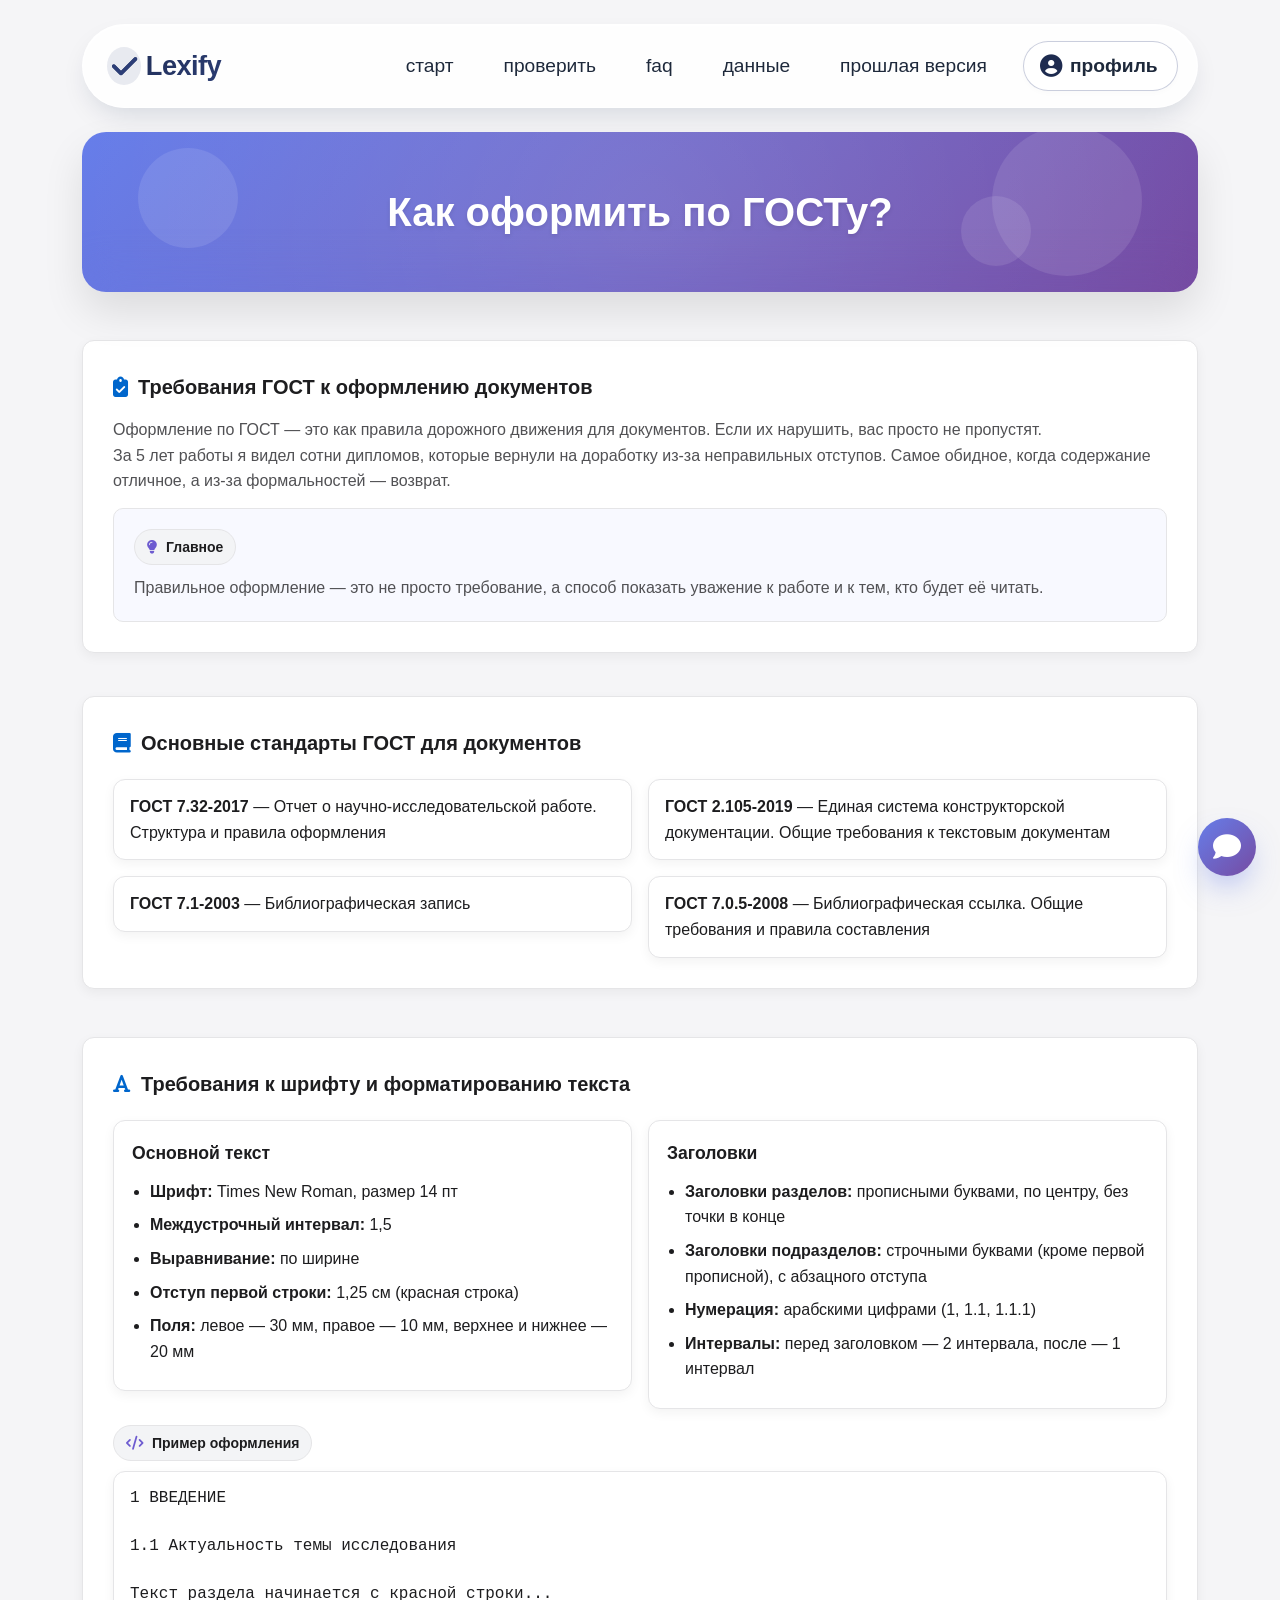
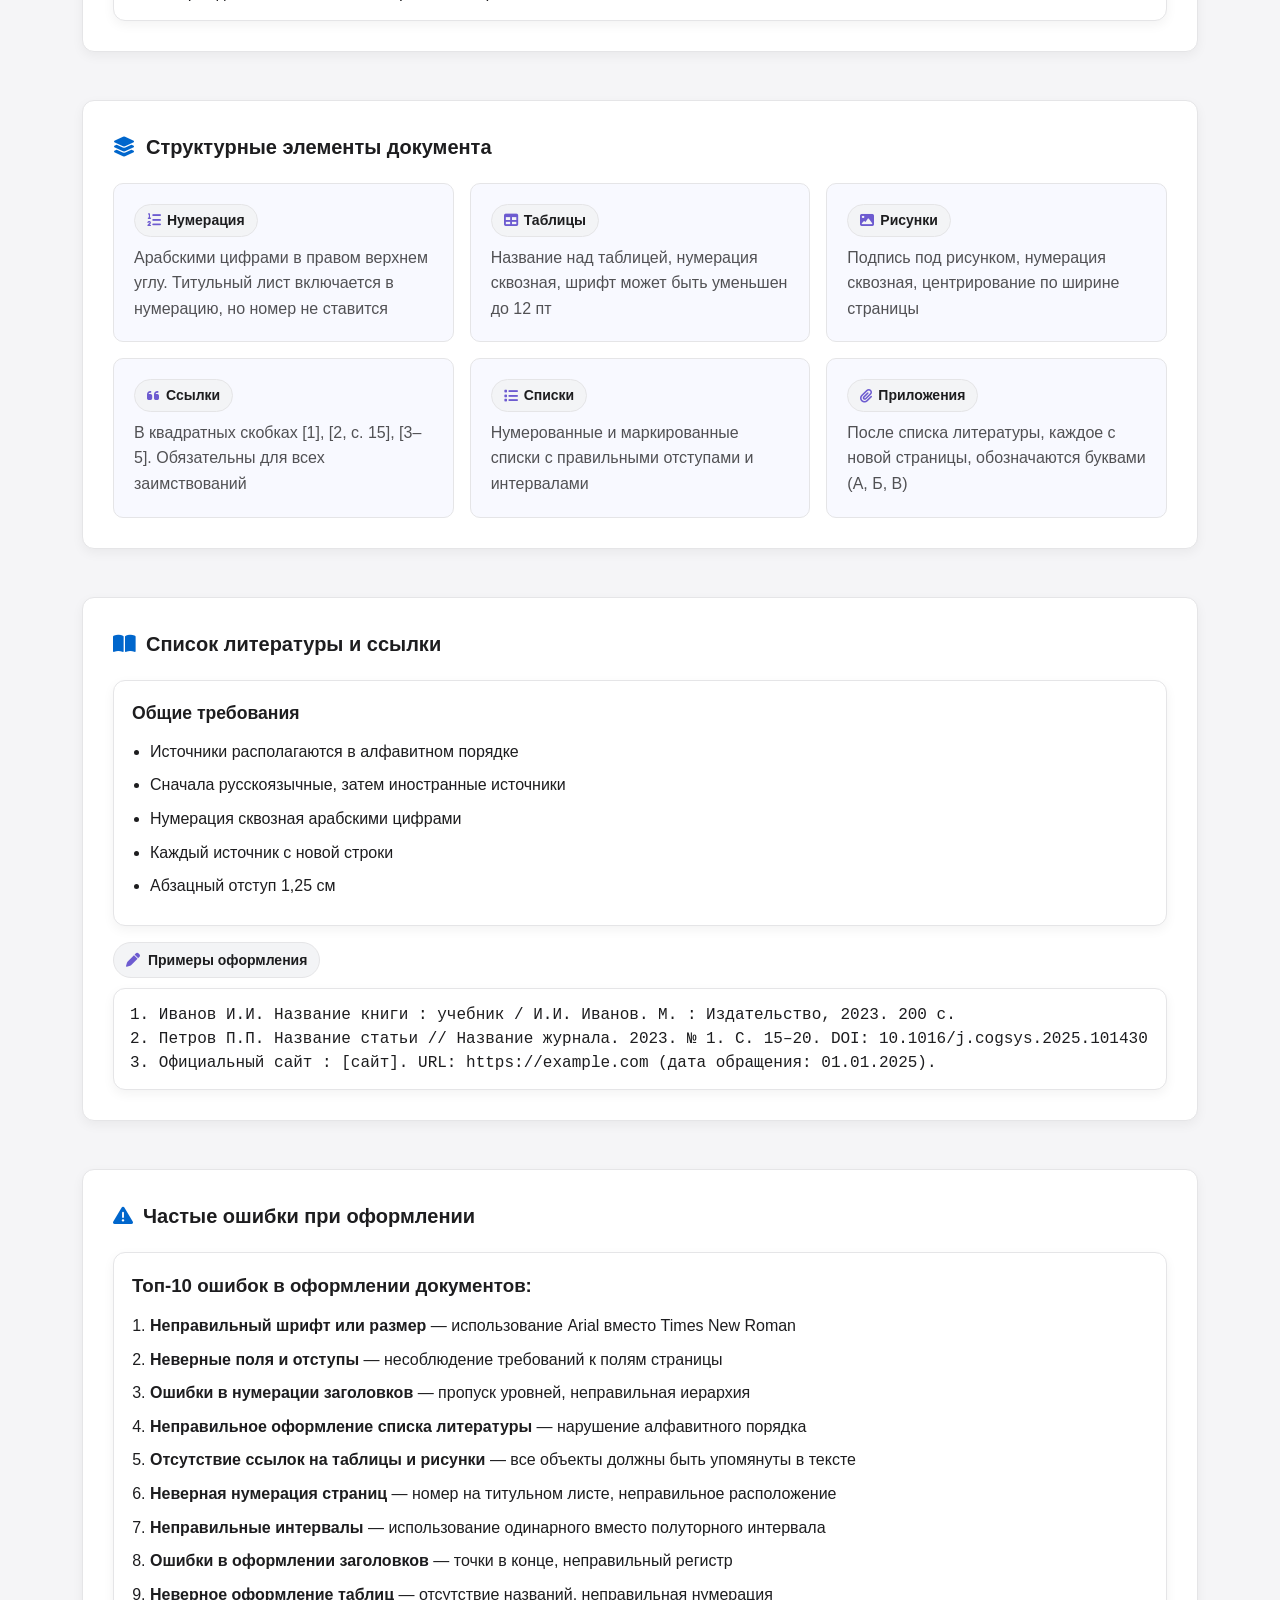
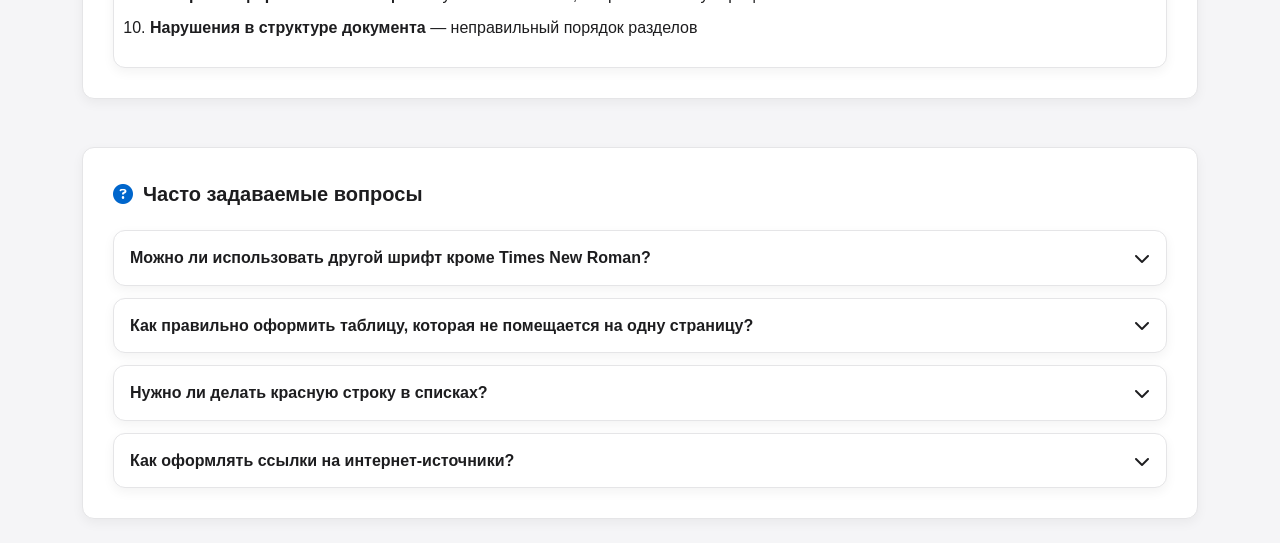
<file: djangoproject/api/templates/gost.html>
<!DOCTYPE html>
<html lang="ru">

<head>
  <meta charset="UTF-8">
  <meta name="viewport" content="width=device-width, initial-scale=1.0">
  <meta name="yandex-verification" content="247f21928a1f1467" />
  <title>Lexify — Проверка документов</title>



  <link rel="manifest" href="https://check.lexiqo.ru/static/file/manifest.json" crossorigin="use-credentials" />

  <link rel="icon" type="image/x-icon" href="https://check.lexiqo.ru/static/img/fav.png">
  <link rel="apple-touch-icon" href="https://check.lexiqo.ru/static/img/fav.ico">
  <link rel="icon" type="image/svg+xml" href="https://check.lexiqo.ru/static/img/fav.svg">

  <meta name="description" content="Проверим курсовую или диплом за секунды!" />
  <meta name="application-name" content="Lexify" lang="ru" />
  <meta name="application-name" content="Lexify" lang="en" />
  <meta name="keywords" content="spellcheck,grammar,document" />
  <meta name="robots" content="index, follow" />
  <meta name="author" content="Alexander Plesovskikh" />

  <meta property="og:title" content="Lexify" />
  <meta property="og:description" content="Проверим курсовую или диплом за секунды!" />
  <meta property="og:image" content="https://check.lexiqo.ru/static/img/poster.jpg" />
  <meta property="og:url" content="https://check.lexiqo.ru" />
  <meta property="og:type" content="website" />
  <meta property="og:site_name" content="Проверим курсовую или диплом за секунды!" />
  <meta property="og:locale" content="ru" />

  <meta name="twitter:card" content="summary_large_image" />
  <meta name="twitter:title" content="Lexify" />
  <meta name="twitter:description" content="Проверим курсовую или диплом за секунды!" />
  <meta name="twitter:image" content="https://check.lexiqo.ru/static/img/poster.jpg" />

  <style>
    /* Bootstrap-like Grid System with CSS Grid */
    .grid {
      display: grid;
      grid-template-columns: repeat(12, 1fr);
      gap: 24px;
      /* Bootstrap default gutter */
    }

    /* Container */
    .container {
      width: 100%;
      padding-right: 12px;
      padding-left: 12px;
      margin-right: auto;
      margin-left: auto;
    }

    /* Responsive containers */
    @media (min-width: 576px) {
      .container {
        max-width: 540px;
      }
    }

    @media (min-width: 768px) {
      .container {
        max-width: 720px;
      }
    }

    @media (min-width: 992px) {
      .container {
        max-width: 960px;
      }
    }

    @media (min-width: 1200px) {
      .container {
        max-width: 1140px;
      }
    }

    @media (min-width: 1400px) {
      .container {
        max-width: 1320px;
      }
    }

    /* Row - grid wrapper */
    .row {
      display: grid;
      grid-template-columns: repeat(12, 1fr);
      gap: 24px;
    }

    /* Column classes */
    .col-1 {
      grid-column: span 1;
    }

    .col-2 {
      grid-column: span 2;
    }

    .col-3 {
      grid-column: span 3;
    }

    .col-4 {
      grid-column: span 4;
    }

    .col-5 {
      grid-column: span 5;
    }

    .col-6 {
      grid-column: span 6;
    }

    .col-7 {
      grid-column: span 7;
    }

    .col-8 {
      grid-column: span 8;
    }

    .col-9 {
      grid-column: span 9;
    }

    .col-10 {
      grid-column: span 10;
    }

    .col-11 {
      grid-column: span 11;
    }

    .col-12 {
      grid-column: span 12;
    }

    /* Responsive columns */
    @media (min-width: 576px) {
      .col-sm-1 {
        grid-column: span 1;
      }

      .col-sm-2 {
        grid-column: span 2;
      }

      .col-sm-3 {
        grid-column: span 3;
      }

      .col-sm-4 {
        grid-column: span 4;
      }

      .col-sm-5 {
        grid-column: span 5;
      }

      .col-sm-6 {
        grid-column: span 6;
      }

      .col-sm-7 {
        grid-column: span 7;
      }

      .col-sm-8 {
        grid-column: span 8;
      }

      .col-sm-9 {
        grid-column: span 9;
      }

      .col-sm-10 {
        grid-column: span 10;
      }

      .col-sm-11 {
        grid-column: span 11;
      }

      .col-sm-12 {
        grid-column: span 12;
      }
    }

    @media (min-width: 768px) {
      .col-md-1 {
        grid-column: span 1;
      }

      .col-md-2 {
        grid-column: span 2;
      }

      .col-md-3 {
        grid-column: span 3;
      }

      .col-md-4 {
        grid-column: span 4;
      }

      .col-md-5 {
        grid-column: span 5;
      }

      .col-md-6 {
        grid-column: span 6;
      }

      .col-md-7 {
        grid-column: span 7;
      }

      .col-md-8 {
        grid-column: span 8;
      }

      .col-md-9 {
        grid-column: span 9;
      }

      .col-md-10 {
        grid-column: span 10;
      }

      .col-md-11 {
        grid-column: span 11;
      }

      .col-md-12 {
        grid-column: span 12;
      }
    }

    @media (min-width: 992px) {
      .col-lg-1 {
        grid-column: span 1;
      }

      .col-lg-2 {
        grid-column: span 2;
      }

      .col-lg-3 {
        grid-column: span 3;
      }

      .col-lg-4 {
        grid-column: span 4;
      }

      .col-lg-5 {
        grid-column: span 5;
      }

      .col-lg-6 {
        grid-column: span 6;
      }

      .col-lg-7 {
        grid-column: span 7;
      }

      .col-lg-8 {
        grid-column: span 8;
      }

      .col-lg-9 {
        grid-column: span 9;
      }

      .col-lg-10 {
        grid-column: span 10;
      }

      .col-lg-11 {
        grid-column: span 11;
      }

      .col-lg-12 {
        grid-column: span 12;
      }
    }

    @media (min-width: 1200px) {
      .col-xl-1 {
        grid-column: span 1;
      }

      .col-xl-2 {
        grid-column: span 2;
      }

      .col-xl-3 {
        grid-column: span 3;
      }

      .col-xl-4 {
        grid-column: span 4;
      }

      .col-xl-5 {
        grid-column: span 5;
      }

      .col-xl-6 {
        grid-column: span 6;
      }

      .col-xl-7 {
        grid-column: span 7;
      }

      .col-xl-8 {
        grid-column: span 8;
      }

      .col-xl-9 {
        grid-column: span 9;
      }

      .col-xl-10 {
        grid-column: span 10;
      }

      .col-xl-11 {
        grid-column: span 11;
      }

      .col-xl-12 {
        grid-column: span 12;
      }
    }

    @media (min-width: 1400px) {
      .col-xxl-1 {
        grid-column: span 1;
      }

      .col-xxl-2 {
        grid-column: span 2;
      }

      .col-xxl-3 {
        grid-column: span 3;
      }

      .col-xxl-4 {
        grid-column: span 4;
      }

      .col-xxl-5 {
        grid-column: span 5;
      }

      .col-xxl-6 {
        grid-column: span 6;
      }

      .col-xxl-7 {
        grid-column: span 7;
      }

      .col-xxl-8 {
        grid-column: span 8;
      }

      .col-xxl-9 {
        grid-column: span 9;
      }

      .col-xxl-10 {
        grid-column: span 10;
      }

      .col-xxl-11 {
        grid-column: span 11;
      }

      .col-xxl-12 {
        grid-column: span 12;
      }
    }

    /* Auto layout columns */
    .col-auto {
      grid-column: auto;
    }

    .col {
      grid-column: auto / span 1;
    }

    /* Gutters modifiers */
    .g-0 {
      gap: 0;
    }

    .g-1 {
      gap: 4px;
    }

    .g-2 {
      gap: 8px;
    }

    .g-3 {
      gap: 16px;
    }

    .g-4 {
      gap: 24px;
    }

    .g-5 {
      gap: 48px;
    }

    .gx-0 {
      column-gap: 0;
    }

    .gx-1 {
      column-gap: 4px;
    }

    .gx-2 {
      column-gap: 8px;
    }

    .gx-3 {
      column-gap: 16px;
    }

    .gx-4 {
      column-gap: 24px;
    }

    .gx-5 {
      column-gap: 48px;
    }

    .gy-0 {
      row-gap: 0;
    }

    .gy-1 {
      row-gap: 4px;
    }

    .gy-2 {
      row-gap: 8px;
    }

    .gy-3 {
      row-gap: 16px;
    }

    .gy-4 {
      row-gap: 24px;
    }

    .gy-5 {
      row-gap: 48px;
    }

    /* Offset classes */
    .offset-1 {
      margin-left: 8.333333%;
    }

    .offset-2 {
      margin-left: 16.666667%;
    }

    .offset-3 {
      margin-left: 25%;
    }

    .offset-4 {
      margin-left: 33.333333%;
    }

    .offset-5 {
      margin-left: 41.666667%;
    }

    .offset-6 {
      margin-left: 50%;
    }

    .offset-7 {
      margin-left: 58.333333%;
    }

    .offset-8 {
      margin-left: 66.666667%;
    }

    .offset-9 {
      margin-left: 75%;
    }

    .offset-10 {
      margin-left: 83.333333%;
    }

    .offset-11 {
      margin-left: 91.666667%;
    }

    /* Responsive offsets */
    @media (min-width: 576px) {
      .offset-sm-1 {
        margin-left: 8.333333%;
      }

      .offset-sm-2 {
        margin-left: 16.666667%;
      }

      .offset-sm-3 {
        margin-left: 25%;
      }

      .offset-sm-4 {
        margin-left: 33.333333%;
      }

      .offset-sm-5 {
        margin-left: 41.666667%;
      }

      .offset-sm-6 {
        margin-left: 50%;
      }

      .offset-sm-7 {
        margin-left: 58.333333%;
      }

      .offset-sm-8 {
        margin-left: 66.666667%;
      }

      .offset-sm-9 {
        margin-left: 75%;
      }

      .offset-sm-10 {
        margin-left: 83.333333%;
      }

      .offset-sm-11 {
        margin-left: 91.666667%;
      }
    }

    @media (min-width: 768px) {
      .offset-md-1 {
        margin-left: 8.333333%;
      }

      .offset-md-2 {
        margin-left: 16.666667%;
      }

      .offset-md-3 {
        margin-left: 25%;
      }

      .offset-md-4 {
        margin-left: 33.333333%;
      }

      .offset-md-5 {
        margin-left: 41.666667%;
      }

      .offset-md-6 {
        margin-left: 50%;
      }

      .offset-md-7 {
        margin-left: 58.333333%;
      }

      .offset-md-8 {
        margin-left: 66.666667%;
      }

      .offset-md-9 {
        margin-left: 75%;
      }

      .offset-md-10 {
        margin-left: 83.333333%;
      }

      .offset-md-11 {
        margin-left: 91.666667%;
      }
    }

    @media (min-width: 992px) {
      .offset-lg-1 {
        margin-left: 8.333333%;
      }

      .offset-lg-2 {
        margin-left: 16.666667%;
      }

      .offset-lg-3 {
        margin-left: 25%;
      }

      .offset-lg-4 {
        margin-left: 33.333333%;
      }

      .offset-lg-5 {
        margin-left: 41.666667%;
      }

      .offset-lg-6 {
        margin-left: 50%;
      }

      .offset-lg-7 {
        margin-left: 58.333333%;
      }

      .offset-lg-8 {
        margin-left: 66.666667%;
      }

      .offset-lg-9 {
        margin-left: 75%;
      }

      .offset-lg-10 {
        margin-left: 83.333333%;
      }

      .offset-lg-11 {
        margin-left: 91.666667%;
      }
    }

    @media (min-width: 1200px) {
      .offset-xl-1 {
        margin-left: 8.333333%;
      }

      .offset-xl-2 {
        margin-left: 16.666667%;
      }

      .offset-xl-3 {
        margin-left: 25%;
      }

      .offset-xl-4 {
        margin-left: 33.333333%;
      }

      .offset-xl-5 {
        margin-left: 41.666667%;
      }

      .offset-xl-6 {
        margin-left: 50%;
      }

      .offset-xl-7 {
        margin-left: 58.333333%;
      }

      .offset-xl-8 {
        margin-left: 66.666667%;
      }

      .offset-xl-9 {
        margin-left: 75%;
      }

      .offset-xl-10 {
        margin-left: 83.333333%;
      }

      .offset-xl-11 {
        margin-left: 91.666667%;
      }
    }

    /* Order classes */
    .order-1 {
      order: 1;
    }

    .order-2 {
      order: 2;
    }

    .order-3 {
      order: 3;
    }

    .order-4 {
      order: 4;
    }

    .order-5 {
      order: 5;
    }

    .order-6 {
      order: 6;
    }

    .order-7 {
      order: 7;
    }

    .order-8 {
      order: 8;
    }

    .order-9 {
      order: 9;
    }

    .order-10 {
      order: 10;
    }

    .order-11 {
      order: 11;
    }

    .order-12 {
      order: 12;
    }

    /* Alignment utilities */
    .justify-content-start {
      justify-content: start;
    }

    .justify-content-end {
      justify-content: end;
    }

    .justify-content-center {
      justify-content: center;
    }

    .justify-content-between {
      justify-content: space-between;
    }

    .justify-content-around {
      justify-content: space-around;
    }

    .justify-content-evenly {
      justify-content: space-evenly;
    }

    .align-items-start {
      align-items: start;
    }

    .align-items-end {
      align-items: end;
    }

    .align-items-center {
      align-items: center;
    }

    .align-items-baseline {
      align-items: baseline;
    }

    .align-items-stretch {
      align-items: stretch;
    }

    /* No gutters */
    .row.no-gutters {
      gap: 0;
    }
  </style>
  <style>
    * {
      margin: 0;
      padding: 0;
      box-sizing: border-box;
    }

    body {
      font-family: -apple-system, BlinkMacSystemFont, 'Segoe UI', Roboto, Oxygen, Ubuntu, sans-serif;
      background-color: #f5f5f7;
      color: #1d1d1f;
      line-height: 1.6;
    }

    .containerB {
      max-width: 800px;
      margin: 0 auto;
      padding: 20px;
    }

    header {
      text-align: center;
      margin-bottom: 30px;
      padding-bottom: 20px;
    }

    .logo {
      font-size: 28px;
      font-weight: 700;
      color: #0066cc;
      margin-bottom: 10px;
    }

    .tagline {
      color: #86868b;
      font-size: 18px;
      margin-bottom: 20px;
    }

    .card {
      background: white;
      border-radius: 12px;
      padding: 30px;
      box-shadow: 0 4px 12px rgba(0, 0, 0, 0.05);
      border: 1px solid #e5e5e7;
    }

    .card-title {
      font-size: 20px;
      font-weight: 600;
      margin-bottom: 20px;
      color: #1d1d1f;
      display: flex;
      align-items: center;
      gap: 10px;
    }

    .card-title i {
      color: #0066cc;
    }

    .settings-grid {
      display: grid;
      grid-template-columns: repeat(auto-fit, minmax(200px, 1fr));
      gap: 20px;
      margin-bottom: 10px;
    }

    .setting-group {
      margin-bottom: 0px;
    }

    .setting-label {
      display: block;
      font-weight: 500;
      margin-bottom: 10px;
      color: #515154;
    }

    .select-field {
      width: 100%;
      padding: 12px 16px;
      border-radius: 8px;
      border: 1px solid #d1d1d6;
      background: #f5f5f7;
      font-size: 16px;
      color: #1d1d1f;
      cursor: pointer;
      transition: all 0.2s;
      appearance: none;
      background-image: url("data:image/svg+xml;charset=UTF-8,%3csvg xmlns='http://www.w3.org/2000/svg' viewBox='0 0 24 24' fill='none' stroke='currentColor' stroke-width='2' stroke-linecap='round' stroke-linejoin='round'%3e%3cpolyline points='6 9 12 15 18 9'%3e%3c/polyline%3e%3c/svg%3e");
      background-repeat: no-repeat;
      background-position: right 12px center;
      background-size: 16px;
    }

    .select-field:hover {
      background-color: #e5e5e7;
      border-color: #0066cc;
    }

    .select-field:focus {
      outline: none;
      border-color: #0066cc;
      box-shadow: 0 0 0 3px rgba(0, 102, 204, 0.1);
    }

    .file-upload {
      border: 2px dashed #d1d1d6;
      border-radius: 12px;
      padding: 40px 20px;
      text-align: center;
      transition: all 0.3s;
      cursor: pointer;
      margin-bottom: 20px;
    }

    .file-upload:hover {
      border-color: #0066cc;
      background: #f8f9ff;
    }

    .file-upload.dragover {
      border-color: #0066cc;
      background: #e8f1fd;
    }

    .upload-icon {
      font-size: 48px;
      color: #86868b;
      margin-bottom: 15px;
    }

    .file-input {
      display: none;
    }

    .file-list {
      margin-top: 20px;
    }

    .file-item {
      display: flex;
      align-items: center;
      justify-content: space-between;
      padding: 12px 16px;
      background: #f8f9ff;
      border-radius: 8px;
      margin-bottom: 8px;
      border: 1px solid #e5e5e7;
    }

    .file-info {
      display: flex;
      align-items: center;
      gap: 12px;
      flex: 1;
    }

    .file-icon {
      color: #0066cc;
      font-size: 20px;
    }

    .file-name {
      font-weight: 500;
      word-break: break-all;
    }

    .file-size {
      color: #86868b;
      font-size: 14px;
      margin-left: auto;
      padding-left: 10px;
    }

    .remove-file {
      background: none;
      border: none;
      color: #ff3b30;
      cursor: pointer;
      padding: 5px;
      font-size: 18px;
    }

    .button {
      background: #0066cc;
      color: white;
      border: none;
      padding: 14px 28px;
      border-radius: 10px;
      font-size: 16px;
      font-weight: 500;
      cursor: pointer;
      transition: all 0.2s;
      width: 100%;
      margin-top: 20px;
    }

    .button:hover {
      background: #0055b3;
      transform: translateY(-1px);
    }

    .button:active {
      transform: translateY(0);
    }

    .button:disabled {
      background: #c7c7cc;
      cursor: not-allowed;
      transform: none;
    }

    .button-secondary {
      background: #f5f5f7;
      color: #1d1d1f;
      border: 1px solid #d1d1d6;
    }

    .button-secondary:hover {
      background: #e5e5e7;
    }

    .result-section {
      display: none;
    }

    .result-item {
      background: #f8f9ff;
      border-radius: 10px;
      padding: 20px;
      margin-bottom: 15px;
      border: 1px solid #e5e5e7;
    }

    .result-header {
      display: flex;
      justify-content: space-between;
      align-items: center;
      margin-bottom: 15px;
    }

    .result-status {
      display: inline-flex;
      align-items: center;
      gap: 6px;
      padding: 4px 12px;
      border-radius: 20px;
      font-size: 14px;
      font-weight: 500;
    }

    .status-processing {
      background: #fff3cd;
      color: #856404;
    }

    .status-ready {
      background: #d4edda;
      color: #155724;
    }

    .result-link {
      display: inline-flex;
      align-items: center;
      gap: 8px;
      color: #0066cc;
      text-decoration: none;
      font-weight: 500;
      padding: 8px 16px;
      background: white;
      border-radius: 8px;
      border: 1px solid #e5e5e7;
      transition: all 0.2s;
    }

    .result-link:hover {
      background: #f8f9ff;
      border-color: #0066cc;
    }

    .progress-bar {
      height: 6px;
      background: #e5e5e7;
      border-radius: 3px;
      overflow: hidden;
      margin-top: 15px;
    }

    .progress-fill {
      height: 100%;
      background: #0066cc;
      width: 0%;
      transition: width 0.3s;
    }

    .status-message {
      text-align: center;
      padding: 20px;
      color: #86868b;
    }

    .loading {
      display: none;
      text-align: center;
      padding: 30px;
    }

    .spinner {
      width: 40px;
      height: 40px;
      border: 4px solid #f3f3f3;
      border-top: 4px solid #0066cc;
      border-radius: 50%;
      animation: spin 1s linear infinite;
      margin: 0 auto 20px;
    }

    @keyframes spin {
      0% {
        transform: rotate(0deg);
      }

      100% {
        transform: rotate(360deg);
      }
    }

    .notification {
      position: fixed;
      top: 20px;
      right: 20px;
      padding: 16px 24px;
      border-radius: 10px;
      background: white;
      box-shadow: 0 4px 12px rgba(0, 0, 0, 0.15);
      display: none;
      align-items: center;
      gap: 12px;
      z-index: 1000;
      max-width: 400px;
      animation: slideIn 0.3s ease;
    }

    .notification.success {
      border-left: 4px solid #34c759;
    }

    .notification.error {
      border-left: 4px solid #ff3b30;
    }

    .notification.warning {
      border-left: 4px solid #ff9500;
    }

    @keyframes slideIn {
      from {
        transform: translateX(100%);
        opacity: 0;
      }

      to {
        transform: translateX(0);
        opacity: 1;
      }
    }

    @media (max-width: 600px) {
      .containerB {
        padding: 15px;
      }

      .card {
        padding: 20px;
      }

      .settings-grid {
        grid-template-columns: 1fr;
      }
    }




    .navbar-wrapper {
      width: 100%;
      background: transparent;
      backdrop-filter: none;
      border-radius: 0;
      padding: 0;
      box-shadow: none;
      margin-bottom: 1.5rem;
      margin-top: 1.5rem;
    }

    .navbar {
      background-color: #ffffffdd;
      backdrop-filter: blur(8px);
      -webkit-backdrop-filter: blur(8px);
      border-radius: 60px;
      /* pill shape */
      padding: 0.6rem 1.2rem;
      box-shadow: 0 12px 28px -8px rgba(0, 32, 64, 0.15), inset 0 1px 2px rgba(255, 255, 255, 0.8);
      border: 1px solid rgba(255, 255, 255, 0.6);
      transition: all 0.2s ease;
    }

    .navbar-container {
      display: flex;
      align-items: center;
      justify-content: space-between;
      flex-wrap: wrap;
      width: 100%;
    }

    .brand {
      font-size: 1.7rem;
      font-weight: 650;
      letter-spacing: -0.02em;
      background: linear-gradient(135deg, #1e2b4f, #2c3e77);
      -webkit-background-clip: text;
      background-clip: text;
      color: transparent;
      padding: 0.2rem 0.8rem 0.2rem 0.3rem;
      border-radius: 40px;
      transition: all 0.2s;
      text-decoration: none;
      display: flex;
      align-items: center;
      gap: 0.3rem;
    }

    .brand i {
      font-size: 1.8rem;
      color: #2c3e77;
      background: rgba(44, 62, 119, 0.1);
      border-radius: 50%;
      padding: 0.3rem;
    }

    .nav-toggle {
      display: none;
      /* hidden on desktop */
      font-size: 1.9rem;
      color: #1e2b4f;
      background: rgba(255, 255, 255, 0.5);
      border: 1px transparent rgba(44, 62, 119, 0.2);
      width: 3.2rem;
      height: 3.2rem;
      border-radius: 50%;
      cursor: pointer;
      align-items: center;
      justify-content: center;
      transition: 0.15s;
      box-shadow: 0 4px 10px rgba(0, 0, 0, 0.02);
    }

    .nav-toggle:hover {
      background: #ffffff;
      border-color: #2c3e77;
    }

    .nav-menu {
      display: flex;
      align-items: center;
      gap: 0.5rem;
      flex-wrap: wrap;
    }

    .nav-links {
      display: flex;
      align-items: center;
      gap: 0.2rem;
      list-style: none;
      margin: 0;
      padding: 0;
      flex-wrap: wrap;
    }

    .nav-item {
      padding: 0.3rem 0.2rem;
    }

    .nav-link {
      font-size: 1.2rem;
      font-weight: 520;
      padding: 0.65rem 1.2rem;
      border-radius: 40px;
      /* rounded buttons inside navbar */
      background: transparent;
      color: #1e293b;
      text-decoration: none;
      display: inline-flex;
      align-items: center;
      gap: 0.3rem;
      transition: all 0.2s;
      white-space: nowrap;
      border: 1px solid transparent;
    }

    .nav-link i {
      font-size: 1rem;
      color: #4f5e7b;
    }

    .nav-link:hover {
      background: rgba(44, 62, 119, 0.08);
      border-color: rgba(44, 62, 119, 0.2);
      color: #0f172b;
    }

    .profile-item {
      margin-left: 0.3rem;
    }

    .profile-link {
      background: #ffffff;
      border: 1px solid rgba(44, 62, 119, 0.25);
      border-radius: 50px;
      padding: 0.55rem 1.2rem 0.55rem 1rem;
      font-weight: 550;
      gap: 0.5rem;
      box-shadow: 0 2px 6px rgba(0, 0, 0, 0.02);
    }

    .profile-link i {
      font-size: 1.4rem;
      color: #1e2b4f;
    }

    .profile-link:hover {
      background: #f5f8ff;
      border-color: #2c3e77;
    }

    @media screen and (max-width: 780px) {
      .navbar {
        border-radius: 40px;
        padding: 0.5rem 1rem;
      }

      .navbar-container {
        position: relative;
      }

      .nav-toggle {
        display: flex;
        order: 3;
      }

      .brand {
        order: 1;
        font-size: 1.5rem;
      }

      .nav-menu {
        order: 4;
        width: 100%;
        flex-direction: column;
        align-items: stretch;
        background: rgba(255, 255, 255, 0.85);
        backdrop-filter: blur(16px);
        -webkit-backdrop-filter: blur(16px);
        margin-top: 1rem;
        padding: 1rem 0.8rem;
        border-radius: 40px;
        border: 1px solid rgba(255, 255, 255, 0.8);
        display: none;
        /* hidden until toggle */
      }

      #nav-toggle-checkbox:checked~.nav-menu {
        display: flex;
      }

      .nav-links {
        flex-direction: column;
        align-items: stretch;
        width: 100%;
        gap: 0.3rem;
      }

      .nav-item {
        width: 100%;
        padding: 0.2rem 0;
      }

      .nav-link {
        width: 100%;
        justify-content: flex-start;
        padding: 0.9rem 1.5rem;
        background: rgba(255, 255, 255, 0.3);
        border: 1px solid transparent;
      }

      .profile-item {
        margin-left: 0;
        margin-top: 0.3rem;
        width: 100%;
      }

      .profile-link {
        justify-content: center;
        background: #ffffffcc;
        width: 100%;
      }
    }




    /*Banner*/

    /* Анимированный баннер для главной страницы */
    .hero-banner {
      background: linear-gradient(135deg, #667eea 0%, #764ba2 100%);
      border-radius: 24px;
      padding: 3rem 2rem;
      margin-bottom: 0rem;
      position: relative;
      overflow: hidden;
      box-shadow: 0 20px 40px rgba(0, 0, 0, 0.1);
      animation: bannerAppear 0.8s ease-out;
    }

    .blueban {
      background: linear-gradient(135deg, #667eea 0%, #2490dd 100%);
    }

    .hero-banner::before {
      content: '';
      position: absolute;
      top: -50%;
      right: -50%;
      width: 200%;
      height: 200%;
      background: radial-gradient(circle, rgba(255, 255, 255, 0.1) 0%, transparent 50%);
      animation: rotate 20s linear infinite;
    }

    .hero-banner::after {
      content: '';
      position: absolute;
      bottom: -20px;
      left: 0;
      width: 100%;
      height: 40px;
      background: inherit;
      filter: blur(20px);
      opacity: 0.4;
    }

    .banner-content {
      position: relative;
      z-index: 2;
      color: white;
      max-width: 800px;
      margin: 0 auto;
      text-align: center;
    }

    .banner-title {
      font-size: 2.5rem;
      font-weight: 700;
      margin-bottom: 1rem;
      animation: slideUp 0.6s ease-out 0.2s both;
      text-shadow: 0 2px 4px rgba(0, 0, 0, 0.1);
    }

    .banner-subtitle {
      font-size: 1.2rem;
      margin-bottom: 2rem;
      opacity: 0.9;
      animation: slideUp 0.6s ease-out 0.3s both;
    }

    .banner-stats {
      display: flex;
      justify-content: center;
      gap: 3rem;
      margin-bottom: 2rem;
      animation: slideUp 0.6s ease-out 0.4s both;
    }

    .stat-item {
      text-align: center;
    }

    .stat-number {
      font-size: 2rem;
      font-weight: 700;
      display: block;
      line-height: 1.2;
    }

    .stat-label {
      font-size: 0.9rem;
      opacity: 0.8;
      text-transform: uppercase;
      letter-spacing: 1px;
    }

    .banner-button {
      display: inline-block;
      padding: 1rem 2.5rem;
      background: white;
      color: #667eea;
      text-decoration: none;
      border-radius: 50px;
      font-weight: 600;
      font-size: 1.1rem;
      transition: all 0.3s ease;
      box-shadow: 0 4px 15px rgba(0, 0, 0, 0.2);
      animation: slideUp 0.6s ease-out 0.5s both;
      position: relative;
      overflow: hidden;
    }

    .banner-button:hover {
      transform: translateY(-2px);
      box-shadow: 0 6px 20px rgba(0, 0, 0, 0.3);
    }

    .banner-button:active {
      transform: translateY(0);
    }

    .banner-button::before {
      content: '';
      position: absolute;
      top: 50%;
      left: 50%;
      width: 0;
      height: 0;
      border-radius: 50%;
      background: rgba(102, 126, 234, 0.2);
      transform: translate(-50%, -50%);
      transition: width 0.6s, height 0.6s;
    }

    .banner-button:hover::before {
      width: 300px;
      height: 300px;
    }

    .floating-elements {
      position: absolute;
      top: 0;
      left: 0;
      width: 100%;
      height: 100%;
      pointer-events: none;
      z-index: 1;
    }

    .floating-element {
      position: absolute;
      background: rgba(255, 255, 255, 0.1);
      border-radius: 50%;
      animation: float 6s ease-in-out infinite;
    }

    .floating-element:nth-child(1) {
      width: 100px;
      height: 100px;
      top: 10%;
      left: 5%;
      animation-delay: 0s;
    }

    .floating-element:nth-child(2) {
      width: 150px;
      height: 150px;
      bottom: 10%;
      right: 5%;
      animation-delay: 2s;
    }

    .floating-element:nth-child(3) {
      width: 70px;
      height: 70px;
      top: 40%;
      right: 15%;
      animation-delay: 1s;
    }

    @keyframes bannerAppear {
      from {
        opacity: 0;
        transform: scale(0.95);
      }

      to {
        opacity: 1;
        transform: scale(1);
      }
    }

    @keyframes slideUp {
      from {
        opacity: 0;
        transform: translateY(30px);
      }

      to {
        opacity: 1;
        transform: translateY(0);
      }
    }

    @keyframes float {

      0%,
      100% {
        transform: translateY(0) rotate(0deg);
      }

      50% {
        transform: translateY(-20px) rotate(5deg);
      }
    }

    @keyframes rotate {
      from {
        transform: rotate(0deg);
      }

      to {
        transform: rotate(360deg);
      }
    }

    /* Медиа-запросы для мобильных устройств */
    @media (max-width: 768px) {
      .hero-banner {
        padding: 2rem 1rem;
      }

      .banner-title {
        font-size: 1.8rem;
      }

      .banner-stats {
        flex-direction: column;
        gap: 1rem;
      }

      .stat-item {
        text-align: center;
      }

      .floating-element {
        opacity: 0.3;
      }
    }

    /* Заголовки/иконки в карточках */
    .lexi-badge {
      display: inline-flex;
      align-items: center;
      gap: 8px;
      padding: 6px 12px;
      border-radius: 999px;
      background: #f3f4f6;
      border: 1px solid #e5e5e7;
      color: #1d1d1f;
      font-weight: 600;
      font-size: 14px;
    }

    .lexi-badge i {
      color: var(--lexi-accent);
    }

    /* Requirement blocks  */
    .requirement-box {
      background: #fff;
      border-radius: 12px;
      padding: 18px 18px;
      border: 1px solid #e5e5e7;
      box-shadow: 0 4px 12px rgba(0, 0, 0, 0.05);
    }

    .requirement-title {
      font-weight: 650;
      margin-bottom: 12px;
      font-size: 1.1rem;
      color: #1d1d1f;
    }

    .gost-standard strong {
      color: #1d1d1f;
    }

    .requirement-list {
      margin: 0;
      padding-left: 18px;
    }

    .requirement-list li {
      margin: 8px 0;
      color: #1d1d1f;
    }

    /* “ГОСТ-стандарт” */
    .gost-standard {
      background: #fff;
      border-radius: 12px;
      padding: 14px 16px;
      border: 1px solid #e5e5e7;
      box-shadow: 0 4px 12px rgba(0, 0, 0, 0.05);
    }

    /* Пример форматирования */
    .example-formatting {
      font-family: ui-monospace, SFMono-Regular, Menlo, Monaco, Consolas, "Liberation Mono", "Courier New", monospace;
      background: #fff;
      color: #1d1d1f;
      padding: 14px 16px;
      border-radius: 12px;
      border: 1px solid #e5e5e7;
      box-shadow: 0 4px 12px rgba(0, 0, 0, 0.05);
      overflow: auto;
      line-height: 1.5;
    }

    .lexi-accent-left {
      border-left: 1px solid #e5e5e7;
    }

    /* Ошибки */
    .error-list {
      background: #fff;
      border-radius: 12px;
      padding: 18px 18px;
      border: 1px solid #e5e5e7;
      box-shadow: 0 4px 12px rgba(0, 0, 0, 0.05);
    }

    .error-list h3 {
      margin: 0 0 12px 0;
      font-weight: 650;
    }

    .error-list ol {
      margin: 0;
      padding-left: 18px;
    }

    .error-list li {
      margin: 8px 0;
    }

    /* FAQ аккордеон */
    .faq-acc-item {
      background: #fff;
      border: 1px solid #e5e5e7;
      border-radius: 12px;
      padding: 14px 16px;
      box-shadow: 0 4px 12px rgba(0, 0, 0, 0.05);
    }

    .faq-acc-q {
      display: flex;
      align-items: center;
      justify-content: space-between;
      gap: 12px;
      cursor: pointer;
      user-select: none;
    }

    .faq-acc-q h4 {
      margin: 0;
      font-size: 1rem;
      font-weight: 650;
    }

    .faq-acc-a {
      display: none;
      margin-top: 10px;
      color: #515154;
    }

    /* CTA-кнопки  */
    .cta-row {
      display: flex;
      gap: 12px;
      flex-wrap: wrap;
      justify-content: center;
    }

    .cta-row .result-link {
      border-radius: 12px;
    }

    /* Lexify-like accent */
    :root {
      --lexi-accent: #6d5bd0;
      /* фиолетовый как в Lexify UI */
      --lexi-accent-2: #7c6ee6;
      --lexi-border: #e5e5e7;
      --lexi-bg-soft: #f5f5f7;
      --lexi-card: #ffffff;
      --lexi-text: #1d1d1f;
      --lexi-muted: #6b7280;
    }

    a {
      color: var(--lexi-accent);
    }

    a:hover {
      color: var(--lexi-accent-2);
    }

    .result-status {
      background: #f3f4f6;
      color: var(--lexi-text);
      border: 1px solid var(--lexi-border);
      font-weight: 600;
    }

    .result-status i {
      color: var(--lexi-accent);
    }

    .status-ready {
      background: #f3f4f6 !important;
      color: var(--lexi-text) !important;
      border: 1px solid var(--lexi-border) !important;
    }

    .result-link {
      color: var(--lexi-accent);
      border-color: var(--lexi-border);
    }

    .result-link:hover {
      border-color: rgba(109, 91, 208, 0.35);
      background: #fafafe;
    }

    .file-icon {
      color: var(--lexi-accent) !important;
    }
  </style>
  <link rel="stylesheet" href="https://cdnjs.cloudflare.com/ajax/libs/font-awesome/6.4.0/css/all.min.css">
</head>

<body>

  <div class="container">



    <div class="navbar-wrapper">

      <nav class="navbar">
        <div class="navbar-container">
          <input type="checkbox" id="nav-toggle-checkbox" style="display: none;">

          <a href="/" class="brand">
            <i class="fas fa-check"></i> Lexify
          </a>

          <label for="nav-toggle-checkbox" class="nav-toggle" aria-label="toggle menu">
            <i class="fas fa-bars"></i>
          </label>

          <div class="nav-menu">
            <ul class="nav-links">
              <li class="nav-item"><a href="/" class="nav-link">старт</a></li>
              <li class="nav-item"><a href="/doc" class="nav-link">проверить</a></li>
              <li class="nav-item"><a href="/faq" class="nav-link">faq</a></li>
              <li class="nav-item"><a href="/stats" class="nav-link">данные</a></li>
              <li class="nav-item"><a href="https://app.lexiqo.ru/oldcheck" class="nav-link">прошлая версия</a></li>
            </ul>

            <div class="profile-item">
              <a href="/profile" class="nav-link profile-link">
                <i class="fas fa-user-circle"></i> профиль
              </a>
            </div>
          </div>
        </div>
      </nav>

    </div>


    <div style="position: fixed; bottom: 24px; right: 24px; z-index: 9999;">
      <a href="https://chat.lexiqo.ru"
        style="display: flex; align-items: center; justify-content: center; width: 58px; height: 58px; background: linear-gradient(135deg, #667eea 0%, #764ba2 100%); border-radius: 50%; cursor: pointer; transition: all 0.3s cubic-bezier(0.175, 0.885, 0.32, 1.275); box-shadow: 0 15px 30px -8px rgba(102, 126, 234, 0.5); text-decoration: none;"
        onmouseover="this.style.transform='scale(1.12) rotate(5deg)'; this.style.boxShadow='0 20px 35px -5px rgba(102, 126, 234, 0.7)'"
        onmouseout="this.style.transform='scale(1) rotate(0deg)'; this.style.boxShadow='0 15px 30px -8px rgba(102, 126, 234, 0.5)'"
        target="_blank" rel="noopener noreferrer">
        <i class="fas fa-comment" style="font-size: 28px; color: white;"></i>
      </a>
    </div>




    <div class="row">


      <!-- Анимированный баннер для главной страницы - вставьте после navbar-wrapper или в начало .row -->
      <div class="col-12">
        <div class="hero-banner">
          <div class="floating-elements">
            <div class="floating-element"></div>
            <div class="floating-element"></div>
            <div class="floating-element"></div>
          </div>
          <div class="banner-content">
            <h1 class="banner-title" style="margin-bottom: 0px;">Как оформить по ГОСТу?</h1>
          </div>
        </div>
      </div>
      <!-- ====== КОНТЕНТ СТРАНИЦЫ "Требования ГОСТ" (в стиле Lexify) ====== -->

      <div class="col-12" style="margin-top: 1.5rem; margin-bottom: 1.2rem;">
        <div class="card">
          <div class="card-title"><i class="fas fa-clipboard-check"></i> Требования ГОСТ к оформлению документов</div>

          <p style="color:#515154; margin-top:-6px;">
            Оформление по ГОСТ — это как правила дорожного движения для документов. Если их нарушить, вас просто не
            пропустят.
          </p>

          <p style="color:#515154;">
            За 5 лет работы я видел сотни дипломов, которые вернули на доработку из-за неправильных отступов.
            Самое обидное, когда содержание отличное, а из-за формальностей — возврат.
          </p>

          <div class="result-item lexi-accent-left" style="margin: 14px 0 0 0;">
            <span class="lexi-badge"><i class="fas fa-lightbulb"></i> Главное</span>
            <p style="margin-top:10px; color:#515154;">
              Правильное оформление — это не просто требование, а способ показать уважение к работе и к тем, кто будет
              её читать.
            </p>
          </div>
        </div>
      </div>

      <div class="col-12" style="margin-bottom: 1.5rem;">
        <div class="card">
          <div class="card-title"><i class="fas fa-book"></i> Основные стандарты ГОСТ для документов</div>

          <div class="row" style="gap: 16px;">
            <div class="col-12 col-md-6">
              <div class="gost-standard lexi-accent-left">
                <strong>ГОСТ 7.32-2017</strong> — Отчет о научно-исследовательской работе. Структура и правила
                оформления
              </div>
            </div>

            <div class="col-12 col-md-6">
              <div class="gost-standard lexi-accent-left">
                <strong>ГОСТ 2.105-2019</strong> — Единая система конструкторской документации. Общие требования к
                текстовым документам
              </div>
            </div>

            <div class="col-12 col-md-6">
              <div class="gost-standard lexi-accent-left">
                <strong>ГОСТ 7.1-2003</strong> — Библиографическая запись
              </div>
            </div>

            <div class="col-12 col-md-6">
              <div class="gost-standard lexi-accent-left">
                <strong>ГОСТ 7.0.5-2008</strong> — Библиографическая ссылка. Общие требования и правила составления
              </div>
            </div>
          </div>
        </div>
      </div>

      <div class="col-12" style="margin-bottom: 1.5rem;">
        <div class="card">
          <div class="card-title"><i class="fas fa-font"></i> Требования к шрифту и форматированию текста</div>

          <div class="row" style="gap:16px;">
            <div class="col-12 col-md-6">
              <div class="requirement-box lexi-accent-left">
                <div class="requirement-title">Основной текст</div>
                <ul class="requirement-list">
                  <li><strong>Шрифт:</strong> Times New Roman, размер 14 пт</li>
                  <li><strong>Междустрочный интервал:</strong> 1,5</li>
                  <li><strong>Выравнивание:</strong> по ширине</li>
                  <li><strong>Отступ первой строки:</strong> 1,25 см (красная строка)</li>
                  <li><strong>Поля:</strong> левое — 30 мм, правое — 10 мм, верхнее и нижнее — 20 мм</li>
                </ul>
              </div>
            </div>

            <div class="col-12 col-md-6">
              <div class="requirement-box lexi-accent-left">
                <div class="requirement-title">Заголовки</div>
                <ul class="requirement-list">
                  <li><strong>Заголовки разделов:</strong> прописными буквами, по центру, без точки в конце</li>
                  <li><strong>Заголовки подразделов:</strong> строчными буквами (кроме первой прописной), с абзацного
                    отступа</li>
                  <li><strong>Нумерация:</strong> арабскими цифрами (1, 1.1, 1.1.1)</li>
                  <li><strong>Интервалы:</strong> перед заголовком — 2 интервала, после — 1 интервал</li>
                </ul>
              </div>
            </div>
          </div>

          <div style="margin-top:16px;">
            <div class="lexi-badge"><i class="fas fa-code"></i> Пример оформления</div>
            <pre class="example-formatting" style="margin-top:10px;">1 ВВЕДЕНИЕ

1.1 Актуальность темы исследования

Текст раздела начинается с красной строки...</pre>
          </div>
        </div>
      </div>

      <div class="col-12" style="margin-bottom: 1.5rem;">
        <div class="card">
          <div class="card-title"><i class="fas fa-layer-group"></i> Структурные элементы документа</div>

          <div class="row" style="gap: 16px;">
            <div class="col-12 col-md-4">
              <div class="result-item" style="margin:0;">
                <div class="result-header" style="margin-bottom: 8px;">
                  <span class="result-status status-ready"><i class="fas fa-list-ol"></i> Нумерация</span>
                </div>
                <p style="color:#515154;">Арабскими цифрами в правом верхнем углу. Титульный лист включается в
                  нумерацию, но номер не ставится</p>
              </div>
            </div>

            <div class="col-12 col-md-4">
              <div class="result-item" style="margin:0;">
                <div class="result-header" style="margin-bottom: 8px;">
                  <span class="result-status status-ready"><i class="fas fa-table"></i> Таблицы</span>
                </div>
                <p style="color:#515154;">Название над таблицей, нумерация сквозная, шрифт может быть уменьшен до 12 пт
                </p>
              </div>
            </div>

            <div class="col-12 col-md-4">
              <div class="result-item" style="margin:0;">
                <div class="result-header" style="margin-bottom: 8px;">
                  <span class="result-status status-ready"><i class="fas fa-image"></i> Рисунки</span>
                </div>
                <p style="color:#515154;">Подпись под рисунком, нумерация сквозная, центрирование по ширине страницы</p>
              </div>
            </div>

            <div class="col-12 col-md-4">
              <div class="result-item" style="margin:0;">
                <div class="result-header" style="margin-bottom: 8px;">
                  <span class="result-status status-ready"><i class="fas fa-quote-left"></i> Ссылки</span>
                </div>
                <p style="color:#515154;">В квадратных скобках [1], [2, с. 15], [3–5]. Обязательны для всех
                  заимствований</p>
              </div>
            </div>

            <div class="col-12 col-md-4">
              <div class="result-item" style="margin:0;">
                <div class="result-header" style="margin-bottom: 8px;">
                  <span class="result-status status-ready"><i class="fas fa-list"></i> Списки</span>
                </div>
                <p style="color:#515154;">Нумерованные и маркированные списки с правильными отступами и интервалами</p>
              </div>
            </div>

            <div class="col-12 col-md-4">
              <div class="result-item" style="margin:0;">
                <div class="result-header" style="margin-bottom: 8px;">
                  <span class="result-status status-ready"><i class="fas fa-paperclip"></i> Приложения</span>
                </div>
                <p style="color:#515154;">После списка литературы, каждое с новой страницы, обозначаются буквами (А, Б,
                  В)</p>
              </div>
            </div>
          </div>
        </div>
      </div>

      <div class="col-12" style="margin-bottom: 1.5rem;">
        <div class="card">
          <div class="card-title"><i class="fas fa-book-open"></i> Список литературы и ссылки</div>

          <div class="requirement-box lexi-accent-left">
            <div class="requirement-title">Общие требования</div>
            <ul class="requirement-list">
              <li>Источники располагаются в алфавитном порядке</li>
              <li>Сначала русскоязычные, затем иностранные источники</li>
              <li>Нумерация сквозная арабскими цифрами</li>
              <li>Каждый источник с новой строки</li>
              <li>Абзацный отступ 1,25 см</li>
            </ul>
          </div>

          <div style="margin-top:16px;">
            <div class="lexi-badge"><i class="fas fa-pen"></i> Примеры оформления</div>
            <pre class="example-formatting" style="margin-top:10px;">1. Иванов И.И. Название книги : учебник / И.И. Иванов. М. : Издательство, 2023. 200 с.
2. Петров П.П. Название статьи // Название журнала. 2023. № 1. С. 15–20. DOI: 10.1016/j.cogsys.2025.101430
3. Официальный сайт : [сайт]. URL: https://example.com (дата обращения: 01.01.2025).</pre>
          </div>
        </div>
      </div>

      <div class="col-12" style="margin-bottom: 1.5rem;">
        <div class="card">
          <div class="card-title"><i class="fas fa-triangle-exclamation"></i> Частые ошибки при оформлении</div>

          <div class="error-list lexi-accent-left">
            <h3>Топ-10 ошибок в оформлении документов:</h3>
            <ol>
              <li><strong>Неправильный шрифт или размер</strong> — использование Arial вместо Times New Roman</li>
              <li><strong>Неверные поля и отступы</strong> — несоблюдение требований к полям страницы</li>
              <li><strong>Ошибки в нумерации заголовков</strong> — пропуск уровней, неправильная иерархия</li>
              <li><strong>Неправильное оформление списка литературы</strong> — нарушение алфавитного порядка</li>
              <li><strong>Отсутствие ссылок на таблицы и рисунки</strong> — все объекты должны быть упомянуты в тексте
              </li>
              <li><strong>Неверная нумерация страниц</strong> — номер на титульном листе, неправильное расположение</li>
              <li><strong>Неправильные интервалы</strong> — использование одинарного вместо полуторного интервала</li>
              <li><strong>Ошибки в оформлении заголовков</strong> — точки в конце, неправильный регистр</li>
              <li><strong>Неверное оформление таблиц</strong> — отсутствие названий, неправильная нумерация</li>
              <li><strong>Нарушения в структуре документа</strong> — неправильный порядок разделов</li>
            </ol>
          </div>
        </div>
      </div>

      <div class="col-12" style="margin-bottom: 1.5rem;">
        <div class="card">
          <div class="card-title"><i class="fas fa-circle-question"></i> Часто задаваемые вопросы</div>

          <div class="row" style="gap: 12px;">
            <div class="col-12">
              <div class="faq-acc-item">
                <div class="faq-acc-q" data-faq>
                  <h4>Можно ли использовать другой шрифт кроме Times New Roman?</h4>
                  <i class="fas fa-chevron-down"></i>
                </div>
                <div class="faq-acc-a">
                  ГОСТ 7.32-2017 рекомендует Times New Roman размером 14 пт. В некоторых случаях допускается Arial, но
                  лучше уточнить требования в вашем учебном заведении.
                </div>
              </div>
            </div>

            <div class="col-12">
              <div class="faq-acc-item">
                <div class="faq-acc-q" data-faq>
                  <h4>Как правильно оформить таблицу, которая не помещается на одну страницу?</h4>
                  <i class="fas fa-chevron-down"></i>
                </div>
                <div class="faq-acc-a">
                  При переносе таблицы на следующую страницу необходимо повторить шапку таблицы и добавить надпись
                  «Продолжение таблицы X» над продолжением.
                </div>
              </div>
            </div>

            <div class="col-12">
              <div class="faq-acc-item">
                <div class="faq-acc-q" data-faq>
                  <h4>Нужно ли делать красную строку в списках?</h4>
                  <i class="fas fa-chevron-down"></i>
                </div>
                <div class="faq-acc-a">
                  В нумерованных и маркированных списках красная строка не делается. Элементы списка выравниваются по
                  левому краю с соответствующим отступом.
                </div>
              </div>
            </div>

            <div class="col-12">
              <div class="faq-acc-item">
                <div class="faq-acc-q" data-faq>
                  <h4>Как оформлять ссылки на интернет-источники?</h4>
                  <i class="fas fa-chevron-down"></i>
                </div>
                <div class="faq-acc-a">
                  Интернет-источники оформляются с указанием URL и даты обращения. Например:<br>Название сайта : [сайт].
                  URL: https://example.com (дата обращения: 01.01.2025).
                </div>
              </div>
            </div>
          </div>

        </div>
      </div>

      <script>
        // FAQ accordion
        document.querySelectorAll('[data-faq]').forEach(q => {
          q.addEventListener('click', () => {
            const a = q.parentElement.querySelector('.faq-acc-a');
            const icon = q.querySelector('i');
            const opened = a.style.display === 'block';
            a.style.display = opened ? 'none' : 'block';
            icon.classList.toggle('fa-chevron-down', opened);
            icon.classList.toggle('fa-chevron-up', !opened);
          });
        });
      </script>
</file>
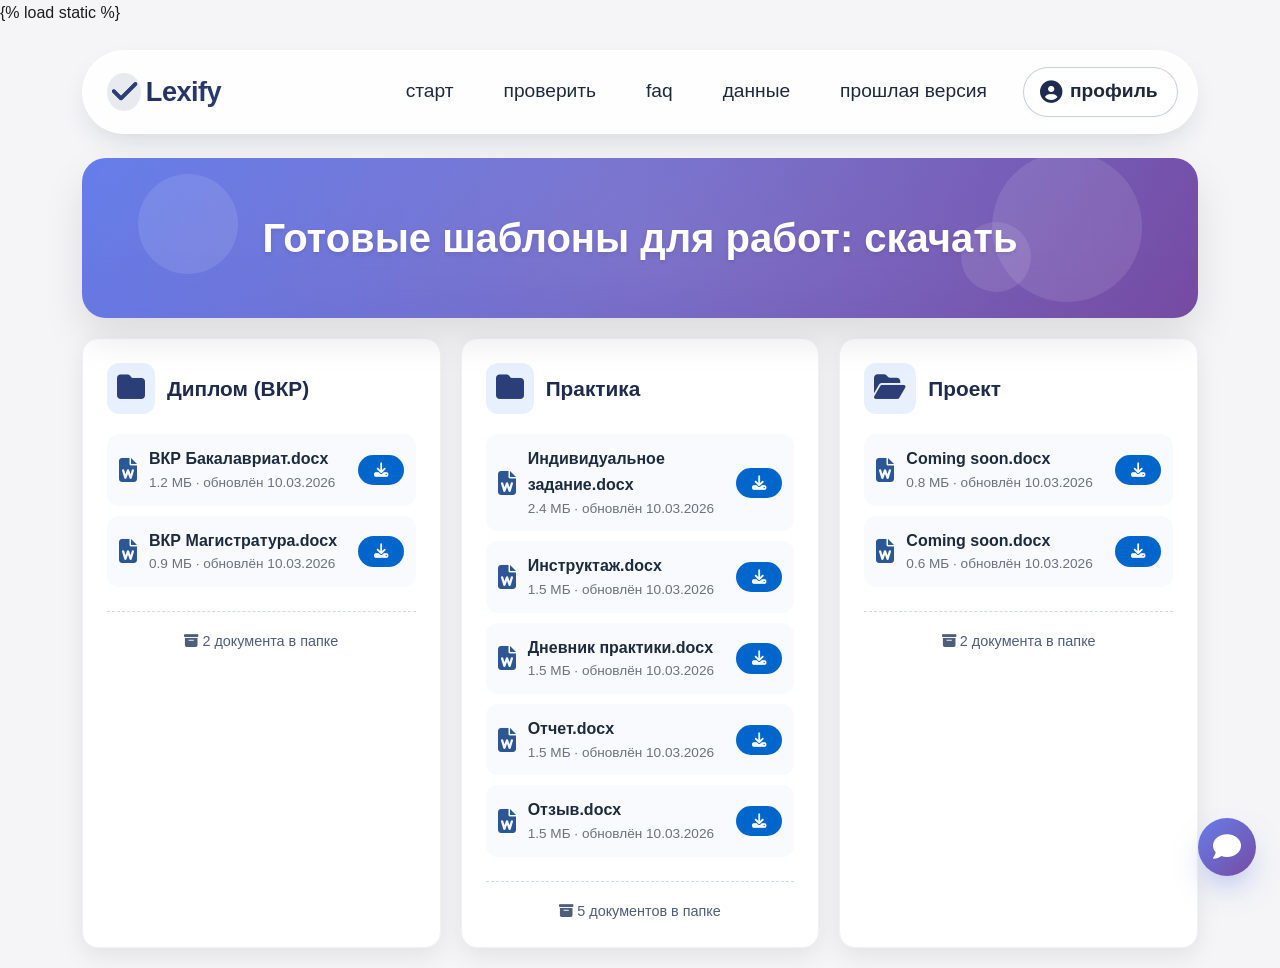
<file: djangoproject/api/templates/templates.html>
<!DOCTYPE html>
<html lang="ru">

<head>
    <meta charset="UTF-8">
    <meta name="viewport" content="width=device-width, initial-scale=1.0">
    <meta name="yandex-verification" content="247f21928a1f1467" />
    <title>Lexify — Проверка документов</title>

    {% load static %}

    <link rel="manifest" href="https://check.lexiqo.ru/static/file/manifest.json" crossorigin="use-credentials" />

    <link rel="icon" type="image/x-icon" href="https://check.lexiqo.ru/static/img/fav.png">
    <link rel="apple-touch-icon" href="https://check.lexiqo.ru/static/img/fav.ico">
    <link rel="icon" type="image/svg+xml" href="https://check.lexiqo.ru/static/img/fav.svg">

    <meta name="description" content="Проверим курсовую или диплом за секунды!" />
    <meta name="application-name" content="Lexify" lang="ru" />
    <meta name="application-name" content="Lexify" lang="en" />
    <meta name="keywords" content="spellcheck,grammar,document" />
    <meta name="robots" content="index, follow" />
    <meta name="author" content="Alexander Plesovskikh" />

    <meta property="og:title" content="Lexify" />
    <meta property="og:description" content="Проверим курсовую или диплом за секунды!" />
    <meta property="og:image" content="https://check.lexiqo.ru/static/img/poster.jpg" />
    <meta property="og:url" content="https://check.lexiqo.ru" />
    <meta property="og:type" content="website" />
    <meta property="og:site_name" content="Проверим курсовую или диплом за секунды!" />
    <meta property="og:locale" content="ru" />

    <meta name="twitter:card" content="summary_large_image" />
    <meta name="twitter:title" content="Lexify" />
    <meta name="twitter:description" content="Проверим курсовую или диплом за секунды!" />
    <meta name="twitter:image" content="https://check.lexiqo.ru/static/img/poster.jpg" />

    <style>
        /* Bootstrap-like Grid System with CSS Grid */
        .grid {
            display: grid;
            grid-template-columns: repeat(12, 1fr);
            gap: 24px;
            /* Bootstrap default gutter */
        }

        /* Container */
        .container {
            width: 100%;
            padding-right: 12px;
            padding-left: 12px;
            margin-right: auto;
            margin-left: auto;
        }

        /* Responsive containers */
        @media (min-width: 576px) {
            .container {
                max-width: 540px;
            }
        }

        @media (min-width: 768px) {
            .container {
                max-width: 720px;
            }
        }

        @media (min-width: 992px) {
            .container {
                max-width: 960px;
            }
        }

        @media (min-width: 1200px) {
            .container {
                max-width: 1140px;
            }
        }

        @media (min-width: 1400px) {
            .container {
                max-width: 1320px;
            }
        }

        /* Row - grid wrapper */
        .row {
            display: grid;
            grid-template-columns: repeat(12, 1fr);
            gap: 24px;
        }

        /* Column classes */
        .col-1 {
            grid-column: span 1;
        }

        .col-2 {
            grid-column: span 2;
        }

        .col-3 {
            grid-column: span 3;
        }

        .col-4 {
            grid-column: span 4;
        }

        .col-5 {
            grid-column: span 5;
        }

        .col-6 {
            grid-column: span 6;
        }

        .col-7 {
            grid-column: span 7;
        }

        .col-8 {
            grid-column: span 8;
        }

        .col-9 {
            grid-column: span 9;
        }

        .col-10 {
            grid-column: span 10;
        }

        .col-11 {
            grid-column: span 11;
        }

        .col-12 {
            grid-column: span 12;
        }

        /* Responsive columns */
        @media (min-width: 576px) {
            .col-sm-1 {
                grid-column: span 1;
            }

            .col-sm-2 {
                grid-column: span 2;
            }

            .col-sm-3 {
                grid-column: span 3;
            }

            .col-sm-4 {
                grid-column: span 4;
            }

            .col-sm-5 {
                grid-column: span 5;
            }

            .col-sm-6 {
                grid-column: span 6;
            }

            .col-sm-7 {
                grid-column: span 7;
            }

            .col-sm-8 {
                grid-column: span 8;
            }

            .col-sm-9 {
                grid-column: span 9;
            }

            .col-sm-10 {
                grid-column: span 10;
            }

            .col-sm-11 {
                grid-column: span 11;
            }

            .col-sm-12 {
                grid-column: span 12;
            }
        }

        @media (min-width: 768px) {
            .col-md-1 {
                grid-column: span 1;
            }

            .col-md-2 {
                grid-column: span 2;
            }

            .col-md-3 {
                grid-column: span 3;
            }

            .col-md-4 {
                grid-column: span 4;
            }

            .col-md-5 {
                grid-column: span 5;
            }

            .col-md-6 {
                grid-column: span 6;
            }

            .col-md-7 {
                grid-column: span 7;
            }

            .col-md-8 {
                grid-column: span 8;
            }

            .col-md-9 {
                grid-column: span 9;
            }

            .col-md-10 {
                grid-column: span 10;
            }

            .col-md-11 {
                grid-column: span 11;
            }

            .col-md-12 {
                grid-column: span 12;
            }
        }

        @media (min-width: 992px) {
            .col-lg-1 {
                grid-column: span 1;
            }

            .col-lg-2 {
                grid-column: span 2;
            }

            .col-lg-3 {
                grid-column: span 3;
            }

            .col-lg-4 {
                grid-column: span 4;
            }

            .col-lg-5 {
                grid-column: span 5;
            }

            .col-lg-6 {
                grid-column: span 6;
            }

            .col-lg-7 {
                grid-column: span 7;
            }

            .col-lg-8 {
                grid-column: span 8;
            }

            .col-lg-9 {
                grid-column: span 9;
            }

            .col-lg-10 {
                grid-column: span 10;
            }

            .col-lg-11 {
                grid-column: span 11;
            }

            .col-lg-12 {
                grid-column: span 12;
            }
        }

        @media (min-width: 1200px) {
            .col-xl-1 {
                grid-column: span 1;
            }

            .col-xl-2 {
                grid-column: span 2;
            }

            .col-xl-3 {
                grid-column: span 3;
            }

            .col-xl-4 {
                grid-column: span 4;
            }

            .col-xl-5 {
                grid-column: span 5;
            }

            .col-xl-6 {
                grid-column: span 6;
            }

            .col-xl-7 {
                grid-column: span 7;
            }

            .col-xl-8 {
                grid-column: span 8;
            }

            .col-xl-9 {
                grid-column: span 9;
            }

            .col-xl-10 {
                grid-column: span 10;
            }

            .col-xl-11 {
                grid-column: span 11;
            }

            .col-xl-12 {
                grid-column: span 12;
            }
        }

        @media (min-width: 1400px) {
            .col-xxl-1 {
                grid-column: span 1;
            }

            .col-xxl-2 {
                grid-column: span 2;
            }

            .col-xxl-3 {
                grid-column: span 3;
            }

            .col-xxl-4 {
                grid-column: span 4;
            }

            .col-xxl-5 {
                grid-column: span 5;
            }

            .col-xxl-6 {
                grid-column: span 6;
            }

            .col-xxl-7 {
                grid-column: span 7;
            }

            .col-xxl-8 {
                grid-column: span 8;
            }

            .col-xxl-9 {
                grid-column: span 9;
            }

            .col-xxl-10 {
                grid-column: span 10;
            }

            .col-xxl-11 {
                grid-column: span 11;
            }

            .col-xxl-12 {
                grid-column: span 12;
            }
        }

        /* Auto layout columns */
        .col-auto {
            grid-column: auto;
        }

        .col {
            grid-column: auto / span 1;
        }

        /* Gutters modifiers */
        .g-0 {
            gap: 0;
        }

        .g-1 {
            gap: 4px;
        }

        .g-2 {
            gap: 8px;
        }

        .g-3 {
            gap: 16px;
        }

        .g-4 {
            gap: 24px;
        }

        .g-5 {
            gap: 48px;
        }

        .gx-0 {
            column-gap: 0;
        }

        .gx-1 {
            column-gap: 4px;
        }

        .gx-2 {
            column-gap: 8px;
        }

        .gx-3 {
            column-gap: 16px;
        }

        .gx-4 {
            column-gap: 24px;
        }

        .gx-5 {
            column-gap: 48px;
        }

        .gy-0 {
            row-gap: 0;
        }

        .gy-1 {
            row-gap: 4px;
        }

        .gy-2 {
            row-gap: 8px;
        }

        .gy-3 {
            row-gap: 16px;
        }

        .gy-4 {
            row-gap: 24px;
        }

        .gy-5 {
            row-gap: 48px;
        }

        /* Offset classes */
        .offset-1 {
            margin-left: 8.333333%;
        }

        .offset-2 {
            margin-left: 16.666667%;
        }

        .offset-3 {
            margin-left: 25%;
        }

        .offset-4 {
            margin-left: 33.333333%;
        }

        .offset-5 {
            margin-left: 41.666667%;
        }

        .offset-6 {
            margin-left: 50%;
        }

        .offset-7 {
            margin-left: 58.333333%;
        }

        .offset-8 {
            margin-left: 66.666667%;
        }

        .offset-9 {
            margin-left: 75%;
        }

        .offset-10 {
            margin-left: 83.333333%;
        }

        .offset-11 {
            margin-left: 91.666667%;
        }

        /* Responsive offsets */
        @media (min-width: 576px) {
            .offset-sm-1 {
                margin-left: 8.333333%;
            }

            .offset-sm-2 {
                margin-left: 16.666667%;
            }

            .offset-sm-3 {
                margin-left: 25%;
            }

            .offset-sm-4 {
                margin-left: 33.333333%;
            }

            .offset-sm-5 {
                margin-left: 41.666667%;
            }

            .offset-sm-6 {
                margin-left: 50%;
            }

            .offset-sm-7 {
                margin-left: 58.333333%;
            }

            .offset-sm-8 {
                margin-left: 66.666667%;
            }

            .offset-sm-9 {
                margin-left: 75%;
            }

            .offset-sm-10 {
                margin-left: 83.333333%;
            }

            .offset-sm-11 {
                margin-left: 91.666667%;
            }
        }

        @media (min-width: 768px) {
            .offset-md-1 {
                margin-left: 8.333333%;
            }

            .offset-md-2 {
                margin-left: 16.666667%;
            }

            .offset-md-3 {
                margin-left: 25%;
            }

            .offset-md-4 {
                margin-left: 33.333333%;
            }

            .offset-md-5 {
                margin-left: 41.666667%;
            }

            .offset-md-6 {
                margin-left: 50%;
            }

            .offset-md-7 {
                margin-left: 58.333333%;
            }

            .offset-md-8 {
                margin-left: 66.666667%;
            }

            .offset-md-9 {
                margin-left: 75%;
            }

            .offset-md-10 {
                margin-left: 83.333333%;
            }

            .offset-md-11 {
                margin-left: 91.666667%;
            }
        }

        @media (min-width: 992px) {
            .offset-lg-1 {
                margin-left: 8.333333%;
            }

            .offset-lg-2 {
                margin-left: 16.666667%;
            }

            .offset-lg-3 {
                margin-left: 25%;
            }

            .offset-lg-4 {
                margin-left: 33.333333%;
            }

            .offset-lg-5 {
                margin-left: 41.666667%;
            }

            .offset-lg-6 {
                margin-left: 50%;
            }

            .offset-lg-7 {
                margin-left: 58.333333%;
            }

            .offset-lg-8 {
                margin-left: 66.666667%;
            }

            .offset-lg-9 {
                margin-left: 75%;
            }

            .offset-lg-10 {
                margin-left: 83.333333%;
            }

            .offset-lg-11 {
                margin-left: 91.666667%;
            }
        }

        @media (min-width: 1200px) {
            .offset-xl-1 {
                margin-left: 8.333333%;
            }

            .offset-xl-2 {
                margin-left: 16.666667%;
            }

            .offset-xl-3 {
                margin-left: 25%;
            }

            .offset-xl-4 {
                margin-left: 33.333333%;
            }

            .offset-xl-5 {
                margin-left: 41.666667%;
            }

            .offset-xl-6 {
                margin-left: 50%;
            }

            .offset-xl-7 {
                margin-left: 58.333333%;
            }

            .offset-xl-8 {
                margin-left: 66.666667%;
            }

            .offset-xl-9 {
                margin-left: 75%;
            }

            .offset-xl-10 {
                margin-left: 83.333333%;
            }

            .offset-xl-11 {
                margin-left: 91.666667%;
            }
        }

        /* Order classes */
        .order-1 {
            order: 1;
        }

        .order-2 {
            order: 2;
        }

        .order-3 {
            order: 3;
        }

        .order-4 {
            order: 4;
        }

        .order-5 {
            order: 5;
        }

        .order-6 {
            order: 6;
        }

        .order-7 {
            order: 7;
        }

        .order-8 {
            order: 8;
        }

        .order-9 {
            order: 9;
        }

        .order-10 {
            order: 10;
        }

        .order-11 {
            order: 11;
        }

        .order-12 {
            order: 12;
        }

        /* Alignment utilities */
        .justify-content-start {
            justify-content: start;
        }

        .justify-content-end {
            justify-content: end;
        }

        .justify-content-center {
            justify-content: center;
        }

        .justify-content-between {
            justify-content: space-between;
        }

        .justify-content-around {
            justify-content: space-around;
        }

        .justify-content-evenly {
            justify-content: space-evenly;
        }

        .align-items-start {
            align-items: start;
        }

        .align-items-end {
            align-items: end;
        }

        .align-items-center {
            align-items: center;
        }

        .align-items-baseline {
            align-items: baseline;
        }

        .align-items-stretch {
            align-items: stretch;
        }

        /* No gutters */
        .row.no-gutters {
            gap: 0;
        }
    </style>
    <style>
        * {
            margin: 0;
            padding: 0;
            box-sizing: border-box;
        }

        body {
            font-family: -apple-system, BlinkMacSystemFont, 'Segoe UI', Roboto, Oxygen, Ubuntu, sans-serif;
            background-color: #f5f5f7;
            color: #1d1d1f;
            line-height: 1.6;
        }

        .containerB {
            max-width: 800px;
            margin: 0 auto;
            padding: 20px;
        }

        header {
            text-align: center;
            margin-bottom: 30px;
            padding-bottom: 20px;
        }

        .logo {
            font-size: 28px;
            font-weight: 700;
            color: #0066cc;
            margin-bottom: 10px;
        }

        .tagline {
            color: #86868b;
            font-size: 18px;
            margin-bottom: 20px;
        }

        .card {
            background: white;
            border-radius: 12px;
            padding: 30px;
            box-shadow: 0 4px 12px rgba(0, 0, 0, 0.05);
            border: 1px solid #e5e5e7;
        }

        .card-title {
            font-size: 20px;
            font-weight: 600;
            margin-bottom: 20px;
            color: #1d1d1f;
            display: flex;
            align-items: center;
            gap: 10px;
        }

        .card-title i {
            color: #0066cc;
        }

        .settings-grid {
            display: grid;
            grid-template-columns: repeat(auto-fit, minmax(200px, 1fr));
            gap: 20px;
            margin-bottom: 10px;
        }

        .setting-group {
            margin-bottom: 0px;
        }

        .setting-label {
            display: block;
            font-weight: 500;
            margin-bottom: 10px;
            color: #515154;
        }

        .select-field {
            width: 100%;
            padding: 12px 16px;
            border-radius: 8px;
            border: 1px solid #d1d1d6;
            background: #f5f5f7;
            font-size: 16px;
            color: #1d1d1f;
            cursor: pointer;
            transition: all 0.2s;
            appearance: none;
            background-image: url("data:image/svg+xml;charset=UTF-8,%3csvg xmlns='http://www.w3.org/2000/svg' viewBox='0 0 24 24' fill='none' stroke='currentColor' stroke-width='2' stroke-linecap='round' stroke-linejoin='round'%3e%3cpolyline points='6 9 12 15 18 9'%3e%3c/polyline%3e%3c/svg%3e");
            background-repeat: no-repeat;
            background-position: right 12px center;
            background-size: 16px;
        }

        .select-field:hover {
            background-color: #e5e5e7;
            border-color: #0066cc;
        }

        .select-field:focus {
            outline: none;
            border-color: #0066cc;
            box-shadow: 0 0 0 3px rgba(0, 102, 204, 0.1);
        }

        .file-upload {
            border: 2px dashed #d1d1d6;
            border-radius: 12px;
            padding: 40px 20px;
            text-align: center;
            transition: all 0.3s;
            cursor: pointer;
            margin-bottom: 20px;
        }

        .file-upload:hover {
            border-color: #0066cc;
            background: #f8f9ff;
        }

        .file-upload.dragover {
            border-color: #0066cc;
            background: #e8f1fd;
        }

        .upload-icon {
            font-size: 48px;
            color: #86868b;
            margin-bottom: 15px;
        }

        .file-input {
            display: none;
        }

        .file-list {
            margin-top: 20px;
        }

        .file-item {
            display: flex;
            align-items: center;
            justify-content: space-between;
            padding: 12px 16px;
            background: #f8f9ff;
            border-radius: 8px;
            margin-bottom: 8px;
            border: 1px solid #e5e5e7;
        }

        .file-info {
            display: flex;
            align-items: center;
            gap: 12px;
            flex: 1;
        }

        .file-icon {
            color: #0066cc;
            font-size: 20px;
        }

        .file-name {
            font-weight: 500;
            word-break: break-all;
        }

        .file-size {
            color: #86868b;
            font-size: 14px;
            margin-left: auto;
            padding-left: 10px;
        }

        .remove-file {
            background: none;
            border: none;
            color: #ff3b30;
            cursor: pointer;
            padding: 5px;
            font-size: 18px;
        }

        .button {
            background: #0066cc;
            color: white;
            border: none;
            padding: 14px 28px;
            border-radius: 10px;
            font-size: 16px;
            font-weight: 500;
            cursor: pointer;
            transition: all 0.2s;
            width: 100%;
            margin-top: 20px;
        }

        .button:hover {
            background: #0055b3;
            transform: translateY(-1px);
        }

        .button:active {
            transform: translateY(0);
        }

        .button:disabled {
            background: #c7c7cc;
            cursor: not-allowed;
            transform: none;
        }

        .button-secondary {
            background: #f5f5f7;
            color: #1d1d1f;
            border: 1px solid #d1d1d6;
        }

        .button-secondary:hover {
            background: #e5e5e7;
        }

        .result-section {
            display: none;
        }

        .result-item {
            background: #f8f9ff;
            border-radius: 10px;
            padding: 20px;
            margin-bottom: 15px;
            border: 1px solid #e5e5e7;
        }

        .result-header {
            display: flex;
            justify-content: space-between;
            align-items: center;
            margin-bottom: 15px;
        }

        .result-status {
            display: inline-flex;
            align-items: center;
            gap: 6px;
            padding: 4px 12px;
            border-radius: 20px;
            font-size: 14px;
            font-weight: 500;
        }

        .status-processing {
            background: #fff3cd;
            color: #856404;
        }

        .status-ready {
            background: #d4edda;
            color: #155724;
        }

        .result-link {
            display: inline-flex;
            align-items: center;
            gap: 8px;
            color: #0066cc;
            text-decoration: none;
            font-weight: 500;
            padding: 8px 16px;
            background: white;
            border-radius: 8px;
            border: 1px solid #e5e5e7;
            transition: all 0.2s;
        }

        .result-link:hover {
            background: #f8f9ff;
            border-color: #0066cc;
        }

        .progress-bar {
            height: 6px;
            background: #e5e5e7;
            border-radius: 3px;
            overflow: hidden;
            margin-top: 15px;
        }

        .progress-fill {
            height: 100%;
            background: #0066cc;
            width: 0%;
            transition: width 0.3s;
        }

        .status-message {
            text-align: center;
            padding: 20px;
            color: #86868b;
        }

        .loading {
            display: none;
            text-align: center;
            padding: 30px;
        }

        .spinner {
            width: 40px;
            height: 40px;
            border: 4px solid #f3f3f3;
            border-top: 4px solid #0066cc;
            border-radius: 50%;
            animation: spin 1s linear infinite;
            margin: 0 auto 20px;
        }

        @keyframes spin {
            0% {
                transform: rotate(0deg);
            }

            100% {
                transform: rotate(360deg);
            }
        }

        .notification {
            position: fixed;
            top: 20px;
            right: 20px;
            padding: 16px 24px;
            border-radius: 10px;
            background: white;
            box-shadow: 0 4px 12px rgba(0, 0, 0, 0.15);
            display: none;
            align-items: center;
            gap: 12px;
            z-index: 1000;
            max-width: 400px;
            animation: slideIn 0.3s ease;
        }

        .notification.success {
            border-left: 4px solid #34c759;
        }

        .notification.error {
            border-left: 4px solid #ff3b30;
        }

        .notification.warning {
            border-left: 4px solid #ff9500;
        }

        @keyframes slideIn {
            from {
                transform: translateX(100%);
                opacity: 0;
            }

            to {
                transform: translateX(0);
                opacity: 1;
            }
        }

        @media (max-width: 600px) {
            .containerB {
                padding: 15px;
            }

            .card {
                padding: 20px;
            }

            .settings-grid {
                grid-template-columns: 1fr;
            }
        }




        .navbar-wrapper {
            width: 100%;
            background: transparent;
            backdrop-filter: none;
            border-radius: 0;
            padding: 0;
            box-shadow: none;
            margin-bottom: 1.5rem;
            margin-top: 1.5rem;
        }

        .navbar {
            background-color: #ffffffdd;
            backdrop-filter: blur(8px);
            -webkit-backdrop-filter: blur(8px);
            border-radius: 60px;
            /* pill shape */
            padding: 0.6rem 1.2rem;
            box-shadow: 0 12px 28px -8px rgba(0, 32, 64, 0.15), inset 0 1px 2px rgba(255, 255, 255, 0.8);
            border: 1px solid rgba(255, 255, 255, 0.6);
            transition: all 0.2s ease;
        }

        .navbar-container {
            display: flex;
            align-items: center;
            justify-content: space-between;
            flex-wrap: wrap;
            width: 100%;
        }

        .brand {
            font-size: 1.7rem;
            font-weight: 650;
            letter-spacing: -0.02em;
            background: linear-gradient(135deg, #1e2b4f, #2c3e77);
            -webkit-background-clip: text;
            background-clip: text;
            color: transparent;
            padding: 0.2rem 0.8rem 0.2rem 0.3rem;
            border-radius: 40px;
            transition: all 0.2s;
            text-decoration: none;
            display: flex;
            align-items: center;
            gap: 0.3rem;
        }

        .brand i {
            font-size: 1.8rem;
            color: #2c3e77;
            background: rgba(44, 62, 119, 0.1);
            border-radius: 50%;
            padding: 0.3rem;
        }

        .nav-toggle {
            display: none;
            /* hidden on desktop */
            font-size: 1.9rem;
            color: #1e2b4f;
            background: rgba(255, 255, 255, 0.5);
            border: 1px transparent rgba(44, 62, 119, 0.2);
            width: 3.2rem;
            height: 3.2rem;
            border-radius: 50%;
            cursor: pointer;
            align-items: center;
            justify-content: center;
            transition: 0.15s;
            box-shadow: 0 4px 10px rgba(0, 0, 0, 0.02);
        }

        .nav-toggle:hover {
            background: #ffffff;
            border-color: #2c3e77;
        }

        .nav-menu {
            display: flex;
            align-items: center;
            gap: 0.5rem;
            flex-wrap: wrap;
        }

        .nav-links {
            display: flex;
            align-items: center;
            gap: 0.2rem;
            list-style: none;
            margin: 0;
            padding: 0;
            flex-wrap: wrap;
        }

        .nav-item {
            padding: 0.3rem 0.2rem;
        }

        .nav-link {
            font-size: 1.2rem;
            font-weight: 520;
            padding: 0.65rem 1.2rem;
            border-radius: 40px;
            /* rounded buttons inside navbar */
            background: transparent;
            color: #1e293b;
            text-decoration: none;
            display: inline-flex;
            align-items: center;
            gap: 0.3rem;
            transition: all 0.2s;
            white-space: nowrap;
            border: 1px solid transparent;
        }

        .nav-link i {
            font-size: 1rem;
            color: #4f5e7b;
        }

        .nav-link:hover {
            background: rgba(44, 62, 119, 0.08);
            border-color: rgba(44, 62, 119, 0.2);
            color: #0f172b;
        }

        .profile-item {
            margin-left: 0.3rem;
        }

        .profile-link {
            background: #ffffff;
            border: 1px solid rgba(44, 62, 119, 0.25);
            border-radius: 50px;
            padding: 0.55rem 1.2rem 0.55rem 1rem;
            font-weight: 550;
            gap: 0.5rem;
            box-shadow: 0 2px 6px rgba(0, 0, 0, 0.02);
        }

        .profile-link i {
            font-size: 1.4rem;
            color: #1e2b4f;
        }

        .profile-link:hover {
            background: #f5f8ff;
            border-color: #2c3e77;
        }

        @media screen and (max-width: 780px) {
            .navbar {
                border-radius: 40px;
                padding: 0.5rem 1rem;
            }

            .navbar-container {
                position: relative;
            }

            .nav-toggle {
                display: flex;
                order: 3;
            }

            .brand {
                order: 1;
                font-size: 1.5rem;
            }

            .nav-menu {
                order: 4;
                width: 100%;
                flex-direction: column;
                align-items: stretch;
                background: rgba(255, 255, 255, 0.85);
                backdrop-filter: blur(16px);
                -webkit-backdrop-filter: blur(16px);
                margin-top: 1rem;
                padding: 1rem 0.8rem;
                border-radius: 40px;
                border: 1px solid rgba(255, 255, 255, 0.8);
                display: none;
                /* hidden until toggle */
            }

            #nav-toggle-checkbox:checked~.nav-menu {
                display: flex;
            }

            .nav-links {
                flex-direction: column;
                align-items: stretch;
                width: 100%;
                gap: 0.3rem;
            }

            .nav-item {
                width: 100%;
                padding: 0.2rem 0;
            }

            .nav-link {
                width: 100%;
                justify-content: flex-start;
                padding: 0.9rem 1.5rem;
                background: rgba(255, 255, 255, 0.3);
                border: 1px solid transparent;
            }

            .profile-item {
                margin-left: 0;
                margin-top: 0.3rem;
                width: 100%;
            }

            .profile-link {
                justify-content: center;
                background: #ffffffcc;
                width: 100%;
            }
        }




        /*Banner*/

        /* Анимированный баннер для главной страницы */
        .hero-banner {
            background: linear-gradient(135deg, #667eea 0%, #764ba2 100%);
            border-radius: 24px;
            padding: 3rem 2rem;
            margin-bottom: 0rem;
            position: relative;
            overflow: hidden;
            box-shadow: 0 20px 40px rgba(0, 0, 0, 0.1);
            animation: bannerAppear 0.8s ease-out;
        }

        .blueban {
            background: linear-gradient(135deg, #667eea 0%, #2490dd 100%);
        }

        .hero-banner::before {
            content: '';
            position: absolute;
            top: -50%;
            right: -50%;
            width: 200%;
            height: 200%;
            background: radial-gradient(circle, rgba(255, 255, 255, 0.1) 0%, transparent 50%);
            animation: rotate 20s linear infinite;
        }

        .hero-banner::after {
            content: '';
            position: absolute;
            bottom: -20px;
            left: 0;
            width: 100%;
            height: 40px;
            background: inherit;
            filter: blur(20px);
            opacity: 0.4;
        }

        .banner-content {
            position: relative;
            z-index: 2;
            color: white;
            max-width: 800px;
            margin: 0 auto;
            text-align: center;
        }

        .banner-title {
            font-size: 2.5rem;
            font-weight: 700;
            margin-bottom: 1rem;
            animation: slideUp 0.6s ease-out 0.2s both;
            text-shadow: 0 2px 4px rgba(0, 0, 0, 0.1);
        }

        .banner-subtitle {
            font-size: 1.2rem;
            margin-bottom: 2rem;
            opacity: 0.9;
            animation: slideUp 0.6s ease-out 0.3s both;
        }

        .banner-stats {
            display: flex;
            justify-content: center;
            gap: 3rem;
            margin-bottom: 2rem;
            animation: slideUp 0.6s ease-out 0.4s both;
        }

        .stat-item {
            text-align: center;
        }

        .stat-number {
            font-size: 2rem;
            font-weight: 700;
            display: block;
            line-height: 1.2;
        }

        .stat-label {
            font-size: 0.9rem;
            opacity: 0.8;
            text-transform: uppercase;
            letter-spacing: 1px;
        }

        .banner-button {
            display: inline-block;
            padding: 1rem 2.5rem;
            background: white;
            color: #667eea;
            text-decoration: none;
            border-radius: 50px;
            font-weight: 600;
            font-size: 1.1rem;
            transition: all 0.3s ease;
            box-shadow: 0 4px 15px rgba(0, 0, 0, 0.2);
            animation: slideUp 0.6s ease-out 0.5s both;
            position: relative;
            overflow: hidden;
        }

        .banner-button:hover {
            transform: translateY(-2px);
            box-shadow: 0 6px 20px rgba(0, 0, 0, 0.3);
        }

        .banner-button:active {
            transform: translateY(0);
        }

        .banner-button::before {
            content: '';
            position: absolute;
            top: 50%;
            left: 50%;
            width: 0;
            height: 0;
            border-radius: 50%;
            background: rgba(102, 126, 234, 0.2);
            transform: translate(-50%, -50%);
            transition: width 0.6s, height 0.6s;
        }

        .banner-button:hover::before {
            width: 300px;
            height: 300px;
        }

        .floating-elements {
            position: absolute;
            top: 0;
            left: 0;
            width: 100%;
            height: 100%;
            pointer-events: none;
            z-index: 1;
        }

        .floating-element {
            position: absolute;
            background: rgba(255, 255, 255, 0.1);
            border-radius: 50%;
            animation: float 6s ease-in-out infinite;
        }

        .floating-element:nth-child(1) {
            width: 100px;
            height: 100px;
            top: 10%;
            left: 5%;
            animation-delay: 0s;
        }

        .floating-element:nth-child(2) {
            width: 150px;
            height: 150px;
            bottom: 10%;
            right: 5%;
            animation-delay: 2s;
        }

        .floating-element:nth-child(3) {
            width: 70px;
            height: 70px;
            top: 40%;
            right: 15%;
            animation-delay: 1s;
        }

        @keyframes bannerAppear {
            from {
                opacity: 0;
                transform: scale(0.95);
            }

            to {
                opacity: 1;
                transform: scale(1);
            }
        }

        @keyframes slideUp {
            from {
                opacity: 0;
                transform: translateY(30px);
            }

            to {
                opacity: 1;
                transform: translateY(0);
            }
        }

        @keyframes float {

            0%,
            100% {
                transform: translateY(0) rotate(0deg);
            }

            50% {
                transform: translateY(-20px) rotate(5deg);
            }
        }

        @keyframes rotate {
            from {
                transform: rotate(0deg);
            }

            to {
                transform: rotate(360deg);
            }
        }

        /* Медиа-запросы для мобильных устройств */
        @media (max-width: 768px) {
            .hero-banner {
                padding: 2rem 1rem;
            }

            .banner-title {
                font-size: 1.8rem;
            }

            .banner-stats {
                flex-direction: column;
                gap: 1rem;
            }

            .stat-item {
                text-align: center;
            }

            .floating-element {
                opacity: 0.3;
            }
        }
    </style>
    <link rel="stylesheet" href="https://cdnjs.cloudflare.com/ajax/libs/font-awesome/6.4.0/css/all.min.css">
</head>

<body>

    <div class="container">



        <div class="navbar-wrapper">

            <nav class="navbar">
                <div class="navbar-container">
                    <input type="checkbox" id="nav-toggle-checkbox" style="display: none;">

                    <a href="/" class="brand">
                        <i class="fas fa-check"></i> Lexify
                    </a>

                    <label for="nav-toggle-checkbox" class="nav-toggle" aria-label="toggle menu">
                        <i class="fas fa-bars"></i>
                    </label>

                    <div class="nav-menu">
                        <ul class="nav-links">
                            <li class="nav-item"><a href="/" class="nav-link">старт</a></li>
                            <li class="nav-item"><a href="/doc" class="nav-link">проверить</a></li>
                            <li class="nav-item"><a href="/faq" class="nav-link">faq</a></li>
                            <li class="nav-item"><a href="/stats" class="nav-link">данные</a></li>
                            <li class="nav-item"><a href="https://app.lexiqo.ru/oldcheck" class="nav-link">прошлая
                                    версия</a></li>
                        </ul>

                        <div class="profile-item">
                            <a href="/profile" class="nav-link profile-link">
                                <i class="fas fa-user-circle"></i> профиль
                            </a>
                        </div>
                    </div>
                </div>
            </nav>

        </div>


        <div style="position: fixed; bottom: 24px; right: 24px; z-index: 9999;">
            <a href="https://chat.lexiqo.ru"
                style="display: flex; align-items: center; justify-content: center; width: 58px; height: 58px; background: linear-gradient(135deg, #667eea 0%, #764ba2 100%); border-radius: 50%; cursor: pointer; transition: all 0.3s cubic-bezier(0.175, 0.885, 0.32, 1.275); box-shadow: 0 15px 30px -8px rgba(102, 126, 234, 0.5); text-decoration: none;"
                onmouseover="this.style.transform='scale(1.12) rotate(5deg)'; this.style.boxShadow='0 20px 35px -5px rgba(102, 126, 234, 0.7)'"
                onmouseout="this.style.transform='scale(1) rotate(0deg)'; this.style.boxShadow='0 15px 30px -8px rgba(102, 126, 234, 0.5)'"
                target="_blank" rel="noopener noreferrer">
                <i class="fas fa-comment" style="font-size: 28px; color: white;"></i>
            </a>
        </div>




        <div class="row">


            <!-- Анимированный баннер для главной страницы - вставьте после navbar-wrapper или в начало .row -->
            <div class="col-12">
                <div class="hero-banner">
                    <div class="floating-elements">
                        <div class="floating-element"></div>
                        <div class="floating-element"></div>
                        <div class="floating-element"></div>
                    </div>
                    <div class="banner-content">
                        <h1 class="banner-title" style="margin-bottom:0rem;">Готовые шаблоны для работ: скачать</h1>
                    </div>
                </div>
            </div>

        </div>



        <div class="row"
            style="display: flex; flex-wrap: wrap; gap: 20px; margin: 20px 0; font-family: -apple-system, BlinkMacSystemFont, 'Segoe UI', Roboto, sans-serif;">
            <!-- Card 1: Work 1 & Work 2 as folders -->
            <div
                style="flex: 1 1 300px; background: white; border-radius: 16px; padding: 24px; box-shadow: 0 8px 24px rgba(0,0,0,0.08); border: 1px solid #eef2f6;">
                <div style="display: flex; align-items: center; gap: 12px; margin-bottom: 20px;">
                    <div style="background: #e8f0fe; border-radius: 12px; padding: 10px;"><i class="fas fa-folder"
                            style="font-size: 28px; color: #2c3e77;"></i></div>
                    <h3 style="margin: 0; font-size: 1.3rem; font-weight: 600; color: #1e2b4f;">Диплом (ВКР)</h3>
                </div>

                <div style="margin-bottom: 24px;">
                    <!-- Work 1 folder item -->
                    <div
                        style="display: flex; align-items: center; justify-content: space-between; padding: 12px; background: #f8fafd; border-radius: 12px; margin-bottom: 10px;">
                        <div style="display: flex; align-items: center; gap: 12px;">
                            <i class="fas fa-file-word" style="font-size: 24px; color: #2b5797;"></i>
                            <div>
                                <div style="font-weight: 600; color: #1d2b3e;">ВКР Бакалавриат.docx</div>
                                <div style="font-size: 0.85rem; color: #6b7280;">1.2 МБ · обновлён 10.03.2026</div>
                            </div>
                        </div>
                        <a href="https://www.hse.ru/data/2019/11/25/1518615805/%D0%A8%D0%B0%D0%B1%D0%BB%D0%BE%D0%BD%D1%8B%20%D0%97%D0%B0%D1%8F%D0%B2%D0%BB%D0%B5%D0%BD%D0%B8%D0%B5%20%D0%92%D0%9A%D0%A0.docx"
                            style="background: #0066cc; color: white; padding: 8px 16px; border-radius: 30px; text-decoration: none; font-size: 0.9rem; font-weight: 500; display: inline-flex; align-items: center; gap: 6px;"><i
                                class="fas fa-download"></i></a>
                    </div>
                    <!-- Work 2 folder item -->
                    <div
                        style="display: flex; align-items: center; justify-content: space-between; padding: 12px; background: #f8fafd; border-radius: 12px;">
                        <div style="display: flex; align-items: center; gap: 12px;">
                            <i class="fas fa-file-word" style="font-size: 24px; color: #2b5797;"></i>
                            <div>
                                <div style="font-weight: 600; color: #1d2b3e;">ВКР Магистратура.docx</div>
                                <div style="font-size: 0.85rem; color: #6b7280;">0.9 МБ · обновлён 10.03.2026</div>
                            </div>
                        </div>
                        <a href="https://www.hse.ru/data/2017/10/15/1159286253/%D0%A2%D0%B8%D1%82%D1%83%D0%BB%D1%8C%D0%BD%D1%8B%D0%B9_%D0%BB%D0%B8%D1%81%D1%82_%D0%92%D0%9A%D0%A0_%D0%9C%D0%9A%D0%A1.docx"
                            style="background: #0066cc; color: white; padding: 8px 16px; border-radius: 30px; text-decoration: none; font-size: 0.9rem; font-weight: 500; display: inline-flex; align-items: center; gap: 6px;"><i
                                class="fas fa-download"></i></a>
                    </div>
                </div>
                <div style="border-top: 1px dashed #d0dae8; padding-top: 16px; text-align: center;">
                    <span style="color: #4f5e7b; font-size: 0.9rem;"><i class="fas fa-archive"></i> 2 документа в
                        папке</span>
                </div>
            </div>

            <!-- Card 2: Work 3 & Work 4 as folders -->
            <div
                style="flex: 1 1 300px; background: white; border-radius: 16px; padding: 24px; box-shadow: 0 8px 24px rgba(0,0,0,0.08); border: 1px solid #eef2f6;">
                <div style="display: flex; align-items: center; gap: 12px; margin-bottom: 20px;">
                    <div style="background: #e8f0fe; border-radius: 12px; padding: 10px;"><i class="fas fa-folder"
                            style="font-size: 28px; color: #2c3e77;"></i></div>
                    <h3 style="margin: 0; font-size: 1.3rem; font-weight: 600; color: #1e2b4f;">Практика</h3>
                </div>

                <div style="margin-bottom: 24px;">
                    <!-- Work 3 folder item -->
                    <div
                        style="display: flex; align-items: center; justify-content: space-between; padding: 12px; background: #f8fafd; border-radius: 12px; margin-bottom: 10px;">
                        <div style="display: flex; align-items: center; gap: 12px;">
                            <i class="fas fa-file-word" style="font-size: 24px; color: #2b5797;"></i>
                            <div>
                                <div style="font-weight: 600; color: #1d2b3e;">Индивидуальное задание.docx</div>
                                <div style="font-size: 0.85rem; color: #6b7280;">2.4 МБ · обновлён 10.03.2026</div>
                            </div>
                        </div>
                        <a href="https://www.hse.ru/data/2025/06/11/2003299506/%D0%9F%D1%80%D0%B8%D0%BC%D0%B5%D1%80%20%D0%B8%D0%BD%D0%B4%D0%B8%D0%B2%D0%B8%D0%B4%D1%83%D0%B0%D0%BB%D1%8C%D0%BD%D0%BE%D0%B3%D0%BE%20%D0%B7%D0%B0%D0%B4%D0%B0%D0%BD%D0%B8%D1%8F.docx"
                            style="background: #0066cc; color: white; padding: 8px 16px; border-radius: 30px; text-decoration: none; font-size: 0.9rem; font-weight: 500; display: inline-flex; align-items: center; gap: 6px;"><i
                                class="fas fa-download"></i></a>
                    </div>
                    <!-- Work 4 folder item -->
                    <div
                        style="display: flex; align-items: center; justify-content: space-between; padding: 12px; background: #f8fafd; border-radius: 12px; margin-bottom: 10px;">
                        <div style="display: flex; align-items: center; gap: 12px;">
                            <i class="fas fa-file-word" style="font-size: 24px; color: #2b5797;"></i>
                            <div>
                                <div style="font-weight: 600; color: #1d2b3e;">Инструктаж.docx</div>
                                <div style="font-size: 0.85rem; color: #6b7280;">1.5 МБ · обновлён 10.03.2026</div>
                            </div>
                        </div>
                        <a href="https://www.hse.ru/data/2025/06/11/2003299402/%D0%A8%D0%B0%D0%B1%D0%BB%D0%BE%D0%BD_%D0%98%D0%BD%D1%81%D1%82%D1%80%D1%83%D0%BA%D1%82%D0%B0%D0%B6.docx"
                            style="background: #0066cc; color: white; padding: 8px 16px; border-radius: 30px; text-decoration: none; font-size: 0.9rem; font-weight: 500; display: inline-flex; align-items: center; gap: 6px;"><i
                                class="fas fa-download"></i></a>
                    </div>

                    <!---->
                    <div
                        style="display: flex; align-items: center; justify-content: space-between; padding: 12px; background: #f8fafd; border-radius: 12px; margin-bottom: 10px;">
                        <div style="display: flex; align-items: center; gap: 12px;">
                            <i class="fas fa-file-word" style="font-size: 24px; color: #2b5797;"></i>
                            <div>
                                <div style="font-weight: 600; color: #1d2b3e;">Дневник практики.docx</div>
                                <div style="font-size: 0.85rem; color: #6b7280;">1.5 МБ · обновлён 10.03.2026</div>
                            </div>
                        </div>
                        <a href="https://www.hse.ru/data/2025/06/11/2003299406/%D0%A8%D0%B0%D0%B1%D0%BB%D0%BE%D0%BD_%D0%94%D0%BD%D0%B5%D0%B2%D0%BD%D0%B8%D0%BA%20%D0%BF%D1%80%D0%B0%D0%BA%D1%82%D0%B8%D0%BA%D0%B8.docx"
                            style="background: #0066cc; color: white; padding: 8px 16px; border-radius: 30px; text-decoration: none; font-size: 0.9rem; font-weight: 500; display: inline-flex; align-items: center; gap: 6px;"><i
                                class="fas fa-download"></i></a>
                    </div>
                    <!---->
                    <div
                        style="display: flex; align-items: center; justify-content: space-between; padding: 12px; background: #f8fafd; border-radius: 12px; margin-bottom: 10px;">
                        <div style="display: flex; align-items: center; gap: 12px;">
                            <i class="fas fa-file-word" style="font-size: 24px; color: #2b5797;"></i>
                            <div>
                                <div style="font-weight: 600; color: #1d2b3e;">Отчет.docx</div>
                                <div style="font-size: 0.85rem; color: #6b7280;">1.5 МБ · обновлён 10.03.2026</div>
                            </div>
                        </div>
                        <a href="https://www.hse.ru/data/2025/06/11/2003299436/%D0%A8%D0%B0%D0%B1%D0%BB%D0%BE%D0%BD_%D0%9E%D1%82%D1%87%D0%B5%D1%82%20%D0%BF%D0%BE%20%D0%BF%D1%80%D0%B0%D0%BA%D1%82%D0%B8%D0%BA%D0%B5.docx"
                            style="background: #0066cc; color: white; padding: 8px 16px; border-radius: 30px; text-decoration: none; font-size: 0.9rem; font-weight: 500; display: inline-flex; align-items: center; gap: 6px;"><i
                                class="fas fa-download"></i></a>
                    </div>
                    <!---->
                    <div
                        style="display: flex; align-items: center; justify-content: space-between; padding: 12px; background: #f8fafd; border-radius: 12px;">
                        <div style="display: flex; align-items: center; gap: 12px;">
                            <i class="fas fa-file-word" style="font-size: 24px; color: #2b5797;"></i>
                            <div>
                                <div style="font-weight: 600; color: #1d2b3e;">Отзыв.docx</div>
                                <div style="font-size: 0.85rem; color: #6b7280;">1.5 МБ · обновлён 10.03.2026</div>
                            </div>
                        </div>
                        <a href="https://www.hse.ru/data/2025/06/11/2003299350/%D0%A1%D1%82%D1%80%D1%83%D0%BA%D1%82%D1%83%D1%80%D0%B0%20%D0%BE%D1%82%D0%B7%D1%8B%D0%B2%D0%B0%20%D0%BE%20%D0%BF%D1%80%D0%B0%D0%BA%D1%82%D0%B8%D0%BA%D0%B5.docx"
                            style="background: #0066cc; color: white; padding: 8px 16px; border-radius: 30px; text-decoration: none; font-size: 0.9rem; font-weight: 500; display: inline-flex; align-items: center; gap: 6px;"><i
                                class="fas fa-download"></i></a>
                    </div>
                </div>
                <div style="border-top: 1px dashed #d0dae8; padding-top: 16px; text-align: center;">
                    <span style="color: #4f5e7b; font-size: 0.9rem;"><i class="fas fa-archive"></i> 5 документов в
                        папке</span>
                </div>
            </div>

            <!-- Card 3: Additional works (Work 5 & Work 6) to show folder concept extended -->
            <div
                style="flex: 1 1 300px; background: white; border-radius: 16px; padding: 24px; box-shadow: 0 8px 24px rgba(0,0,0,0.08); border: 1px solid #eef2f6;">
                <div style="display: flex; align-items: center; gap: 12px; margin-bottom: 20px;">
                    <div style="background: #e8f0fe; border-radius: 12px; padding: 10px;"><i class="fas fa-folder-open"
                            style="font-size: 28px; color: #2c3e77;"></i></div>
                    <h3 style="margin: 0; font-size: 1.3rem; font-weight: 600; color: #1e2b4f;">Проект</h3>
                </div>

                <div style="margin-bottom: 24px;">
                    <!-- Work 5 folder item -->
                    <div
                        style="display: flex; align-items: center; justify-content: space-between; padding: 12px; background: #f8fafd; border-radius: 12px; margin-bottom: 10px;">
                        <div style="display: flex; align-items: center; gap: 12px;">
                            <i class="fas fa-file-word" style="font-size: 24px; color: #2b5797;"></i>
                            <div>
                                <div style="font-weight: 600; color: #1d2b3e;">Coming soon.docx</div>
                                <div style="font-size: 0.85rem; color: #6b7280;">0.8 МБ · обновлён 10.03.2026</div>
                            </div>
                        </div>
                        <a href="#"
                            style="background: #0066cc; color: white; padding: 8px 16px; border-radius: 30px; text-decoration: none; font-size: 0.9rem; font-weight: 500; display: inline-flex; align-items: center; gap: 6px;"><i
                                class="fas fa-download"></i></a>
                    </div>
                    <!-- Work 6 folder item -->
                    <div
                        style="display: flex; align-items: center; justify-content: space-between; padding: 12px; background: #f8fafd; border-radius: 12px; margin-bottom: 10px;">
                        <div style="display: flex; align-items: center; gap: 12px;">
                            <i class="fas fa-file-word" style="font-size: 24px; color: #2b5797;"></i>
                            <div>
                                <div style="font-weight: 600; color: #1d2b3e;">Coming soon.docx</div>
                                <div style="font-size: 0.85rem; color: #6b7280;">0.6 МБ · обновлён 10.03.2026</div>
                            </div>
                        </div>
                        <a href="#"
                            style="background: #0066cc; color: white; padding: 8px 16px; border-radius: 30px; text-decoration: none; font-size: 0.9rem; font-weight: 500; display: inline-flex; align-items: center; gap: 6px;"><i
                                class="fas fa-download"></i></a>
                    </div>
                </div>
                <div style="border-top: 1px dashed #d0dae8; padding-top: 16px; text-align: center;">
                    <span style="color: #4f5e7b; font-size: 0.9rem;"><i class="fas fa-archive"></i> 2 документа в
                        папке</span>
                </div>
            </div>
        </div>

        <!---NEW-->



    </div>





    <script>

    </script>
</body>

</html>
</file>
